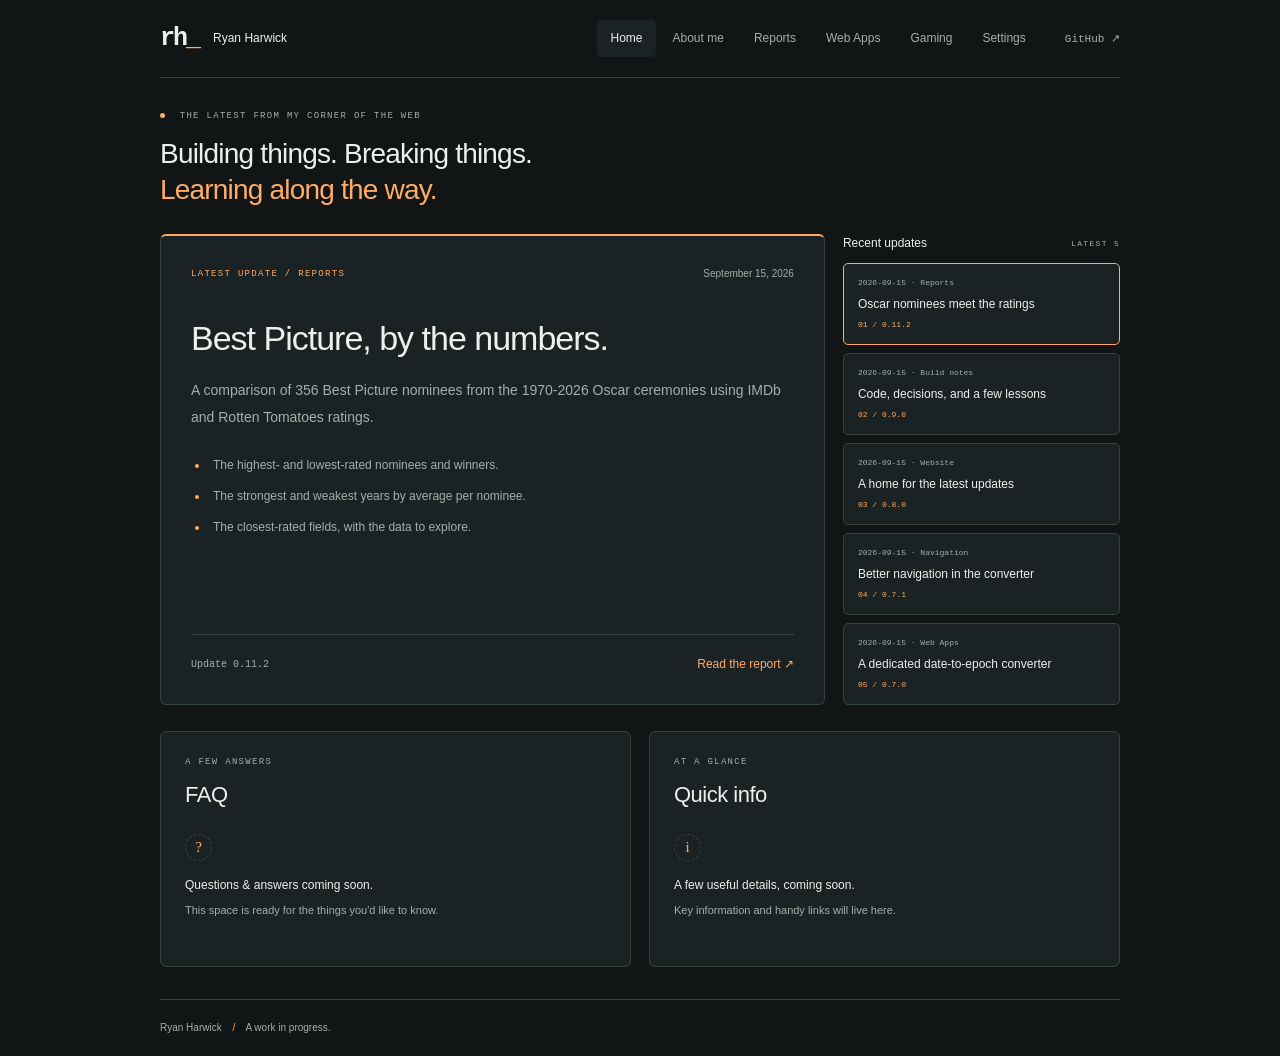
<file: index.html>
<!doctype html>
<html lang="en" data-theme="graphite">
<head>
  <meta charset="utf-8">
  <meta name="viewport" content="width=device-width, initial-scale=1">
  <meta name="description" content="About Ryan Harwick, statistical reports, web apps, and gaming.">
  <title>Ryan Harwick — Home</title>
  <script src="assets/site.js?v=0.9.4"></script>
  <script src="assets/home.js?v=0.11.2" defer></script>
  <link rel="stylesheet" href="assets/site.css?v=0.9.4">
</head>
<body>
  <a class="skip" href="#main">Skip to content</a>
  <div class="shell">
    <header class="header">
      <a class="brand" href="index.html" aria-label="Ryan Harwick, home"><span class="monogram" aria-hidden="true">rh<span>_</span></span><span>Ryan Harwick</span></a>
      <div class="navigation">
        <div class="tabs" role="tablist" aria-label="Site sections">
          <button id="home-tab" type="button" role="tab" aria-selected="true" aria-controls="home-panel" tabindex="0">Home</button>
          <button id="about-tab" type="button" role="tab" aria-selected="false" aria-controls="about-panel" tabindex="-1">About me</button>
          <button id="reports-tab" type="button" role="tab" aria-selected="false" aria-controls="reports-panel" tabindex="-1">Reports</button>
          <button id="web-apps-tab" type="button" role="tab" aria-selected="false" aria-controls="web-apps-panel" tabindex="-1">Web Apps</button>
          <button id="gaming-tab" type="button" role="tab" aria-selected="false" aria-controls="gaming-panel" tabindex="-1">Gaming</button>
          <button id="settings-tab" type="button" role="tab" aria-selected="false" aria-controls="settings-panel" tabindex="-1">Settings</button>
        </div>
        <a class="github" href="https://github.com/RDHarHar" target="_blank" rel="noopener">GitHub ↗</a>
      </div>
    </header>
    <main id="main">
      <section id="home-panel" role="tabpanel" aria-labelledby="home-tab" tabindex="0">
        <div class="home-heading"><p class="eyebrow"><span class="status-dot" aria-hidden="true"></span> The latest from my corner of the web</p><h1>Building things. Breaking things.<br><span>Learning along the way.</span></h1></div>
        <div class="home-updates">
          <article class="featured-update" aria-labelledby="update-title">
            <div class="update-meta"><span class="eyebrow" id="update-category">Latest update / Reports</span><time id="update-date" datetime="2026-09-15">September 15, 2026</time></div>
            <div id="update-content" aria-live="polite" aria-atomic="true"><h2 id="update-title">Best Picture, by the numbers.</h2><p id="update-summary">A comparison of 356 Best Picture nominees from the 1970-2026 Oscar ceremonies using IMDb and Rotten Tomatoes ratings.</p><ul id="update-details"><li>The highest- and lowest-rated nominees and winners.</li><li>The strongest and weakest years by average per nominee.</li><li>The closest-rated fields, with the data to explore.</li></ul></div>
            <div class="update-bottom"><span id="update-version">Update 0.11.2</span><a id="update-link" href="reports/oscar-best-picture.html">Read the report &#8599;</a></div>
          </article>
          <aside class="recent-updates" aria-labelledby="recent-heading"><div class="recent-heading"><h2 id="recent-heading">Recent updates</h2><span class="eyebrow">Latest 5</span></div><ol id="recent-update-list"></ol></aside>
        </div>
        <div class="home-info-grid">
          <section class="home-info" aria-labelledby="faq-heading"><p class="eyebrow">A few answers</p><h2 id="faq-heading">FAQ</h2><div class="home-placeholder"><span aria-hidden="true">?</span><p>Questions & answers coming soon.</p><p class="subtle">This space is ready for the things you'd like to know.</p></div></section>
          <section class="home-info" aria-labelledby="quick-info-heading"><p class="eyebrow">At a glance</p><h2 id="quick-info-heading">Quick info</h2><div class="home-placeholder"><span aria-hidden="true">i</span><p>A few useful details, coming soon.</p><p class="subtle">Key information and handy links will live here.</p></div></section>
        </div>
      </section>
      <section id="about-panel" role="tabpanel" aria-labelledby="about-tab" tabindex="0" hidden>
        <div class="hero">
          <p class="eyebrow"><span class="status-dot" aria-hidden="true"></span> A personal workspace</p>
          <h1 class="tagline">Building things. Breaking things.<br> <span>Learning along the way.</span></h1>
        </div>
        <section aria-labelledby="about-heading">
          <div class="section-heading"><h2 id="about-heading" class="eyebrow">01 / About me</h2><span class="subtle">The person behind the projects.</span></div>
          <div class="profile">
            <div class="portrait-placeholder"><svg viewBox="0 0 64 64" width="48" height="48" fill="none" stroke="currentColor" stroke-width="1.5" aria-hidden="true"><circle cx="32" cy="23" r="10"/><path d="M12 54c0-12 8-19 20-19s20 7 20 19"/></svg><span>Photo coming soon</span></div>
            <div class="bio-placeholder"><p class="eyebrow">Hello, I'm</p><h2>Ryan Harwick</h2><p class="placeholder-label">Biography coming soon</p><p>A little about my background, interests, and the things I enjoy working on will go here.</p></div>
          </div>
          <nav class="resume-links" aria-label="About me pages">
            <a href="about/job-history.html"><span><strong>Job history</strong><small>Roles, experience, and highlights</small></span><span aria-hidden="true">↗</span></a>
            <a href="about/education.html"><span><strong>Education</strong><small>Education and certifications</small></span><span aria-hidden="true">↗</span></a>
            <a href="about/skills.html"><span><strong>Skills</strong><small>Tools, strengths, and expertise</small></span><span aria-hidden="true">↗</span></a>
          </nav>
        </section>
        <section class="contact-section" aria-labelledby="contact-heading"><div><p class="eyebrow">Let's connect</p><h2 id="contact-heading">Contact me</h2></div><div><p>Contact details coming soon.</p><p class="subtle">A place for email and other ways to get in touch.</p></div></section>
      </section>
      <section id="reports-panel" role="tabpanel" aria-labelledby="reports-tab" tabindex="0" hidden>
        <div class="section-intro"><p class="eyebrow">02 / Reports</p><h1>Looking closer<br>at the <span>numbers.</span></h1><p class="intro">A home for statistical reports and analysis.</p></div>
        <a class="project-row" href="reports/oscar-best-picture.html"><div class="project-copy"><span class="category">MOVIES / DATA</span><h3>Best Picture, by the numbers</h3><p>356 nominees. The strongest years, the closest fields, and a few surprises.</p></div><span class="project-type">Read report</span><span class="project-arrow" aria-hidden="true">&#8599;</span></a>
      </section>
      <section id="web-apps-panel" role="tabpanel" aria-labelledby="web-apps-tab" tabindex="0" hidden>
        <div class="section-intro"><p class="eyebrow">03 / Web Apps</p><h1>Ideas you can<br><span>interact with.</span></h1><p class="intro">A space for useful tools and browser-based experiments.</p></div>
        <a class="project-row" href="web-apps/utc-converter.html"><span class="stream-icon" aria-hidden="true">↔</span><div class="project-copy"><span class="eyebrow category">Time tools</span><h3>UTC &amp; Epoch Converter</h3><p>Convert Unix timestamps, UTC, and your local time.</p></div><span class="project-type">LOCAL ↔ UTC</span><span class="project-arrow" aria-hidden="true">↗</span></a>
        <div class="next-note"><span aria-hidden="true">+</span><p>More tools and experiments to come.</p></div>
      </section>
      <section id="gaming-panel" role="tabpanel" aria-labelledby="gaming-tab" tabindex="0" hidden>
        <div class="section-intro"><p class="eyebrow">04 / Gaming</p><h1>A little room<br>to <span>play.</span></h1><p class="intro">Small games and side projects.</p></div>
        <a class="project-row" href="gaming/snake.html"><div class="project-copy"><span class="category">BROWSER GAME</span><h3>Snake</h3><p>A classic snack chase. Beat your best on a leaderboard saved in this browser.</p></div><span class="project-type">Play Snake</span><span class="project-arrow" aria-hidden="true">&#8599;</span></a>
      </section>
      <section id="settings-panel" role="tabpanel" aria-labelledby="settings-tab" tabindex="0" hidden>
        <div class="settings-heading"><p class="eyebrow">Make yourself at home</p><h1>A change of <span>scenery.</span></h1><p class="intro">Same workspace. Your colors.</p></div>
        <form id="theme-form">
          <fieldset aria-describedby="theme-help"><legend>Color theme</legend><p class="field-hint" id="theme-help">Choose a palette. Your preference is saved in this browser.</p>
            <div class="theme-grid">
              <label class="theme-choice" data-palette="graphite"><input type="radio" name="theme" value="graphite" checked><span class="theme-preview" aria-hidden="true"><span class="preview-nav"></span><span class="preview-line"></span><span class="preview-accent"></span><span class="preview-row"></span></span><span class="theme-caption"><span><strong>Graphite</strong><small>Charcoal & warm orange</small></span><span class="theme-check" aria-hidden="true">✓</span></span></label>
              <label class="theme-choice" data-palette="ocean"><input type="radio" name="theme" value="ocean"><span class="theme-preview" aria-hidden="true"><span class="preview-nav"></span><span class="preview-line"></span><span class="preview-accent"></span><span class="preview-row"></span></span><span class="theme-caption"><span><strong>Ocean</strong><small>Deep navy & clear blue</small></span><span class="theme-check" aria-hidden="true">✓</span></span></label>
              <label class="theme-choice" data-palette="violet"><input type="radio" name="theme" value="violet"><span class="theme-preview" aria-hidden="true"><span class="preview-nav"></span><span class="preview-line"></span><span class="preview-accent"></span><span class="preview-row"></span></span><span class="theme-caption"><span><strong>Violet</strong><small>Soft ink & lavender</small></span><span class="theme-check" aria-hidden="true">✓</span></span></label>
              <label class="theme-choice" data-palette="paper"><input type="radio" name="theme" value="paper"><span class="theme-preview" aria-hidden="true"><span class="preview-nav"></span><span class="preview-line"></span><span class="preview-accent"></span><span class="preview-row"></span></span><span class="theme-caption"><span><strong>Paper</strong><small>Warm white & forest green</small></span><span class="theme-check" aria-hidden="true">✓</span></span></label>
            </div>
          </fieldset>
          <div class="settings-bottom"><p id="theme-status" role="status" aria-live="polite">Graphite selected.</p><button class="reset" type="button" id="reset-theme">Reset to Graphite</button></div>
        </form>
      </section>
      <noscript><p class="no-script">Enable JavaScript to browse updates, switch sections, and choose color themes.</p></noscript>
    </main>
    <footer><span>Ryan Harwick <span class="footer-dot">/</span> A work in progress.</span></footer>
  </div>
</body>
</html>
</file>
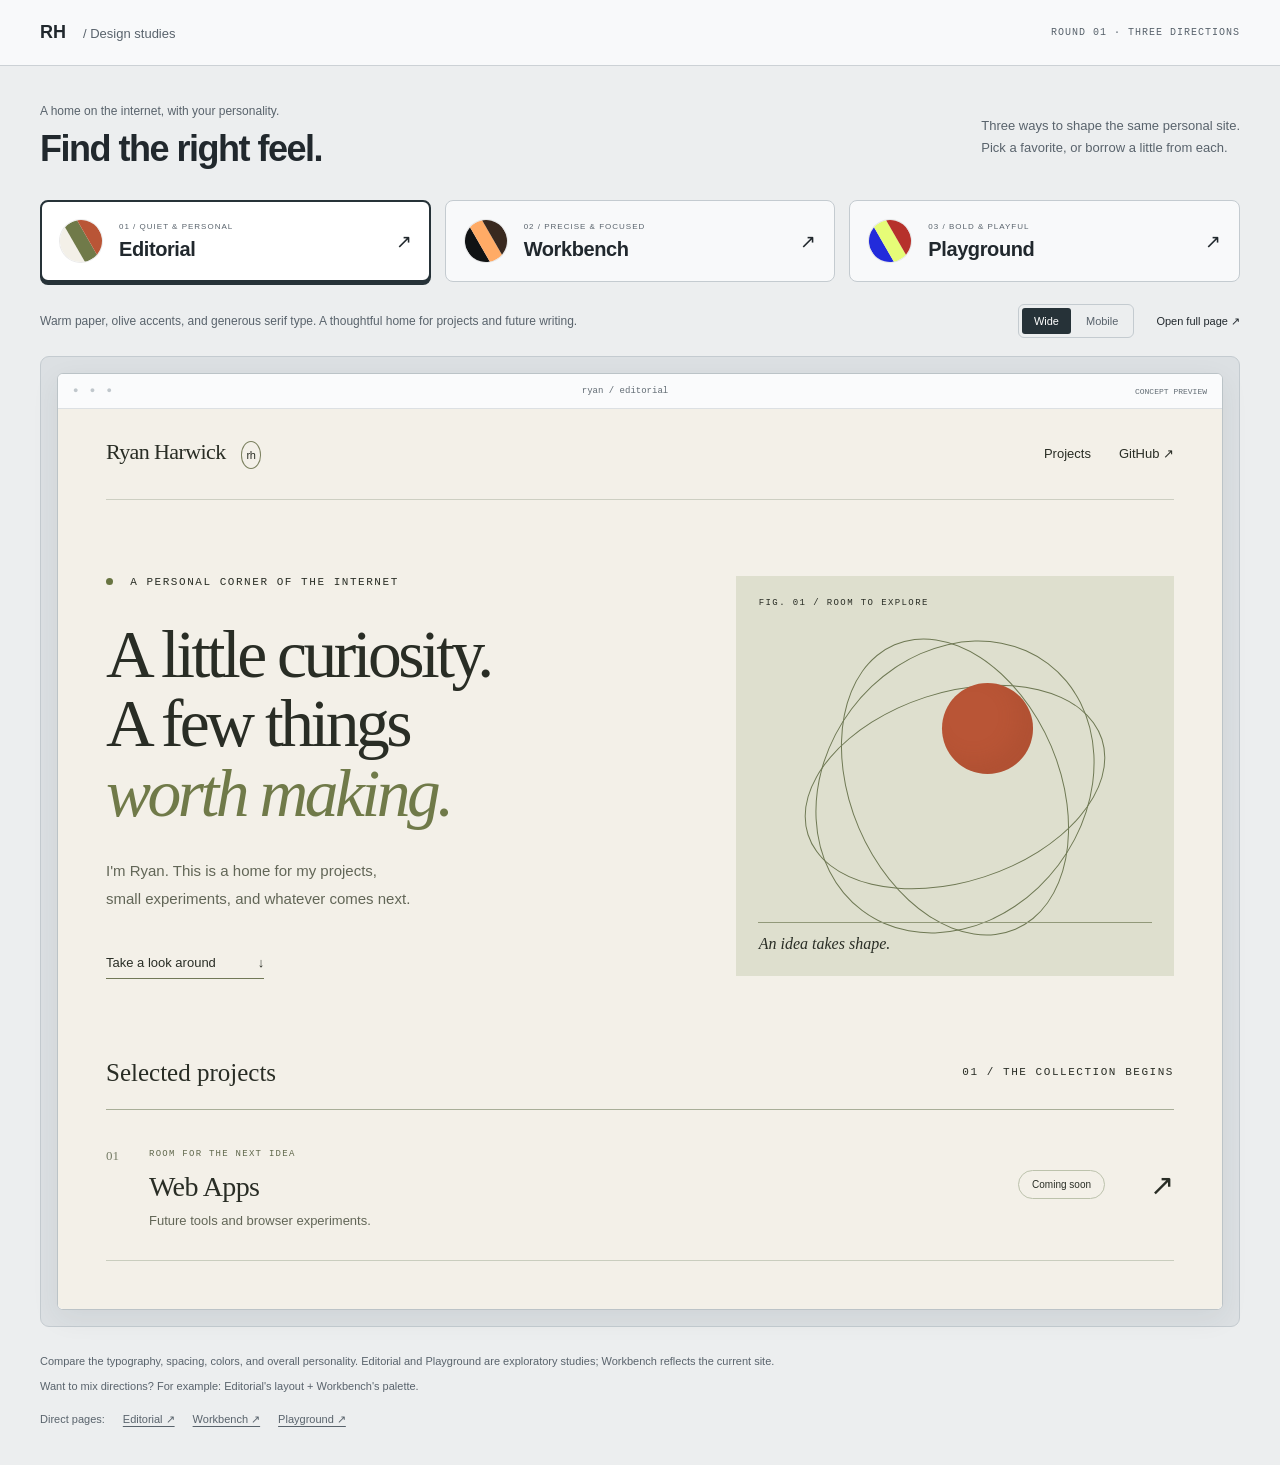
<file: concepts/index.html>
<!doctype html>
<html lang="en"><head><meta charset="utf-8"><meta name="viewport" content="width=device-width,initial-scale=1"><title>Style concepts — Ryan Harwick</title><link rel="stylesheet" href="gallery.css"><script src="gallery.js" defer></script></head>
<body><header class="gallery-header"><a href="../index.html" class="brand">RH <span>/ Design studies</span></a><span class="iteration">ROUND 01 · THREE DIRECTIONS</span></header>
<main><div class="intro"><div><p class="kicker">A home on the internet, with your personality.</p><h1>Find the right feel.</h1></div><p>Three ways to shape the same personal site.<br>Pick a favorite, or borrow a little from each.</p></div>
<nav class="choices" aria-label="Style directions"><a href="?style=editorial" data-style="editorial" aria-current="page"><span class="swatches editorial"><i></i><i></i><i></i></span><span><small>01 / QUIET & PERSONAL</small><strong>Editorial</strong></span><span class="choice-arrow">↗</span></a><a href="?style=workbench" data-style="workbench"><span class="swatches workbench"><i></i><i></i><i></i></span><span><small>02 / PRECISE & FOCUSED</small><strong>Workbench</strong></span><span class="choice-arrow">↗</span></a><a href="?style=playground" data-style="playground"><span class="swatches playground"><i></i><i></i><i></i></span><span><small>03 / BOLD & PLAYFUL</small><strong>Playground</strong></span><span class="choice-arrow">↗</span></a></nav>
<div class="preview-toolbar"><p id="description" aria-live="polite">Warm paper, olive accents, and generous serif type. A thoughtful home for projects and future writing.</p><div class="preview-actions"><div class="size-switch" role="group" aria-label="Preview width"><button type="button" data-size="desktop" aria-pressed="true">Wide</button><button type="button" data-size="mobile" aria-pressed="false">Mobile</button></div><a id="open-concept" href="editorial.html" target="_blank" rel="noopener">Open full page ↗</a></div></div>
<div class="preview-stage"><div class="browser-frame" id="browser-frame"><div class="browser-bar"><span class="browser-dots" aria-hidden="true">● ● ●</span><span id="preview-label">ryan / editorial</span><span>CONCEPT PREVIEW</span></div><iframe id="preview" src="editorial.html" title="Editorial homepage concept"></iframe></div></div>
<footer><p>Compare the typography, spacing, colors, and overall personality. Editorial and Playground are exploratory studies; Workbench reflects the current site.</p><p>Want to mix directions? For example: Editorial's layout + Workbench's palette.</p><div class="direct-links">Direct pages: <a href="editorial.html">Editorial ↗</a><a href="workbench.html">Workbench ↗</a><a href="playground.html">Playground ↗</a></div></footer></main></body></html>
</file>
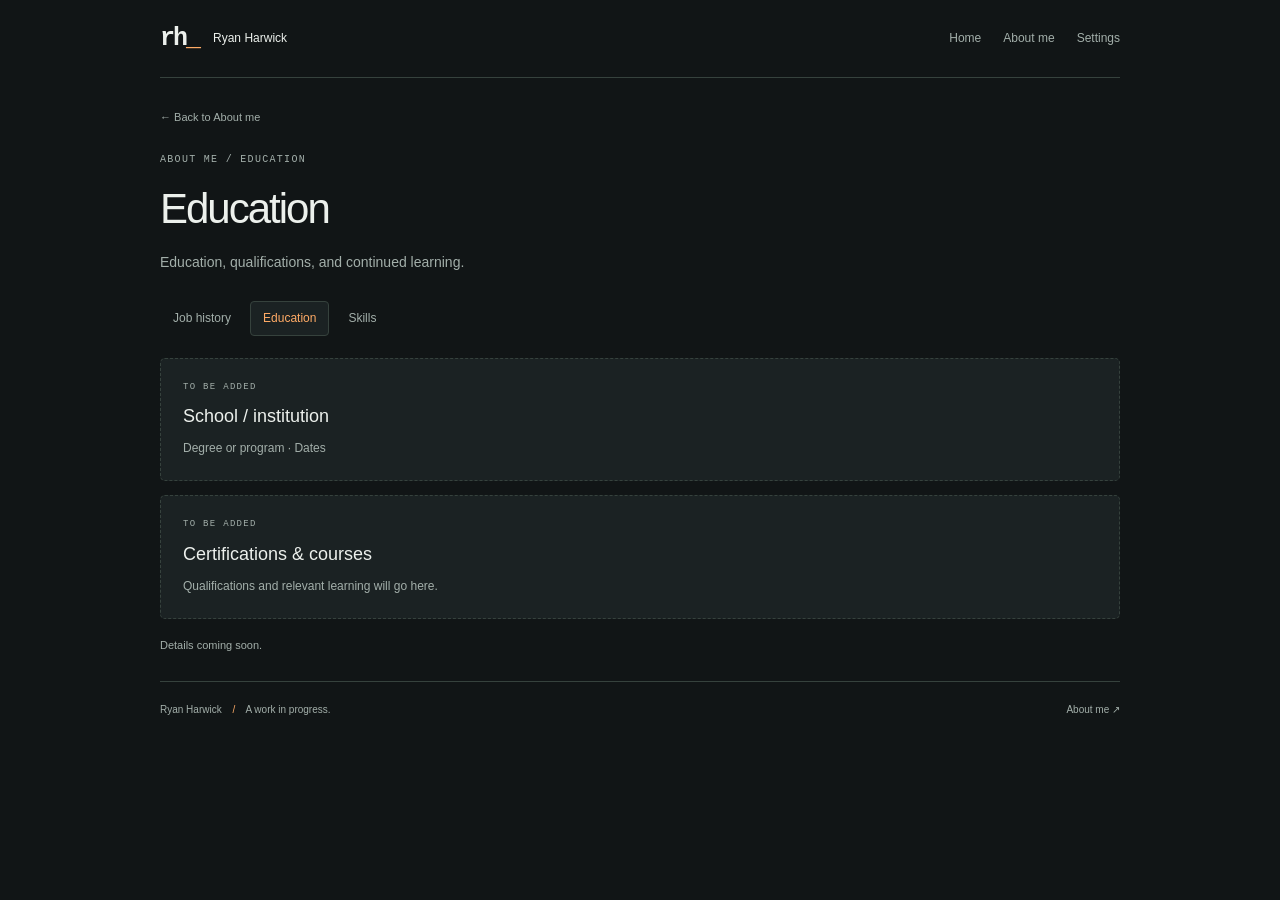
<file: about/education.html>
<!doctype html>
<html lang="en" data-theme="graphite">
<head>
  <meta charset="utf-8">
  <meta name="viewport" content="width=device-width, initial-scale=1">
  <title>Education — Ryan Harwick</title>
  <script src="../assets/site.js?v=0.9.4"></script>
  <link rel="stylesheet" href="../assets/site.css?v=0.9.4">
</head>
<body>
  <a class="skip" href="#main">Skip to content</a>
  <div class="shell">
    <header class="header"><a class="brand" href="../index.html#home"><span class="monogram" aria-hidden="true">rh<span>_</span></span><span>Ryan Harwick</span></a><nav class="page-nav" aria-label="Site navigation"><a href="../index.html#home">Home</a><a href="../index.html#about">About me</a><a href="../index.html#settings">Settings</a></nav></header>
    <main id="main" class="resume-page">
      <a class="back-link" href="../index.html#about">← Back to About me</a>
      <div class="section-intro"><p class="eyebrow">About me / Education</p><h1>Education</h1><p class="intro">Education, qualifications, and continued learning.</p></div>
      <nav class="resume-subnav" aria-label="Résumé pages"><a href="job-history.html">Job history</a><a href="education.html" aria-current="page">Education</a><a href="skills.html">Skills</a></nav>
      <div class="resume-content">
        <section class="resume-placeholder"><p class="eyebrow">To be added</p><h2>School / institution</h2><p>Degree or program · Dates</p></section>
        <section class="resume-placeholder"><p class="eyebrow">To be added</p><h2>Certifications & courses</h2><p>Qualifications and relevant learning will go here.</p></section>
      </div>
      <p class="placeholder-footnote">Details coming soon.</p>
    </main>
    <footer><span>Ryan Harwick <span class="footer-dot">/</span> A work in progress.</span><a href="../index.html#about">About me ↗</a></footer>
  </div>
</body>
</html>
</file>
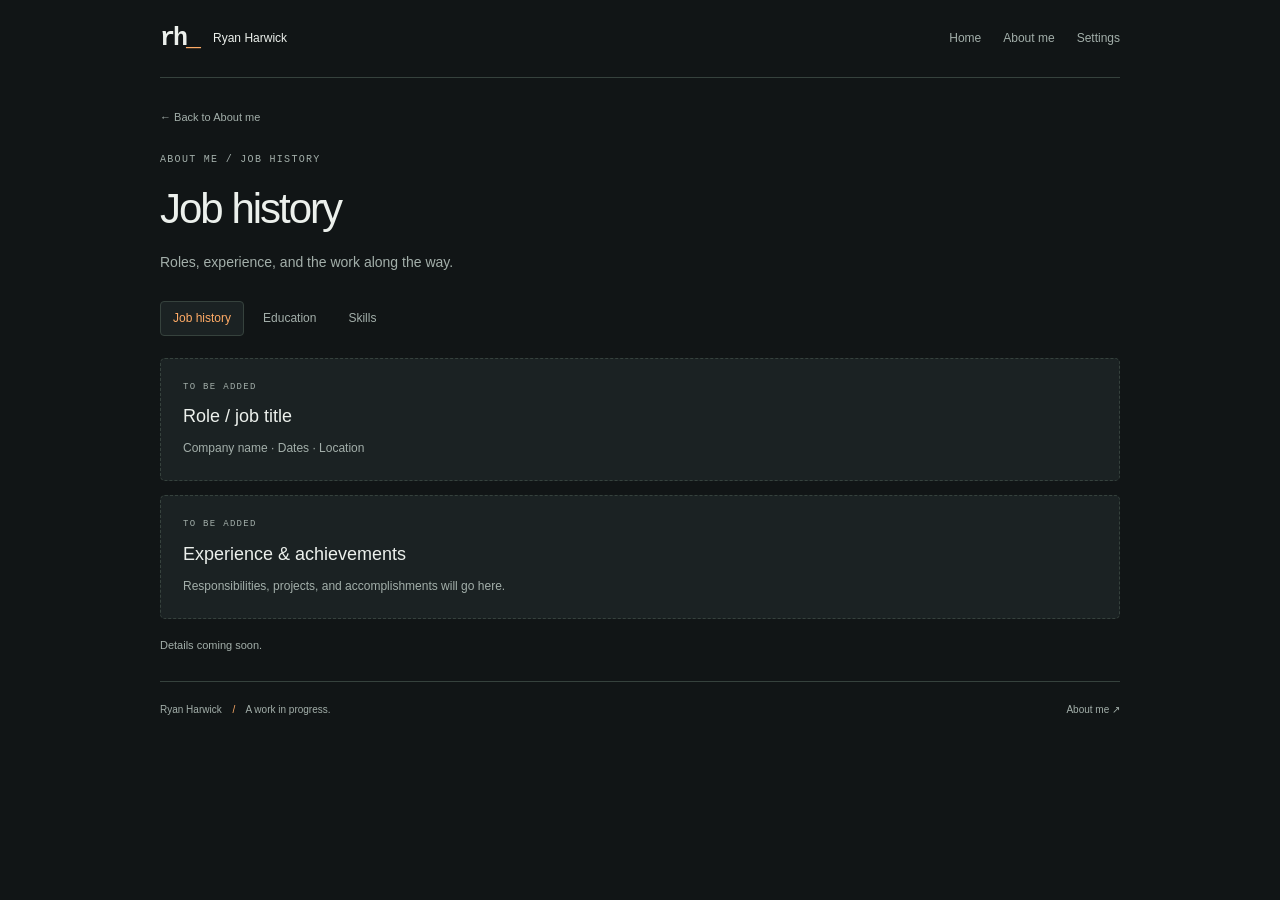
<file: about/job-history.html>
<!doctype html>
<html lang="en" data-theme="graphite">
<head>
  <meta charset="utf-8">
  <meta name="viewport" content="width=device-width, initial-scale=1">
  <title>Job history — Ryan Harwick</title>
  <script src="../assets/site.js?v=0.9.4"></script>
  <link rel="stylesheet" href="../assets/site.css?v=0.9.4">
</head>
<body>
  <a class="skip" href="#main">Skip to content</a>
  <div class="shell">
    <header class="header"><a class="brand" href="../index.html#home"><span class="monogram" aria-hidden="true">rh<span>_</span></span><span>Ryan Harwick</span></a><nav class="page-nav" aria-label="Site navigation"><a href="../index.html#home">Home</a><a href="../index.html#about">About me</a><a href="../index.html#settings">Settings</a></nav></header>
    <main id="main" class="resume-page">
      <a class="back-link" href="../index.html#about">← Back to About me</a>
      <div class="section-intro"><p class="eyebrow">About me / Job history</p><h1>Job history</h1><p class="intro">Roles, experience, and the work along the way.</p></div>
      <nav class="resume-subnav" aria-label="Résumé pages"><a href="job-history.html" aria-current="page">Job history</a><a href="education.html">Education</a><a href="skills.html">Skills</a></nav>
      <div class="resume-content">
        <section class="resume-placeholder"><p class="eyebrow">To be added</p><h2>Role / job title</h2><p>Company name · Dates · Location</p></section>
        <section class="resume-placeholder"><p class="eyebrow">To be added</p><h2>Experience & achievements</h2><p>Responsibilities, projects, and accomplishments will go here.</p></section>
      </div>
      <p class="placeholder-footnote">Details coming soon.</p>
    </main>
    <footer><span>Ryan Harwick <span class="footer-dot">/</span> A work in progress.</span><a href="../index.html#about">About me ↗</a></footer>
  </div>
</body>
</html>
</file>
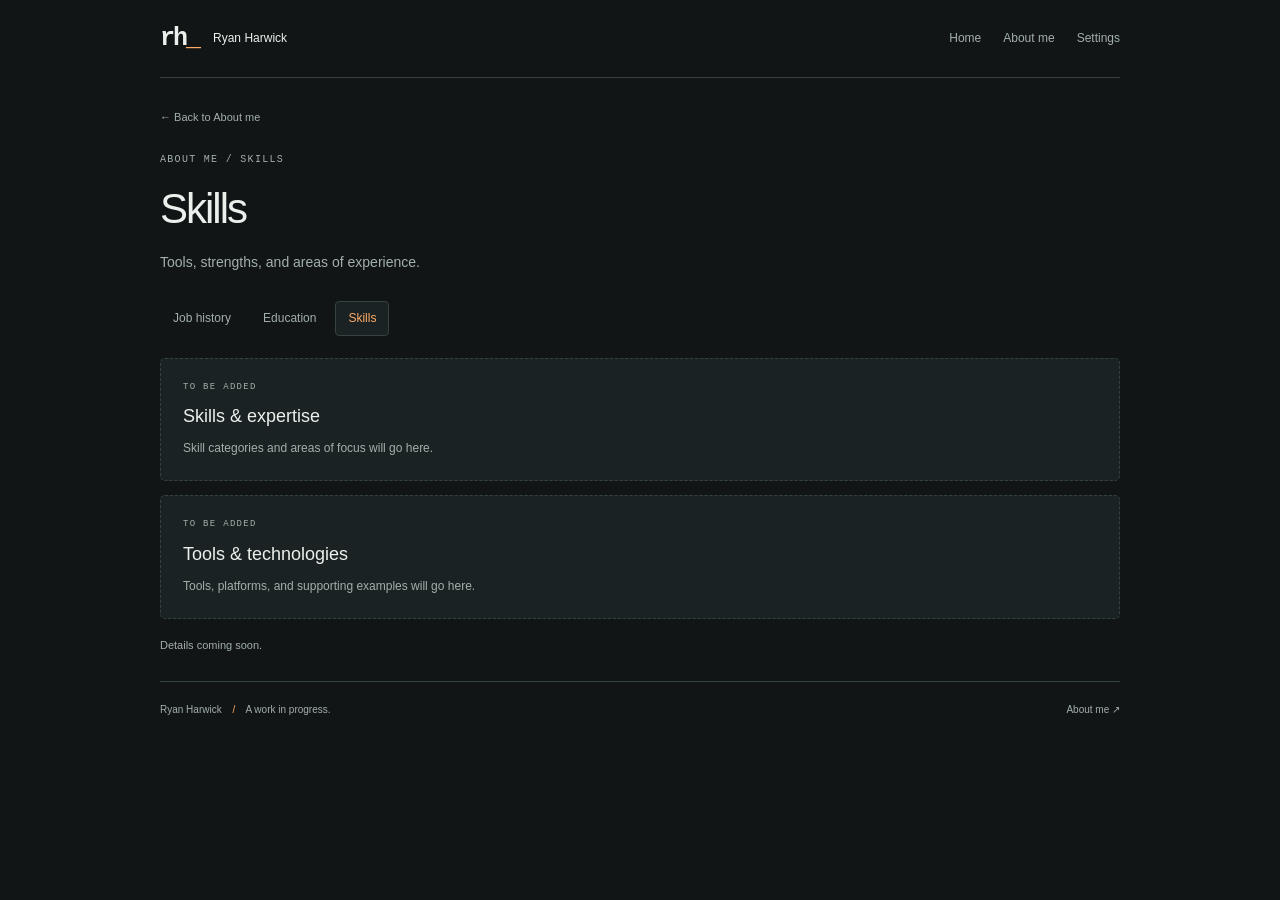
<file: about/skills.html>
<!doctype html>
<html lang="en" data-theme="graphite">
<head>
  <meta charset="utf-8">
  <meta name="viewport" content="width=device-width, initial-scale=1">
  <title>Skills — Ryan Harwick</title>
  <script src="../assets/site.js?v=0.9.4"></script>
  <link rel="stylesheet" href="../assets/site.css?v=0.9.4">
</head>
<body>
  <a class="skip" href="#main">Skip to content</a>
  <div class="shell">
    <header class="header"><a class="brand" href="../index.html#home"><span class="monogram" aria-hidden="true">rh<span>_</span></span><span>Ryan Harwick</span></a><nav class="page-nav" aria-label="Site navigation"><a href="../index.html#home">Home</a><a href="../index.html#about">About me</a><a href="../index.html#settings">Settings</a></nav></header>
    <main id="main" class="resume-page">
      <a class="back-link" href="../index.html#about">← Back to About me</a>
      <div class="section-intro"><p class="eyebrow">About me / Skills</p><h1>Skills</h1><p class="intro">Tools, strengths, and areas of experience.</p></div>
      <nav class="resume-subnav" aria-label="Résumé pages"><a href="job-history.html">Job history</a><a href="education.html">Education</a><a href="skills.html" aria-current="page">Skills</a></nav>
      <div class="resume-content">
        <section class="resume-placeholder"><p class="eyebrow">To be added</p><h2>Skills & expertise</h2><p>Skill categories and areas of focus will go here.</p></section>
        <section class="resume-placeholder"><p class="eyebrow">To be added</p><h2>Tools & technologies</h2><p>Tools, platforms, and supporting examples will go here.</p></section>
      </div>
      <p class="placeholder-footnote">Details coming soon.</p>
    </main>
    <footer><span>Ryan Harwick <span class="footer-dot">/</span> A work in progress.</span><a href="../index.html#about">About me ↗</a></footer>
  </div>
</body>
</html>
</file>
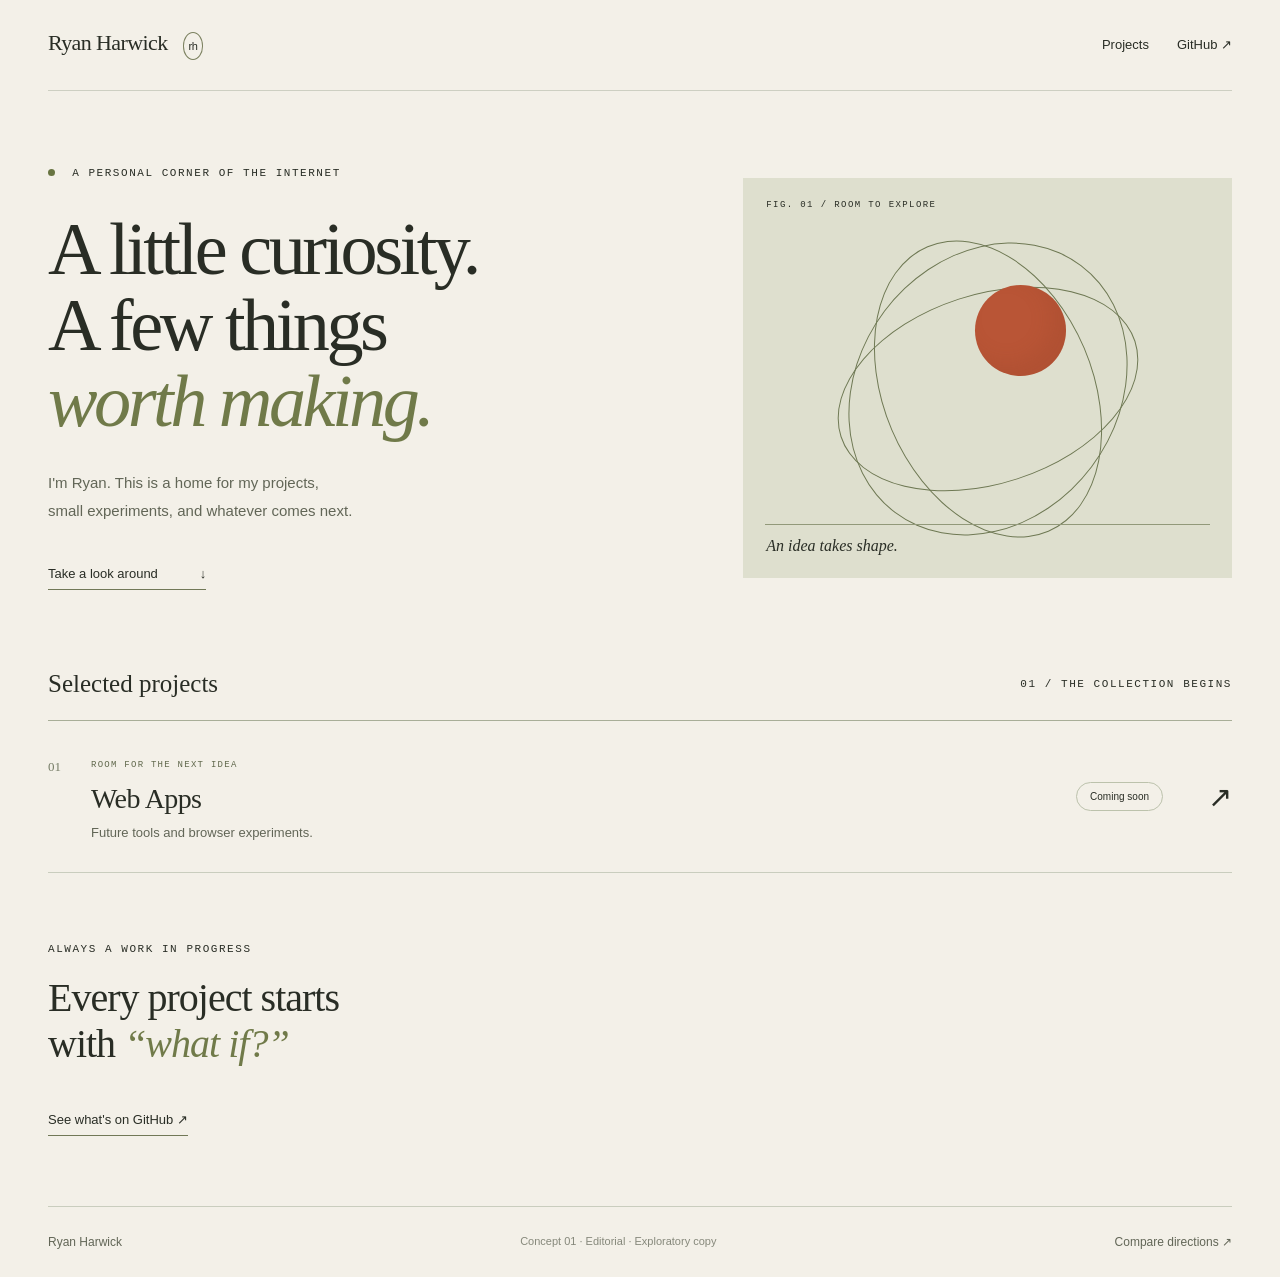
<file: concepts/editorial.html>
<!doctype html>
<html lang="en">
<head><meta charset="utf-8"><meta name="viewport" content="width=device-width,initial-scale=1"><title>Editorial — Ryan Harwick</title><link rel="stylesheet" href="base.css"><link rel="stylesheet" href="editorial.css"></head>
<body>
<a class="skip" href="#main">Skip to content</a>
<div class="wrap">
<header class="site-nav"><a class="wordmark" href="editorial.html">Ryan Harwick<span class="mark" aria-hidden="true">rh</span></a><nav class="nav-links" aria-label="Main navigation"><a href="#projects">Projects</a><a href="https://github.com/RDHarHar" target="_blank" rel="noopener">GitHub ↗</a></nav></header>
<main id="main">
<section class="hero" aria-labelledby="title">
<div class="intro"><div class="eyebrow"><span class="dot"></span> A personal corner of the internet</div><h1 id="title">A little curiosity.<br>A few things<br><em>worth making.</em></h1><p>I'm Ryan. This is a home for my projects,<br class="desktop-break"> small experiments, and whatever comes next.</p><a class="text-link" href="#projects">Take a look around <span>↓</span></a></div>
<div class="art" aria-hidden="true"><div class="art-label">FIG. 01 / ROOM TO EXPLORE</div><div class="orbit orbit-one"></div><div class="orbit orbit-two"></div><div class="orbit orbit-three"></div><div class="art-sun"></div><div class="art-ground"></div><div class="art-caption">An idea takes shape.</div></div>
</section>
<section id="projects" class="projects" aria-labelledby="projects-title"><div class="section-heading"><h2 id="projects-title">Selected projects</h2><span class="eyebrow">01 / The collection begins</span></div><a class="project" href="../index.html#web-apps" target="_top"><span class="project-number">01</span><div><span class="eyebrow project-type">Room for the next idea</span><h3>Web Apps</h3><p>Future tools and browser experiments.</p></div><span class="project-tag">Coming soon</span><span class="project-arrow" aria-hidden="true">↗</span></a></section>
<section class="closing"><span class="eyebrow">Always a work in progress</span><p>Every project starts<br>with <em>“what if?”</em></p><a class="text-link" href="https://github.com/RDHarHar" target="_blank" rel="noopener">See what's on GitHub ↗</a></section>
</main><footer class="site-footer"><span>Ryan Harwick</span><span class="concept-note">Concept 01 · Editorial · Exploratory copy</span><a href="index.html" target="_top">Compare directions ↗</a></footer>
</div></body></html>
</file>
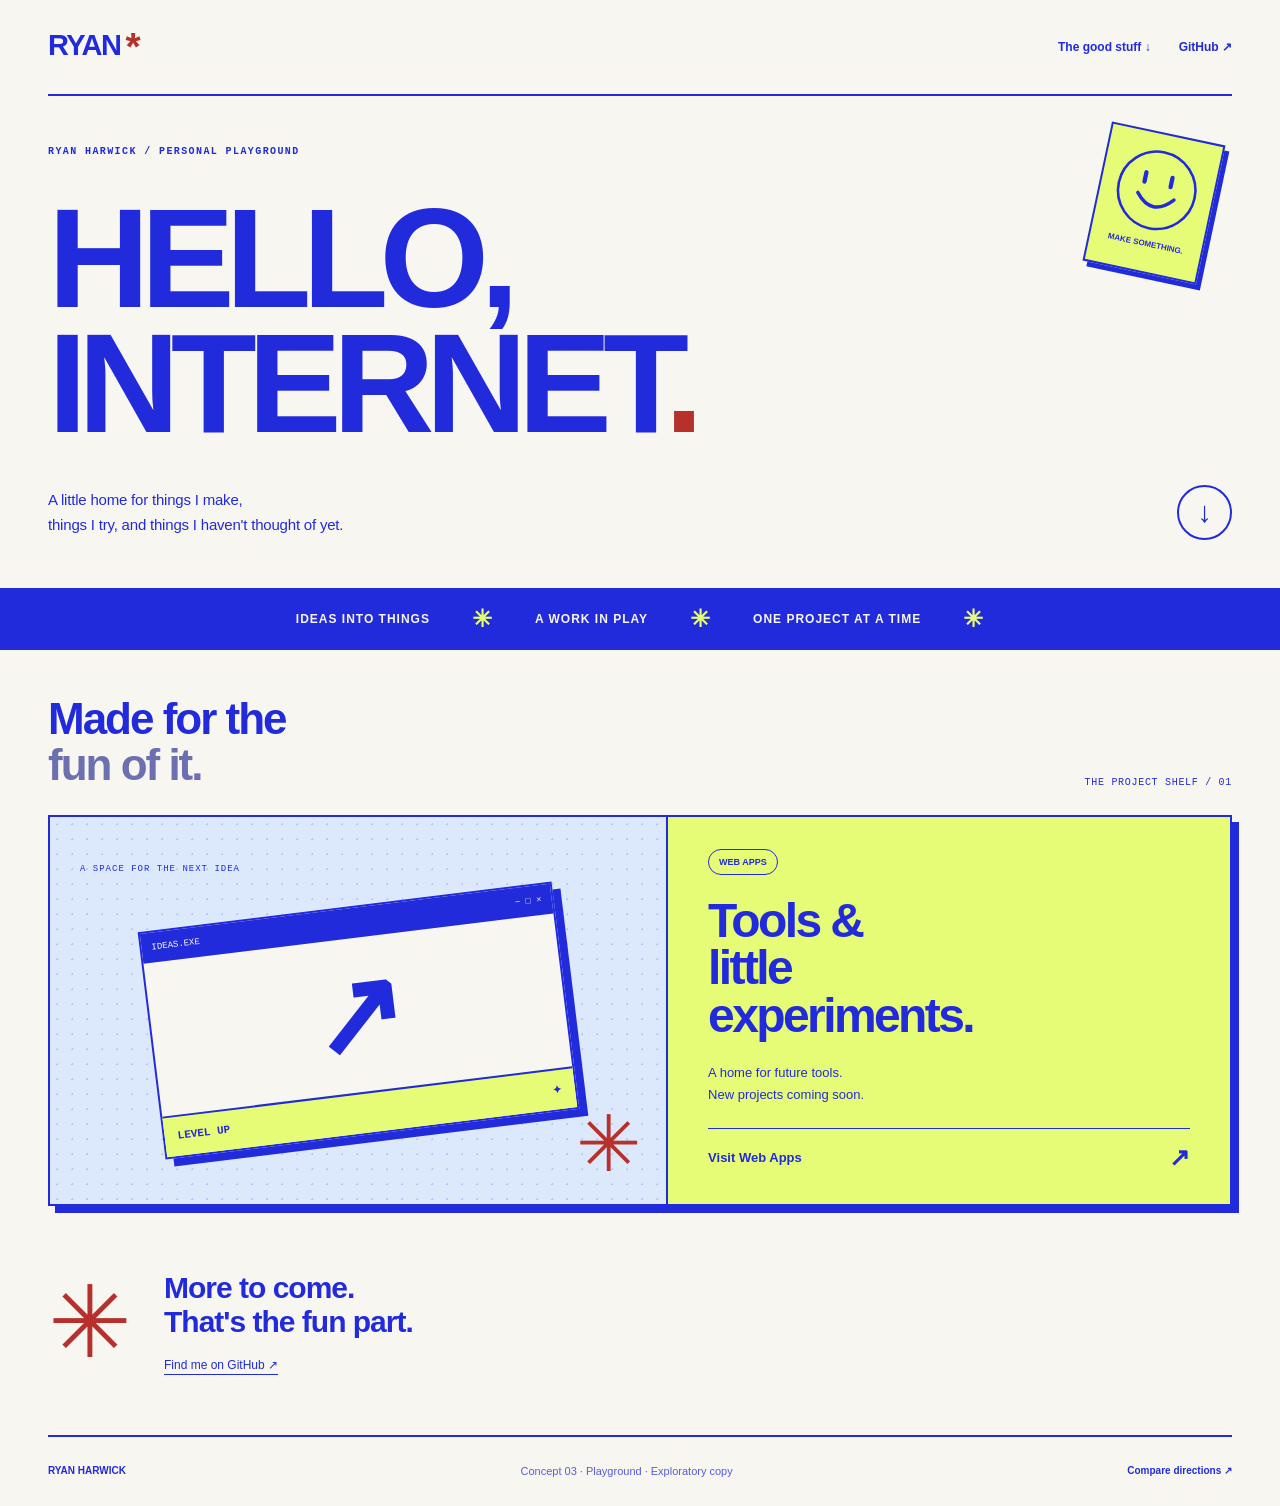
<file: concepts/playground.html>
<!doctype html>
<html lang="en">
<head><meta charset="utf-8"><meta name="viewport" content="width=device-width,initial-scale=1"><title>Playground — Ryan Harwick</title><link rel="stylesheet" href="base.css"><link rel="stylesheet" href="playground.css"></head>
<body><a class="skip" href="#main">Skip to content</a><div class="wrap"><header class="site-nav"><a class="wordmark" href="playground.html">RYAN<span class="brand-dot">*</span></a><nav class="nav-links" aria-label="Main navigation"><a href="#projects">The good stuff ↓</a><a href="https://github.com/RDHarHar" target="_blank" rel="noopener">GitHub ↗</a></nav></header>
<main id="main"><section class="hero"><div class="eyebrow">Ryan Harwick / Personal playground</div><h1>HELLO,<br>INTERNET<span class="period">.</span></h1><div class="hello-sticker" aria-hidden="true"><svg viewBox="0 0 100 100"><circle cx="50" cy="50" r="45" fill="none" stroke="currentColor" stroke-width="3"/><path d="M29 57 Q50 82 72 57" fill="none" stroke="currentColor" stroke-width="4" stroke-linecap="round"/><path d="M34 32v11M65 32v11" stroke="currentColor" stroke-width="5" stroke-linecap="round"/></svg><span>MAKE SOMETHING.</span></div><div class="hero-bottom"><p>A little home for things I make,<br>things I try, and things I haven't thought of yet.</p><a class="round-link" href="#projects" aria-label="Explore projects">↓</a></div></section></div>
<div class="ticker" aria-hidden="true"><span>IDEAS INTO THINGS</span><b>✳</b><span>A WORK IN PLAY</span><b>✳</b><span>ONE PROJECT AT A TIME</span><b>✳</b></div>
<div class="wrap"><section id="projects" class="projects" aria-labelledby="projects-title"><div class="section-heading"><h2 id="projects-title">Made for the<br><span>fun of it.</span></h2><span class="project-index">THE PROJECT SHELF / 01</span></div><a class="project" href="../index.html#web-apps" target="_top"><div class="project-visual" aria-hidden="true"><span class="mini-label">A SPACE FOR THE NEXT IDEA</span><div class="game-window"><div class="window-bar"><span>IDEAS.EXE</span><span>− □ ×</span></div><div class="sword">↗</div><div class="window-bottom"><span>LEVEL UP</span><span>✦</span></div></div><span class="little-star">✳</span></div><div class="project-info"><span class="pill">WEB APPS</span><h3>Tools &<br>little<br>experiments.</h3><p>A home for future tools.<br>New projects coming soon.</p><span class="open-project">Visit Web Apps <span>↗</span></span></div></a></section><section class="closing"><span class="asterisk" aria-hidden="true">✳</span><div><h2>More to come.<br>That's the fun part.</h2><a href="https://github.com/RDHarHar" target="_blank" rel="noopener">Find me on GitHub ↗</a></div></section><footer class="site-footer"><span>RYAN HARWICK</span><span class="concept-note">Concept 03 · Playground · Exploratory copy</span><a href="index.html" target="_top">Compare directions ↗</a></footer></div></body></html>
</file>
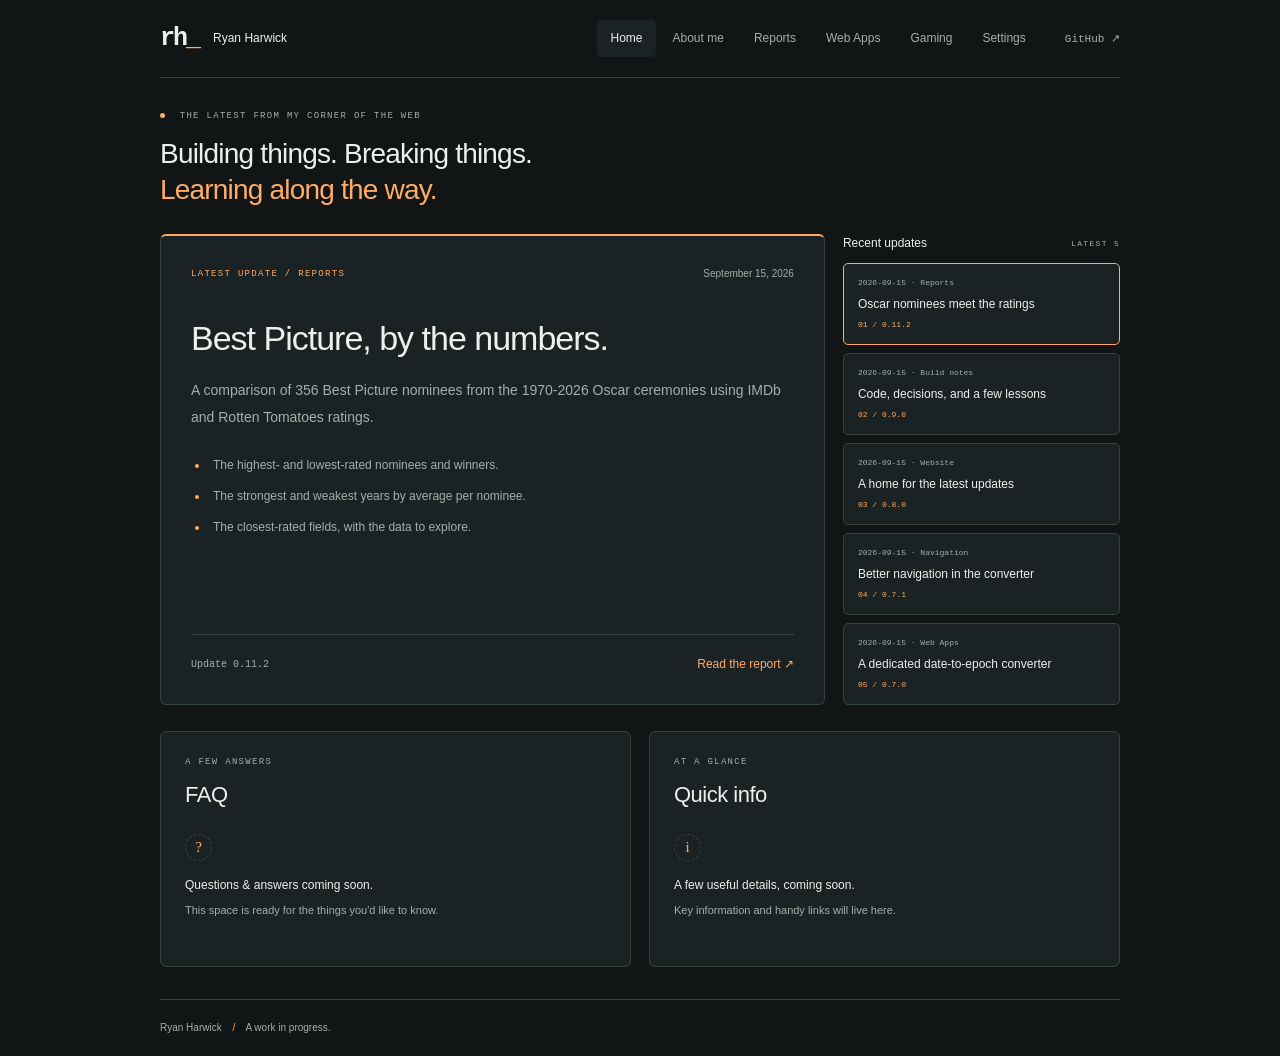
<file: concepts/workbench.html>
<!doctype html>
<html lang="en" data-theme="graphite">
<head>
  <meta charset="utf-8">
  <meta name="viewport" content="width=device-width, initial-scale=1">
  <meta name="description" content="About Ryan Harwick, statistical reports, web apps, and gaming.">
  <title>Ryan Harwick — Home</title>
  <script src="../assets/site.js?v=0.9.4"></script>
  <script src="../assets/home.js?v=0.11.2" defer></script>
  <link rel="stylesheet" href="../assets/site.css?v=0.9.4">
</head>
<body>
  <a class="skip" href="#main">Skip to content</a>
  <div class="shell">
    <header class="header">
      <a class="brand" href="../index.html" aria-label="Ryan Harwick, home"><span class="monogram" aria-hidden="true">rh<span>_</span></span><span>Ryan Harwick</span></a>
      <div class="navigation">
        <div class="tabs" role="tablist" aria-label="Site sections">
          <button id="home-tab" type="button" role="tab" aria-selected="true" aria-controls="home-panel" tabindex="0">Home</button>
          <button id="about-tab" type="button" role="tab" aria-selected="false" aria-controls="about-panel" tabindex="-1">About me</button>
          <button id="reports-tab" type="button" role="tab" aria-selected="false" aria-controls="reports-panel" tabindex="-1">Reports</button>
          <button id="web-apps-tab" type="button" role="tab" aria-selected="false" aria-controls="web-apps-panel" tabindex="-1">Web Apps</button>
          <button id="gaming-tab" type="button" role="tab" aria-selected="false" aria-controls="gaming-panel" tabindex="-1">Gaming</button>
          <button id="settings-tab" type="button" role="tab" aria-selected="false" aria-controls="settings-panel" tabindex="-1">Settings</button>
        </div>
        <a class="github" href="https://github.com/RDHarHar" target="_blank" rel="noopener">GitHub ↗</a>
      </div>
    </header>
    <main id="main">
      <section id="home-panel" role="tabpanel" aria-labelledby="home-tab" tabindex="0">
        <div class="home-heading"><p class="eyebrow"><span class="status-dot" aria-hidden="true"></span> The latest from my corner of the web</p><h1>Building things. Breaking things.<br><span>Learning along the way.</span></h1></div>
        <div class="home-updates">
          <article class="featured-update" aria-labelledby="update-title">
            <div class="update-meta"><span class="eyebrow" id="update-category">Latest update / Reports</span><time id="update-date" datetime="2026-09-15">September 15, 2026</time></div>
            <div id="update-content" aria-live="polite" aria-atomic="true"><h2 id="update-title">Best Picture, by the numbers.</h2><p id="update-summary">A comparison of 356 Best Picture nominees from the 1970-2026 Oscar ceremonies using IMDb and Rotten Tomatoes ratings.</p><ul id="update-details"><li>The highest- and lowest-rated nominees and winners.</li><li>The strongest and weakest years by average per nominee.</li><li>The closest-rated fields, with the data to explore.</li></ul></div>
            <div class="update-bottom"><span id="update-version">Update 0.11.2</span><a id="update-link" href="../reports/oscar-best-picture.html">Read the report &#8599;</a></div>
          </article>
          <aside class="recent-updates" aria-labelledby="recent-heading"><div class="recent-heading"><h2 id="recent-heading">Recent updates</h2><span class="eyebrow">Latest 5</span></div><ol id="recent-update-list"></ol></aside>
        </div>
        <div class="home-info-grid">
          <section class="home-info" aria-labelledby="faq-heading"><p class="eyebrow">A few answers</p><h2 id="faq-heading">FAQ</h2><div class="home-placeholder"><span aria-hidden="true">?</span><p>Questions & answers coming soon.</p><p class="subtle">This space is ready for the things you'd like to know.</p></div></section>
          <section class="home-info" aria-labelledby="quick-info-heading"><p class="eyebrow">At a glance</p><h2 id="quick-info-heading">Quick info</h2><div class="home-placeholder"><span aria-hidden="true">i</span><p>A few useful details, coming soon.</p><p class="subtle">Key information and handy links will live here.</p></div></section>
        </div>
      </section>
      <section id="about-panel" role="tabpanel" aria-labelledby="about-tab" tabindex="0" hidden>
        <div class="hero">
          <p class="eyebrow"><span class="status-dot" aria-hidden="true"></span> A personal workspace</p>
          <h1 class="tagline">Building things. Breaking things.<br> <span>Learning along the way.</span></h1>
        </div>
        <section aria-labelledby="about-heading">
          <div class="section-heading"><h2 id="about-heading" class="eyebrow">01 / About me</h2><span class="subtle">The person behind the projects.</span></div>
          <div class="profile">
            <div class="portrait-placeholder"><svg viewBox="0 0 64 64" width="48" height="48" fill="none" stroke="currentColor" stroke-width="1.5" aria-hidden="true"><circle cx="32" cy="23" r="10"/><path d="M12 54c0-12 8-19 20-19s20 7 20 19"/></svg><span>Photo coming soon</span></div>
            <div class="bio-placeholder"><p class="eyebrow">Hello, I'm</p><h2>Ryan Harwick</h2><p class="placeholder-label">Biography coming soon</p><p>A little about my background, interests, and the things I enjoy working on will go here.</p></div>
          </div>
          <nav class="resume-links" aria-label="About me pages">
            <a href="../about/job-history.html"><span><strong>Job history</strong><small>Roles, experience, and highlights</small></span><span aria-hidden="true">↗</span></a>
            <a href="../about/education.html"><span><strong>Education</strong><small>Education and certifications</small></span><span aria-hidden="true">↗</span></a>
            <a href="../about/skills.html"><span><strong>Skills</strong><small>Tools, strengths, and expertise</small></span><span aria-hidden="true">↗</span></a>
          </nav>
        </section>
        <section class="contact-section" aria-labelledby="contact-heading"><div><p class="eyebrow">Let's connect</p><h2 id="contact-heading">Contact me</h2></div><div><p>Contact details coming soon.</p><p class="subtle">A place for email and other ways to get in touch.</p></div></section>
      </section>
      <section id="reports-panel" role="tabpanel" aria-labelledby="reports-tab" tabindex="0" hidden>
        <div class="section-intro"><p class="eyebrow">02 / Reports</p><h1>Looking closer<br>at the <span>numbers.</span></h1><p class="intro">A home for statistical reports and analysis.</p></div>
        <a class="project-row" href="../reports/oscar-best-picture.html"><div class="project-copy"><span class="category">MOVIES / DATA</span><h3>Best Picture, by the numbers</h3><p>356 nominees. The strongest years, the closest fields, and a few surprises.</p></div><span class="project-type">Read report</span><span class="project-arrow" aria-hidden="true">&#8599;</span></a>
      </section>
      <section id="web-apps-panel" role="tabpanel" aria-labelledby="web-apps-tab" tabindex="0" hidden>
        <div class="section-intro"><p class="eyebrow">03 / Web Apps</p><h1>Ideas you can<br><span>interact with.</span></h1><p class="intro">A space for useful tools and browser-based experiments.</p></div>
        <a class="project-row" href="../web-apps/utc-converter.html"><span class="stream-icon" aria-hidden="true">↔</span><div class="project-copy"><span class="eyebrow category">Time tools</span><h3>UTC &amp; Epoch Converter</h3><p>Convert Unix timestamps, UTC, and your local time.</p></div><span class="project-type">LOCAL ↔ UTC</span><span class="project-arrow" aria-hidden="true">↗</span></a>
        <div class="next-note"><span aria-hidden="true">+</span><p>More tools and experiments to come.</p></div>
      </section>
      <section id="gaming-panel" role="tabpanel" aria-labelledby="gaming-tab" tabindex="0" hidden>
        <div class="section-intro"><p class="eyebrow">04 / Gaming</p><h1>A little room<br>to <span>play.</span></h1><p class="intro">Small games and side projects.</p></div>
        <a class="project-row" href="../gaming/snake.html"><div class="project-copy"><span class="category">BROWSER GAME</span><h3>Snake</h3><p>A classic snack chase. Beat your best on a leaderboard saved in this browser.</p></div><span class="project-type">Play Snake</span><span class="project-arrow" aria-hidden="true">&#8599;</span></a>
      </section>
      <section id="settings-panel" role="tabpanel" aria-labelledby="settings-tab" tabindex="0" hidden>
        <div class="settings-heading"><p class="eyebrow">Make yourself at home</p><h1>A change of <span>scenery.</span></h1><p class="intro">Same workspace. Your colors.</p></div>
        <form id="theme-form">
          <fieldset aria-describedby="theme-help"><legend>Color theme</legend><p class="field-hint" id="theme-help">Choose a palette. Your preference is saved in this browser.</p>
            <div class="theme-grid">
              <label class="theme-choice" data-palette="graphite"><input type="radio" name="theme" value="graphite" checked><span class="theme-preview" aria-hidden="true"><span class="preview-nav"></span><span class="preview-line"></span><span class="preview-accent"></span><span class="preview-row"></span></span><span class="theme-caption"><span><strong>Graphite</strong><small>Charcoal & warm orange</small></span><span class="theme-check" aria-hidden="true">✓</span></span></label>
              <label class="theme-choice" data-palette="ocean"><input type="radio" name="theme" value="ocean"><span class="theme-preview" aria-hidden="true"><span class="preview-nav"></span><span class="preview-line"></span><span class="preview-accent"></span><span class="preview-row"></span></span><span class="theme-caption"><span><strong>Ocean</strong><small>Deep navy & clear blue</small></span><span class="theme-check" aria-hidden="true">✓</span></span></label>
              <label class="theme-choice" data-palette="violet"><input type="radio" name="theme" value="violet"><span class="theme-preview" aria-hidden="true"><span class="preview-nav"></span><span class="preview-line"></span><span class="preview-accent"></span><span class="preview-row"></span></span><span class="theme-caption"><span><strong>Violet</strong><small>Soft ink & lavender</small></span><span class="theme-check" aria-hidden="true">✓</span></span></label>
              <label class="theme-choice" data-palette="paper"><input type="radio" name="theme" value="paper"><span class="theme-preview" aria-hidden="true"><span class="preview-nav"></span><span class="preview-line"></span><span class="preview-accent"></span><span class="preview-row"></span></span><span class="theme-caption"><span><strong>Paper</strong><small>Warm white & forest green</small></span><span class="theme-check" aria-hidden="true">✓</span></span></label>
            </div>
          </fieldset>
          <div class="settings-bottom"><p id="theme-status" role="status" aria-live="polite">Graphite selected.</p><button class="reset" type="button" id="reset-theme">Reset to Graphite</button></div>
        </form>
      </section>
      <noscript><p class="no-script">Enable JavaScript to browse updates, switch sections, and choose color themes.</p></noscript>
    </main>
    <footer><span>Ryan Harwick <span class="footer-dot">/</span> A work in progress.</span></footer>
  </div>
</body>
</html>
</file>
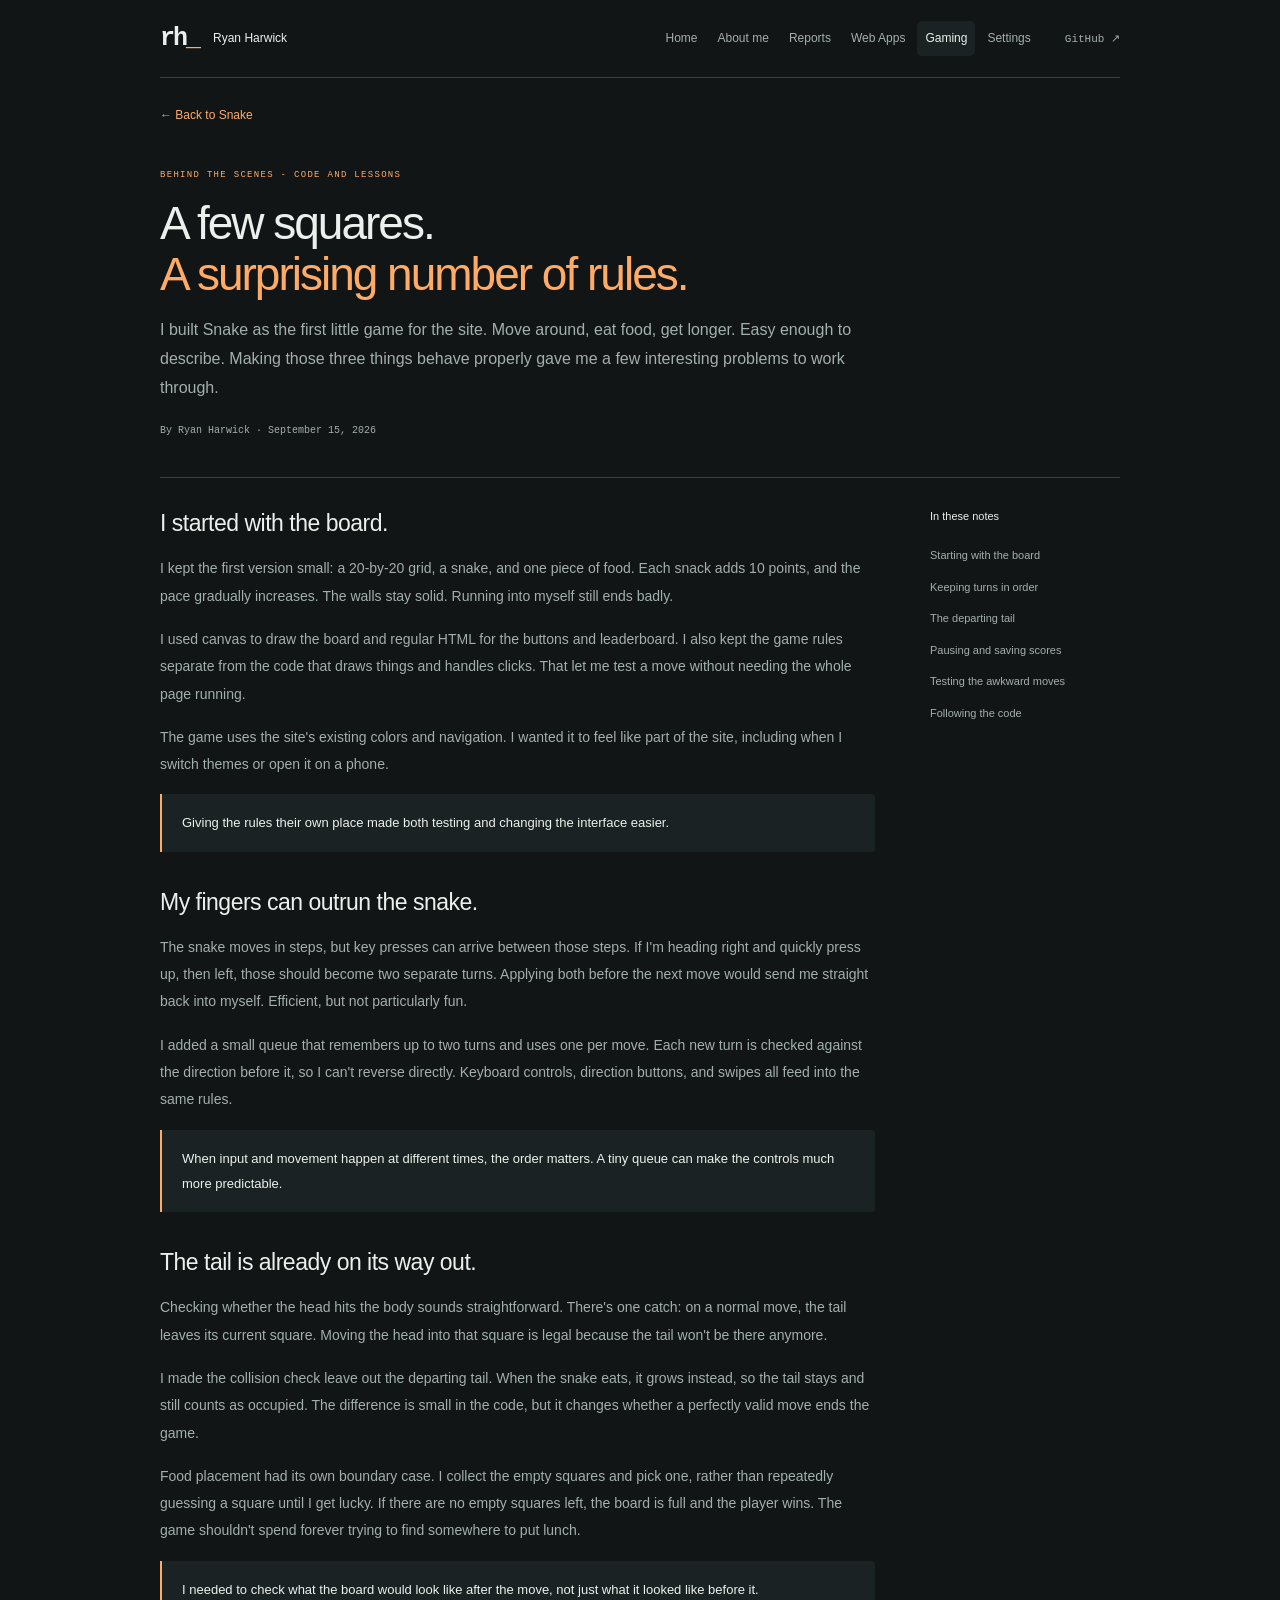
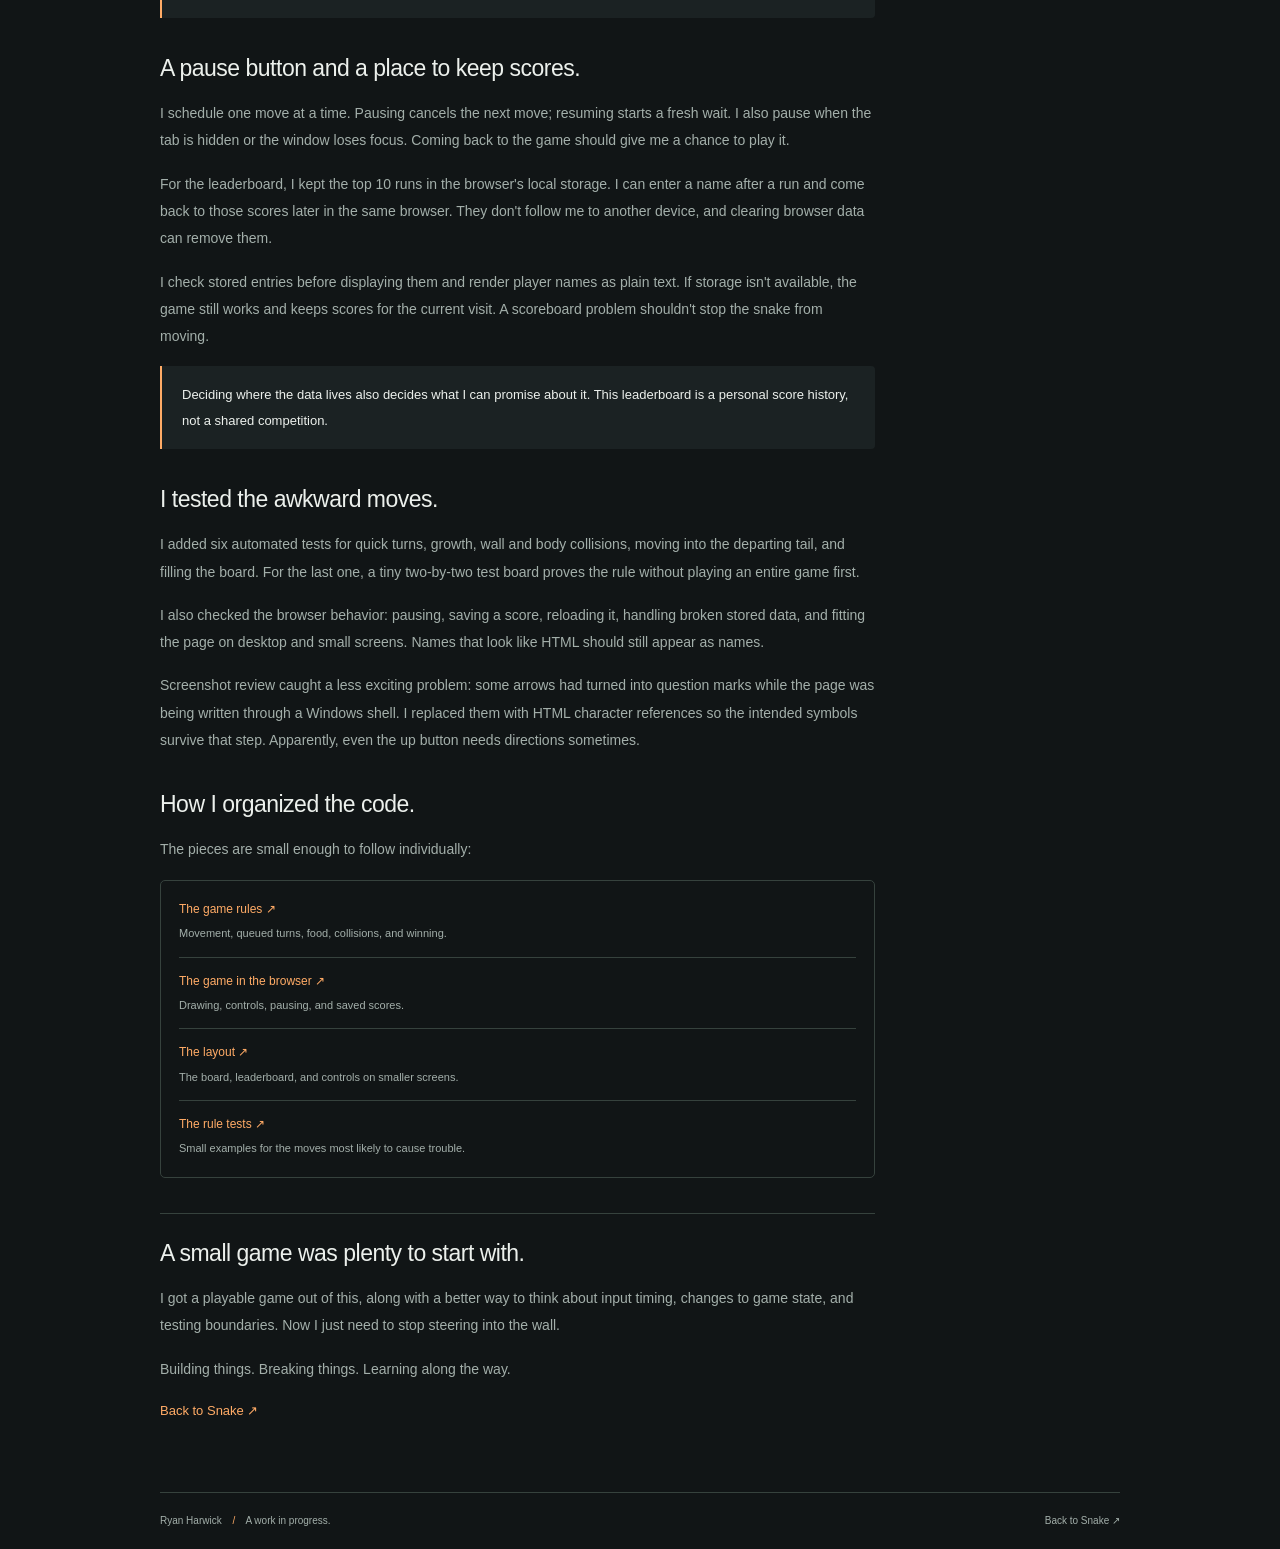
<file: gaming/snake-behind-the-scenes.html>
<!doctype html>
<html lang="en" data-theme="graphite">
<head>
  <meta charset="utf-8">
  <meta name="viewport" content="width=device-width, initial-scale=1">
  <meta name="description" content="How I built Snake, from quick turns and tail collisions to a local leaderboard, and what I learned along the way.">
  <title>Behind Snake - Code and lessons | Ryan Harwick</title>
  <script src="../assets/site.js?v=0.9.4"></script>
  <link rel="stylesheet" href="../assets/site.css?v=0.9.4">
  <link rel="stylesheet" href="../assets/snake.css?v=0.10.1">
  <link rel="stylesheet" href="../assets/build-notes.css?v=0.9.4">
</head>
<body>
  <a class="skip" href="#main">Skip to content</a>
  <div class="shell">
    <header class="header">
      <a class="brand" href="../index.html#home"><span class="monogram" aria-hidden="true">rh<span>_</span></span><span>Ryan Harwick</span></a>
      <div class="navigation">
        <nav class="section-links" aria-label="Site navigation">
          <a href="../index.html#home">Home</a><a href="../index.html#about">About me</a><a href="../index.html#reports">Reports</a><a href="../index.html#web-apps">Web Apps</a><a href="../index.html#gaming" aria-current="location">Gaming</a><a href="../index.html#settings">Settings</a>
        </nav>
        <a class="github" href="https://github.com/RDHarHar" target="_blank" rel="noopener">GitHub &#8599;</a>
      </div>
    </header>
    <main id="main" class="build-notes">
      <a class="back-link" href="snake.html">&larr; Back to Snake</a>
      <article>
        <header class="notes-header">
          <p class="eyebrow">Behind the scenes - Code and lessons</p>
          <h1>A few squares.<br><span>A surprising number of rules.</span></h1>
          <p class="deck">I built Snake as the first little game for the site. Move around, eat food, get longer. Easy enough to describe. Making those three things behave properly gave me a few interesting problems to work through.</p>
          <p class="notes-meta">By Ryan Harwick &middot; <time datetime="2026-09-15">September 15, 2026</time></p>
        </header>
        <div class="notes-layout">
          <div class="notes-copy">
            <section id="starting-point">
              <h2>I started with the board.</h2>
              <p>I kept the first version small: a 20-by-20 grid, a snake, and one piece of food. Each snack adds 10 points, and the pace gradually increases. The walls stay solid. Running into myself still ends badly.</p>
              <p>I used canvas to draw the board and regular HTML for the buttons and leaderboard. I also kept the game rules separate from the code that draws things and handles clicks. That let me test a move without needing the whole page running.</p>
              <p>The game uses the site's existing colors and navigation. I wanted it to feel like part of the site, including when I switch themes or open it on a phone.</p>
              <p class="lesson">Giving the rules their own place made both testing and changing the interface easier.</p>
            </section>
            <section id="turns">
              <h2>My fingers can outrun the snake.</h2>
              <p>The snake moves in steps, but key presses can arrive between those steps. If I'm heading right and quickly press up, then left, those should become two separate turns. Applying both before the next move would send me straight back into myself. Efficient, but not particularly fun.</p>
              <p>I added a small queue that remembers up to two turns and uses one per move. Each new turn is checked against the direction before it, so I can't reverse directly. Keyboard controls, direction buttons, and swipes all feed into the same rules.</p>
              <p class="lesson">When input and movement happen at different times, the order matters. A tiny queue can make the controls much more predictable.</p>
            </section>
            <section id="tail">
              <h2>The tail is already on its way out.</h2>
              <p>Checking whether the head hits the body sounds straightforward. There's one catch: on a normal move, the tail leaves its current square. Moving the head into that square is legal because the tail won't be there anymore.</p>
              <p>I made the collision check leave out the departing tail. When the snake eats, it grows instead, so the tail stays and still counts as occupied. The difference is small in the code, but it changes whether a perfectly valid move ends the game.</p>
              <p>Food placement had its own boundary case. I collect the empty squares and pick one, rather than repeatedly guessing a square until I get lucky. If there are no empty squares left, the board is full and the player wins. The game shouldn't spend forever trying to find somewhere to put lunch.</p>
              <p class="lesson">I needed to check what the board would look like after the move, not just what it looked like before it.</p>
            </section>
            <section id="pause-and-scores">
              <h2>A pause button and a place to keep scores.</h2>
              <p>I schedule one move at a time. Pausing cancels the next move; resuming starts a fresh wait. I also pause when the tab is hidden or the window loses focus. Coming back to the game should give me a chance to play it.</p>
              <p>For the leaderboard, I kept the top 10 runs in the browser's local storage. I can enter a name after a run and come back to those scores later in the same browser. They don't follow me to another device, and clearing browser data can remove them.</p>
              <p>I check stored entries before displaying them and render player names as plain text. If storage isn't available, the game still works and keeps scores for the current visit. A scoreboard problem shouldn't stop the snake from moving.</p>
              <p class="lesson">Deciding where the data lives also decides what I can promise about it. This leaderboard is a personal score history, not a shared competition.</p>
            </section>
            <section id="testing">
              <h2>I tested the awkward moves.</h2>
              <p>I added six automated tests for quick turns, growth, wall and body collisions, moving into the departing tail, and filling the board. For the last one, a tiny two-by-two test board proves the rule without playing an entire game first.</p>
              <p>I also checked the browser behavior: pausing, saving a score, reloading it, handling broken stored data, and fitting the page on desktop and small screens. Names that look like HTML should still appear as names.</p>
              <p>Screenshot review caught a less exciting problem: some arrows had turned into question marks while the page was being written through a Windows shell. I replaced them with HTML character references so the intended symbols survive that step. Apparently, even the up button needs directions sometimes.</p>
            </section>
            <section id="code">
              <h2>How I organized the code.</h2>
              <p>The pieces are small enough to follow individually:</p>
              <div class="code-map">
                <a href="../assets/snake-core.js?v=0.10.0" target="_blank" rel="noopener">The game rules &#8599;<small>Movement, queued turns, food, collisions, and winning.</small></a>
                <a href="../assets/snake.js?v=0.10.0" target="_blank" rel="noopener">The game in the browser &#8599;<small>Drawing, controls, pausing, and saved scores.</small></a>
                <a href="../assets/snake.css?v=0.10.1" target="_blank" rel="noopener">The layout &#8599;<small>The board, leaderboard, and controls on smaller screens.</small></a>
                <a href="../tests/snake.test.cjs" target="_blank" rel="noopener">The rule tests &#8599;<small>Small examples for the moves most likely to cause trouble.</small></a>
              </div>
            </section>
            <section class="notes-closing">
              <h2>A small game was plenty to start with.</h2>
              <p>I got a playable game out of this, along with a better way to think about input timing, changes to game state, and testing boundaries. Now I just need to stop steering into the wall.</p>
              <p>Building things. Breaking things. Learning along the way.</p>
              <a href="snake.html">Back to Snake &#8599;</a>
            </section>
          </div>
          <aside class="notes-toc"><h2>In these notes</h2><nav aria-label="Article sections"><a href="#starting-point">Starting with the board</a><a href="#turns">Keeping turns in order</a><a href="#tail">The departing tail</a><a href="#pause-and-scores">Pausing and saving scores</a><a href="#testing">Testing the awkward moves</a><a href="#code">Following the code</a></nav></aside>
        </div>
      </article>
    </main>
    <footer><span>Ryan Harwick <span class="footer-dot">/</span> A work in progress.</span><a href="snake.html">Back to Snake &#8599;</a></footer>
  </div>
</body>
</html>
</file>
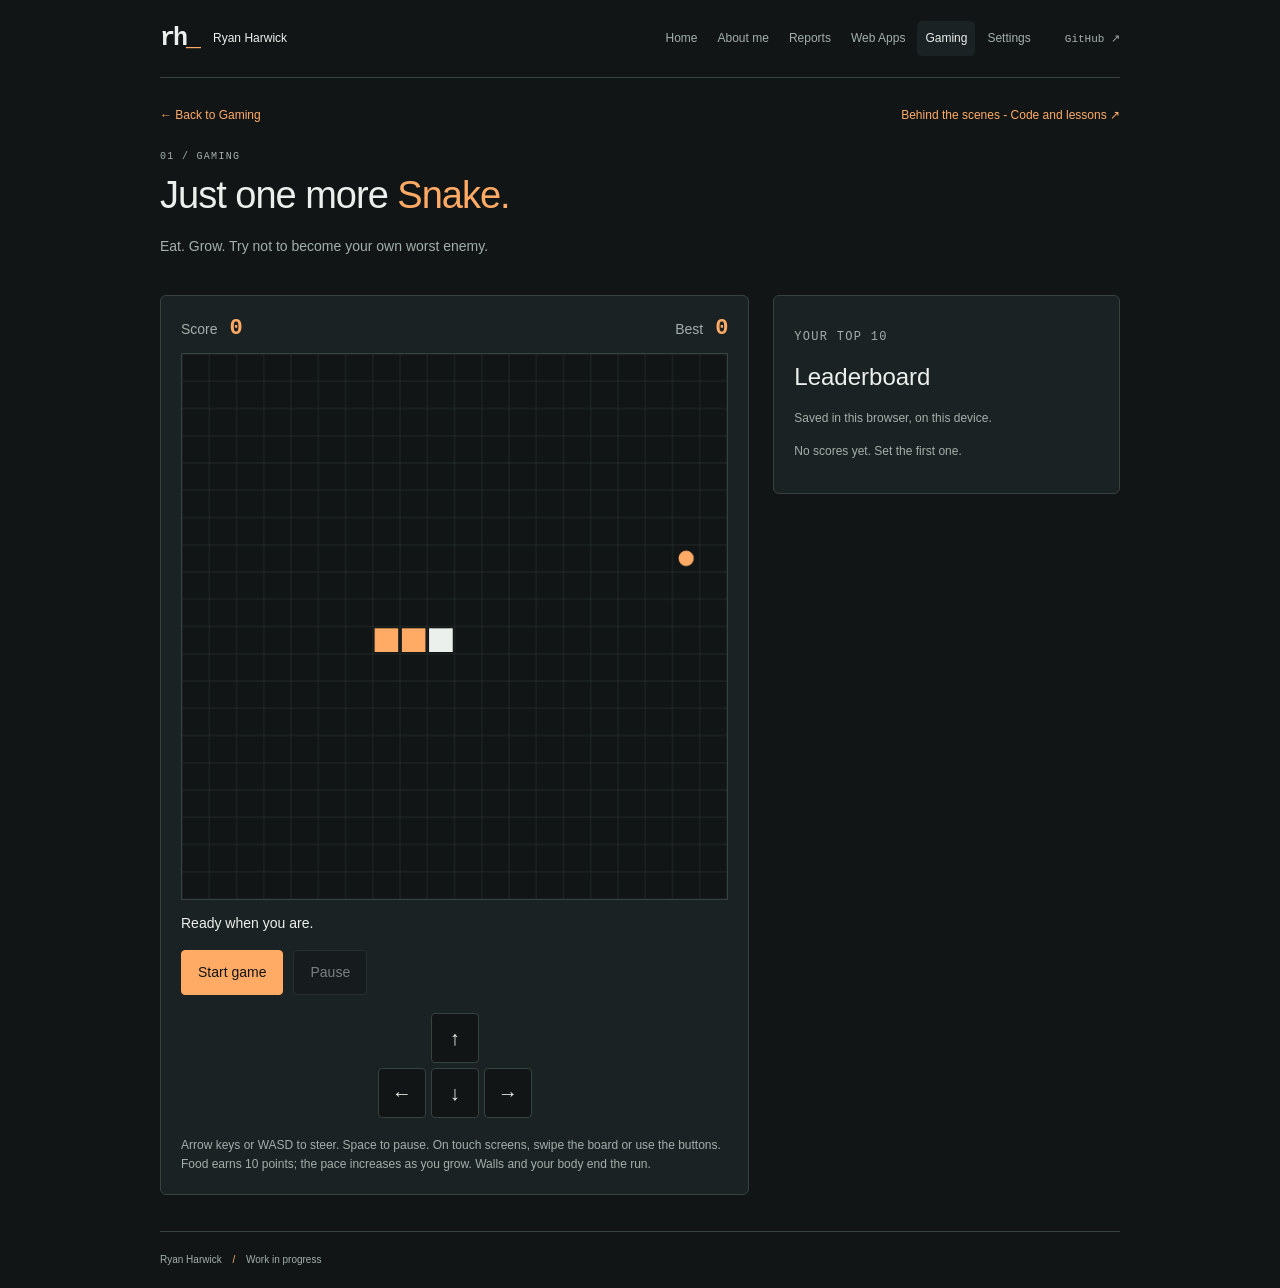
<file: gaming/snake.html>
<!doctype html>
<html lang="en" data-theme="graphite">
<head>
<meta charset="utf-8"><meta name="viewport" content="width=device-width, initial-scale=1">
<meta name="description" content="A small classic Snake game with a leaderboard saved in your browser.">
<title>Snake &mdash; Ryan Harwick</title>
<script src="../assets/site.js?v=0.9.4"></script>
<link rel="stylesheet" href="../assets/site.css?v=0.9.4">
<link rel="stylesheet" href="../assets/snake.css?v=0.10.1">
<script src="../assets/snake-core.js?v=0.10.0" defer></script>
<script src="../assets/snake.js?v=0.10.0" defer></script>
</head><body><a class="skip" href="#main">Skip to content</a><div class="shell">
    <header class="header">
      <a class="brand" href="../index.html#home"><span class="monogram" aria-hidden="true">rh<span>_</span></span><span>Ryan Harwick</span></a>
      <div class="navigation">
        <nav class="section-links" aria-label="Site navigation">
          <a href="../index.html#home">Home</a>
          <a href="../index.html#about">About me</a>
          <a href="../index.html#reports">Reports</a>
          <a href="../index.html#web-apps">Web Apps</a>
          <a href="../index.html#gaming" aria-current="location">Gaming</a>
          <a href="../index.html#settings">Settings</a>
        </nav>
        <a class="github" href="https://github.com/RDHarHar" target="_blank" rel="noopener">GitHub ↗</a>
      </div>
    </header>

<main id="main">
<div class="snake-heading"><div class="snake-links"><a href="../index.html#gaming">&larr; Back to Gaming</a><a class="behind-link" href="snake-behind-the-scenes.html">Behind the scenes - Code and lessons &#8599;</a></div><p class="eyebrow">01 / Gaming</p><h1>Just one more <span>Snake.</span></h1><p>Eat. Grow. Try not to become your own worst enemy.</p></div>
<div class="snake-layout">
<section class="play-panel" aria-label="Snake game">
<div class="scorebar"><span>Score <strong id="score">0</strong></span><span>Best <strong id="best">0</strong></span></div>
<canvas id="board" width="600" height="600" tabindex="0" role="img" aria-label="Snake board. Use arrow keys or WASD to steer." aria-describedby="instructions">Snake requires a browser that supports canvas.</canvas>
<p id="game-status" role="status">Ready when you are.</p>
<div class="game-actions"><button id="start" type="button">Start game</button><button id="pause" type="button" disabled>Pause</button></div>
<div class="dpad" role="group" aria-label="Direction controls"><button data-direction="up" aria-label="Up">&uarr;</button><button data-direction="left" aria-label="Left">&larr;</button><button data-direction="down" aria-label="Down">&darr;</button><button data-direction="right" aria-label="Right">&rarr;</button></div>
<p id="instructions">Arrow keys or WASD to steer. Space to pause. On touch screens, swipe the board or use the buttons. Food earns 10 points; the pace increases as you grow. Walls and your body end the run.</p>
<noscript>Enable JavaScript to play Snake and save scores.</noscript>
</section>
<aside class="leaderboard" aria-labelledby="leaderboard-heading"><p class="eyebrow">Your top 10</p><h2 id="leaderboard-heading">Leaderboard</h2><p>Saved in this browser, on this device.</p>
<form id="score-form" hidden><label for="player">Name for this run</label><input id="player" maxlength="20" placeholder="Player" autocomplete="nickname"><button type="submit">Save score</button></form>
<p id="save-status" role="status"></p><ol id="scores"></ol><p id="empty-scores">No scores yet. Set the first one.</p>
</aside></div>
</main><footer><span>Ryan Harwick <span class="footer-dot">/</span> Work in progress</span></footer></div></body></html>
</file>
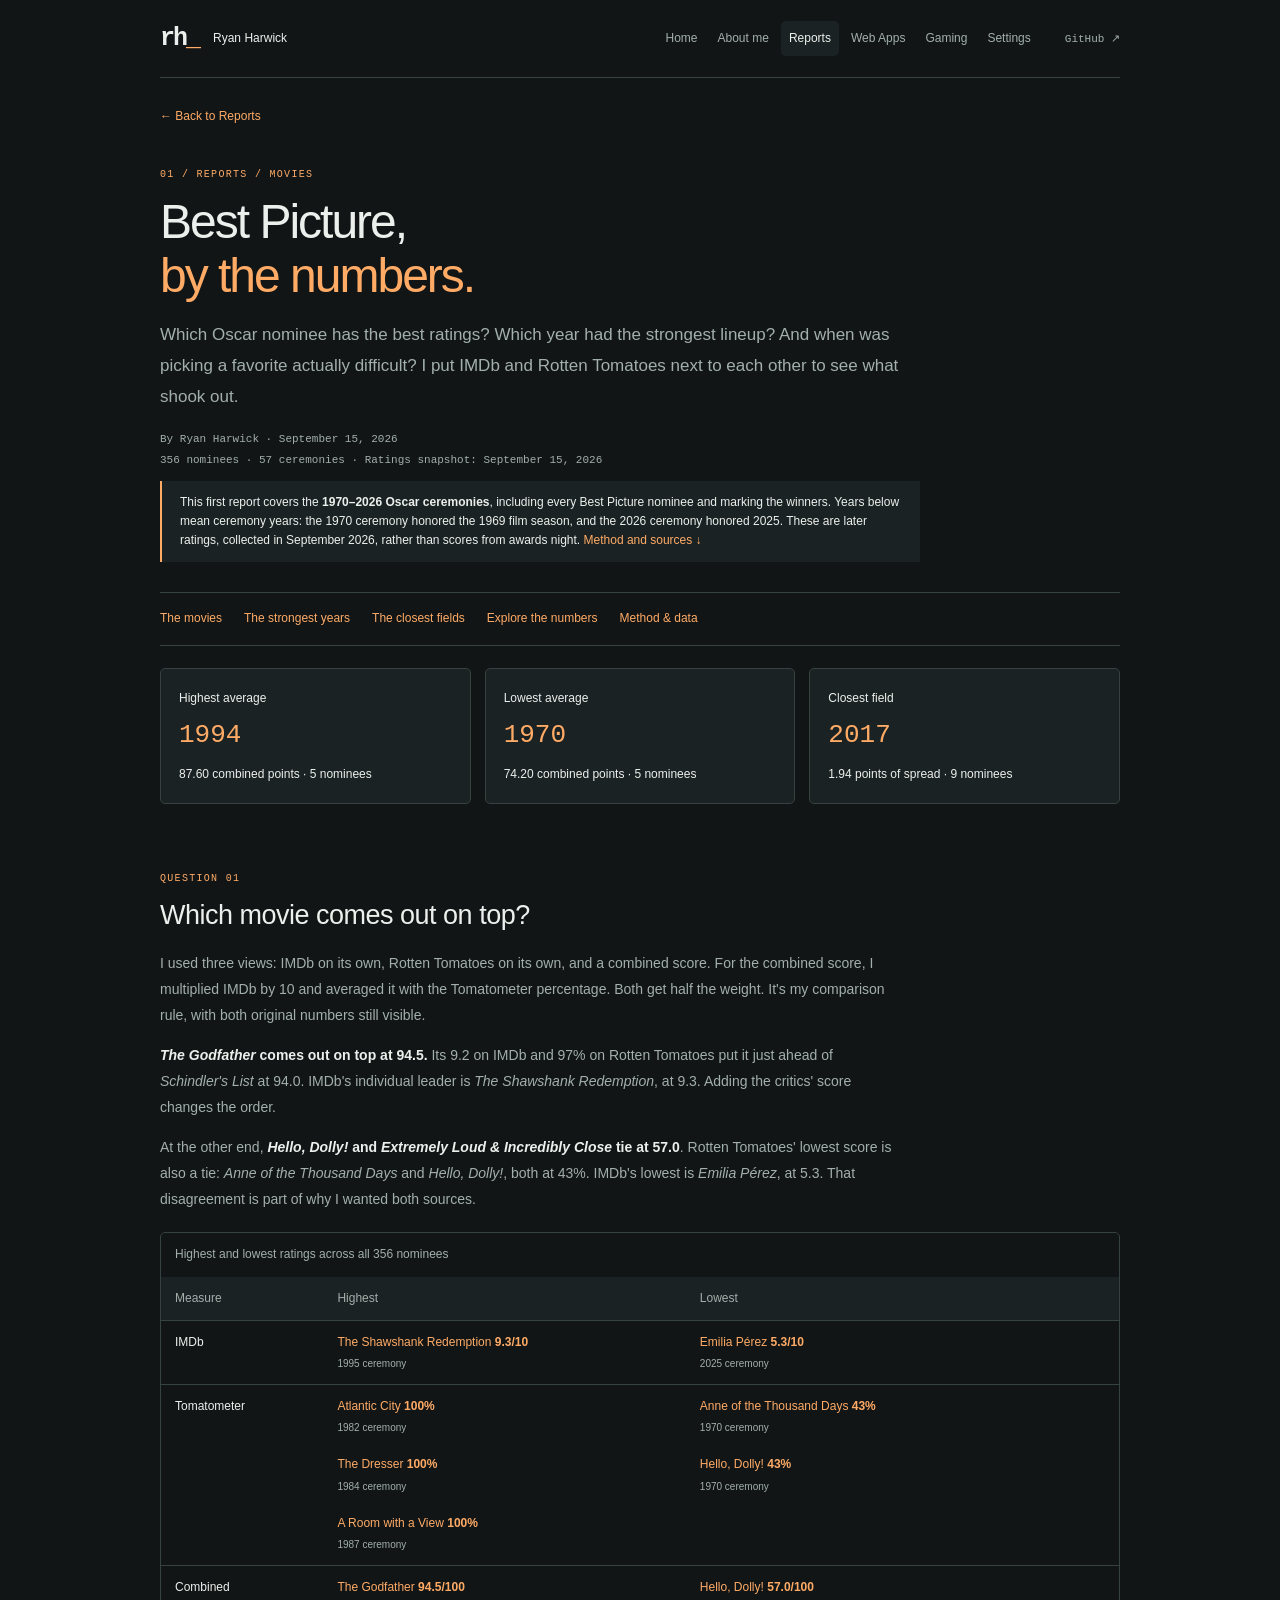
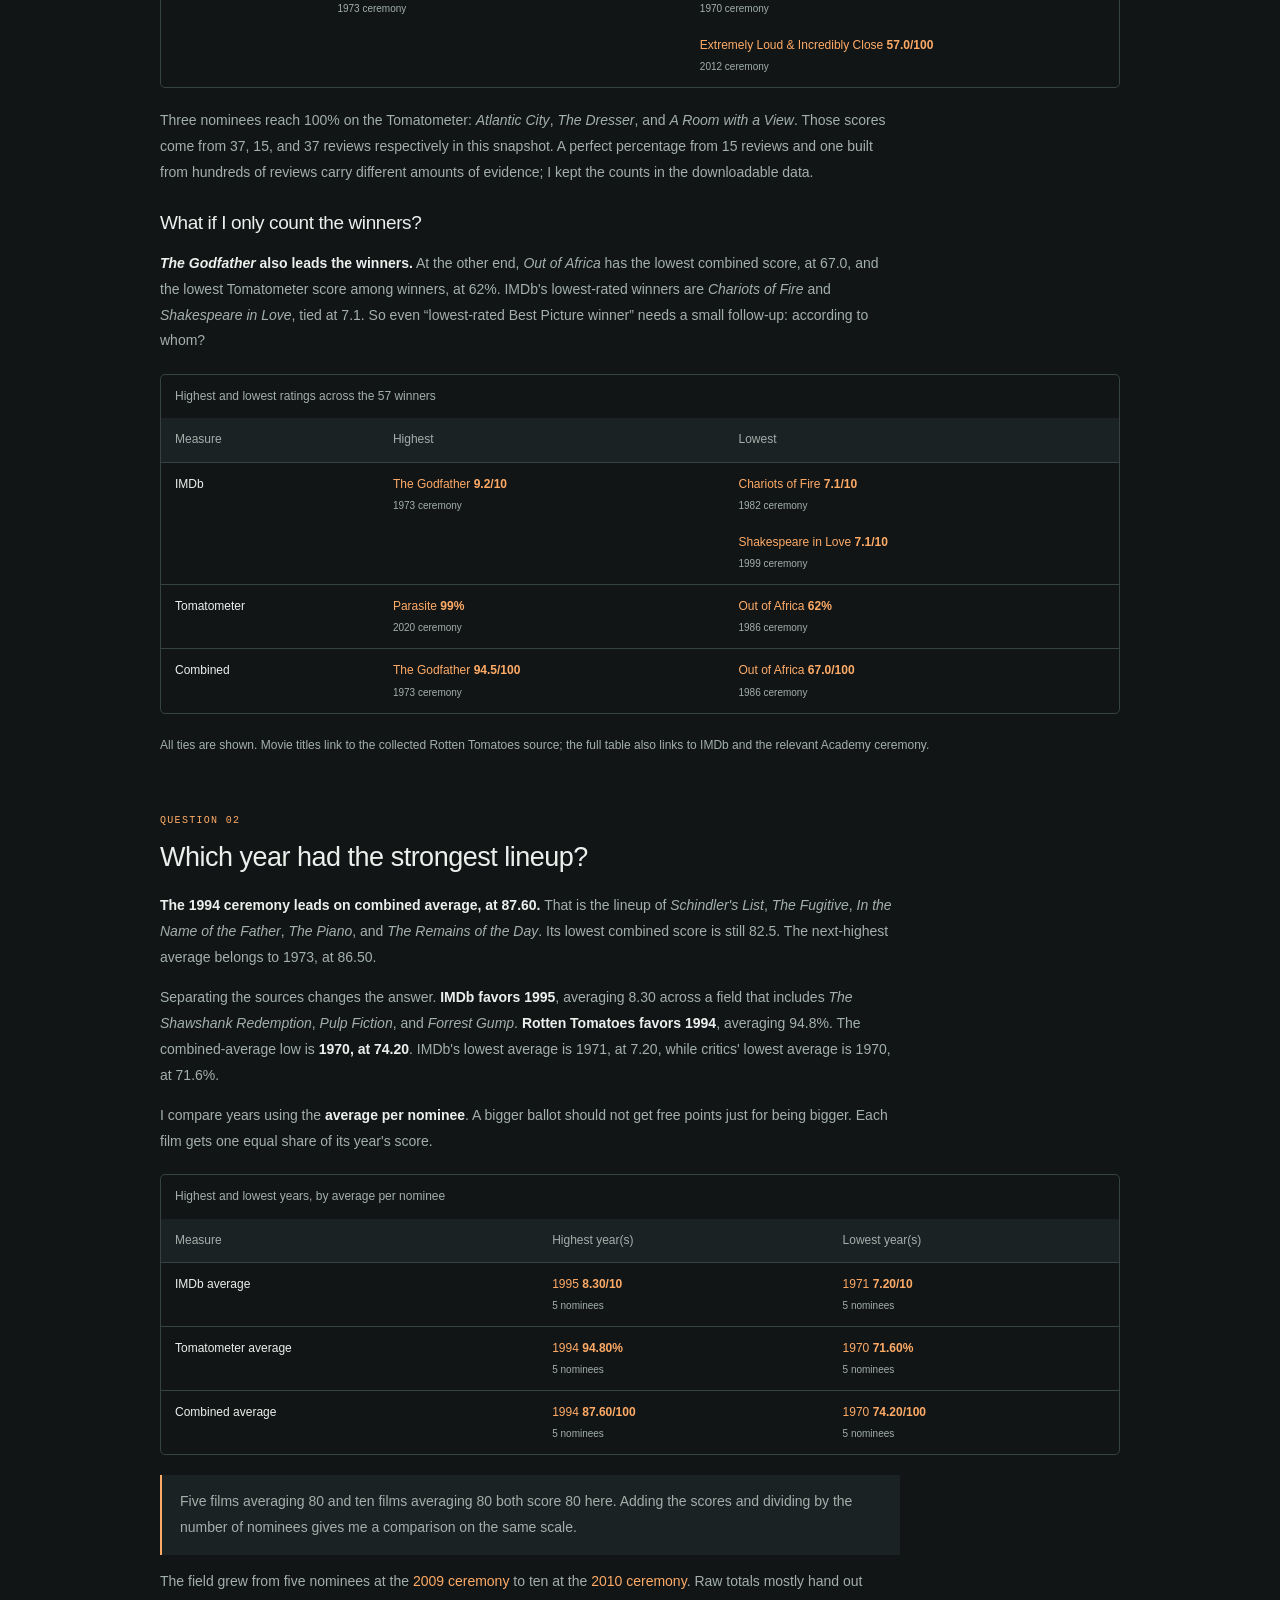
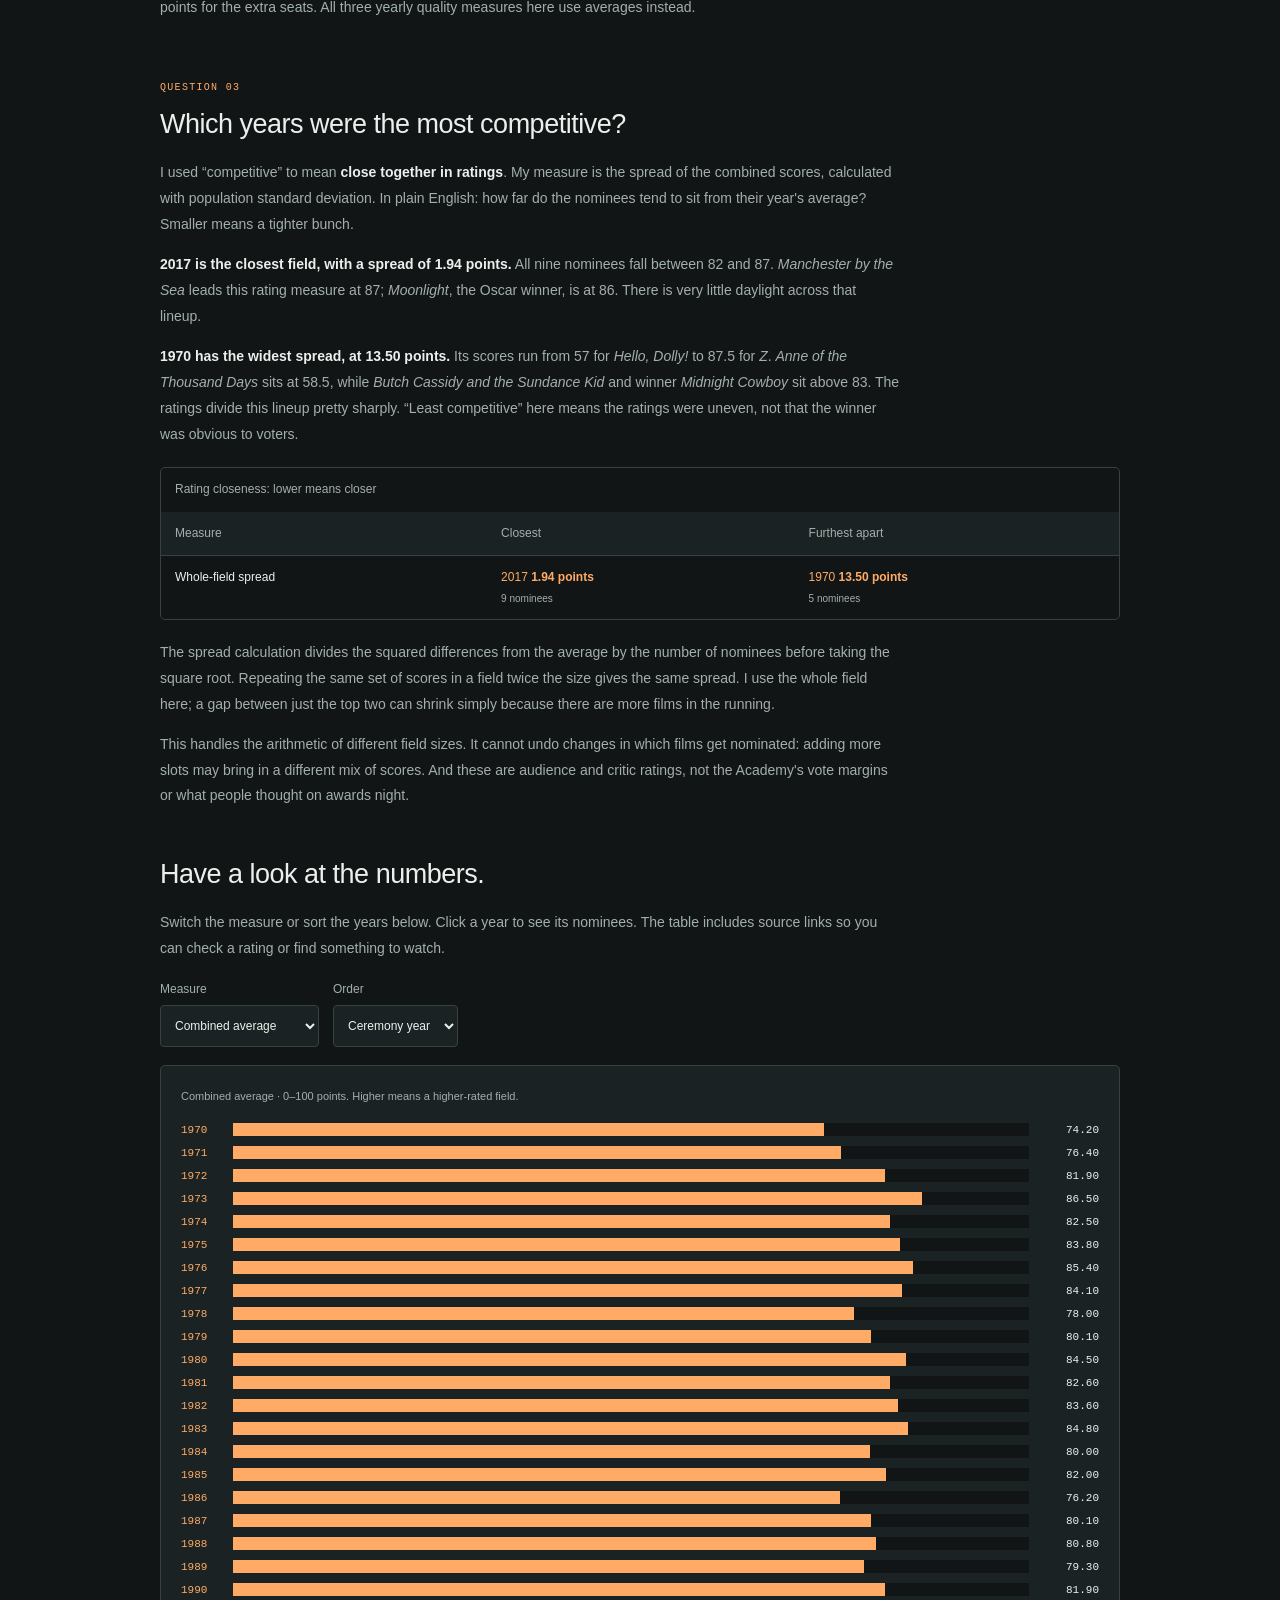
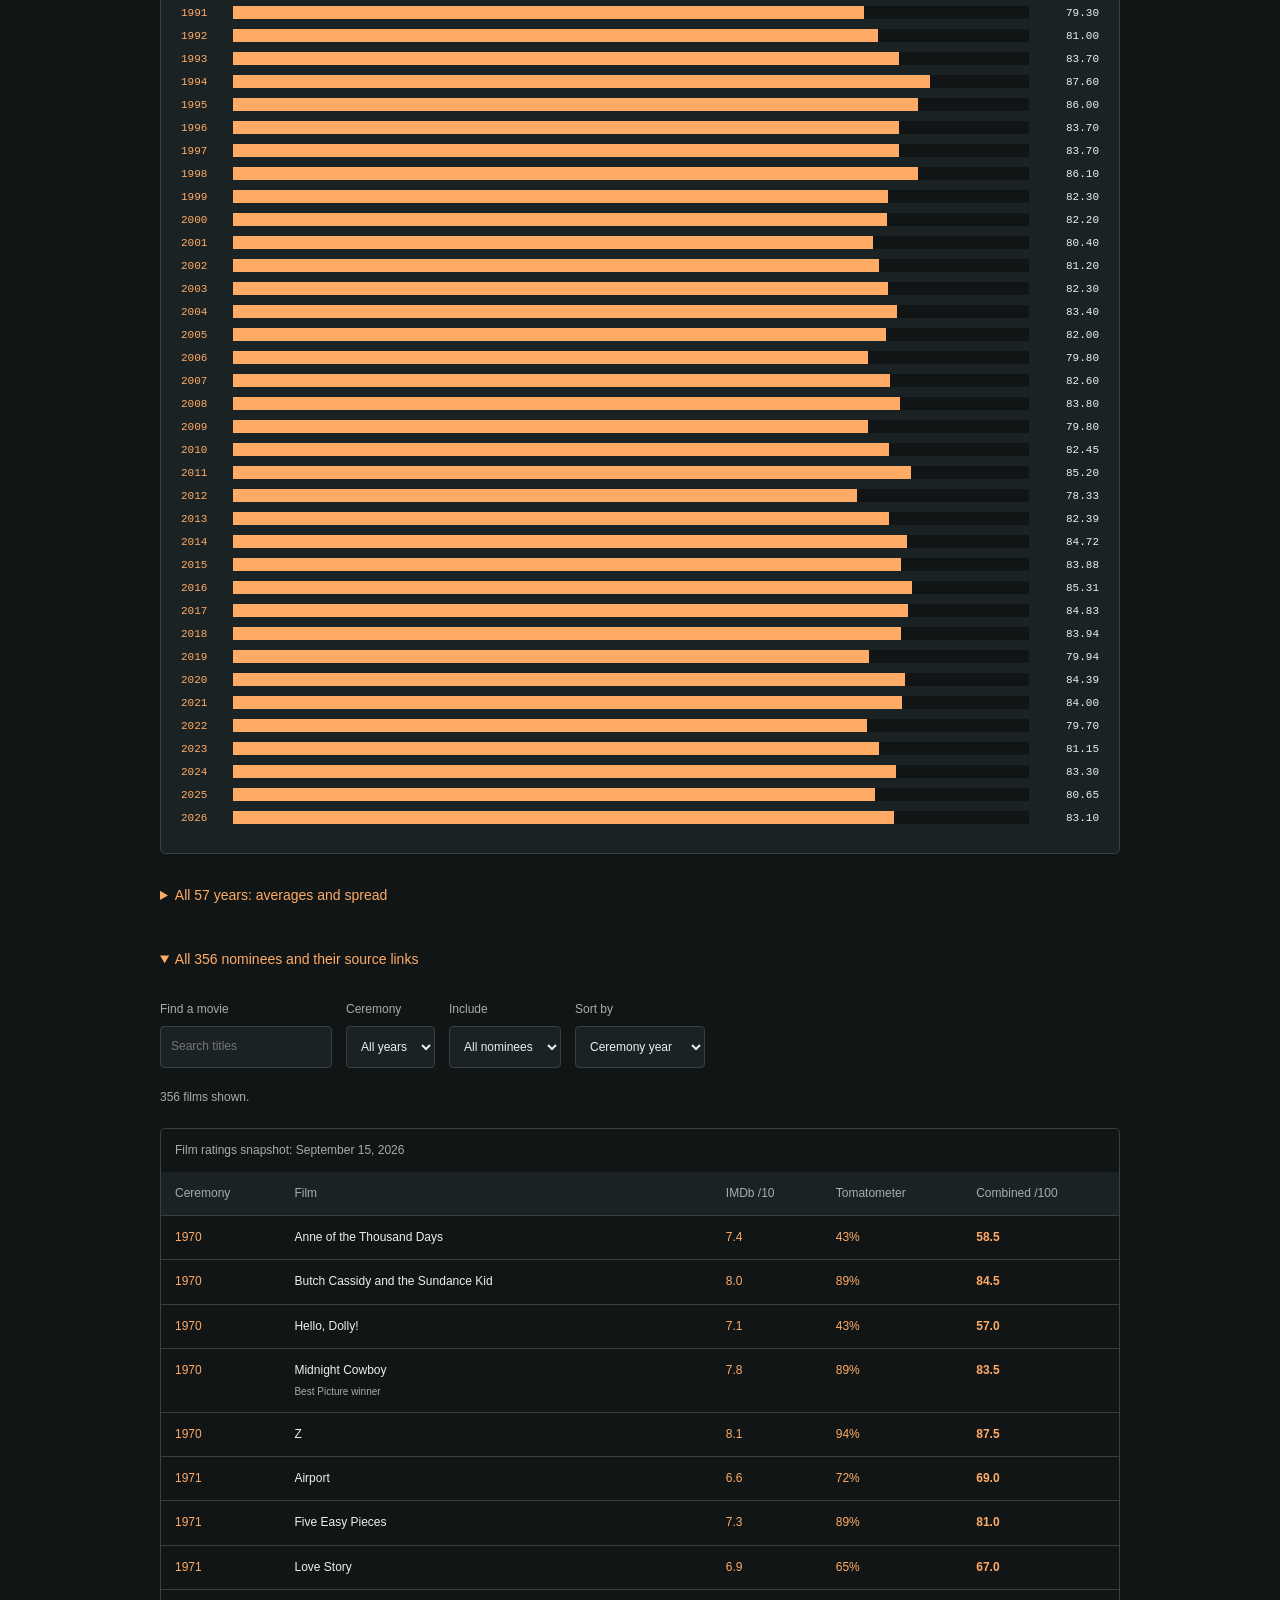
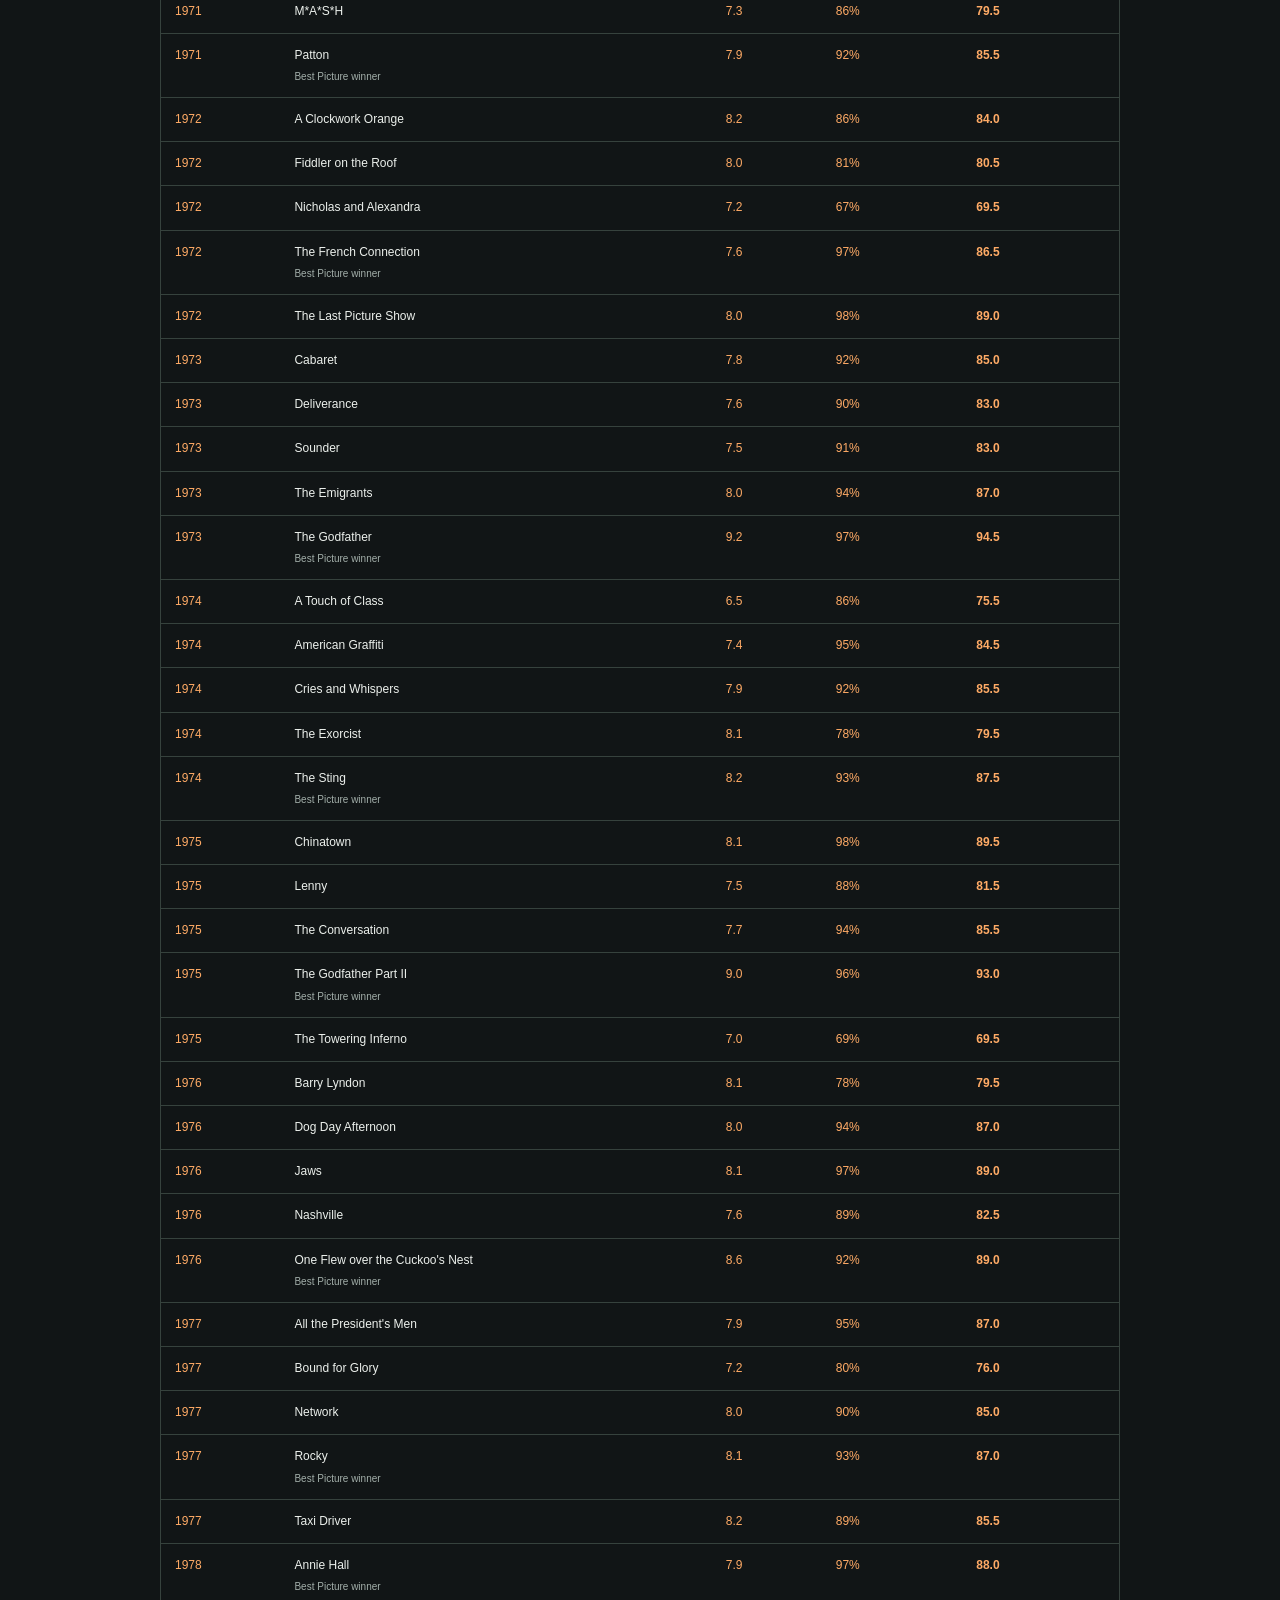
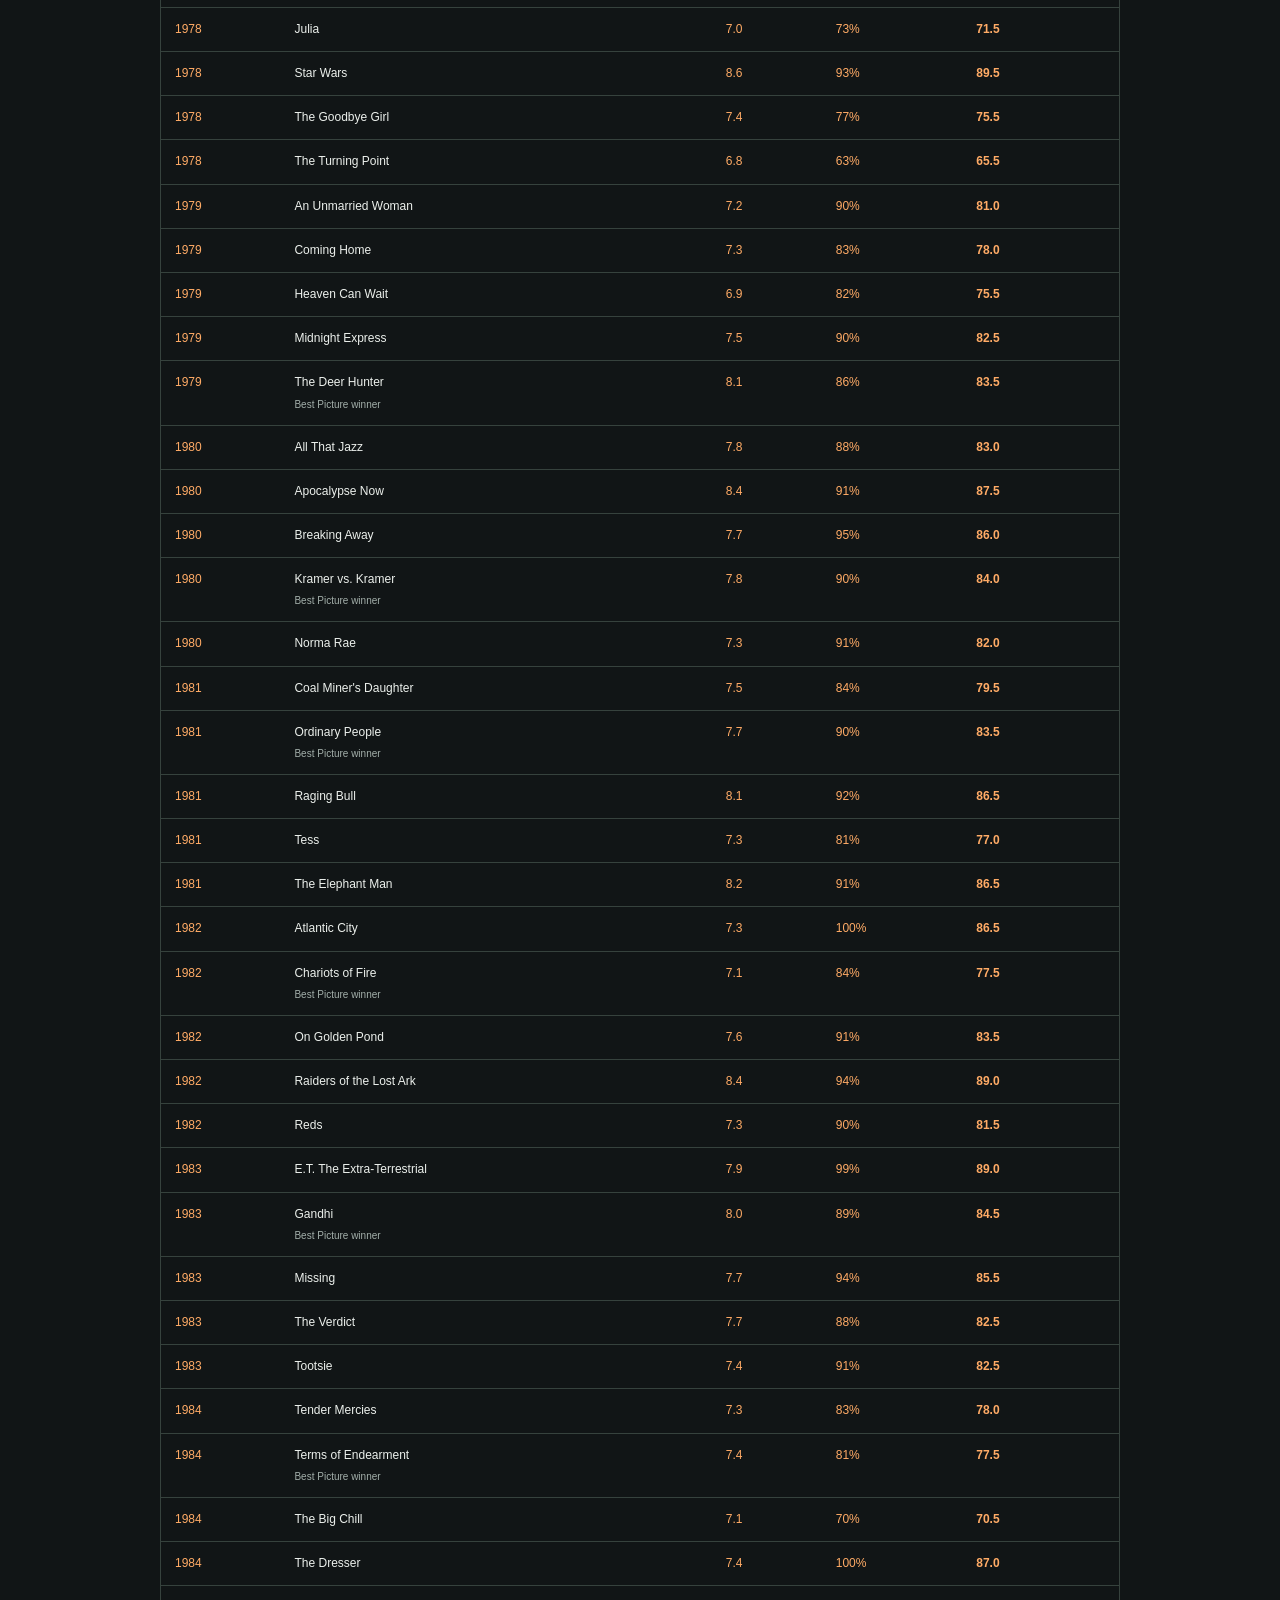
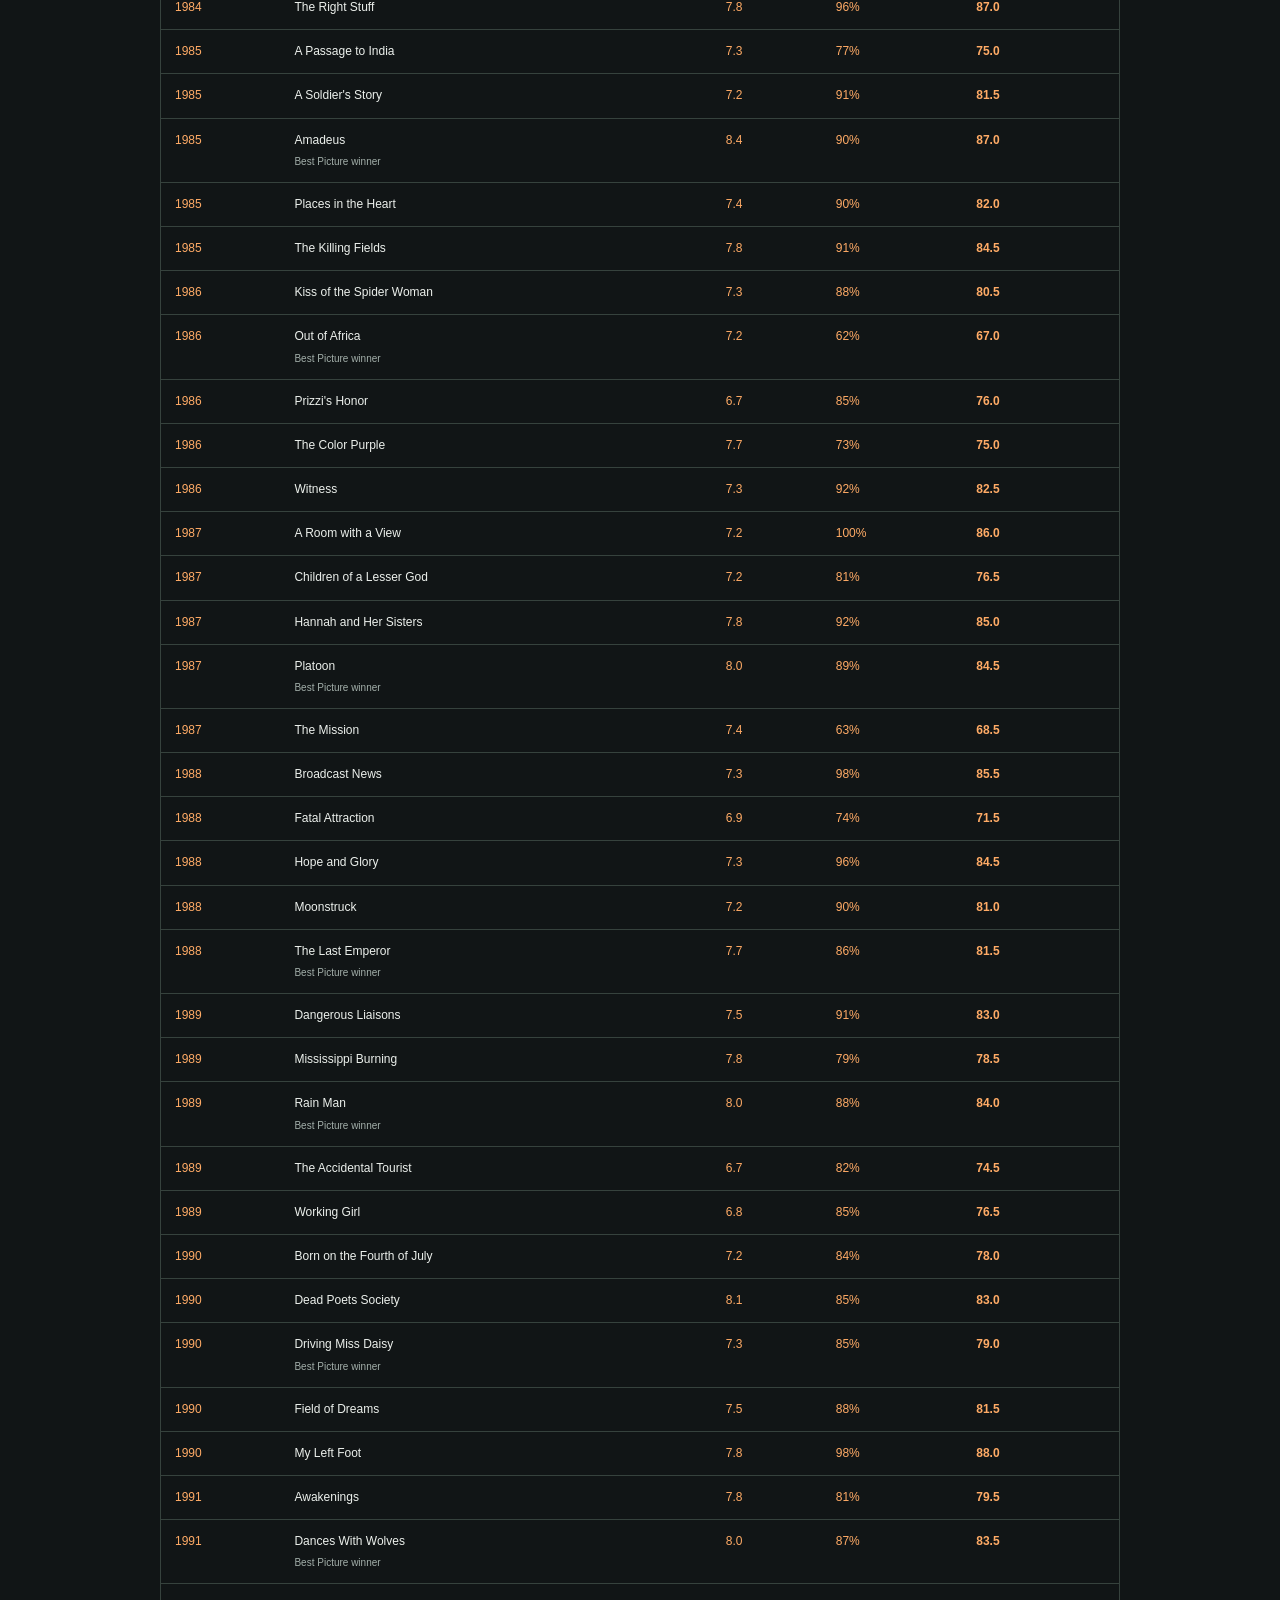
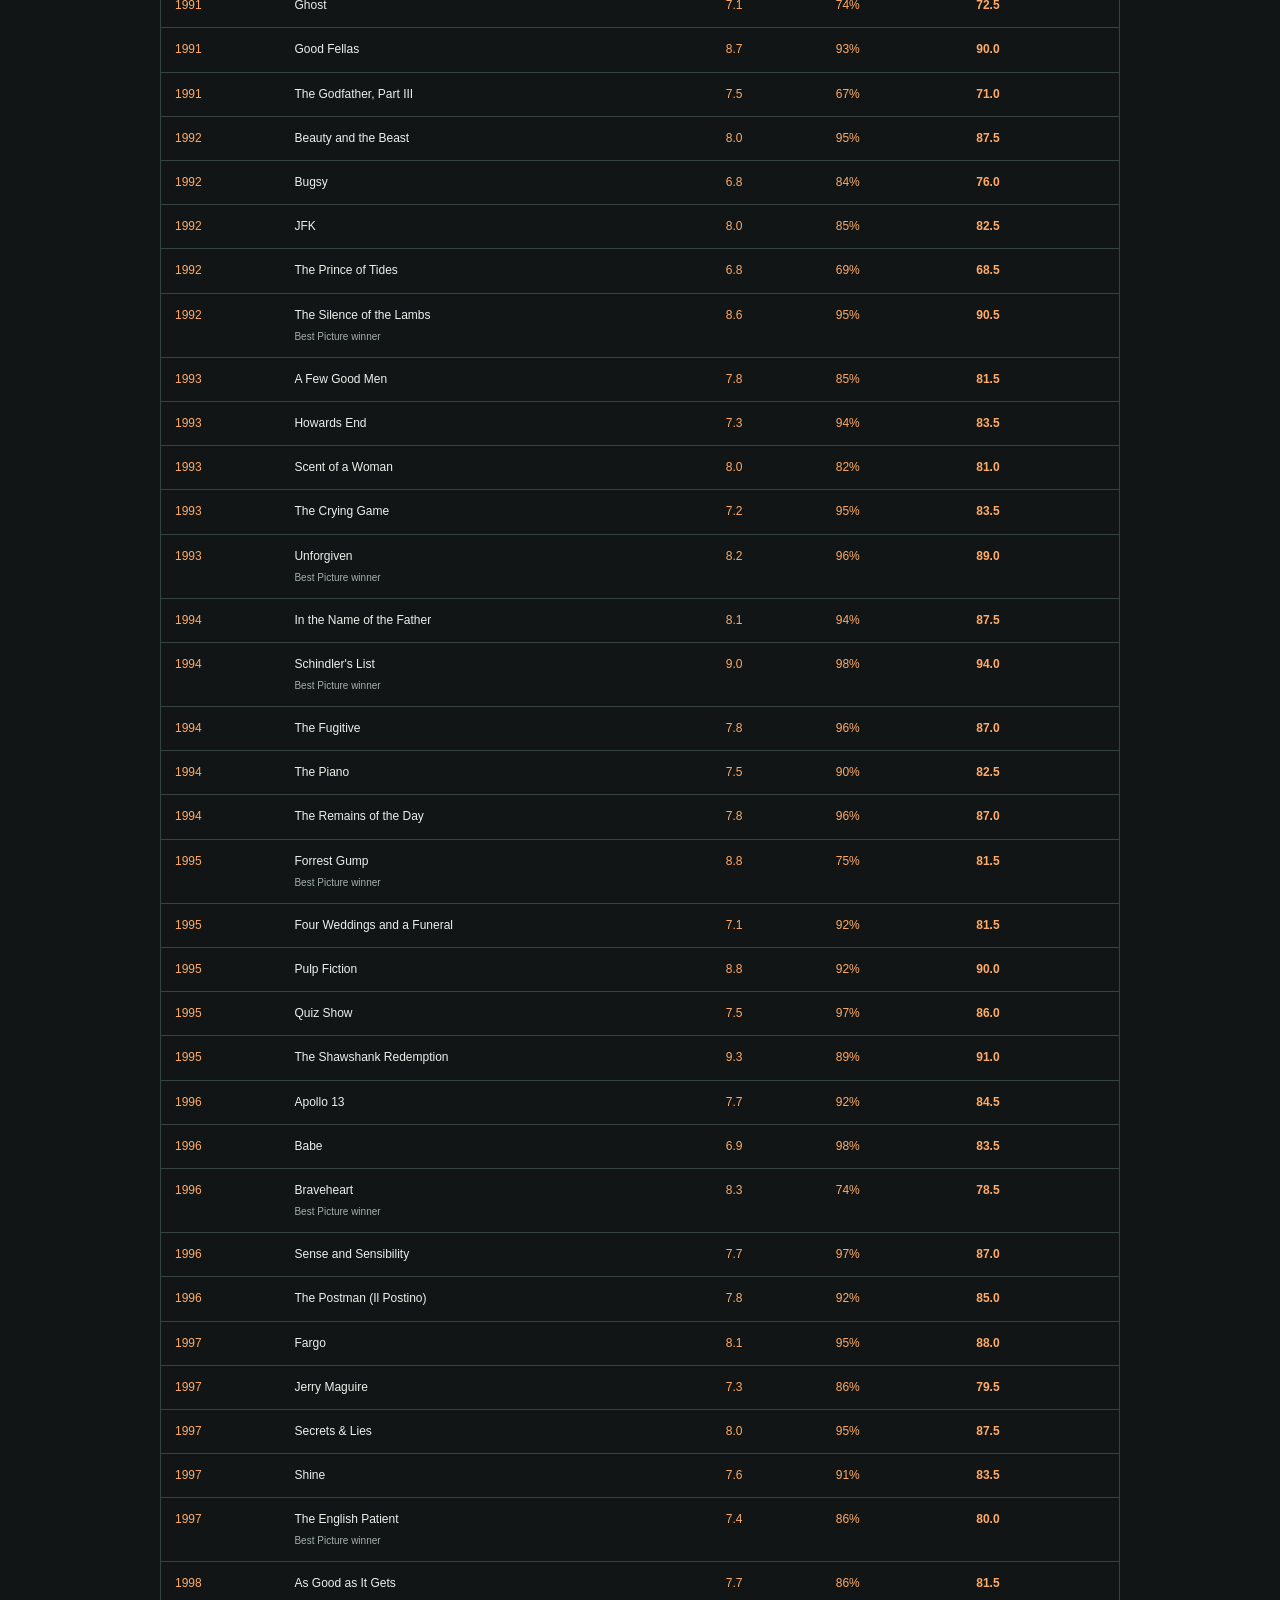
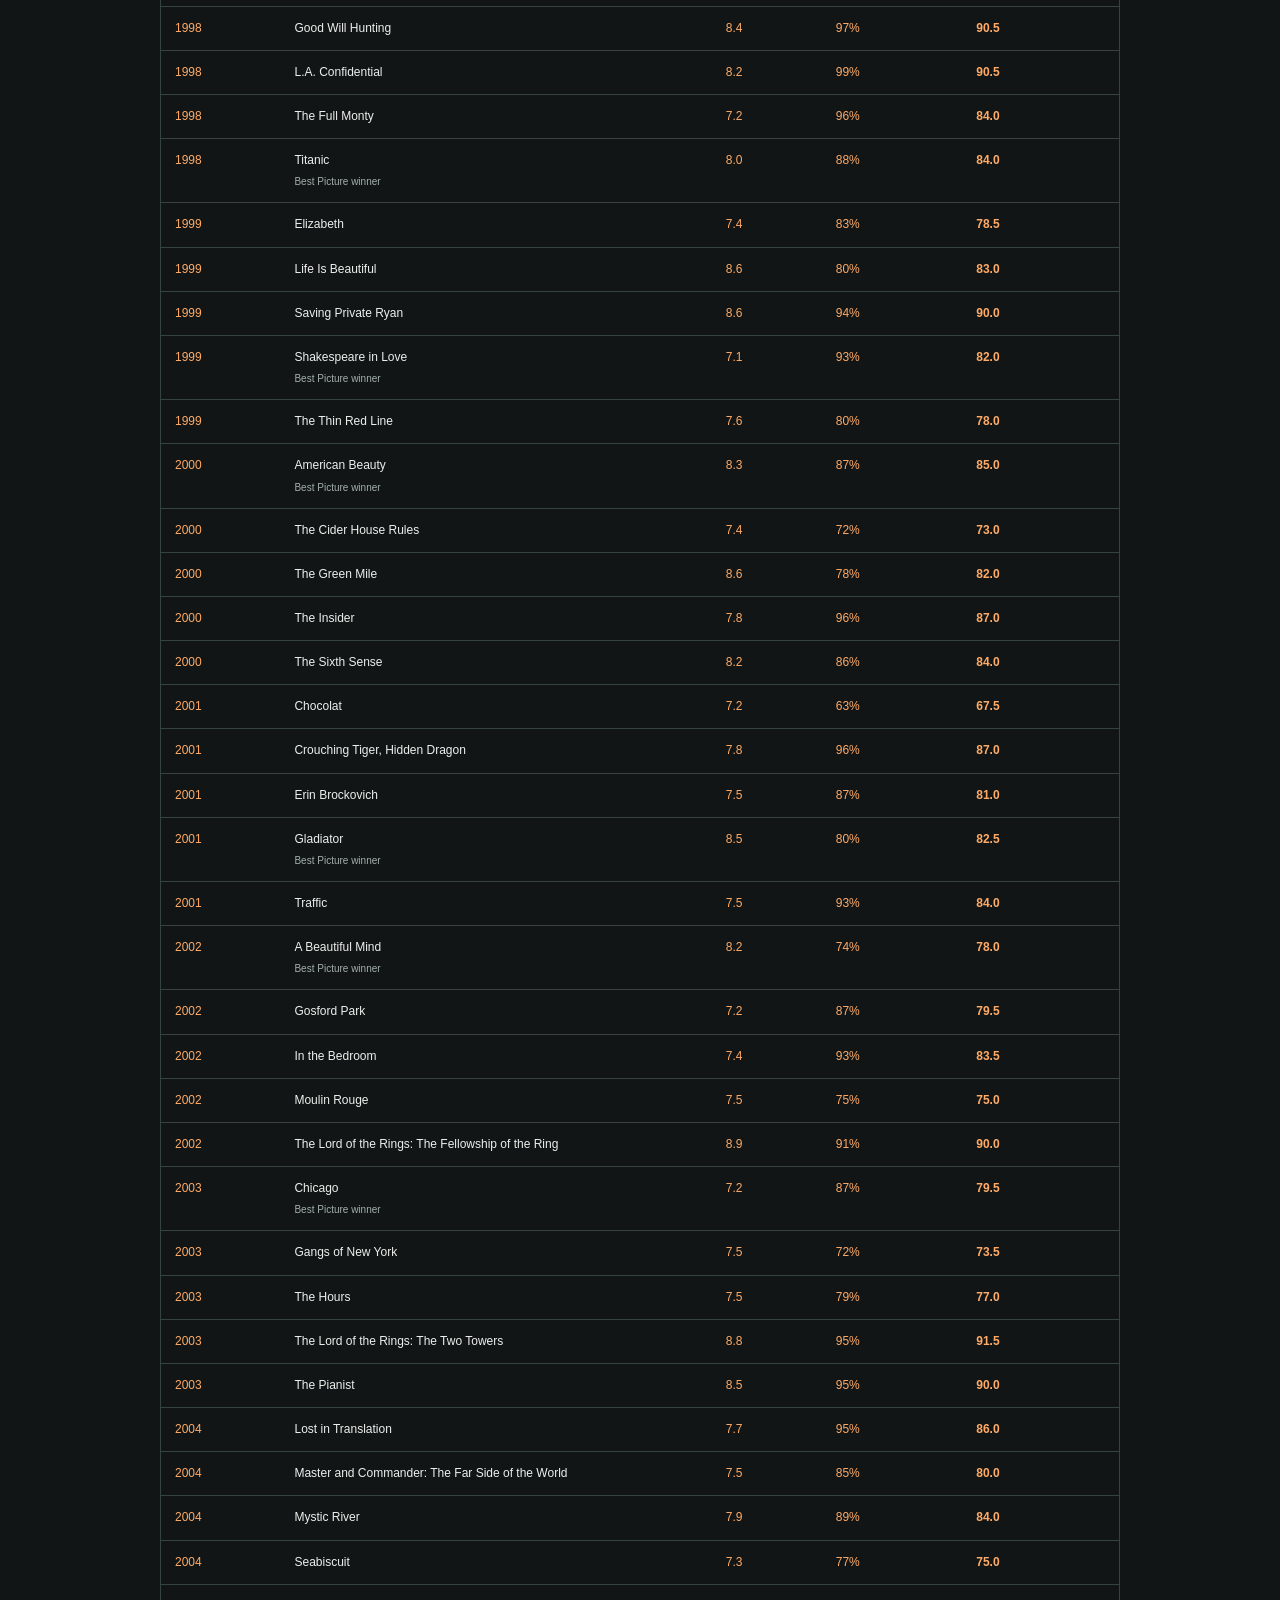
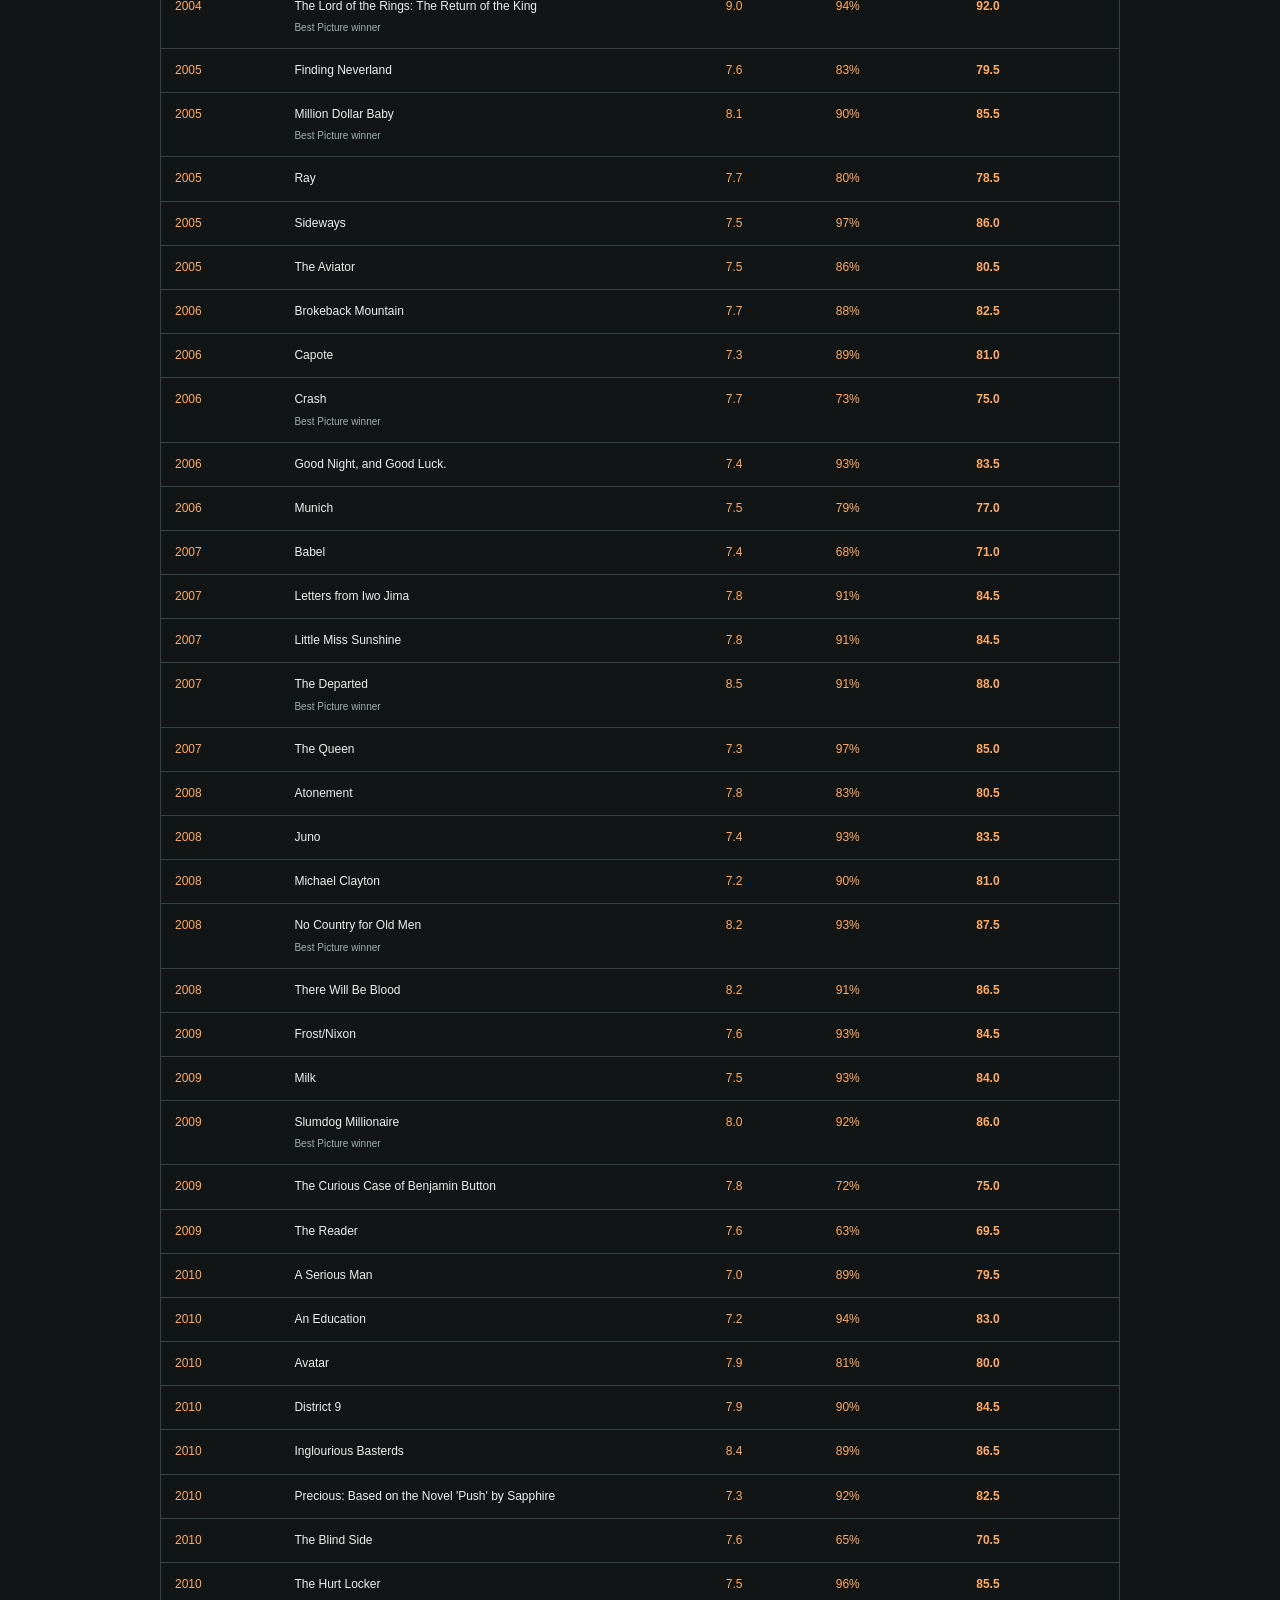
<file: reports/oscar-best-picture.html>
<!doctype html>
<html lang="en" data-theme="graphite">
<head>
  <meta charset="utf-8"><meta name="viewport" content="width=device-width, initial-scale=1">
  <meta name="description" content="I compared 356 Best Picture nominees from the 1970–2026 Oscars using IMDb and Rotten Tomatoes: the highest ratings, strongest years, and closest fields.">
  <title>Best Picture, by the numbers | Ryan Harwick</title>
  <script src="../assets/site.js?v=0.9.4"></script>
  <link rel="stylesheet" href="../assets/site.css?v=0.9.4">
  <link rel="stylesheet" href="../assets/oscar-report.css?v=0.11.2">
  <script src="../assets/oscar-report.js?v=0.11.2" defer></script>
</head>
<body>
<a class="skip" href="#main">Skip to content</a>
<div class="shell">
  <header class="header">
    <a class="brand" href="../index.html#home"><span class="monogram" aria-hidden="true">rh<span>_</span></span><span>Ryan Harwick</span></a>
    <div class="navigation"><nav class="section-links" aria-label="Site navigation"><a href="../index.html#home">Home</a><a href="../index.html#about">About me</a><a href="../index.html#reports" aria-current="location">Reports</a><a href="../index.html#web-apps">Web Apps</a><a href="../index.html#gaming">Gaming</a><a href="../index.html#settings">Settings</a></nav><a class="github" href="https://github.com/RDHarHar" target="_blank" rel="noopener">GitHub &#8599;</a></div>
  </header>
  <main id="main" class="report">
    <a class="back-link" href="../index.html#reports">&larr; Back to Reports</a>
    <article>
      <header class="report-header">
        <p class="eyebrow">01 / Reports / Movies</p>
        <h1>Best Picture,<br><span>by the numbers.</span></h1>
        <p class="deck">Which Oscar nominee has the best ratings? Which year had the strongest lineup? And when was picking a favorite actually difficult? I put IMDb and Rotten Tomatoes next to each other to see what shook out.</p>
        <p class="report-meta">By Ryan Harwick &middot; September 15, 2026<br>356 nominees &middot; 57 ceremonies &middot; Ratings snapshot: September 15, 2026</p>
        <div class="report-scope">This first report covers the <strong>1970–2026 Oscar ceremonies</strong>, including every Best Picture nominee and marking the winners. Years below mean ceremony years: the 1970 ceremony honored the 1969 film season, and the 2026 ceremony honored 2025. These are later ratings, collected in September 2026, rather than scores from awards night. <a href="#method">Method and sources &darr;</a></div>
      </header>
      <nav class="report-nav" aria-label="Report sections"><a href="#movies">The movies</a><a href="#years">The strongest years</a><a href="#competition">The closest fields</a><a href="#explore">Explore the numbers</a><a href="#method">Method &amp; data</a></nav>
      <div class="finding-grid"><div class="finding"><p>Highest average</p><strong>1994</strong><p>87.60 combined points &middot; 5 nominees</p></div><div class="finding"><p>Lowest average</p><strong>1970</strong><p>74.20 combined points &middot; 5 nominees</p></div><div class="finding"><p>Closest field</p><strong>2017</strong><p>1.94 points of spread &middot; 9 nominees</p></div></div>
      <section id="movies">
        <p class="eyebrow">Question 01</p><h2>Which movie comes out on top?</h2>
        <div class="prose">
          <p>I used three views: IMDb on its own, Rotten Tomatoes on its own, and a combined score. For the combined score, I multiplied IMDb by 10 and averaged it with the Tomatometer percentage. Both get half the weight. It's my comparison rule, with both original numbers still visible.</p>
          <p><strong><em>The Godfather</em> comes out on top at 94.5.</strong> Its 9.2 on IMDb and 97% on Rotten Tomatoes put it just ahead of <em>Schindler's List</em> at 94.0. IMDb's individual leader is <em>The Shawshank Redemption</em>, at 9.3. Adding the critics' score changes the order.</p>
          <p>At the other end, <strong><em>Hello, Dolly!</em> and <em>Extremely Loud &amp; Incredibly Close</em> tie at 57.0</strong>. Rotten Tomatoes' lowest score is also a tie: <em>Anne of the Thousand Days</em> and <em>Hello, Dolly!</em>, both at 43%. IMDb's lowest is <em>Emilia Pérez</em>, at 5.3. That disagreement is part of why I wanted both sources.</p>
        </div>
        <div class="table-wrap" tabindex="0" role="region" aria-label="Highest and lowest ratings across all 356 nominees"><table><caption>Highest and lowest ratings across all 356 nominees</caption><thead><tr><th scope="col">Measure</th><th scope="col">Highest</th><th scope="col">Lowest</th></tr></thead><tbody><tr><td>IMDb</td><td><a href="https://www.rottentomatoes.com/m/shawshank_redemption">The Shawshank Redemption</a> <strong>9.3/10</strong><small>1995 ceremony</small></td><td><a href="https://www.rottentomatoes.com/m/emilia_perez">Emilia Pérez</a> <strong>5.3/10</strong><small>2025 ceremony</small></td></tr><tr><td>Tomatometer</td><td><a href="https://www.rottentomatoes.com/m/atlantic_city">Atlantic City</a> <strong>100%</strong><small>1982 ceremony</small><br><a href="https://www.rottentomatoes.com/m/dresser">The Dresser</a> <strong>100%</strong><small>1984 ceremony</small><br><a href="https://www.rottentomatoes.com/m/a_room_with_a_view_1985">A Room with a View</a> <strong>100%</strong><small>1987 ceremony</small></td><td><a href="https://www.rottentomatoes.com/m/anne_of_the_thousand_days">Anne of the Thousand Days</a> <strong>43%</strong><small>1970 ceremony</small><br><a href="https://www.rottentomatoes.com/m/hello_dolly">Hello, Dolly!</a> <strong>43%</strong><small>1970 ceremony</small></td></tr><tr><td>Combined</td><td><a href="https://www.rottentomatoes.com/m/the_godfather">The Godfather</a> <strong>94.5/100</strong><small>1973 ceremony</small></td><td><a href="https://www.rottentomatoes.com/m/hello_dolly">Hello, Dolly!</a> <strong>57.0/100</strong><small>1970 ceremony</small><br><a href="https://www.rottentomatoes.com/m/extremely_loud_and_incredibly_close">Extremely Loud &amp; Incredibly Close</a> <strong>57.0/100</strong><small>2012 ceremony</small></td></tr></tbody></table></div>
        <p class="prose">Three nominees reach 100% on the Tomatometer: <em>Atlantic City</em>, <em>The Dresser</em>, and <em>A Room with a View</em>. Those scores come from 37, 15, and 37 reviews respectively in this snapshot. A perfect percentage from 15 reviews and one built from hundreds of reviews carry different amounts of evidence; I kept the counts in the downloadable data.</p>
        <h3>What if I only count the winners?</h3>
        <div class="prose"><p><strong><em>The Godfather</em> also leads the winners.</strong> At the other end, <em>Out of Africa</em> has the lowest combined score, at 67.0, and the lowest Tomatometer score among winners, at 62%. IMDb's lowest-rated winners are <em>Chariots of Fire</em> and <em>Shakespeare in Love</em>, tied at 7.1. So even “lowest-rated Best Picture winner” needs a small follow-up: according to whom?</p></div>
        <div class="table-wrap" tabindex="0" role="region" aria-label="Highest and lowest ratings across the 57 winners"><table><caption>Highest and lowest ratings across the 57 winners</caption><thead><tr><th scope="col">Measure</th><th scope="col">Highest</th><th scope="col">Lowest</th></tr></thead><tbody><tr><td>IMDb</td><td><a href="https://www.rottentomatoes.com/m/the_godfather">The Godfather</a> <strong>9.2/10</strong><small>1973 ceremony</small></td><td><a href="https://www.rottentomatoes.com/m/chariots_of_fire">Chariots of Fire</a> <strong>7.1/10</strong><small>1982 ceremony</small><br><a href="https://www.rottentomatoes.com/m/shakespeare_in_love">Shakespeare in Love</a> <strong>7.1/10</strong><small>1999 ceremony</small></td></tr><tr><td>Tomatometer</td><td><a href="https://www.rottentomatoes.com/m/parasite_2019">Parasite</a> <strong>99%</strong><small>2020 ceremony</small></td><td><a href="https://www.rottentomatoes.com/m/out_of_africa">Out of Africa</a> <strong>62%</strong><small>1986 ceremony</small></td></tr><tr><td>Combined</td><td><a href="https://www.rottentomatoes.com/m/the_godfather">The Godfather</a> <strong>94.5/100</strong><small>1973 ceremony</small></td><td><a href="https://www.rottentomatoes.com/m/out_of_africa">Out of Africa</a> <strong>67.0/100</strong><small>1986 ceremony</small></td></tr></tbody></table></div>
        <p class="report-note">All ties are shown. Movie titles link to the collected Rotten Tomatoes source; the full table also links to IMDb and the relevant Academy ceremony.</p>
      </section>
      <section id="years">
        <p class="eyebrow">Question 02</p><h2>Which year had the strongest lineup?</h2>
        <div class="prose">
          <p><strong>The 1994 ceremony leads on combined average, at 87.60.</strong> That is the lineup of <em>Schindler's List</em>, <em>The Fugitive</em>, <em>In the Name of the Father</em>, <em>The Piano</em>, and <em>The Remains of the Day</em>. Its lowest combined score is still 82.5. The next-highest average belongs to 1973, at 86.50.</p>
          <p>Separating the sources changes the answer. <strong>IMDb favors 1995</strong>, averaging 8.30 across a field that includes <em>The Shawshank Redemption</em>, <em>Pulp Fiction</em>, and <em>Forrest Gump</em>. <strong>Rotten Tomatoes favors 1994</strong>, averaging 94.8%. The combined-average low is <strong>1970, at 74.20</strong>. IMDb's lowest average is 1971, at 7.20, while critics' lowest average is 1970, at 71.6%.</p>
          <p>I compare years using the <strong>average per nominee</strong>. A bigger ballot should not get free points just for being bigger. Each film gets one equal share of its year's score.</p>
        </div>
        <div class="table-wrap" tabindex="0" role="region" aria-label="Highest and lowest years, by average per nominee"><table><caption>Highest and lowest years, by average per nominee</caption><thead><tr><th scope="col">Measure</th><th scope="col">Highest year(s)</th><th scope="col">Lowest year(s)</th></tr></thead><tbody><tr><td>IMDb average</td><td><a href="#year-1995">1995</a> <strong>8.30/10</strong><small>5 nominees</small></td><td><a href="#year-1971">1971</a> <strong>7.20/10</strong><small>5 nominees</small></td></tr><tr><td>Tomatometer average</td><td><a href="#year-1994">1994</a> <strong>94.80%</strong><small>5 nominees</small></td><td><a href="#year-1970">1970</a> <strong>71.60%</strong><small>5 nominees</small></td></tr><tr><td>Combined average</td><td><a href="#year-1994">1994</a> <strong>87.60/100</strong><small>5 nominees</small></td><td><a href="#year-1970">1970</a> <strong>74.20/100</strong><small>5 nominees</small></td></tr></tbody></table></div>
        <div class="prose"><p class="formula">Five films averaging 80 and ten films averaging 80 both score 80 here. Adding the scores and dividing by the number of nominees gives me a comparison on the same scale.</p><p>The field grew from five nominees at the <a href="https://www.oscars.org/oscars/ceremonies/2009">2009 ceremony</a> to ten at the <a href="https://www.oscars.org/oscars/ceremonies/2010">2010 ceremony</a>. Raw totals mostly hand out points for the extra seats. All three yearly quality measures here use averages instead.</p></div>
      </section>
      <section id="competition">
        <p class="eyebrow">Question 03</p><h2>Which years were the most competitive?</h2>
        <div class="prose">
          <p>I used “competitive” to mean <strong>close together in ratings</strong>. My measure is the spread of the combined scores, calculated with population standard deviation. In plain English: how far do the nominees tend to sit from their year's average? Smaller means a tighter bunch.</p>
          <p><strong>2017 is the closest field, with a spread of 1.94 points.</strong> All nine nominees fall between 82 and 87. <em>Manchester by the Sea</em> leads this rating measure at 87; <em>Moonlight</em>, the Oscar winner, is at 86. There is very little daylight across that lineup.</p>
          <p><strong>1970 has the widest spread, at 13.50 points.</strong> Its scores run from 57 for <em>Hello, Dolly!</em> to 87.5 for <em>Z</em>. <em>Anne of the Thousand Days</em> sits at 58.5, while <em>Butch Cassidy and the Sundance Kid</em> and winner <em>Midnight Cowboy</em> sit above 83. The ratings divide this lineup pretty sharply. “Least competitive” here means the ratings were uneven, not that the winner was obvious to voters.</p>
        </div>
        <div class="table-wrap" tabindex="0" role="region" aria-label="Rating closeness: lower means closer"><table><caption>Rating closeness: lower means closer</caption><thead><tr><th scope="col">Measure</th><th scope="col">Closest</th><th scope="col">Furthest apart</th></tr></thead><tbody><tr><td>Whole-field spread</td><td><a href="#year-2017">2017</a> <strong>1.94 points</strong><small>9 nominees</small></td><td><a href="#year-1970">1970</a> <strong>13.50 points</strong><small>5 nominees</small></td></tr></tbody></table></div>
        <div class="prose">
          <p>The spread calculation divides the squared differences from the average by the number of nominees before taking the square root. Repeating the same set of scores in a field twice the size gives the same spread. I use the whole field here; a gap between just the top two can shrink simply because there are more films in the running.</p>
          <p>This handles the arithmetic of different field sizes. It cannot undo changes in which films get nominated: adding more slots may bring in a different mix of scores. And these are audience and critic ratings, not the Academy's vote margins or what people thought on awards night.</p>
        </div>
      </section>
      <section id="explore">
        <h2>Have a look at the numbers.</h2>
        <p class="prose">Switch the measure or sort the years below. Click a year to see its nominees. The table includes source links so you can check a rating or find something to watch.</p>
        <div class="controls"><label for="chart-metric">Measure<select id="chart-metric"><option value="combined">Combined average</option><option value="imdb">IMDb average</option><option value="rt">Tomatometer average</option><option value="spread">Whole-field spread</option></select></label><label for="chart-order">Order<select id="chart-order"><option value="year">Ceremony year</option><option value="high">Highest first</option><option value="low">Lowest first</option></select></label></div>
        <div class="chart"><p id="chart-scale" class="chart-scale" role="status">Combined average · 0–100 points. Higher means a higher-rated field.</p><div id="year-chart"><div class="chart-row" id="year-1970" data-year="1970" data-combined="74.2" data-imdb="7.68" data-rt="71.6" data-spread="13.504073459515837"><a href="#film-data" aria-label="See nominees from the 1970 ceremony">1970</a><div class="chart-track" aria-hidden="true"><div class="chart-bar" style="width:74.2%"></div></div><span class="chart-value">74.20</span></div>
<div class="chart-row" id="year-1971" data-year="1971" data-combined="76.4" data-imdb="7.2" data-rt="80.8" data-spread="7.165193647069143"><a href="#film-data" aria-label="See nominees from the 1971 ceremony">1971</a><div class="chart-track" aria-hidden="true"><div class="chart-bar" style="width:76.4%"></div></div><span class="chart-value">76.40</span></div>
<div class="chart-row" id="year-1972" data-year="1972" data-combined="81.9" data-imdb="7.8" data-rt="85.8" data-spread="6.807348970047004"><a href="#film-data" aria-label="See nominees from the 1972 ceremony">1972</a><div class="chart-track" aria-hidden="true"><div class="chart-bar" style="width:81.9%"></div></div><span class="chart-value">81.90</span></div>
<div class="chart-row" id="year-1973" data-year="1973" data-combined="86.5" data-imdb="8.02" data-rt="92.8" data-spread="4.266145801540309"><a href="#film-data" aria-label="See nominees from the 1973 ceremony">1973</a><div class="chart-track" aria-hidden="true"><div class="chart-bar" style="width:86.5%"></div></div><span class="chart-value">86.50</span></div>
<div class="chart-row" id="year-1974" data-year="1974" data-combined="82.5" data-imdb="7.62" data-rt="88.8" data-spread="4.381780460041329"><a href="#film-data" aria-label="See nominees from the 1974 ceremony">1974</a><div class="chart-track" aria-hidden="true"><div class="chart-bar" style="width:82.5%"></div></div><span class="chart-value">82.50</span></div>
<div class="chart-row" id="year-1975" data-year="1975" data-combined="83.8" data-imdb="7.86" data-rt="89" data-spread="8.121576201698781"><a href="#film-data" aria-label="See nominees from the 1975 ceremony">1975</a><div class="chart-track" aria-hidden="true"><div class="chart-bar" style="width:83.8%"></div></div><span class="chart-value">83.80</span></div>
<div class="chart-row" id="year-1976" data-year="1976" data-combined="85.4" data-imdb="8.08" data-rt="90" data-spread="3.7868192457522976"><a href="#film-data" aria-label="See nominees from the 1976 ceremony">1976</a><div class="chart-track" aria-hidden="true"><div class="chart-bar" style="width:85.4%"></div></div><span class="chart-value">85.40</span></div>
<div class="chart-row" id="year-1977" data-year="1977" data-combined="84.1" data-imdb="7.88" data-rt="89.4" data-spread="4.127953488110059"><a href="#film-data" aria-label="See nominees from the 1977 ceremony">1977</a><div class="chart-track" aria-hidden="true"><div class="chart-bar" style="width:84.1%"></div></div><span class="chart-value">84.10</span></div>
<div class="chart-row" id="year-1978" data-year="1978" data-combined="78.0" data-imdb="7.54" data-rt="80.6" data-spread="9.348796714016196"><a href="#film-data" aria-label="See nominees from the 1978 ceremony">1978</a><div class="chart-track" aria-hidden="true"><div class="chart-bar" style="width:78.0%"></div></div><span class="chart-value">78.00</span></div>
<div class="chart-row" id="year-1979" data-year="1979" data-combined="80.1" data-imdb="7.4" data-rt="86.2" data-spread="2.9563490998188966"><a href="#film-data" aria-label="See nominees from the 1979 ceremony">1979</a><div class="chart-track" aria-hidden="true"><div class="chart-bar" style="width:80.1%"></div></div><span class="chart-value">80.10</span></div>
<div class="chart-row" id="year-1980" data-year="1980" data-combined="84.5" data-imdb="7.8" data-rt="91" data-spread="2.0"><a href="#film-data" aria-label="See nominees from the 1980 ceremony">1980</a><div class="chart-track" aria-hidden="true"><div class="chart-bar" style="width:84.5%"></div></div><span class="chart-value">84.50</span></div>
<div class="chart-row" id="year-1981" data-year="1981" data-combined="82.6" data-imdb="7.76" data-rt="87.6" data-spread="3.8"><a href="#film-data" aria-label="See nominees from the 1981 ceremony">1981</a><div class="chart-track" aria-hidden="true"><div class="chart-bar" style="width:82.6%"></div></div><span class="chart-value">82.60</span></div>
<div class="chart-row" id="year-1982" data-year="1982" data-combined="83.6" data-imdb="7.54" data-rt="91.8" data-spread="3.97994974842648"><a href="#film-data" aria-label="See nominees from the 1982 ceremony">1982</a><div class="chart-track" aria-hidden="true"><div class="chart-bar" style="width:83.6%"></div></div><span class="chart-value">83.60</span></div>
<div class="chart-row" id="year-1983" data-year="1983" data-combined="84.8" data-imdb="7.74" data-rt="92.2" data-spread="2.4"><a href="#film-data" aria-label="See nominees from the 1983 ceremony">1983</a><div class="chart-track" aria-hidden="true"><div class="chart-bar" style="width:84.8%"></div></div><span class="chart-value">84.80</span></div>
<div class="chart-row" id="year-1984" data-year="1984" data-combined="80.0" data-imdb="7.4" data-rt="86" data-spread="6.300793600809346"><a href="#film-data" aria-label="See nominees from the 1984 ceremony">1984</a><div class="chart-track" aria-hidden="true"><div class="chart-bar" style="width:80.0%"></div></div><span class="chart-value">80.00</span></div>
<div class="chart-row" id="year-1985" data-year="1985" data-combined="82.0" data-imdb="7.62" data-rt="87.8" data-spread="4.012480529547776"><a href="#film-data" aria-label="See nominees from the 1985 ceremony">1985</a><div class="chart-track" aria-hidden="true"><div class="chart-bar" style="width:82.0%"></div></div><span class="chart-value">82.00</span></div>
<div class="chart-row" id="year-1986" data-year="1986" data-combined="76.2" data-imdb="7.24" data-rt="80" data-spread="5.372150407425317"><a href="#film-data" aria-label="See nominees from the 1986 ceremony">1986</a><div class="chart-track" aria-hidden="true"><div class="chart-bar" style="width:76.2%"></div></div><span class="chart-value">76.20</span></div>
<div class="chart-row" id="year-1987" data-year="1987" data-combined="80.1" data-imdb="7.5200000000000005" data-rt="85" data-spread="6.71863081289633"><a href="#film-data" aria-label="See nominees from the 1987 ceremony">1987</a><div class="chart-track" aria-hidden="true"><div class="chart-bar" style="width:80.1%"></div></div><span class="chart-value">80.10</span></div>
<div class="chart-row" id="year-1988" data-year="1988" data-combined="80.8" data-imdb="7.28" data-rt="88.8" data-spread="4.955804677345546"><a href="#film-data" aria-label="See nominees from the 1988 ceremony">1988</a><div class="chart-track" aria-hidden="true"><div class="chart-bar" style="width:80.8%"></div></div><span class="chart-value">80.80</span></div>
<div class="chart-row" id="year-1989" data-year="1989" data-combined="79.3" data-imdb="7.36" data-rt="85" data-spread="3.6687872655688283"><a href="#film-data" aria-label="See nominees from the 1989 ceremony">1989</a><div class="chart-track" aria-hidden="true"><div class="chart-bar" style="width:79.3%"></div></div><span class="chart-value">79.30</span></div>
<div class="chart-row" id="year-1990" data-year="1990" data-combined="81.9" data-imdb="7.58" data-rt="88" data-spread="3.5270384177096794"><a href="#film-data" aria-label="See nominees from the 1990 ceremony">1990</a><div class="chart-track" aria-hidden="true"><div class="chart-bar" style="width:81.9%"></div></div><span class="chart-value">81.90</span></div>
<div class="chart-row" id="year-1991" data-year="1991" data-combined="79.3" data-imdb="7.819999999999999" data-rt="80.4" data-spread="7.032780389006897"><a href="#film-data" aria-label="See nominees from the 1991 ceremony">1991</a><div class="chart-track" aria-hidden="true"><div class="chart-bar" style="width:79.3%"></div></div><span class="chart-value">79.30</span></div>
<div class="chart-row" id="year-1992" data-year="1992" data-combined="81.0" data-imdb="7.64" data-rt="85.6" data-spread="7.9498427657407165"><a href="#film-data" aria-label="See nominees from the 1992 ceremony">1992</a><div class="chart-track" aria-hidden="true"><div class="chart-bar" style="width:81.0%"></div></div><span class="chart-value">81.00</span></div>
<div class="chart-row" id="year-1993" data-year="1993" data-combined="83.7" data-imdb="7.7" data-rt="90.4" data-spread="2.839013913315678"><a href="#film-data" aria-label="See nominees from the 1993 ceremony">1993</a><div class="chart-track" aria-hidden="true"><div class="chart-bar" style="width:83.7%"></div></div><span class="chart-value">83.70</span></div>
<div class="chart-row" id="year-1994" data-year="1994" data-combined="87.6" data-imdb="8.04" data-rt="94.8" data-spread="3.6796738985948196"><a href="#film-data" aria-label="See nominees from the 1994 ceremony">1994</a><div class="chart-track" aria-hidden="true"><div class="chart-bar" style="width:87.6%"></div></div><span class="chart-value">87.60</span></div>
<div class="chart-row" id="year-1995" data-year="1995" data-combined="86.0" data-imdb="8.3" data-rt="89" data-spread="4.03732584763727"><a href="#film-data" aria-label="See nominees from the 1995 ceremony">1995</a><div class="chart-track" aria-hidden="true"><div class="chart-bar" style="width:86.0%"></div></div><span class="chart-value">86.00</span></div>
<div class="chart-row" id="year-1996" data-year="1996" data-combined="83.7" data-imdb="7.680000000000001" data-rt="90.6" data-spread="2.839013913315678"><a href="#film-data" aria-label="See nominees from the 1996 ceremony">1996</a><div class="chart-track" aria-hidden="true"><div class="chart-bar" style="width:83.7%"></div></div><span class="chart-value">83.70</span></div>
<div class="chart-row" id="year-1997" data-year="1997" data-combined="83.7" data-imdb="7.68" data-rt="90.6" data-spread="3.5860842154082215"><a href="#film-data" aria-label="See nominees from the 1997 ceremony">1997</a><div class="chart-track" aria-hidden="true"><div class="chart-bar" style="width:83.7%"></div></div><span class="chart-value">83.70</span></div>
<div class="chart-row" id="year-1998" data-year="1998" data-combined="86.1" data-imdb="7.9" data-rt="93.2" data-spread="3.7067505985701277"><a href="#film-data" aria-label="See nominees from the 1998 ceremony">1998</a><div class="chart-track" aria-hidden="true"><div class="chart-bar" style="width:86.1%"></div></div><span class="chart-value">86.10</span></div>
<div class="chart-row" id="year-1999" data-year="1999" data-combined="82.3" data-imdb="7.859999999999999" data-rt="86" data-spread="4.308131845707603"><a href="#film-data" aria-label="See nominees from the 1999 ceremony">1999</a><div class="chart-track" aria-hidden="true"><div class="chart-bar" style="width:82.3%"></div></div><span class="chart-value">82.30</span></div>
<div class="chart-row" id="year-2000" data-year="2000" data-combined="82.2" data-imdb="8.06" data-rt="83.8" data-spread="4.874423042781577"><a href="#film-data" aria-label="See nominees from the 2000 ceremony">2000</a><div class="chart-track" aria-hidden="true"><div class="chart-bar" style="width:82.2%"></div></div><span class="chart-value">82.20</span></div>
<div class="chart-row" id="year-2001" data-year="2001" data-combined="80.4" data-imdb="7.7" data-rt="83.8" data-spread="6.748333127521195"><a href="#film-data" aria-label="See nominees from the 2001 ceremony">2001</a><div class="chart-track" aria-hidden="true"><div class="chart-bar" style="width:80.4%"></div></div><span class="chart-value">80.40</span></div>
<div class="chart-row" id="year-2002" data-year="2002" data-combined="81.2" data-imdb="7.84" data-rt="84" data-spread="5.182663407939975"><a href="#film-data" aria-label="See nominees from the 2002 ceremony">2002</a><div class="chart-track" aria-hidden="true"><div class="chart-bar" style="width:81.2%"></div></div><span class="chart-value">81.20</span></div>
<div class="chart-row" id="year-2003" data-year="2003" data-combined="82.3" data-imdb="7.9" data-rt="85.6" data-spread="7.173562573784381"><a href="#film-data" aria-label="See nominees from the 2003 ceremony">2003</a><div class="chart-track" aria-hidden="true"><div class="chart-bar" style="width:82.3%"></div></div><span class="chart-value">82.30</span></div>
<div class="chart-row" id="year-2004" data-year="2004" data-combined="83.4" data-imdb="7.88" data-rt="88" data-spread="5.71314274283428"><a href="#film-data" aria-label="See nominees from the 2004 ceremony">2004</a><div class="chart-track" aria-hidden="true"><div class="chart-bar" style="width:83.4%"></div></div><span class="chart-value">83.40</span></div>
<div class="chart-row" id="year-2005" data-year="2005" data-combined="82.0" data-imdb="7.68" data-rt="87.2" data-spread="3.1304951684997055"><a href="#film-data" aria-label="See nominees from the 2005 ceremony">2005</a><div class="chart-track" aria-hidden="true"><div class="chart-bar" style="width:82.0%"></div></div><span class="chart-value">82.00</span></div>
<div class="chart-row" id="year-2006" data-year="2006" data-combined="79.8" data-imdb="7.5200000000000005" data-rt="84.4" data-spread="3.2649655434629015"><a href="#film-data" aria-label="See nominees from the 2006 ceremony">2006</a><div class="chart-track" aria-hidden="true"><div class="chart-bar" style="width:79.8%"></div></div><span class="chart-value">79.80</span></div>
<div class="chart-row" id="year-2007" data-year="2007" data-combined="82.6" data-imdb="7.76" data-rt="87.6" data-spread="5.94474557908074"><a href="#film-data" aria-label="See nominees from the 2007 ceremony">2007</a><div class="chart-track" aria-hidden="true"><div class="chart-bar" style="width:82.6%"></div></div><span class="chart-value">82.60</span></div>
<div class="chart-row" id="year-2008" data-year="2008" data-combined="83.8" data-imdb="7.76" data-rt="90" data-spread="2.821347195933177"><a href="#film-data" aria-label="See nominees from the 2008 ceremony">2008</a><div class="chart-track" aria-hidden="true"><div class="chart-bar" style="width:83.8%"></div></div><span class="chart-value">83.80</span></div>
<div class="chart-row" id="year-2009" data-year="2009" data-combined="79.8" data-imdb="7.7" data-rt="82.6" data-spread="6.438944012802099"><a href="#film-data" aria-label="See nominees from the 2009 ceremony">2009</a><div class="chart-track" aria-hidden="true"><div class="chart-bar" style="width:79.8%"></div></div><span class="chart-value">79.80</span></div>
<div class="chart-row" id="year-2010" data-year="2010" data-combined="82.45" data-imdb="7.65" data-rt="88.4" data-spread="5.027176145710433"><a href="#film-data" aria-label="See nominees from the 2010 ceremony">2010</a><div class="chart-track" aria-hidden="true"><div class="chart-bar" style="width:82.45%"></div></div><span class="chart-value">82.45</span></div>
<div class="chart-row" id="year-2011" data-year="2011" data-combined="85.2" data-imdb="7.79" data-rt="92.5" data-spread="2.6095976701399777"><a href="#film-data" aria-label="See nominees from the 2011 ceremony">2011</a><div class="chart-track" aria-hidden="true"><div class="chart-bar" style="width:85.2%"></div></div><span class="chart-value">85.20</span></div>
<div class="chart-row" id="year-2012" data-year="2012" data-combined="78.33333333333333" data-imdb="7.4222222222222225" data-rt="82.44444444444444" data-spread="8.624899355290408"><a href="#film-data" aria-label="See nominees from the 2012 ceremony">2012</a><div class="chart-track" aria-hidden="true"><div class="chart-bar" style="width:78.33333333333333%"></div></div><span class="chart-value">78.33</span></div>
<div class="chart-row" id="year-2013" data-year="2013" data-combined="82.38888888888889" data-imdb="7.677777777777778" data-rt="88" data-spread="4.141777515470178"><a href="#film-data" aria-label="See nominees from the 2013 ceremony">2013</a><div class="chart-track" aria-hidden="true"><div class="chart-bar" style="width:82.38888888888889%"></div></div><span class="chart-value">82.39</span></div>
<div class="chart-row" id="year-2014" data-year="2014" data-combined="84.72222222222223" data-imdb="7.8" data-rt="91.44444444444444" data-spread="2.3817723455806683"><a href="#film-data" aria-label="See nominees from the 2014 ceremony">2014</a><div class="chart-track" aria-hidden="true"><div class="chart-bar" style="width:84.72222222222223%"></div></div><span class="chart-value">84.72</span></div>
<div class="chart-row" id="year-2015" data-year="2015" data-combined="83.875" data-imdb="7.8375" data-rt="89.375" data-spread="5.3779061910747386"><a href="#film-data" aria-label="See nominees from the 2015 ceremony">2015</a><div class="chart-track" aria-hidden="true"><div class="chart-bar" style="width:83.875%"></div></div><span class="chart-value">83.88</span></div>
<div class="chart-row" id="year-2016" data-year="2016" data-combined="85.3125" data-imdb="7.8999999999999995" data-rt="91.625" data-spread="3.1017887984193897"><a href="#film-data" aria-label="See nominees from the 2016 ceremony">2016</a><div class="chart-track" aria-hidden="true"><div class="chart-bar" style="width:85.3125%"></div></div><span class="chart-value">85.31</span></div>
<div class="chart-row" id="year-2017" data-year="2017" data-combined="84.83333333333333" data-imdb="7.7555555555555555" data-rt="92.11111111111111" data-spread="1.9436506316151"><a href="#film-data" aria-label="See nominees from the 2017 ceremony">2017</a><div class="chart-track" aria-hidden="true"><div class="chart-bar" style="width:84.83333333333333%"></div></div><span class="chart-value">84.83</span></div>
<div class="chart-row" id="year-2018" data-year="2018" data-combined="83.94444444444444" data-imdb="7.5777777777777775" data-rt="92.11111111111111" data-spread="2.9292058503253484"><a href="#film-data" aria-label="See nominees from the 2018 ceremony">2018</a><div class="chart-track" aria-hidden="true"><div class="chart-bar" style="width:83.94444444444444%"></div></div><span class="chart-value">83.94</span></div>
<div class="chart-row" id="year-2019" data-year="2019" data-combined="79.9375" data-imdb="7.6" data-rt="83.875" data-spread="6.714897151111103"><a href="#film-data" aria-label="See nominees from the 2019 ceremony">2019</a><div class="chart-track" aria-hidden="true"><div class="chart-bar" style="width:79.9375%"></div></div><span class="chart-value">79.94</span></div>
<div class="chart-row" id="year-2020" data-year="2020" data-combined="84.38888888888889" data-imdb="8.0" data-rt="88.77777777777777" data-spread="4.550810536949421"><a href="#film-data" aria-label="See nominees from the 2020 ceremony">2020</a><div class="chart-track" aria-hidden="true"><div class="chart-bar" style="width:84.38888888888889%"></div></div><span class="chart-value">84.39</span></div>
<div class="chart-row" id="year-2021" data-year="2021" data-combined="84.0" data-imdb="7.5" data-rt="93" data-spread="3.9764934301467165"><a href="#film-data" aria-label="See nominees from the 2021 ceremony">2021</a><div class="chart-track" aria-hidden="true"><div class="chart-bar" style="width:84.0%"></div></div><span class="chart-value">84.00</span></div>
<div class="chart-row" id="year-2022" data-year="2022" data-combined="79.7" data-imdb="7.33" data-rt="86.1" data-spread="6.2697687357668945"><a href="#film-data" aria-label="See nominees from the 2022 ceremony">2022</a><div class="chart-track" aria-hidden="true"><div class="chart-bar" style="width:79.7%"></div></div><span class="chart-value">79.70</span></div>
<div class="chart-row" id="year-2023" data-year="2023" data-combined="81.15" data-imdb="7.51" data-rt="87.2" data-spread="5.3011791141216875"><a href="#film-data" aria-label="See nominees from the 2023 ceremony">2023</a><div class="chart-track" aria-hidden="true"><div class="chart-bar" style="width:81.15%"></div></div><span class="chart-value">81.15</span></div>
<div class="chart-row" id="year-2024" data-year="2024" data-combined="83.3" data-imdb="7.4799999999999995" data-rt="91.8" data-spread="4.765501022977542"><a href="#film-data" aria-label="See nominees from the 2024 ceremony">2024</a><div class="chart-track" aria-hidden="true"><div class="chart-bar" style="width:83.3%"></div></div><span class="chart-value">83.30</span></div>
<div class="chart-row" id="year-2025" data-year="2025" data-combined="80.65" data-imdb="7.25" data-rt="88.8" data-spread="7.235502746872535"><a href="#film-data" aria-label="See nominees from the 2025 ceremony">2025</a><div class="chart-track" aria-hidden="true"><div class="chart-bar" style="width:80.65%"></div></div><span class="chart-value">80.65</span></div>
<div class="chart-row" id="year-2026" data-year="2026" data-combined="83.1" data-imdb="7.52" data-rt="91" data-spread="2.5179356624028344"><a href="#film-data" aria-label="See nominees from the 2026 ceremony">2026</a><div class="chart-track" aria-hidden="true"><div class="chart-bar" style="width:83.1%"></div></div><span class="chart-value">83.10</span></div></div></div>
        <details><summary>All 57 years: averages and spread</summary><div class="table-wrap" tabindex="0" role="region" aria-label="Complete yearly results; all averages are unweighted across nominees"><table><caption>Complete yearly results; all averages are unweighted across nominees</caption><thead><tr><th scope="col">Ceremony</th><th scope="col">Nominees</th><th scope="col">IMDb avg /10</th><th scope="col">RT avg %</th><th scope="col">Combined avg /100</th><th scope="col">Spread</th></tr></thead><tbody><tr><td>1970</td><td>5</td><td><span class="number">7.68</span></td><td><span class="number">71.60</span></td><td><span class="number">74.20</span></td><td><span class="number">13.50</span></td></tr><tr><td>1971</td><td>5</td><td><span class="number">7.20</span></td><td><span class="number">80.80</span></td><td><span class="number">76.40</span></td><td><span class="number">7.17</span></td></tr><tr><td>1972</td><td>5</td><td><span class="number">7.80</span></td><td><span class="number">85.80</span></td><td><span class="number">81.90</span></td><td><span class="number">6.81</span></td></tr><tr><td>1973</td><td>5</td><td><span class="number">8.02</span></td><td><span class="number">92.80</span></td><td><span class="number">86.50</span></td><td><span class="number">4.27</span></td></tr><tr><td>1974</td><td>5</td><td><span class="number">7.62</span></td><td><span class="number">88.80</span></td><td><span class="number">82.50</span></td><td><span class="number">4.38</span></td></tr><tr><td>1975</td><td>5</td><td><span class="number">7.86</span></td><td><span class="number">89.00</span></td><td><span class="number">83.80</span></td><td><span class="number">8.12</span></td></tr><tr><td>1976</td><td>5</td><td><span class="number">8.08</span></td><td><span class="number">90.00</span></td><td><span class="number">85.40</span></td><td><span class="number">3.79</span></td></tr><tr><td>1977</td><td>5</td><td><span class="number">7.88</span></td><td><span class="number">89.40</span></td><td><span class="number">84.10</span></td><td><span class="number">4.13</span></td></tr><tr><td>1978</td><td>5</td><td><span class="number">7.54</span></td><td><span class="number">80.60</span></td><td><span class="number">78.00</span></td><td><span class="number">9.35</span></td></tr><tr><td>1979</td><td>5</td><td><span class="number">7.40</span></td><td><span class="number">86.20</span></td><td><span class="number">80.10</span></td><td><span class="number">2.96</span></td></tr><tr><td>1980</td><td>5</td><td><span class="number">7.80</span></td><td><span class="number">91.00</span></td><td><span class="number">84.50</span></td><td><span class="number">2.00</span></td></tr><tr><td>1981</td><td>5</td><td><span class="number">7.76</span></td><td><span class="number">87.60</span></td><td><span class="number">82.60</span></td><td><span class="number">3.80</span></td></tr><tr><td>1982</td><td>5</td><td><span class="number">7.54</span></td><td><span class="number">91.80</span></td><td><span class="number">83.60</span></td><td><span class="number">3.98</span></td></tr><tr><td>1983</td><td>5</td><td><span class="number">7.74</span></td><td><span class="number">92.20</span></td><td><span class="number">84.80</span></td><td><span class="number">2.40</span></td></tr><tr><td>1984</td><td>5</td><td><span class="number">7.40</span></td><td><span class="number">86.00</span></td><td><span class="number">80.00</span></td><td><span class="number">6.30</span></td></tr><tr><td>1985</td><td>5</td><td><span class="number">7.62</span></td><td><span class="number">87.80</span></td><td><span class="number">82.00</span></td><td><span class="number">4.01</span></td></tr><tr><td>1986</td><td>5</td><td><span class="number">7.24</span></td><td><span class="number">80.00</span></td><td><span class="number">76.20</span></td><td><span class="number">5.37</span></td></tr><tr><td>1987</td><td>5</td><td><span class="number">7.52</span></td><td><span class="number">85.00</span></td><td><span class="number">80.10</span></td><td><span class="number">6.72</span></td></tr><tr><td>1988</td><td>5</td><td><span class="number">7.28</span></td><td><span class="number">88.80</span></td><td><span class="number">80.80</span></td><td><span class="number">4.96</span></td></tr><tr><td>1989</td><td>5</td><td><span class="number">7.36</span></td><td><span class="number">85.00</span></td><td><span class="number">79.30</span></td><td><span class="number">3.67</span></td></tr><tr><td>1990</td><td>5</td><td><span class="number">7.58</span></td><td><span class="number">88.00</span></td><td><span class="number">81.90</span></td><td><span class="number">3.53</span></td></tr><tr><td>1991</td><td>5</td><td><span class="number">7.82</span></td><td><span class="number">80.40</span></td><td><span class="number">79.30</span></td><td><span class="number">7.03</span></td></tr><tr><td>1992</td><td>5</td><td><span class="number">7.64</span></td><td><span class="number">85.60</span></td><td><span class="number">81.00</span></td><td><span class="number">7.95</span></td></tr><tr><td>1993</td><td>5</td><td><span class="number">7.70</span></td><td><span class="number">90.40</span></td><td><span class="number">83.70</span></td><td><span class="number">2.84</span></td></tr><tr><td>1994</td><td>5</td><td><span class="number">8.04</span></td><td><span class="number">94.80</span></td><td><span class="number">87.60</span></td><td><span class="number">3.68</span></td></tr><tr><td>1995</td><td>5</td><td><span class="number">8.30</span></td><td><span class="number">89.00</span></td><td><span class="number">86.00</span></td><td><span class="number">4.04</span></td></tr><tr><td>1996</td><td>5</td><td><span class="number">7.68</span></td><td><span class="number">90.60</span></td><td><span class="number">83.70</span></td><td><span class="number">2.84</span></td></tr><tr><td>1997</td><td>5</td><td><span class="number">7.68</span></td><td><span class="number">90.60</span></td><td><span class="number">83.70</span></td><td><span class="number">3.59</span></td></tr><tr><td>1998</td><td>5</td><td><span class="number">7.90</span></td><td><span class="number">93.20</span></td><td><span class="number">86.10</span></td><td><span class="number">3.71</span></td></tr><tr><td>1999</td><td>5</td><td><span class="number">7.86</span></td><td><span class="number">86.00</span></td><td><span class="number">82.30</span></td><td><span class="number">4.31</span></td></tr><tr><td>2000</td><td>5</td><td><span class="number">8.06</span></td><td><span class="number">83.80</span></td><td><span class="number">82.20</span></td><td><span class="number">4.87</span></td></tr><tr><td>2001</td><td>5</td><td><span class="number">7.70</span></td><td><span class="number">83.80</span></td><td><span class="number">80.40</span></td><td><span class="number">6.75</span></td></tr><tr><td>2002</td><td>5</td><td><span class="number">7.84</span></td><td><span class="number">84.00</span></td><td><span class="number">81.20</span></td><td><span class="number">5.18</span></td></tr><tr><td>2003</td><td>5</td><td><span class="number">7.90</span></td><td><span class="number">85.60</span></td><td><span class="number">82.30</span></td><td><span class="number">7.17</span></td></tr><tr><td>2004</td><td>5</td><td><span class="number">7.88</span></td><td><span class="number">88.00</span></td><td><span class="number">83.40</span></td><td><span class="number">5.71</span></td></tr><tr><td>2005</td><td>5</td><td><span class="number">7.68</span></td><td><span class="number">87.20</span></td><td><span class="number">82.00</span></td><td><span class="number">3.13</span></td></tr><tr><td>2006</td><td>5</td><td><span class="number">7.52</span></td><td><span class="number">84.40</span></td><td><span class="number">79.80</span></td><td><span class="number">3.26</span></td></tr><tr><td>2007</td><td>5</td><td><span class="number">7.76</span></td><td><span class="number">87.60</span></td><td><span class="number">82.60</span></td><td><span class="number">5.94</span></td></tr><tr><td>2008</td><td>5</td><td><span class="number">7.76</span></td><td><span class="number">90.00</span></td><td><span class="number">83.80</span></td><td><span class="number">2.82</span></td></tr><tr><td>2009</td><td>5</td><td><span class="number">7.70</span></td><td><span class="number">82.60</span></td><td><span class="number">79.80</span></td><td><span class="number">6.44</span></td></tr><tr><td>2010</td><td>10</td><td><span class="number">7.65</span></td><td><span class="number">88.40</span></td><td><span class="number">82.45</span></td><td><span class="number">5.03</span></td></tr><tr><td>2011</td><td>10</td><td><span class="number">7.79</span></td><td><span class="number">92.50</span></td><td><span class="number">85.20</span></td><td><span class="number">2.61</span></td></tr><tr><td>2012</td><td>9</td><td><span class="number">7.42</span></td><td><span class="number">82.44</span></td><td><span class="number">78.33</span></td><td><span class="number">8.62</span></td></tr><tr><td>2013</td><td>9</td><td><span class="number">7.68</span></td><td><span class="number">88.00</span></td><td><span class="number">82.39</span></td><td><span class="number">4.14</span></td></tr><tr><td>2014</td><td>9</td><td><span class="number">7.80</span></td><td><span class="number">91.44</span></td><td><span class="number">84.72</span></td><td><span class="number">2.38</span></td></tr><tr><td>2015</td><td>8</td><td><span class="number">7.84</span></td><td><span class="number">89.38</span></td><td><span class="number">83.88</span></td><td><span class="number">5.38</span></td></tr><tr><td>2016</td><td>8</td><td><span class="number">7.90</span></td><td><span class="number">91.62</span></td><td><span class="number">85.31</span></td><td><span class="number">3.10</span></td></tr><tr><td>2017</td><td>9</td><td><span class="number">7.76</span></td><td><span class="number">92.11</span></td><td><span class="number">84.83</span></td><td><span class="number">1.94</span></td></tr><tr><td>2018</td><td>9</td><td><span class="number">7.58</span></td><td><span class="number">92.11</span></td><td><span class="number">83.94</span></td><td><span class="number">2.93</span></td></tr><tr><td>2019</td><td>8</td><td><span class="number">7.60</span></td><td><span class="number">83.88</span></td><td><span class="number">79.94</span></td><td><span class="number">6.71</span></td></tr><tr><td>2020</td><td>9</td><td><span class="number">8.00</span></td><td><span class="number">88.78</span></td><td><span class="number">84.39</span></td><td><span class="number">4.55</span></td></tr><tr><td>2021</td><td>8</td><td><span class="number">7.50</span></td><td><span class="number">93.00</span></td><td><span class="number">84.00</span></td><td><span class="number">3.98</span></td></tr><tr><td>2022</td><td>10</td><td><span class="number">7.33</span></td><td><span class="number">86.10</span></td><td><span class="number">79.70</span></td><td><span class="number">6.27</span></td></tr><tr><td>2023</td><td>10</td><td><span class="number">7.51</span></td><td><span class="number">87.20</span></td><td><span class="number">81.15</span></td><td><span class="number">5.30</span></td></tr><tr><td>2024</td><td>10</td><td><span class="number">7.48</span></td><td><span class="number">91.80</span></td><td><span class="number">83.30</span></td><td><span class="number">4.77</span></td></tr><tr><td>2025</td><td>10</td><td><span class="number">7.25</span></td><td><span class="number">88.80</span></td><td><span class="number">80.65</span></td><td><span class="number">7.24</span></td></tr><tr><td>2026</td><td>10</td><td><span class="number">7.52</span></td><td><span class="number">91.00</span></td><td><span class="number">83.10</span></td><td><span class="number">2.52</span></td></tr></tbody></table></div></details>
        <details id="film-data" open><summary>All 356 nominees and their source links</summary>
          <div class="controls"><label for="film-search">Find a movie<input id="film-search" type="search" placeholder="Search titles"></label><label for="film-year">Ceremony<select id="film-year"><option value="">All years</option><option value="1970">1970</option><option value="1971">1971</option><option value="1972">1972</option><option value="1973">1973</option><option value="1974">1974</option><option value="1975">1975</option><option value="1976">1976</option><option value="1977">1977</option><option value="1978">1978</option><option value="1979">1979</option><option value="1980">1980</option><option value="1981">1981</option><option value="1982">1982</option><option value="1983">1983</option><option value="1984">1984</option><option value="1985">1985</option><option value="1986">1986</option><option value="1987">1987</option><option value="1988">1988</option><option value="1989">1989</option><option value="1990">1990</option><option value="1991">1991</option><option value="1992">1992</option><option value="1993">1993</option><option value="1994">1994</option><option value="1995">1995</option><option value="1996">1996</option><option value="1997">1997</option><option value="1998">1998</option><option value="1999">1999</option><option value="2000">2000</option><option value="2001">2001</option><option value="2002">2002</option><option value="2003">2003</option><option value="2004">2004</option><option value="2005">2005</option><option value="2006">2006</option><option value="2007">2007</option><option value="2008">2008</option><option value="2009">2009</option><option value="2010">2010</option><option value="2011">2011</option><option value="2012">2012</option><option value="2013">2013</option><option value="2014">2014</option><option value="2015">2015</option><option value="2016">2016</option><option value="2017">2017</option><option value="2018">2018</option><option value="2019">2019</option><option value="2020">2020</option><option value="2021">2021</option><option value="2022">2022</option><option value="2023">2023</option><option value="2024">2024</option><option value="2025">2025</option><option value="2026">2026</option></select></label><label for="film-scope">Include<select id="film-scope"><option value="all">All nominees</option><option value="winners">Winners only</option></select></label><label for="film-sort">Sort by<select id="film-sort"><option value="year">Ceremony year</option><option value="combined">Combined score</option><option value="imdb">IMDb rating</option><option value="rt">Tomatometer</option></select></label></div>
          <p id="film-count" class="report-note" role="status">356 films shown.</p><div class="table-wrap" tabindex="0" role="region" aria-label="Film ratings snapshot: September 15, 2026"><table><caption>Film ratings snapshot: September 15, 2026</caption><thead><tr><th scope="col">Ceremony</th><th scope="col">Film</th><th scope="col">IMDb /10</th><th scope="col">Tomatometer</th><th scope="col">Combined /100</th></tr></thead><tbody id="film-rows"><tr data-title="Anne of the Thousand Days" data-year="1970" data-winner="false" data-imdb="7.4" data-rt="43" data-combined="58.5"><td><a href="https://www.oscars.org/oscars/ceremonies/1970">1970</a></td><td>Anne of the Thousand Days</td><td><a href="https://www.imdb.com/title/tt0064030/">7.4</a></td><td><a href="https://www.rottentomatoes.com/m/anne_of_the_thousand_days">43%</a></td><td><strong>58.5</strong></td></tr><tr data-title="Butch Cassidy and the Sundance Kid" data-year="1970" data-winner="false" data-imdb="8.0" data-rt="89" data-combined="84.5"><td><a href="https://www.oscars.org/oscars/ceremonies/1970">1970</a></td><td>Butch Cassidy and the Sundance Kid</td><td><a href="https://www.imdb.com/title/tt0064115/">8.0</a></td><td><a href="https://www.rottentomatoes.com/m/1003318-butch_cassidy_and_the_sundance_kid">89%</a></td><td><strong>84.5</strong></td></tr><tr data-title="Hello, Dolly!" data-year="1970" data-winner="false" data-imdb="7.1" data-rt="43" data-combined="57.0"><td><a href="https://www.oscars.org/oscars/ceremonies/1970">1970</a></td><td>Hello, Dolly!</td><td><a href="https://www.imdb.com/title/tt0064418/">7.1</a></td><td><a href="https://www.rottentomatoes.com/m/hello_dolly">43%</a></td><td><strong>57.0</strong></td></tr><tr data-title="Midnight Cowboy" data-year="1970" data-winner="true" data-imdb="7.8" data-rt="89" data-combined="83.5"><td><a href="https://www.oscars.org/oscars/ceremonies/1970">1970</a></td><td>Midnight Cowboy<small>Best Picture winner</small></td><td><a href="https://www.imdb.com/title/tt0064665/">7.8</a></td><td><a href="https://www.rottentomatoes.com/m/midnight_cowboy">89%</a></td><td><strong>83.5</strong></td></tr><tr data-title="Z" data-year="1970" data-winner="false" data-imdb="8.1" data-rt="94" data-combined="87.5"><td><a href="https://www.oscars.org/oscars/ceremonies/1970">1970</a></td><td>Z</td><td><a href="https://www.imdb.com/title/tt0065234/">8.1</a></td><td><a href="https://www.rottentomatoes.com/m/z">94%</a></td><td><strong>87.5</strong></td></tr><tr data-title="Airport" data-year="1971" data-winner="false" data-imdb="6.6" data-rt="72" data-combined="69.0"><td><a href="https://www.oscars.org/oscars/ceremonies/1971">1971</a></td><td>Airport</td><td><a href="https://www.imdb.com/title/tt0065377/">6.6</a></td><td><a href="https://www.rottentomatoes.com/m/airport">72%</a></td><td><strong>69.0</strong></td></tr><tr data-title="Five Easy Pieces" data-year="1971" data-winner="false" data-imdb="7.3" data-rt="89" data-combined="81.0"><td><a href="https://www.oscars.org/oscars/ceremonies/1971">1971</a></td><td>Five Easy Pieces</td><td><a href="https://www.imdb.com/title/tt0065724/">7.3</a></td><td><a href="https://www.rottentomatoes.com/m/five_easy_pieces">89%</a></td><td><strong>81.0</strong></td></tr><tr data-title="Love Story" data-year="1971" data-winner="false" data-imdb="6.9" data-rt="65" data-combined="67.0"><td><a href="https://www.oscars.org/oscars/ceremonies/1971">1971</a></td><td>Love Story</td><td><a href="https://www.imdb.com/title/tt0066011/">6.9</a></td><td><a href="https://www.rottentomatoes.com/m/love_story">65%</a></td><td><strong>67.0</strong></td></tr><tr data-title="M*A*S*H" data-year="1971" data-winner="false" data-imdb="7.3" data-rt="86" data-combined="79.5"><td><a href="https://www.oscars.org/oscars/ceremonies/1971">1971</a></td><td>M*A*S*H</td><td><a href="https://www.imdb.com/title/tt0066026/">7.3</a></td><td><a href="https://www.rottentomatoes.com/m/mash">86%</a></td><td><strong>79.5</strong></td></tr><tr data-title="Patton" data-year="1971" data-winner="true" data-imdb="7.9" data-rt="92" data-combined="85.5"><td><a href="https://www.oscars.org/oscars/ceremonies/1971">1971</a></td><td>Patton<small>Best Picture winner</small></td><td><a href="https://www.imdb.com/title/tt0066206/">7.9</a></td><td><a href="https://www.rottentomatoes.com/m/patton">92%</a></td><td><strong>85.5</strong></td></tr><tr data-title="A Clockwork Orange" data-year="1972" data-winner="false" data-imdb="8.2" data-rt="86" data-combined="84.0"><td><a href="https://www.oscars.org/oscars/ceremonies/1972">1972</a></td><td>A Clockwork Orange</td><td><a href="https://www.imdb.com/title/tt0066921/">8.2</a></td><td><a href="https://www.rottentomatoes.com/m/clockwork_orange">86%</a></td><td><strong>84.0</strong></td></tr><tr data-title="Fiddler on the Roof" data-year="1972" data-winner="false" data-imdb="8.0" data-rt="81" data-combined="80.5"><td><a href="https://www.oscars.org/oscars/ceremonies/1972">1972</a></td><td>Fiddler on the Roof</td><td><a href="https://www.imdb.com/title/tt0067093/">8.0</a></td><td><a href="https://www.rottentomatoes.com/m/fiddler_on_the_roof">81%</a></td><td><strong>80.5</strong></td></tr><tr data-title="The French Connection" data-year="1972" data-winner="true" data-imdb="7.6" data-rt="97" data-combined="86.5"><td><a href="https://www.oscars.org/oscars/ceremonies/1972">1972</a></td><td>The French Connection<small>Best Picture winner</small></td><td><a href="https://www.imdb.com/title/tt0067116/">7.6</a></td><td><a href="https://www.rottentomatoes.com/m/french_connection">97%</a></td><td><strong>86.5</strong></td></tr><tr data-title="The Last Picture Show" data-year="1972" data-winner="false" data-imdb="8.0" data-rt="98" data-combined="89.0"><td><a href="https://www.oscars.org/oscars/ceremonies/1972">1972</a></td><td>The Last Picture Show</td><td><a href="https://www.imdb.com/title/tt0067328/">8.0</a></td><td><a href="https://www.rottentomatoes.com/m/last_picture_show">98%</a></td><td><strong>89.0</strong></td></tr><tr data-title="Nicholas and Alexandra" data-year="1972" data-winner="false" data-imdb="7.2" data-rt="67" data-combined="69.5"><td><a href="https://www.oscars.org/oscars/ceremonies/1972">1972</a></td><td>Nicholas and Alexandra</td><td><a href="https://www.imdb.com/title/tt0067483/">7.2</a></td><td><a href="https://www.rottentomatoes.com/m/1014986-nicholas_and_alexandra">67%</a></td><td><strong>69.5</strong></td></tr><tr data-title="Cabaret" data-year="1973" data-winner="false" data-imdb="7.8" data-rt="92" data-combined="85.0"><td><a href="https://www.oscars.org/oscars/ceremonies/1973">1973</a></td><td>Cabaret</td><td><a href="https://www.imdb.com/title/tt0068327/">7.8</a></td><td><a href="https://www.rottentomatoes.com/m/cabaret">92%</a></td><td><strong>85.0</strong></td></tr><tr data-title="Deliverance" data-year="1973" data-winner="false" data-imdb="7.6" data-rt="90" data-combined="83.0"><td><a href="https://www.oscars.org/oscars/ceremonies/1973">1973</a></td><td>Deliverance</td><td><a href="https://www.imdb.com/title/tt0068473/">7.6</a></td><td><a href="https://www.rottentomatoes.com/m/deliverance">90%</a></td><td><strong>83.0</strong></td></tr><tr data-title="The Emigrants" data-year="1973" data-winner="false" data-imdb="8.0" data-rt="94" data-combined="87.0"><td><a href="https://www.oscars.org/oscars/ceremonies/1973">1973</a></td><td>The Emigrants</td><td><a href="https://www.imdb.com/title/tt0067919/">8.0</a></td><td><a href="https://www.rottentomatoes.com/m/the_emigrants">94%</a></td><td><strong>87.0</strong></td></tr><tr data-title="The Godfather" data-year="1973" data-winner="true" data-imdb="9.2" data-rt="97" data-combined="94.5"><td><a href="https://www.oscars.org/oscars/ceremonies/1973">1973</a></td><td>The Godfather<small>Best Picture winner</small></td><td><a href="https://www.imdb.com/title/tt0068646/">9.2</a></td><td><a href="https://www.rottentomatoes.com/m/the_godfather">97%</a></td><td><strong>94.5</strong></td></tr><tr data-title="Sounder" data-year="1973" data-winner="false" data-imdb="7.5" data-rt="91" data-combined="83.0"><td><a href="https://www.oscars.org/oscars/ceremonies/1973">1973</a></td><td>Sounder</td><td><a href="https://www.imdb.com/title/tt0069303/">7.5</a></td><td><a href="https://www.rottentomatoes.com/m/sounder">91%</a></td><td><strong>83.0</strong></td></tr><tr data-title="American Graffiti" data-year="1974" data-winner="false" data-imdb="7.4" data-rt="95" data-combined="84.5"><td><a href="https://www.oscars.org/oscars/ceremonies/1974">1974</a></td><td>American Graffiti</td><td><a href="https://www.imdb.com/title/tt0069704/">7.4</a></td><td><a href="https://www.rottentomatoes.com/m/american_graffiti">95%</a></td><td><strong>84.5</strong></td></tr><tr data-title="Cries and Whispers" data-year="1974" data-winner="false" data-imdb="7.9" data-rt="92" data-combined="85.5"><td><a href="https://www.oscars.org/oscars/ceremonies/1974">1974</a></td><td>Cries and Whispers</td><td><a href="https://www.imdb.com/title/tt0069467/">7.9</a></td><td><a href="https://www.rottentomatoes.com/m/cries_and_whispers">92%</a></td><td><strong>85.5</strong></td></tr><tr data-title="The Exorcist" data-year="1974" data-winner="false" data-imdb="8.1" data-rt="78" data-combined="79.5"><td><a href="https://www.oscars.org/oscars/ceremonies/1974">1974</a></td><td>The Exorcist</td><td><a href="https://www.imdb.com/title/tt0070047/">8.1</a></td><td><a href="https://www.rottentomatoes.com/m/exorcist">78%</a></td><td><strong>79.5</strong></td></tr><tr data-title="The Sting" data-year="1974" data-winner="true" data-imdb="8.2" data-rt="93" data-combined="87.5"><td><a href="https://www.oscars.org/oscars/ceremonies/1974">1974</a></td><td>The Sting<small>Best Picture winner</small></td><td><a href="https://www.imdb.com/title/tt0070735/">8.2</a></td><td><a href="https://www.rottentomatoes.com/m/1020130-sting">93%</a></td><td><strong>87.5</strong></td></tr><tr data-title="A Touch of Class" data-year="1974" data-winner="false" data-imdb="6.5" data-rt="86" data-combined="75.5"><td><a href="https://www.oscars.org/oscars/ceremonies/1974">1974</a></td><td>A Touch of Class</td><td><a href="https://www.imdb.com/title/tt0070819/">6.5</a></td><td><a href="https://www.rottentomatoes.com/m/touch_of_class">86%</a></td><td><strong>75.5</strong></td></tr><tr data-title="Chinatown" data-year="1975" data-winner="false" data-imdb="8.1" data-rt="98" data-combined="89.5"><td><a href="https://www.oscars.org/oscars/ceremonies/1975">1975</a></td><td>Chinatown</td><td><a href="https://www.imdb.com/title/tt0071315/">8.1</a></td><td><a href="https://www.rottentomatoes.com/m/chinatown">98%</a></td><td><strong>89.5</strong></td></tr><tr data-title="The Conversation" data-year="1975" data-winner="false" data-imdb="7.7" data-rt="94" data-combined="85.5"><td><a href="https://www.oscars.org/oscars/ceremonies/1975">1975</a></td><td>The Conversation</td><td><a href="https://www.imdb.com/title/tt0071360/">7.7</a></td><td><a href="https://www.rottentomatoes.com/m/the_conversation">94%</a></td><td><strong>85.5</strong></td></tr><tr data-title="The Godfather Part II" data-year="1975" data-winner="true" data-imdb="9.0" data-rt="96" data-combined="93.0"><td><a href="https://www.oscars.org/oscars/ceremonies/1975">1975</a></td><td>The Godfather Part II<small>Best Picture winner</small></td><td><a href="https://www.imdb.com/title/tt0071562/">9.0</a></td><td><a href="https://www.rottentomatoes.com/m/the_godfather_part_ii">96%</a></td><td><strong>93.0</strong></td></tr><tr data-title="Lenny" data-year="1975" data-winner="false" data-imdb="7.5" data-rt="88" data-combined="81.5"><td><a href="https://www.oscars.org/oscars/ceremonies/1975">1975</a></td><td>Lenny</td><td><a href="https://www.imdb.com/title/tt0071746/">7.5</a></td><td><a href="https://www.rottentomatoes.com/m/lenny">88%</a></td><td><strong>81.5</strong></td></tr><tr data-title="The Towering Inferno" data-year="1975" data-winner="false" data-imdb="7.0" data-rt="69" data-combined="69.5"><td><a href="https://www.oscars.org/oscars/ceremonies/1975">1975</a></td><td>The Towering Inferno</td><td><a href="https://www.imdb.com/title/tt0072308/">7.0</a></td><td><a href="https://www.rottentomatoes.com/m/towering_inferno">69%</a></td><td><strong>69.5</strong></td></tr><tr data-title="Barry Lyndon" data-year="1976" data-winner="false" data-imdb="8.1" data-rt="78" data-combined="79.5"><td><a href="https://www.oscars.org/oscars/ceremonies/1976">1976</a></td><td>Barry Lyndon</td><td><a href="https://www.imdb.com/title/tt0072684/">8.1</a></td><td><a href="https://www.rottentomatoes.com/m/barry_lyndon">78%</a></td><td><strong>79.5</strong></td></tr><tr data-title="Dog Day Afternoon" data-year="1976" data-winner="false" data-imdb="8.0" data-rt="94" data-combined="87.0"><td><a href="https://www.oscars.org/oscars/ceremonies/1976">1976</a></td><td>Dog Day Afternoon</td><td><a href="https://www.imdb.com/title/tt0072890/">8.0</a></td><td><a href="https://www.rottentomatoes.com/m/dog_day_afternoon">94%</a></td><td><strong>87.0</strong></td></tr><tr data-title="Jaws" data-year="1976" data-winner="false" data-imdb="8.1" data-rt="97" data-combined="89.0"><td><a href="https://www.oscars.org/oscars/ceremonies/1976">1976</a></td><td>Jaws</td><td><a href="https://www.imdb.com/title/tt0073195/">8.1</a></td><td><a href="https://www.rottentomatoes.com/m/jaws">97%</a></td><td><strong>89.0</strong></td></tr><tr data-title="Nashville" data-year="1976" data-winner="false" data-imdb="7.6" data-rt="89" data-combined="82.5"><td><a href="https://www.oscars.org/oscars/ceremonies/1976">1976</a></td><td>Nashville</td><td><a href="https://www.imdb.com/title/tt0073440/">7.6</a></td><td><a href="https://www.rottentomatoes.com/m/nashville">89%</a></td><td><strong>82.5</strong></td></tr><tr data-title="One Flew over the Cuckoo&#x27;s Nest" data-year="1976" data-winner="true" data-imdb="8.6" data-rt="92" data-combined="89.0"><td><a href="https://www.oscars.org/oscars/ceremonies/1976">1976</a></td><td>One Flew over the Cuckoo&#x27;s Nest<small>Best Picture winner</small></td><td><a href="https://www.imdb.com/title/tt0073486/">8.6</a></td><td><a href="https://www.rottentomatoes.com/m/one_flew_over_the_cuckoos_nest">92%</a></td><td><strong>89.0</strong></td></tr><tr data-title="All the President&#x27;s Men" data-year="1977" data-winner="false" data-imdb="7.9" data-rt="95" data-combined="87.0"><td><a href="https://www.oscars.org/oscars/ceremonies/1977">1977</a></td><td>All the President&#x27;s Men</td><td><a href="https://www.imdb.com/title/tt0074119/">7.9</a></td><td><a href="https://www.rottentomatoes.com/m/all_the_presidents_men">95%</a></td><td><strong>87.0</strong></td></tr><tr data-title="Bound for Glory" data-year="1977" data-winner="false" data-imdb="7.2" data-rt="80" data-combined="76.0"><td><a href="https://www.oscars.org/oscars/ceremonies/1977">1977</a></td><td>Bound for Glory</td><td><a href="https://www.imdb.com/title/tt0074235/">7.2</a></td><td><a href="https://www.rottentomatoes.com/m/bound_for_glory">80%</a></td><td><strong>76.0</strong></td></tr><tr data-title="Network" data-year="1977" data-winner="false" data-imdb="8.0" data-rt="90" data-combined="85.0"><td><a href="https://www.oscars.org/oscars/ceremonies/1977">1977</a></td><td>Network</td><td><a href="https://www.imdb.com/title/tt0074958/">8.0</a></td><td><a href="https://www.rottentomatoes.com/m/network">90%</a></td><td><strong>85.0</strong></td></tr><tr data-title="Rocky" data-year="1977" data-winner="true" data-imdb="8.1" data-rt="93" data-combined="87.0"><td><a href="https://www.oscars.org/oscars/ceremonies/1977">1977</a></td><td>Rocky<small>Best Picture winner</small></td><td><a href="https://www.imdb.com/title/tt0075148/">8.1</a></td><td><a href="https://www.rottentomatoes.com/m/1017776-rocky">93%</a></td><td><strong>87.0</strong></td></tr><tr data-title="Taxi Driver" data-year="1977" data-winner="false" data-imdb="8.2" data-rt="89" data-combined="85.5"><td><a href="https://www.oscars.org/oscars/ceremonies/1977">1977</a></td><td>Taxi Driver</td><td><a href="https://www.imdb.com/title/tt0075314/">8.2</a></td><td><a href="https://www.rottentomatoes.com/m/taxi_driver">89%</a></td><td><strong>85.5</strong></td></tr><tr data-title="Annie Hall" data-year="1978" data-winner="true" data-imdb="7.9" data-rt="97" data-combined="88.0"><td><a href="https://www.oscars.org/oscars/ceremonies/1978">1978</a></td><td>Annie Hall<small>Best Picture winner</small></td><td><a href="https://www.imdb.com/title/tt0075686/">7.9</a></td><td><a href="https://www.rottentomatoes.com/m/annie_hall">97%</a></td><td><strong>88.0</strong></td></tr><tr data-title="The Goodbye Girl" data-year="1978" data-winner="false" data-imdb="7.4" data-rt="77" data-combined="75.5"><td><a href="https://www.oscars.org/oscars/ceremonies/1978">1978</a></td><td>The Goodbye Girl</td><td><a href="https://www.imdb.com/title/tt0076095/">7.4</a></td><td><a href="https://www.rottentomatoes.com/m/1008623-goodbye_girl">77%</a></td><td><strong>75.5</strong></td></tr><tr data-title="Julia" data-year="1978" data-winner="false" data-imdb="7.0" data-rt="73" data-combined="71.5"><td><a href="https://www.oscars.org/oscars/ceremonies/1978">1978</a></td><td>Julia</td><td><a href="https://www.imdb.com/title/tt0076245/">7.0</a></td><td><a href="https://www.rottentomatoes.com/m/julia1977">73%</a></td><td><strong>71.5</strong></td></tr><tr data-title="Star Wars" data-year="1978" data-winner="false" data-imdb="8.6" data-rt="93" data-combined="89.5"><td><a href="https://www.oscars.org/oscars/ceremonies/1978">1978</a></td><td>Star Wars</td><td><a href="https://www.imdb.com/title/tt0076759/">8.6</a></td><td><a href="https://www.rottentomatoes.com/m/star_wars_episode_iv_a_new_hope">93%</a></td><td><strong>89.5</strong></td></tr><tr data-title="The Turning Point" data-year="1978" data-winner="false" data-imdb="6.8" data-rt="63" data-combined="65.5"><td><a href="https://www.oscars.org/oscars/ceremonies/1978">1978</a></td><td>The Turning Point</td><td><a href="https://www.imdb.com/title/tt0076843/">6.8</a></td><td><a href="https://www.rottentomatoes.com/m/1022131-turning_point">63%</a></td><td><strong>65.5</strong></td></tr><tr data-title="Coming Home" data-year="1979" data-winner="false" data-imdb="7.3" data-rt="83" data-combined="78.0"><td><a href="https://www.oscars.org/oscars/ceremonies/1979">1979</a></td><td>Coming Home</td><td><a href="https://www.imdb.com/title/tt0077362/">7.3</a></td><td><a href="https://www.rottentomatoes.com/m/1004559-coming_home">83%</a></td><td><strong>78.0</strong></td></tr><tr data-title="The Deer Hunter" data-year="1979" data-winner="true" data-imdb="8.1" data-rt="86" data-combined="83.5"><td><a href="https://www.oscars.org/oscars/ceremonies/1979">1979</a></td><td>The Deer Hunter<small>Best Picture winner</small></td><td><a href="https://www.imdb.com/title/tt0077416/">8.1</a></td><td><a href="https://www.rottentomatoes.com/m/the_deer_hunter">86%</a></td><td><strong>83.5</strong></td></tr><tr data-title="Heaven Can Wait" data-year="1979" data-winner="false" data-imdb="6.9" data-rt="82" data-combined="75.5"><td><a href="https://www.oscars.org/oscars/ceremonies/1979">1979</a></td><td>Heaven Can Wait</td><td><a href="https://www.imdb.com/title/tt0077663/">6.9</a></td><td><a href="https://www.rottentomatoes.com/m/1009427-heaven_can_wait">82%</a></td><td><strong>75.5</strong></td></tr><tr data-title="Midnight Express" data-year="1979" data-winner="false" data-imdb="7.5" data-rt="90" data-combined="82.5"><td><a href="https://www.oscars.org/oscars/ceremonies/1979">1979</a></td><td>Midnight Express</td><td><a href="https://www.imdb.com/title/tt0077928/">7.5</a></td><td><a href="https://www.rottentomatoes.com/m/midnight_express">90%</a></td><td><strong>82.5</strong></td></tr><tr data-title="An Unmarried Woman" data-year="1979" data-winner="false" data-imdb="7.2" data-rt="90" data-combined="81.0"><td><a href="https://www.oscars.org/oscars/ceremonies/1979">1979</a></td><td>An Unmarried Woman</td><td><a href="https://www.imdb.com/title/tt0078444/">7.2</a></td><td><a href="https://www.rottentomatoes.com/m/unmarried_woman">90%</a></td><td><strong>81.0</strong></td></tr><tr data-title="All That Jazz" data-year="1980" data-winner="false" data-imdb="7.8" data-rt="88" data-combined="83.0"><td><a href="https://www.oscars.org/oscars/ceremonies/1980">1980</a></td><td>All That Jazz</td><td><a href="https://www.imdb.com/title/tt0078754/">7.8</a></td><td><a href="https://www.rottentomatoes.com/m/all_that_jazz">88%</a></td><td><strong>83.0</strong></td></tr><tr data-title="Apocalypse Now" data-year="1980" data-winner="false" data-imdb="8.4" data-rt="91" data-combined="87.5"><td><a href="https://www.oscars.org/oscars/ceremonies/1980">1980</a></td><td>Apocalypse Now</td><td><a href="https://www.imdb.com/title/tt0078788/">8.4</a></td><td><a href="https://www.rottentomatoes.com/m/apocalypse_now">91%</a></td><td><strong>87.5</strong></td></tr><tr data-title="Breaking Away" data-year="1980" data-winner="false" data-imdb="7.7" data-rt="95" data-combined="86.0"><td><a href="https://www.oscars.org/oscars/ceremonies/1980">1980</a></td><td>Breaking Away</td><td><a href="https://www.imdb.com/title/tt0078902/">7.7</a></td><td><a href="https://www.rottentomatoes.com/m/breaking_away">95%</a></td><td><strong>86.0</strong></td></tr><tr data-title="Kramer vs. Kramer" data-year="1980" data-winner="true" data-imdb="7.8" data-rt="90" data-combined="84.0"><td><a href="https://www.oscars.org/oscars/ceremonies/1980">1980</a></td><td>Kramer vs. Kramer<small>Best Picture winner</small></td><td><a href="https://www.imdb.com/title/tt0079417/">7.8</a></td><td><a href="https://www.rottentomatoes.com/m/kramer_vs_kramer">90%</a></td><td><strong>84.0</strong></td></tr><tr data-title="Norma Rae" data-year="1980" data-winner="false" data-imdb="7.3" data-rt="91" data-combined="82.0"><td><a href="https://www.oscars.org/oscars/ceremonies/1980">1980</a></td><td>Norma Rae</td><td><a href="https://www.imdb.com/title/tt0079638/">7.3</a></td><td><a href="https://www.rottentomatoes.com/m/norma_rae">91%</a></td><td><strong>82.0</strong></td></tr><tr data-title="Coal Miner&#x27;s Daughter" data-year="1981" data-winner="false" data-imdb="7.5" data-rt="84" data-combined="79.5"><td><a href="https://www.oscars.org/oscars/ceremonies/1981">1981</a></td><td>Coal Miner&#x27;s Daughter</td><td><a href="https://www.imdb.com/title/tt0080549/">7.5</a></td><td><a href="https://www.rottentomatoes.com/m/coal_miners_daughter">84%</a></td><td><strong>79.5</strong></td></tr><tr data-title="The Elephant Man" data-year="1981" data-winner="false" data-imdb="8.2" data-rt="91" data-combined="86.5"><td><a href="https://www.oscars.org/oscars/ceremonies/1981">1981</a></td><td>The Elephant Man</td><td><a href="https://www.imdb.com/title/tt0080678/">8.2</a></td><td><a href="https://www.rottentomatoes.com/m/1006527-elephant_man">91%</a></td><td><strong>86.5</strong></td></tr><tr data-title="Ordinary People" data-year="1981" data-winner="true" data-imdb="7.7" data-rt="90" data-combined="83.5"><td><a href="https://www.oscars.org/oscars/ceremonies/1981">1981</a></td><td>Ordinary People<small>Best Picture winner</small></td><td><a href="https://www.imdb.com/title/tt0081283/">7.7</a></td><td><a href="https://www.rottentomatoes.com/m/ordinary_people">90%</a></td><td><strong>83.5</strong></td></tr><tr data-title="Raging Bull" data-year="1981" data-winner="false" data-imdb="8.1" data-rt="92" data-combined="86.5"><td><a href="https://www.oscars.org/oscars/ceremonies/1981">1981</a></td><td>Raging Bull</td><td><a href="https://www.imdb.com/title/tt0081398/">8.1</a></td><td><a href="https://www.rottentomatoes.com/m/raging_bull">92%</a></td><td><strong>86.5</strong></td></tr><tr data-title="Tess" data-year="1981" data-winner="false" data-imdb="7.3" data-rt="81" data-combined="77.0"><td><a href="https://www.oscars.org/oscars/ceremonies/1981">1981</a></td><td>Tess</td><td><a href="https://www.imdb.com/title/tt0080009/">7.3</a></td><td><a href="https://www.rottentomatoes.com/m/tess">81%</a></td><td><strong>77.0</strong></td></tr><tr data-title="Atlantic City" data-year="1982" data-winner="false" data-imdb="7.3" data-rt="100" data-combined="86.5"><td><a href="https://www.oscars.org/oscars/ceremonies/1982">1982</a></td><td>Atlantic City</td><td><a href="https://www.imdb.com/title/tt0080388/">7.3</a></td><td><a href="https://www.rottentomatoes.com/m/atlantic_city">100%</a></td><td><strong>86.5</strong></td></tr><tr data-title="Chariots of Fire" data-year="1982" data-winner="true" data-imdb="7.1" data-rt="84" data-combined="77.5"><td><a href="https://www.oscars.org/oscars/ceremonies/1982">1982</a></td><td>Chariots of Fire<small>Best Picture winner</small></td><td><a href="https://www.imdb.com/title/tt0082158/">7.1</a></td><td><a href="https://www.rottentomatoes.com/m/chariots_of_fire">84%</a></td><td><strong>77.5</strong></td></tr><tr data-title="On Golden Pond" data-year="1982" data-winner="false" data-imdb="7.6" data-rt="91" data-combined="83.5"><td><a href="https://www.oscars.org/oscars/ceremonies/1982">1982</a></td><td>On Golden Pond</td><td><a href="https://www.imdb.com/title/tt0082846/">7.6</a></td><td><a href="https://www.rottentomatoes.com/m/on_golden_pond">91%</a></td><td><strong>83.5</strong></td></tr><tr data-title="Raiders of the Lost Ark" data-year="1982" data-winner="false" data-imdb="8.4" data-rt="94" data-combined="89.0"><td><a href="https://www.oscars.org/oscars/ceremonies/1982">1982</a></td><td>Raiders of the Lost Ark</td><td><a href="https://www.imdb.com/title/tt0082971/">8.4</a></td><td><a href="https://www.rottentomatoes.com/m/raiders_of_the_lost_ark">94%</a></td><td><strong>89.0</strong></td></tr><tr data-title="Reds" data-year="1982" data-winner="false" data-imdb="7.3" data-rt="90" data-combined="81.5"><td><a href="https://www.oscars.org/oscars/ceremonies/1982">1982</a></td><td>Reds</td><td><a href="https://www.imdb.com/title/tt0082979/">7.3</a></td><td><a href="https://www.rottentomatoes.com/m/reds">90%</a></td><td><strong>81.5</strong></td></tr><tr data-title="E.T. The Extra-Terrestrial" data-year="1983" data-winner="false" data-imdb="7.9" data-rt="99" data-combined="89.0"><td><a href="https://www.oscars.org/oscars/ceremonies/1983">1983</a></td><td>E.T. The Extra-Terrestrial</td><td><a href="https://www.imdb.com/title/tt0083866/">7.9</a></td><td><a href="https://www.rottentomatoes.com/m/et_the_extraterrestrial">99%</a></td><td><strong>89.0</strong></td></tr><tr data-title="Gandhi" data-year="1983" data-winner="true" data-imdb="8.0" data-rt="89" data-combined="84.5"><td><a href="https://www.oscars.org/oscars/ceremonies/1983">1983</a></td><td>Gandhi<small>Best Picture winner</small></td><td><a href="https://www.imdb.com/title/tt0083987/">8.0</a></td><td><a href="https://www.rottentomatoes.com/m/gandhi">89%</a></td><td><strong>84.5</strong></td></tr><tr data-title="Missing" data-year="1983" data-winner="false" data-imdb="7.7" data-rt="94" data-combined="85.5"><td><a href="https://www.oscars.org/oscars/ceremonies/1983">1983</a></td><td>Missing</td><td><a href="https://www.imdb.com/title/tt0084335/">7.7</a></td><td><a href="https://www.rottentomatoes.com/m/1014007-missing">94%</a></td><td><strong>85.5</strong></td></tr><tr data-title="Tootsie" data-year="1983" data-winner="false" data-imdb="7.4" data-rt="91" data-combined="82.5"><td><a href="https://www.oscars.org/oscars/ceremonies/1983">1983</a></td><td>Tootsie</td><td><a href="https://www.imdb.com/title/tt0084805/">7.4</a></td><td><a href="https://www.rottentomatoes.com/m/tootsie">91%</a></td><td><strong>82.5</strong></td></tr><tr data-title="The Verdict" data-year="1983" data-winner="false" data-imdb="7.7" data-rt="88" data-combined="82.5"><td><a href="https://www.oscars.org/oscars/ceremonies/1983">1983</a></td><td>The Verdict</td><td><a href="https://www.imdb.com/title/tt0084855/">7.7</a></td><td><a href="https://www.rottentomatoes.com/m/verdict">88%</a></td><td><strong>82.5</strong></td></tr><tr data-title="The Big Chill" data-year="1984" data-winner="false" data-imdb="7.1" data-rt="70" data-combined="70.5"><td><a href="https://www.oscars.org/oscars/ceremonies/1984">1984</a></td><td>The Big Chill</td><td><a href="https://www.imdb.com/title/tt0085244/">7.1</a></td><td><a href="https://www.rottentomatoes.com/m/big_chill">70%</a></td><td><strong>70.5</strong></td></tr><tr data-title="The Dresser" data-year="1984" data-winner="false" data-imdb="7.4" data-rt="100" data-combined="87.0"><td><a href="https://www.oscars.org/oscars/ceremonies/1984">1984</a></td><td>The Dresser</td><td><a href="https://www.imdb.com/title/tt0085461/">7.4</a></td><td><a href="https://www.rottentomatoes.com/m/dresser">100%</a></td><td><strong>87.0</strong></td></tr><tr data-title="The Right Stuff" data-year="1984" data-winner="false" data-imdb="7.8" data-rt="96" data-combined="87.0"><td><a href="https://www.oscars.org/oscars/ceremonies/1984">1984</a></td><td>The Right Stuff</td><td><a href="https://www.imdb.com/title/tt0086197/">7.8</a></td><td><a href="https://www.rottentomatoes.com/m/the_right_stuff">96%</a></td><td><strong>87.0</strong></td></tr><tr data-title="Tender Mercies" data-year="1984" data-winner="false" data-imdb="7.3" data-rt="83" data-combined="78.0"><td><a href="https://www.oscars.org/oscars/ceremonies/1984">1984</a></td><td>Tender Mercies</td><td><a href="https://www.imdb.com/title/tt0086423/">7.3</a></td><td><a href="https://www.rottentomatoes.com/m/tender_mercies">83%</a></td><td><strong>78.0</strong></td></tr><tr data-title="Terms of Endearment" data-year="1984" data-winner="true" data-imdb="7.4" data-rt="81" data-combined="77.5"><td><a href="https://www.oscars.org/oscars/ceremonies/1984">1984</a></td><td>Terms of Endearment<small>Best Picture winner</small></td><td><a href="https://www.imdb.com/title/tt0086425/">7.4</a></td><td><a href="https://www.rottentomatoes.com/m/terms_of_endearment">81%</a></td><td><strong>77.5</strong></td></tr><tr data-title="Amadeus" data-year="1985" data-winner="true" data-imdb="8.4" data-rt="90" data-combined="87.0"><td><a href="https://www.oscars.org/oscars/ceremonies/1985">1985</a></td><td>Amadeus<small>Best Picture winner</small></td><td><a href="https://www.imdb.com/title/tt0086879/">8.4</a></td><td><a href="https://www.rottentomatoes.com/m/amadeus">90%</a></td><td><strong>87.0</strong></td></tr><tr data-title="The Killing Fields" data-year="1985" data-winner="false" data-imdb="7.8" data-rt="91" data-combined="84.5"><td><a href="https://www.oscars.org/oscars/ceremonies/1985">1985</a></td><td>The Killing Fields</td><td><a href="https://www.imdb.com/title/tt0087553/">7.8</a></td><td><a href="https://www.rottentomatoes.com/m/killing_fields">91%</a></td><td><strong>84.5</strong></td></tr><tr data-title="A Passage to India" data-year="1985" data-winner="false" data-imdb="7.3" data-rt="77" data-combined="75.0"><td><a href="https://www.oscars.org/oscars/ceremonies/1985">1985</a></td><td>A Passage to India</td><td><a href="https://www.imdb.com/title/tt0087892/">7.3</a></td><td><a href="https://www.rottentomatoes.com/m/passage_to_india">77%</a></td><td><strong>75.0</strong></td></tr><tr data-title="Places in the Heart" data-year="1985" data-winner="false" data-imdb="7.4" data-rt="90" data-combined="82.0"><td><a href="https://www.oscars.org/oscars/ceremonies/1985">1985</a></td><td>Places in the Heart</td><td><a href="https://www.imdb.com/title/tt0087921/">7.4</a></td><td><a href="https://www.rottentomatoes.com/m/places_in_the_heart">90%</a></td><td><strong>82.0</strong></td></tr><tr data-title="A Soldier&#x27;s Story" data-year="1985" data-winner="false" data-imdb="7.2" data-rt="91" data-combined="81.5"><td><a href="https://www.oscars.org/oscars/ceremonies/1985">1985</a></td><td>A Soldier&#x27;s Story</td><td><a href="https://www.imdb.com/title/tt0088146/">7.2</a></td><td><a href="https://www.rottentomatoes.com/m/soldiers_story">91%</a></td><td><strong>81.5</strong></td></tr><tr data-title="The Color Purple" data-year="1986" data-winner="false" data-imdb="7.7" data-rt="73" data-combined="75.0"><td><a href="https://www.oscars.org/oscars/ceremonies/1986">1986</a></td><td>The Color Purple</td><td><a href="https://www.imdb.com/title/tt0088939/">7.7</a></td><td><a href="https://www.rottentomatoes.com/m/color_purple">73%</a></td><td><strong>75.0</strong></td></tr><tr data-title="Kiss of the Spider Woman" data-year="1986" data-winner="false" data-imdb="7.3" data-rt="88" data-combined="80.5"><td><a href="https://www.oscars.org/oscars/ceremonies/1986">1986</a></td><td>Kiss of the Spider Woman</td><td><a href="https://www.imdb.com/title/tt0089424/">7.3</a></td><td><a href="https://www.rottentomatoes.com/m/kiss_of_the_spider_woman">88%</a></td><td><strong>80.5</strong></td></tr><tr data-title="Out of Africa" data-year="1986" data-winner="true" data-imdb="7.2" data-rt="62" data-combined="67.0"><td><a href="https://www.oscars.org/oscars/ceremonies/1986">1986</a></td><td>Out of Africa<small>Best Picture winner</small></td><td><a href="https://www.imdb.com/title/tt0089755/">7.2</a></td><td><a href="https://www.rottentomatoes.com/m/out_of_africa">62%</a></td><td><strong>67.0</strong></td></tr><tr data-title="Prizzi&#x27;s Honor" data-year="1986" data-winner="false" data-imdb="6.7" data-rt="85" data-combined="76.0"><td><a href="https://www.oscars.org/oscars/ceremonies/1986">1986</a></td><td>Prizzi&#x27;s Honor</td><td><a href="https://www.imdb.com/title/tt0089841/">6.7</a></td><td><a href="https://www.rottentomatoes.com/m/prizzis_honor">85%</a></td><td><strong>76.0</strong></td></tr><tr data-title="Witness" data-year="1986" data-winner="false" data-imdb="7.3" data-rt="92" data-combined="82.5"><td><a href="https://www.oscars.org/oscars/ceremonies/1986">1986</a></td><td>Witness</td><td><a href="https://www.imdb.com/title/tt0090329/">7.3</a></td><td><a href="https://www.rottentomatoes.com/m/1023854-witness">92%</a></td><td><strong>82.5</strong></td></tr><tr data-title="Children of a Lesser God" data-year="1987" data-winner="false" data-imdb="7.2" data-rt="81" data-combined="76.5"><td><a href="https://www.oscars.org/oscars/ceremonies/1987">1987</a></td><td>Children of a Lesser God</td><td><a href="https://www.imdb.com/title/tt0090830/">7.2</a></td><td><a href="https://www.rottentomatoes.com/m/children_of_a_lesser_god">81%</a></td><td><strong>76.5</strong></td></tr><tr data-title="Hannah and Her Sisters" data-year="1987" data-winner="false" data-imdb="7.8" data-rt="92" data-combined="85.0"><td><a href="https://www.oscars.org/oscars/ceremonies/1987">1987</a></td><td>Hannah and Her Sisters</td><td><a href="https://www.imdb.com/title/tt0091167/">7.8</a></td><td><a href="https://www.rottentomatoes.com/m/hannah_and_her_sisters">92%</a></td><td><strong>85.0</strong></td></tr><tr data-title="The Mission" data-year="1987" data-winner="false" data-imdb="7.4" data-rt="63" data-combined="68.5"><td><a href="https://www.oscars.org/oscars/ceremonies/1987">1987</a></td><td>The Mission</td><td><a href="https://www.imdb.com/title/tt0091530/">7.4</a></td><td><a href="https://www.rottentomatoes.com/m/1014027-mission">63%</a></td><td><strong>68.5</strong></td></tr><tr data-title="Platoon" data-year="1987" data-winner="true" data-imdb="8.0" data-rt="89" data-combined="84.5"><td><a href="https://www.oscars.org/oscars/ceremonies/1987">1987</a></td><td>Platoon<small>Best Picture winner</small></td><td><a href="https://www.imdb.com/title/tt0091763/">8.0</a></td><td><a href="https://www.rottentomatoes.com/m/platoon">89%</a></td><td><strong>84.5</strong></td></tr><tr data-title="A Room with a View" data-year="1987" data-winner="false" data-imdb="7.2" data-rt="100" data-combined="86.0"><td><a href="https://www.oscars.org/oscars/ceremonies/1987">1987</a></td><td>A Room with a View</td><td><a href="https://www.imdb.com/title/tt0091867/">7.2</a></td><td><a href="https://www.rottentomatoes.com/m/a_room_with_a_view_1985">100%</a></td><td><strong>86.0</strong></td></tr><tr data-title="Broadcast News" data-year="1988" data-winner="false" data-imdb="7.3" data-rt="98" data-combined="85.5"><td><a href="https://www.oscars.org/oscars/ceremonies/1988">1988</a></td><td>Broadcast News</td><td><a href="https://www.imdb.com/title/tt0092699/">7.3</a></td><td><a href="https://www.rottentomatoes.com/m/broadcast_news">98%</a></td><td><strong>85.5</strong></td></tr><tr data-title="Fatal Attraction" data-year="1988" data-winner="false" data-imdb="6.9" data-rt="74" data-combined="71.5"><td><a href="https://www.oscars.org/oscars/ceremonies/1988">1988</a></td><td>Fatal Attraction</td><td><a href="https://www.imdb.com/title/tt0093010/">6.9</a></td><td><a href="https://www.rottentomatoes.com/m/1007141-fatal_attraction">74%</a></td><td><strong>71.5</strong></td></tr><tr data-title="Hope and Glory" data-year="1988" data-winner="false" data-imdb="7.3" data-rt="96" data-combined="84.5"><td><a href="https://www.oscars.org/oscars/ceremonies/1988">1988</a></td><td>Hope and Glory</td><td><a href="https://www.imdb.com/title/tt0093209/">7.3</a></td><td><a href="https://www.rottentomatoes.com/m/hope_and_glory">96%</a></td><td><strong>84.5</strong></td></tr><tr data-title="The Last Emperor" data-year="1988" data-winner="true" data-imdb="7.7" data-rt="86" data-combined="81.5"><td><a href="https://www.oscars.org/oscars/ceremonies/1988">1988</a></td><td>The Last Emperor<small>Best Picture winner</small></td><td><a href="https://www.imdb.com/title/tt0093389/">7.7</a></td><td><a href="https://www.rottentomatoes.com/m/last_emperor">86%</a></td><td><strong>81.5</strong></td></tr><tr data-title="Moonstruck" data-year="1988" data-winner="false" data-imdb="7.2" data-rt="90" data-combined="81.0"><td><a href="https://www.oscars.org/oscars/ceremonies/1988">1988</a></td><td>Moonstruck</td><td><a href="https://www.imdb.com/title/tt0093565/">7.2</a></td><td><a href="https://www.rottentomatoes.com/m/moonstruck">90%</a></td><td><strong>81.0</strong></td></tr><tr data-title="The Accidental Tourist" data-year="1989" data-winner="false" data-imdb="6.7" data-rt="82" data-combined="74.5"><td><a href="https://www.oscars.org/oscars/ceremonies/1989">1989</a></td><td>The Accidental Tourist</td><td><a href="https://www.imdb.com/title/tt0094606/">6.7</a></td><td><a href="https://www.rottentomatoes.com/m/accidental_tourist">82%</a></td><td><strong>74.5</strong></td></tr><tr data-title="Dangerous Liaisons" data-year="1989" data-winner="false" data-imdb="7.5" data-rt="91" data-combined="83.0"><td><a href="https://www.oscars.org/oscars/ceremonies/1989">1989</a></td><td>Dangerous Liaisons</td><td><a href="https://www.imdb.com/title/tt0094947/">7.5</a></td><td><a href="https://www.rottentomatoes.com/m/1005199-dangerous_liaisons">91%</a></td><td><strong>83.0</strong></td></tr><tr data-title="Mississippi Burning" data-year="1989" data-winner="false" data-imdb="7.8" data-rt="79" data-combined="78.5"><td><a href="https://www.oscars.org/oscars/ceremonies/1989">1989</a></td><td>Mississippi Burning</td><td><a href="https://www.imdb.com/title/tt0095647/">7.8</a></td><td><a href="https://www.rottentomatoes.com/m/mississippi_burning">79%</a></td><td><strong>78.5</strong></td></tr><tr data-title="Rain Man" data-year="1989" data-winner="true" data-imdb="8.0" data-rt="88" data-combined="84.0"><td><a href="https://www.oscars.org/oscars/ceremonies/1989">1989</a></td><td>Rain Man<small>Best Picture winner</small></td><td><a href="https://www.imdb.com/title/tt0095953/">8.0</a></td><td><a href="https://www.rottentomatoes.com/m/rain_man">88%</a></td><td><strong>84.0</strong></td></tr><tr data-title="Working Girl" data-year="1989" data-winner="false" data-imdb="6.8" data-rt="85" data-combined="76.5"><td><a href="https://www.oscars.org/oscars/ceremonies/1989">1989</a></td><td>Working Girl</td><td><a href="https://www.imdb.com/title/tt0096463/">6.8</a></td><td><a href="https://www.rottentomatoes.com/m/working_girl">85%</a></td><td><strong>76.5</strong></td></tr><tr data-title="Born on the Fourth of July" data-year="1990" data-winner="false" data-imdb="7.2" data-rt="84" data-combined="78.0"><td><a href="https://www.oscars.org/oscars/ceremonies/1990">1990</a></td><td>Born on the Fourth of July</td><td><a href="https://www.imdb.com/title/tt0096969/">7.2</a></td><td><a href="https://www.rottentomatoes.com/m/born_on_the_fourth_of_july">84%</a></td><td><strong>78.0</strong></td></tr><tr data-title="Dead Poets Society" data-year="1990" data-winner="false" data-imdb="8.1" data-rt="85" data-combined="83.0"><td><a href="https://www.oscars.org/oscars/ceremonies/1990">1990</a></td><td>Dead Poets Society</td><td><a href="https://www.imdb.com/title/tt0097165/">8.1</a></td><td><a href="https://www.rottentomatoes.com/m/dead_poets_society">85%</a></td><td><strong>83.0</strong></td></tr><tr data-title="Driving Miss Daisy" data-year="1990" data-winner="true" data-imdb="7.3" data-rt="85" data-combined="79.0"><td><a href="https://www.oscars.org/oscars/ceremonies/1990">1990</a></td><td>Driving Miss Daisy<small>Best Picture winner</small></td><td><a href="https://www.imdb.com/title/tt0097239/">7.3</a></td><td><a href="https://www.rottentomatoes.com/m/driving_miss_daisy">85%</a></td><td><strong>79.0</strong></td></tr><tr data-title="Field of Dreams" data-year="1990" data-winner="false" data-imdb="7.5" data-rt="88" data-combined="81.5"><td><a href="https://www.oscars.org/oscars/ceremonies/1990">1990</a></td><td>Field of Dreams</td><td><a href="https://www.imdb.com/title/tt0097351/">7.5</a></td><td><a href="https://www.rottentomatoes.com/m/field_of_dreams">88%</a></td><td><strong>81.5</strong></td></tr><tr data-title="My Left Foot" data-year="1990" data-winner="false" data-imdb="7.8" data-rt="98" data-combined="88.0"><td><a href="https://www.oscars.org/oscars/ceremonies/1990">1990</a></td><td>My Left Foot</td><td><a href="https://www.imdb.com/title/tt0097937/">7.8</a></td><td><a href="https://www.rottentomatoes.com/m/my_left_foot">98%</a></td><td><strong>88.0</strong></td></tr><tr data-title="Awakenings" data-year="1991" data-winner="false" data-imdb="7.8" data-rt="81" data-combined="79.5"><td><a href="https://www.oscars.org/oscars/ceremonies/1991">1991</a></td><td>Awakenings</td><td><a href="https://www.imdb.com/title/tt0099077/">7.8</a></td><td><a href="https://www.rottentomatoes.com/m/1032970-awakenings">81%</a></td><td><strong>79.5</strong></td></tr><tr data-title="Dances With Wolves" data-year="1991" data-winner="true" data-imdb="8.0" data-rt="87" data-combined="83.5"><td><a href="https://www.oscars.org/oscars/ceremonies/1991">1991</a></td><td>Dances With Wolves<small>Best Picture winner</small></td><td><a href="https://www.imdb.com/title/tt0099348/">8.0</a></td><td><a href="https://www.rottentomatoes.com/m/dances_with_wolves">87%</a></td><td><strong>83.5</strong></td></tr><tr data-title="Ghost" data-year="1991" data-winner="false" data-imdb="7.1" data-rt="74" data-combined="72.5"><td><a href="https://www.oscars.org/oscars/ceremonies/1991">1991</a></td><td>Ghost</td><td><a href="https://www.imdb.com/title/tt0099653/">7.1</a></td><td><a href="https://www.rottentomatoes.com/m/1031086-ghost">74%</a></td><td><strong>72.5</strong></td></tr><tr data-title="The Godfather, Part III" data-year="1991" data-winner="false" data-imdb="7.5" data-rt="67" data-combined="71.0"><td><a href="https://www.oscars.org/oscars/ceremonies/1991">1991</a></td><td>The Godfather, Part III</td><td><a href="https://www.imdb.com/title/tt0099674/">7.5</a></td><td><a href="https://www.rottentomatoes.com/m/godfather_part_iii">67%</a></td><td><strong>71.0</strong></td></tr><tr data-title="Good Fellas" data-year="1991" data-winner="false" data-imdb="8.7" data-rt="93" data-combined="90.0"><td><a href="https://www.oscars.org/oscars/ceremonies/1991">1991</a></td><td>Good Fellas</td><td><a href="https://www.imdb.com/title/tt0099685/">8.7</a></td><td><a href="https://www.rottentomatoes.com/m/1032176-goodfellas">93%</a></td><td><strong>90.0</strong></td></tr><tr data-title="Beauty and the Beast" data-year="1992" data-winner="false" data-imdb="8.0" data-rt="95" data-combined="87.5"><td><a href="https://www.oscars.org/oscars/ceremonies/1992">1992</a></td><td>Beauty and the Beast</td><td><a href="https://www.imdb.com/title/tt0101414/">8.0</a></td><td><a href="https://www.rottentomatoes.com/m/beauty_and_the_beast_1991">95%</a></td><td><strong>87.5</strong></td></tr><tr data-title="Bugsy" data-year="1992" data-winner="false" data-imdb="6.8" data-rt="84" data-combined="76.0"><td><a href="https://www.oscars.org/oscars/ceremonies/1992">1992</a></td><td>Bugsy</td><td><a href="https://www.imdb.com/title/tt0101516/">6.8</a></td><td><a href="https://www.rottentomatoes.com/m/bugsy">84%</a></td><td><strong>76.0</strong></td></tr><tr data-title="JFK" data-year="1992" data-winner="false" data-imdb="8.0" data-rt="85" data-combined="82.5"><td><a href="https://www.oscars.org/oscars/ceremonies/1992">1992</a></td><td>JFK</td><td><a href="https://www.imdb.com/title/tt0102138/">8.0</a></td><td><a href="https://www.rottentomatoes.com/m/1037756-jfk">85%</a></td><td><strong>82.5</strong></td></tr><tr data-title="The Prince of Tides" data-year="1992" data-winner="false" data-imdb="6.8" data-rt="69" data-combined="68.5"><td><a href="https://www.oscars.org/oscars/ceremonies/1992">1992</a></td><td>The Prince of Tides</td><td><a href="https://www.imdb.com/title/tt0102713/">6.8</a></td><td><a href="https://www.rottentomatoes.com/m/prince_of_tides">69%</a></td><td><strong>68.5</strong></td></tr><tr data-title="The Silence of the Lambs" data-year="1992" data-winner="true" data-imdb="8.6" data-rt="95" data-combined="90.5"><td><a href="https://www.oscars.org/oscars/ceremonies/1992">1992</a></td><td>The Silence of the Lambs<small>Best Picture winner</small></td><td><a href="https://www.imdb.com/title/tt0102926/">8.6</a></td><td><a href="https://www.rottentomatoes.com/m/silence_of_the_lambs">95%</a></td><td><strong>90.5</strong></td></tr><tr data-title="The Crying Game" data-year="1993" data-winner="false" data-imdb="7.2" data-rt="95" data-combined="83.5"><td><a href="https://www.oscars.org/oscars/ceremonies/1993">1993</a></td><td>The Crying Game</td><td><a href="https://www.imdb.com/title/tt0104036/">7.2</a></td><td><a href="https://www.rottentomatoes.com/m/crying_game">95%</a></td><td><strong>83.5</strong></td></tr><tr data-title="A Few Good Men" data-year="1993" data-winner="false" data-imdb="7.8" data-rt="85" data-combined="81.5"><td><a href="https://www.oscars.org/oscars/ceremonies/1993">1993</a></td><td>A Few Good Men</td><td><a href="https://www.imdb.com/title/tt0104257/">7.8</a></td><td><a href="https://www.rottentomatoes.com/m/few_good_men">85%</a></td><td><strong>81.5</strong></td></tr><tr data-title="Howards End" data-year="1993" data-winner="false" data-imdb="7.3" data-rt="94" data-combined="83.5"><td><a href="https://www.oscars.org/oscars/ceremonies/1993">1993</a></td><td>Howards End</td><td><a href="https://www.imdb.com/title/tt0104454/">7.3</a></td><td><a href="https://www.rottentomatoes.com/m/howards_end">94%</a></td><td><strong>83.5</strong></td></tr><tr data-title="Scent of a Woman" data-year="1993" data-winner="false" data-imdb="8.0" data-rt="82" data-combined="81.0"><td><a href="https://www.oscars.org/oscars/ceremonies/1993">1993</a></td><td>Scent of a Woman</td><td><a href="https://www.imdb.com/title/tt0105323/">8.0</a></td><td><a href="https://www.rottentomatoes.com/m/1042193-scent_of_a_woman">82%</a></td><td><strong>81.0</strong></td></tr><tr data-title="Unforgiven" data-year="1993" data-winner="true" data-imdb="8.2" data-rt="96" data-combined="89.0"><td><a href="https://www.oscars.org/oscars/ceremonies/1993">1993</a></td><td>Unforgiven<small>Best Picture winner</small></td><td><a href="https://www.imdb.com/title/tt0105695/">8.2</a></td><td><a href="https://www.rottentomatoes.com/m/1041911-unforgiven">96%</a></td><td><strong>89.0</strong></td></tr><tr data-title="The Fugitive" data-year="1994" data-winner="false" data-imdb="7.8" data-rt="96" data-combined="87.0"><td><a href="https://www.oscars.org/oscars/ceremonies/1994">1994</a></td><td>The Fugitive</td><td><a href="https://www.imdb.com/title/tt0106977/">7.8</a></td><td><a href="https://www.rottentomatoes.com/m/1046129-fugitive">96%</a></td><td><strong>87.0</strong></td></tr><tr data-title="In the Name of the Father" data-year="1994" data-winner="false" data-imdb="8.1" data-rt="94" data-combined="87.5"><td><a href="https://www.oscars.org/oscars/ceremonies/1994">1994</a></td><td>In the Name of the Father</td><td><a href="https://www.imdb.com/title/tt0107207/">8.1</a></td><td><a href="https://www.rottentomatoes.com/m/in_the_name_of_the_father">94%</a></td><td><strong>87.5</strong></td></tr><tr data-title="The Piano" data-year="1994" data-winner="false" data-imdb="7.5" data-rt="90" data-combined="82.5"><td><a href="https://www.oscars.org/oscars/ceremonies/1994">1994</a></td><td>The Piano</td><td><a href="https://www.imdb.com/title/tt0107822/">7.5</a></td><td><a href="https://www.rottentomatoes.com/m/piano">90%</a></td><td><strong>82.5</strong></td></tr><tr data-title="The Remains of the Day" data-year="1994" data-winner="false" data-imdb="7.8" data-rt="96" data-combined="87.0"><td><a href="https://www.oscars.org/oscars/ceremonies/1994">1994</a></td><td>The Remains of the Day</td><td><a href="https://www.imdb.com/title/tt0107943/">7.8</a></td><td><a href="https://www.rottentomatoes.com/m/remains_of_the_day">96%</a></td><td><strong>87.0</strong></td></tr><tr data-title="Schindler&#x27;s List" data-year="1994" data-winner="true" data-imdb="9.0" data-rt="98" data-combined="94.0"><td><a href="https://www.oscars.org/oscars/ceremonies/1994">1994</a></td><td>Schindler&#x27;s List<small>Best Picture winner</small></td><td><a href="https://www.imdb.com/title/tt0108052/">9.0</a></td><td><a href="https://www.rottentomatoes.com/m/schindlers_list">98%</a></td><td><strong>94.0</strong></td></tr><tr data-title="Forrest Gump" data-year="1995" data-winner="true" data-imdb="8.8" data-rt="75" data-combined="81.5"><td><a href="https://www.oscars.org/oscars/ceremonies/1995">1995</a></td><td>Forrest Gump<small>Best Picture winner</small></td><td><a href="https://www.imdb.com/title/tt0109830/">8.8</a></td><td><a href="https://www.rottentomatoes.com/m/forrest_gump">75%</a></td><td><strong>81.5</strong></td></tr><tr data-title="Four Weddings and a Funeral" data-year="1995" data-winner="false" data-imdb="7.1" data-rt="92" data-combined="81.5"><td><a href="https://www.oscars.org/oscars/ceremonies/1995">1995</a></td><td>Four Weddings and a Funeral</td><td><a href="https://www.imdb.com/title/tt0109831/">7.1</a></td><td><a href="https://www.rottentomatoes.com/m/four_weddings_and_a_funeral">92%</a></td><td><strong>81.5</strong></td></tr><tr data-title="Pulp Fiction" data-year="1995" data-winner="false" data-imdb="8.8" data-rt="92" data-combined="90.0"><td><a href="https://www.oscars.org/oscars/ceremonies/1995">1995</a></td><td>Pulp Fiction</td><td><a href="https://www.imdb.com/title/tt0110912/">8.8</a></td><td><a href="https://www.rottentomatoes.com/m/pulp_fiction">92%</a></td><td><strong>90.0</strong></td></tr><tr data-title="Quiz Show" data-year="1995" data-winner="false" data-imdb="7.5" data-rt="97" data-combined="86.0"><td><a href="https://www.oscars.org/oscars/ceremonies/1995">1995</a></td><td>Quiz Show</td><td><a href="https://www.imdb.com/title/tt0110932/">7.5</a></td><td><a href="https://www.rottentomatoes.com/m/quiz_show">97%</a></td><td><strong>86.0</strong></td></tr><tr data-title="The Shawshank Redemption" data-year="1995" data-winner="false" data-imdb="9.3" data-rt="89" data-combined="91.0"><td><a href="https://www.oscars.org/oscars/ceremonies/1995">1995</a></td><td>The Shawshank Redemption</td><td><a href="https://www.imdb.com/title/tt0111161/">9.3</a></td><td><a href="https://www.rottentomatoes.com/m/shawshank_redemption">89%</a></td><td><strong>91.0</strong></td></tr><tr data-title="Apollo 13" data-year="1996" data-winner="false" data-imdb="7.7" data-rt="92" data-combined="84.5"><td><a href="https://www.oscars.org/oscars/ceremonies/1996">1996</a></td><td>Apollo 13</td><td><a href="https://www.imdb.com/title/tt0112384/">7.7</a></td><td><a href="https://www.rottentomatoes.com/m/apollo_13">92%</a></td><td><strong>84.5</strong></td></tr><tr data-title="Babe" data-year="1996" data-winner="false" data-imdb="6.9" data-rt="98" data-combined="83.5"><td><a href="https://www.oscars.org/oscars/ceremonies/1996">1996</a></td><td>Babe</td><td><a href="https://www.imdb.com/title/tt0112431/">6.9</a></td><td><a href="https://www.rottentomatoes.com/m/1065598-babe">98%</a></td><td><strong>83.5</strong></td></tr><tr data-title="Braveheart" data-year="1996" data-winner="true" data-imdb="8.3" data-rt="74" data-combined="78.5"><td><a href="https://www.oscars.org/oscars/ceremonies/1996">1996</a></td><td>Braveheart<small>Best Picture winner</small></td><td><a href="https://www.imdb.com/title/tt0112573/">8.3</a></td><td><a href="https://www.rottentomatoes.com/m/1065684-braveheart">74%</a></td><td><strong>78.5</strong></td></tr><tr data-title="The Postman (Il Postino)" data-year="1996" data-winner="false" data-imdb="7.8" data-rt="92" data-combined="85.0"><td><a href="https://www.oscars.org/oscars/ceremonies/1996">1996</a></td><td>The Postman (Il Postino)</td><td><a href="https://www.imdb.com/title/tt0110877/">7.8</a></td><td><a href="https://www.rottentomatoes.com/m/il_postino_the_postman">92%</a></td><td><strong>85.0</strong></td></tr><tr data-title="Sense and Sensibility" data-year="1996" data-winner="false" data-imdb="7.7" data-rt="97" data-combined="87.0"><td><a href="https://www.oscars.org/oscars/ceremonies/1996">1996</a></td><td>Sense and Sensibility</td><td><a href="https://www.imdb.com/title/tt0114388/">7.7</a></td><td><a href="https://www.rottentomatoes.com/m/1068832-sense_and_sensibility">97%</a></td><td><strong>87.0</strong></td></tr><tr data-title="The English Patient" data-year="1997" data-winner="true" data-imdb="7.4" data-rt="86" data-combined="80.0"><td><a href="https://www.oscars.org/oscars/ceremonies/1997">1997</a></td><td>The English Patient<small>Best Picture winner</small></td><td><a href="https://www.imdb.com/title/tt0116209/">7.4</a></td><td><a href="https://www.rottentomatoes.com/m/english_patient">86%</a></td><td><strong>80.0</strong></td></tr><tr data-title="Fargo" data-year="1997" data-winner="false" data-imdb="8.1" data-rt="95" data-combined="88.0"><td><a href="https://www.oscars.org/oscars/ceremonies/1997">1997</a></td><td>Fargo</td><td><a href="https://www.imdb.com/title/tt0116282/">8.1</a></td><td><a href="https://www.rottentomatoes.com/m/fargo">95%</a></td><td><strong>88.0</strong></td></tr><tr data-title="Jerry Maguire" data-year="1997" data-winner="false" data-imdb="7.3" data-rt="86" data-combined="79.5"><td><a href="https://www.oscars.org/oscars/ceremonies/1997">1997</a></td><td>Jerry Maguire</td><td><a href="https://www.imdb.com/title/tt0116695/">7.3</a></td><td><a href="https://www.rottentomatoes.com/m/jerry_maguire">86%</a></td><td><strong>79.5</strong></td></tr><tr data-title="Secrets &amp; Lies" data-year="1997" data-winner="false" data-imdb="8.0" data-rt="95" data-combined="87.5"><td><a href="https://www.oscars.org/oscars/ceremonies/1997">1997</a></td><td>Secrets &amp; Lies</td><td><a href="https://www.imdb.com/title/tt0117589/">8.0</a></td><td><a href="https://www.rottentomatoes.com/m/secrets_and_lies">95%</a></td><td><strong>87.5</strong></td></tr><tr data-title="Shine" data-year="1997" data-winner="false" data-imdb="7.6" data-rt="91" data-combined="83.5"><td><a href="https://www.oscars.org/oscars/ceremonies/1997">1997</a></td><td>Shine</td><td><a href="https://www.imdb.com/title/tt0117631/">7.6</a></td><td><a href="https://www.rottentomatoes.com/m/shine">91%</a></td><td><strong>83.5</strong></td></tr><tr data-title="As Good as It Gets" data-year="1998" data-winner="false" data-imdb="7.7" data-rt="86" data-combined="81.5"><td><a href="https://www.oscars.org/oscars/ceremonies/1998">1998</a></td><td>As Good as It Gets</td><td><a href="https://www.imdb.com/title/tt0119822/">7.7</a></td><td><a href="https://www.rottentomatoes.com/m/as_good_as_it_gets">86%</a></td><td><strong>81.5</strong></td></tr><tr data-title="The Full Monty" data-year="1998" data-winner="false" data-imdb="7.2" data-rt="96" data-combined="84.0"><td><a href="https://www.oscars.org/oscars/ceremonies/1998">1998</a></td><td>The Full Monty</td><td><a href="https://www.imdb.com/title/tt0119164/">7.2</a></td><td><a href="https://www.rottentomatoes.com/m/full_monty">96%</a></td><td><strong>84.0</strong></td></tr><tr data-title="Good Will Hunting" data-year="1998" data-winner="false" data-imdb="8.4" data-rt="97" data-combined="90.5"><td><a href="https://www.oscars.org/oscars/ceremonies/1998">1998</a></td><td>Good Will Hunting</td><td><a href="https://www.imdb.com/title/tt0119217/">8.4</a></td><td><a href="https://www.rottentomatoes.com/m/good_will_hunting">97%</a></td><td><strong>90.5</strong></td></tr><tr data-title="L.A. Confidential" data-year="1998" data-winner="false" data-imdb="8.2" data-rt="99" data-combined="90.5"><td><a href="https://www.oscars.org/oscars/ceremonies/1998">1998</a></td><td>L.A. Confidential</td><td><a href="https://www.imdb.com/title/tt0119488/">8.2</a></td><td><a href="https://www.rottentomatoes.com/m/la_confidential">99%</a></td><td><strong>90.5</strong></td></tr><tr data-title="Titanic" data-year="1998" data-winner="true" data-imdb="8.0" data-rt="88" data-combined="84.0"><td><a href="https://www.oscars.org/oscars/ceremonies/1998">1998</a></td><td>Titanic<small>Best Picture winner</small></td><td><a href="https://www.imdb.com/title/tt0120338/">8.0</a></td><td><a href="https://www.rottentomatoes.com/m/titanic">88%</a></td><td><strong>84.0</strong></td></tr><tr data-title="Elizabeth" data-year="1999" data-winner="false" data-imdb="7.4" data-rt="83" data-combined="78.5"><td><a href="https://www.oscars.org/oscars/ceremonies/1999">1999</a></td><td>Elizabeth</td><td><a href="https://www.imdb.com/title/tt0127536/">7.4</a></td><td><a href="https://www.rottentomatoes.com/m/1084153-elizabeth">83%</a></td><td><strong>78.5</strong></td></tr><tr data-title="Life Is Beautiful" data-year="1999" data-winner="false" data-imdb="8.6" data-rt="80" data-combined="83.0"><td><a href="https://www.oscars.org/oscars/ceremonies/1999">1999</a></td><td>Life Is Beautiful</td><td><a href="https://www.imdb.com/title/tt0118799/">8.6</a></td><td><a href="https://www.rottentomatoes.com/m/1084398-life_is_beautiful">80%</a></td><td><strong>83.0</strong></td></tr><tr data-title="Saving Private Ryan" data-year="1999" data-winner="false" data-imdb="8.6" data-rt="94" data-combined="90.0"><td><a href="https://www.oscars.org/oscars/ceremonies/1999">1999</a></td><td>Saving Private Ryan</td><td><a href="https://www.imdb.com/title/tt0120815/">8.6</a></td><td><a href="https://www.rottentomatoes.com/m/saving_private_ryan">94%</a></td><td><strong>90.0</strong></td></tr><tr data-title="Shakespeare in Love" data-year="1999" data-winner="true" data-imdb="7.1" data-rt="93" data-combined="82.0"><td><a href="https://www.oscars.org/oscars/ceremonies/1999">1999</a></td><td>Shakespeare in Love<small>Best Picture winner</small></td><td><a href="https://www.imdb.com/title/tt0138097/">7.1</a></td><td><a href="https://www.rottentomatoes.com/m/shakespeare_in_love">93%</a></td><td><strong>82.0</strong></td></tr><tr data-title="The Thin Red Line" data-year="1999" data-winner="false" data-imdb="7.6" data-rt="80" data-combined="78.0"><td><a href="https://www.oscars.org/oscars/ceremonies/1999">1999</a></td><td>The Thin Red Line</td><td><a href="https://www.imdb.com/title/tt0120863/">7.6</a></td><td><a href="https://www.rottentomatoes.com/m/1084146-thin_red_line">80%</a></td><td><strong>78.0</strong></td></tr><tr data-title="American Beauty" data-year="2000" data-winner="true" data-imdb="8.3" data-rt="87" data-combined="85.0"><td><a href="https://www.oscars.org/oscars/ceremonies/2000">2000</a></td><td>American Beauty<small>Best Picture winner</small></td><td><a href="https://www.imdb.com/title/tt0169547/">8.3</a></td><td><a href="https://www.rottentomatoes.com/m/american_beauty">87%</a></td><td><strong>85.0</strong></td></tr><tr data-title="The Cider House Rules" data-year="2000" data-winner="false" data-imdb="7.4" data-rt="72" data-combined="73.0"><td><a href="https://www.oscars.org/oscars/ceremonies/2000">2000</a></td><td>The Cider House Rules</td><td><a href="https://www.imdb.com/title/tt0124315/">7.4</a></td><td><a href="https://www.rottentomatoes.com/m/cider_house_rules">72%</a></td><td><strong>73.0</strong></td></tr><tr data-title="The Green Mile" data-year="2000" data-winner="false" data-imdb="8.6" data-rt="78" data-combined="82.0"><td><a href="https://www.oscars.org/oscars/ceremonies/2000">2000</a></td><td>The Green Mile</td><td><a href="https://www.imdb.com/title/tt0120689/">8.6</a></td><td><a href="https://www.rottentomatoes.com/m/green_mile">78%</a></td><td><strong>82.0</strong></td></tr><tr data-title="The Insider" data-year="2000" data-winner="false" data-imdb="7.8" data-rt="96" data-combined="87.0"><td><a href="https://www.oscars.org/oscars/ceremonies/2000">2000</a></td><td>The Insider</td><td><a href="https://www.imdb.com/title/tt0140352/">7.8</a></td><td><a href="https://www.rottentomatoes.com/m/insider">96%</a></td><td><strong>87.0</strong></td></tr><tr data-title="The Sixth Sense" data-year="2000" data-winner="false" data-imdb="8.2" data-rt="86" data-combined="84.0"><td><a href="https://www.oscars.org/oscars/ceremonies/2000">2000</a></td><td>The Sixth Sense</td><td><a href="https://www.imdb.com/title/tt0167404/">8.2</a></td><td><a href="https://www.rottentomatoes.com/m/sixth_sense">86%</a></td><td><strong>84.0</strong></td></tr><tr data-title="Chocolat" data-year="2001" data-winner="false" data-imdb="7.2" data-rt="63" data-combined="67.5"><td><a href="https://www.oscars.org/oscars/ceremonies/2001">2001</a></td><td>Chocolat</td><td><a href="https://www.imdb.com/title/tt0241303/">7.2</a></td><td><a href="https://www.rottentomatoes.com/m/chocolat">63%</a></td><td><strong>67.5</strong></td></tr><tr data-title="Crouching Tiger, Hidden Dragon" data-year="2001" data-winner="false" data-imdb="7.8" data-rt="96" data-combined="87.0"><td><a href="https://www.oscars.org/oscars/ceremonies/2001">2001</a></td><td>Crouching Tiger, Hidden Dragon</td><td><a href="https://www.imdb.com/title/tt0190332/">7.8</a></td><td><a href="https://www.rottentomatoes.com/m/crouching_tiger_hidden_dragon">96%</a></td><td><strong>87.0</strong></td></tr><tr data-title="Erin Brockovich" data-year="2001" data-winner="false" data-imdb="7.5" data-rt="87" data-combined="81.0"><td><a href="https://www.oscars.org/oscars/ceremonies/2001">2001</a></td><td>Erin Brockovich</td><td><a href="https://www.imdb.com/title/tt0195685/">7.5</a></td><td><a href="https://www.rottentomatoes.com/m/erin_brockovich">87%</a></td><td><strong>81.0</strong></td></tr><tr data-title="Gladiator" data-year="2001" data-winner="true" data-imdb="8.5" data-rt="80" data-combined="82.5"><td><a href="https://www.oscars.org/oscars/ceremonies/2001">2001</a></td><td>Gladiator<small>Best Picture winner</small></td><td><a href="https://www.imdb.com/title/tt0172495/">8.5</a></td><td><a href="https://www.rottentomatoes.com/m/gladiator">80%</a></td><td><strong>82.5</strong></td></tr><tr data-title="Traffic" data-year="2001" data-winner="false" data-imdb="7.5" data-rt="93" data-combined="84.0"><td><a href="https://www.oscars.org/oscars/ceremonies/2001">2001</a></td><td>Traffic</td><td><a href="https://www.imdb.com/title/tt0181865/">7.5</a></td><td><a href="https://www.rottentomatoes.com/m/1103281-traffic">93%</a></td><td><strong>84.0</strong></td></tr><tr data-title="A Beautiful Mind" data-year="2002" data-winner="true" data-imdb="8.2" data-rt="74" data-combined="78.0"><td><a href="https://www.oscars.org/oscars/ceremonies/2002">2002</a></td><td>A Beautiful Mind<small>Best Picture winner</small></td><td><a href="https://www.imdb.com/title/tt0268978/">8.2</a></td><td><a href="https://www.rottentomatoes.com/m/beautiful_mind">74%</a></td><td><strong>78.0</strong></td></tr><tr data-title="Gosford Park" data-year="2002" data-winner="false" data-imdb="7.2" data-rt="87" data-combined="79.5"><td><a href="https://www.oscars.org/oscars/ceremonies/2002">2002</a></td><td>Gosford Park</td><td><a href="https://www.imdb.com/title/tt0280707/">7.2</a></td><td><a href="https://www.rottentomatoes.com/m/gosford_park">87%</a></td><td><strong>79.5</strong></td></tr><tr data-title="In the Bedroom" data-year="2002" data-winner="false" data-imdb="7.4" data-rt="93" data-combined="83.5"><td><a href="https://www.oscars.org/oscars/ceremonies/2002">2002</a></td><td>In the Bedroom</td><td><a href="https://www.imdb.com/title/tt0247425/">7.4</a></td><td><a href="https://www.rottentomatoes.com/m/in_the_bedroom">93%</a></td><td><strong>83.5</strong></td></tr><tr data-title="The Lord of the Rings: The Fellowship of the Ring" data-year="2002" data-winner="false" data-imdb="8.9" data-rt="91" data-combined="90.0"><td><a href="https://www.oscars.org/oscars/ceremonies/2002">2002</a></td><td>The Lord of the Rings: The Fellowship of the Ring</td><td><a href="https://www.imdb.com/title/tt0120737/">8.9</a></td><td><a href="https://www.rottentomatoes.com/m/the_lord_of_the_rings_the_fellowship_of_the_ring">91%</a></td><td><strong>90.0</strong></td></tr><tr data-title="Moulin Rouge" data-year="2002" data-winner="false" data-imdb="7.5" data-rt="75" data-combined="75.0"><td><a href="https://www.oscars.org/oscars/ceremonies/2002">2002</a></td><td>Moulin Rouge</td><td><a href="https://www.imdb.com/title/tt0203009/">7.5</a></td><td><a href="https://www.rottentomatoes.com/m/moulin_rouge_2001">75%</a></td><td><strong>75.0</strong></td></tr><tr data-title="Chicago" data-year="2003" data-winner="true" data-imdb="7.2" data-rt="87" data-combined="79.5"><td><a href="https://www.oscars.org/oscars/ceremonies/2003">2003</a></td><td>Chicago<small>Best Picture winner</small></td><td><a href="https://www.imdb.com/title/tt0299658/">7.2</a></td><td><a href="https://www.rottentomatoes.com/m/chicago">87%</a></td><td><strong>79.5</strong></td></tr><tr data-title="Gangs of New York" data-year="2003" data-winner="false" data-imdb="7.5" data-rt="72" data-combined="73.5"><td><a href="https://www.oscars.org/oscars/ceremonies/2003">2003</a></td><td>Gangs of New York</td><td><a href="https://www.imdb.com/title/tt0217505/">7.5</a></td><td><a href="https://www.rottentomatoes.com/m/gangs_of_new_york">72%</a></td><td><strong>73.5</strong></td></tr><tr data-title="The Hours" data-year="2003" data-winner="false" data-imdb="7.5" data-rt="79" data-combined="77.0"><td><a href="https://www.oscars.org/oscars/ceremonies/2003">2003</a></td><td>The Hours</td><td><a href="https://www.imdb.com/title/tt0274558/">7.5</a></td><td><a href="https://www.rottentomatoes.com/m/hours">79%</a></td><td><strong>77.0</strong></td></tr><tr data-title="The Lord of the Rings: The Two Towers" data-year="2003" data-winner="false" data-imdb="8.8" data-rt="95" data-combined="91.5"><td><a href="https://www.oscars.org/oscars/ceremonies/2003">2003</a></td><td>The Lord of the Rings: The Two Towers</td><td><a href="https://www.imdb.com/title/tt0167261/">8.8</a></td><td><a href="https://www.rottentomatoes.com/m/the_lord_of_the_rings_the_two_towers">95%</a></td><td><strong>91.5</strong></td></tr><tr data-title="The Pianist" data-year="2003" data-winner="false" data-imdb="8.5" data-rt="95" data-combined="90.0"><td><a href="https://www.oscars.org/oscars/ceremonies/2003">2003</a></td><td>The Pianist</td><td><a href="https://www.imdb.com/title/tt0253474/">8.5</a></td><td><a href="https://www.rottentomatoes.com/m/pianist">95%</a></td><td><strong>90.0</strong></td></tr><tr data-title="The Lord of the Rings: The Return of the King" data-year="2004" data-winner="true" data-imdb="9.0" data-rt="94" data-combined="92.0"><td><a href="https://www.oscars.org/oscars/ceremonies/2004">2004</a></td><td>The Lord of the Rings: The Return of the King<small>Best Picture winner</small></td><td><a href="https://www.imdb.com/title/tt0167260/">9.0</a></td><td><a href="https://www.rottentomatoes.com/m/the_lord_of_the_rings_the_return_of_the_king">94%</a></td><td><strong>92.0</strong></td></tr><tr data-title="Lost in Translation" data-year="2004" data-winner="false" data-imdb="7.7" data-rt="95" data-combined="86.0"><td><a href="https://www.oscars.org/oscars/ceremonies/2004">2004</a></td><td>Lost in Translation</td><td><a href="https://www.imdb.com/title/tt0335266/">7.7</a></td><td><a href="https://www.rottentomatoes.com/m/lost_in_translation">95%</a></td><td><strong>86.0</strong></td></tr><tr data-title="Master and Commander: The Far Side of the World" data-year="2004" data-winner="false" data-imdb="7.5" data-rt="85" data-combined="80.0"><td><a href="https://www.oscars.org/oscars/ceremonies/2004">2004</a></td><td>Master and Commander: The Far Side of the World</td><td><a href="https://www.imdb.com/title/tt0311113/">7.5</a></td><td><a href="https://www.rottentomatoes.com/m/master_and_commander_the_far_side_of_the_world">85%</a></td><td><strong>80.0</strong></td></tr><tr data-title="Mystic River" data-year="2004" data-winner="false" data-imdb="7.9" data-rt="89" data-combined="84.0"><td><a href="https://www.oscars.org/oscars/ceremonies/2004">2004</a></td><td>Mystic River</td><td><a href="https://www.imdb.com/title/tt0327056/">7.9</a></td><td><a href="https://www.rottentomatoes.com/m/mystic_river">89%</a></td><td><strong>84.0</strong></td></tr><tr data-title="Seabiscuit" data-year="2004" data-winner="false" data-imdb="7.3" data-rt="77" data-combined="75.0"><td><a href="https://www.oscars.org/oscars/ceremonies/2004">2004</a></td><td>Seabiscuit</td><td><a href="https://www.imdb.com/title/tt0329575/">7.3</a></td><td><a href="https://www.rottentomatoes.com/m/seabiscuit">77%</a></td><td><strong>75.0</strong></td></tr><tr data-title="The Aviator" data-year="2005" data-winner="false" data-imdb="7.5" data-rt="86" data-combined="80.5"><td><a href="https://www.oscars.org/oscars/ceremonies/2005">2005</a></td><td>The Aviator</td><td><a href="https://www.imdb.com/title/tt0338751/">7.5</a></td><td><a href="https://www.rottentomatoes.com/m/aviator">86%</a></td><td><strong>80.5</strong></td></tr><tr data-title="Finding Neverland" data-year="2005" data-winner="false" data-imdb="7.6" data-rt="83" data-combined="79.5"><td><a href="https://www.oscars.org/oscars/ceremonies/2005">2005</a></td><td>Finding Neverland</td><td><a href="https://www.imdb.com/title/tt0308644/">7.6</a></td><td><a href="https://www.rottentomatoes.com/m/finding_neverland">83%</a></td><td><strong>79.5</strong></td></tr><tr data-title="Million Dollar Baby" data-year="2005" data-winner="true" data-imdb="8.1" data-rt="90" data-combined="85.5"><td><a href="https://www.oscars.org/oscars/ceremonies/2005">2005</a></td><td>Million Dollar Baby<small>Best Picture winner</small></td><td><a href="https://www.imdb.com/title/tt0405159/">8.1</a></td><td><a href="https://www.rottentomatoes.com/m/million_dollar_baby">90%</a></td><td><strong>85.5</strong></td></tr><tr data-title="Ray" data-year="2005" data-winner="false" data-imdb="7.7" data-rt="80" data-combined="78.5"><td><a href="https://www.oscars.org/oscars/ceremonies/2005">2005</a></td><td>Ray</td><td><a href="https://www.imdb.com/title/tt0350258/">7.7</a></td><td><a href="https://www.rottentomatoes.com/m/ray">80%</a></td><td><strong>78.5</strong></td></tr><tr data-title="Sideways" data-year="2005" data-winner="false" data-imdb="7.5" data-rt="97" data-combined="86.0"><td><a href="https://www.oscars.org/oscars/ceremonies/2005">2005</a></td><td>Sideways</td><td><a href="https://www.imdb.com/title/tt0375063/">7.5</a></td><td><a href="https://www.rottentomatoes.com/m/sideways">97%</a></td><td><strong>86.0</strong></td></tr><tr data-title="Brokeback Mountain" data-year="2006" data-winner="false" data-imdb="7.7" data-rt="88" data-combined="82.5"><td><a href="https://www.oscars.org/oscars/ceremonies/2006">2006</a></td><td>Brokeback Mountain</td><td><a href="https://www.imdb.com/title/tt0388795/">7.7</a></td><td><a href="https://www.rottentomatoes.com/m/brokeback_mountain">88%</a></td><td><strong>82.5</strong></td></tr><tr data-title="Capote" data-year="2006" data-winner="false" data-imdb="7.3" data-rt="89" data-combined="81.0"><td><a href="https://www.oscars.org/oscars/ceremonies/2006">2006</a></td><td>Capote</td><td><a href="https://www.imdb.com/title/tt0379725/">7.3</a></td><td><a href="https://www.rottentomatoes.com/m/1151898-capote">89%</a></td><td><strong>81.0</strong></td></tr><tr data-title="Crash" data-year="2006" data-winner="true" data-imdb="7.7" data-rt="73" data-combined="75.0"><td><a href="https://www.oscars.org/oscars/ceremonies/2006">2006</a></td><td>Crash<small>Best Picture winner</small></td><td><a href="https://www.imdb.com/title/tt0375679/">7.7</a></td><td><a href="https://www.rottentomatoes.com/m/1144992-crash">73%</a></td><td><strong>75.0</strong></td></tr><tr data-title="Good Night, and Good Luck." data-year="2006" data-winner="false" data-imdb="7.4" data-rt="93" data-combined="83.5"><td><a href="https://www.oscars.org/oscars/ceremonies/2006">2006</a></td><td>Good Night, and Good Luck.</td><td><a href="https://www.imdb.com/title/tt0433383/">7.4</a></td><td><a href="https://www.rottentomatoes.com/m/1152019-good_night_and_good_luck">93%</a></td><td><strong>83.5</strong></td></tr><tr data-title="Munich" data-year="2006" data-winner="false" data-imdb="7.5" data-rt="79" data-combined="77.0"><td><a href="https://www.oscars.org/oscars/ceremonies/2006">2006</a></td><td>Munich</td><td><a href="https://www.imdb.com/title/tt0408306/">7.5</a></td><td><a href="https://www.rottentomatoes.com/m/munich">79%</a></td><td><strong>77.0</strong></td></tr><tr data-title="Babel" data-year="2007" data-winner="false" data-imdb="7.4" data-rt="68" data-combined="71.0"><td><a href="https://www.oscars.org/oscars/ceremonies/2007">2007</a></td><td>Babel</td><td><a href="https://www.imdb.com/title/tt0449467/">7.4</a></td><td><a href="https://www.rottentomatoes.com/m/babel">68%</a></td><td><strong>71.0</strong></td></tr><tr data-title="The Departed" data-year="2007" data-winner="true" data-imdb="8.5" data-rt="91" data-combined="88.0"><td><a href="https://www.oscars.org/oscars/ceremonies/2007">2007</a></td><td>The Departed<small>Best Picture winner</small></td><td><a href="https://www.imdb.com/title/tt0407887/">8.5</a></td><td><a href="https://www.rottentomatoes.com/m/departed">91%</a></td><td><strong>88.0</strong></td></tr><tr data-title="Letters from Iwo Jima" data-year="2007" data-winner="false" data-imdb="7.8" data-rt="91" data-combined="84.5"><td><a href="https://www.oscars.org/oscars/ceremonies/2007">2007</a></td><td>Letters from Iwo Jima</td><td><a href="https://www.imdb.com/title/tt0498380/">7.8</a></td><td><a href="https://www.rottentomatoes.com/m/letters_from_iwo_jima">91%</a></td><td><strong>84.5</strong></td></tr><tr data-title="Little Miss Sunshine" data-year="2007" data-winner="false" data-imdb="7.8" data-rt="91" data-combined="84.5"><td><a href="https://www.oscars.org/oscars/ceremonies/2007">2007</a></td><td>Little Miss Sunshine</td><td><a href="https://www.imdb.com/title/tt0449059/">7.8</a></td><td><a href="https://www.rottentomatoes.com/m/little_miss_sunshine">91%</a></td><td><strong>84.5</strong></td></tr><tr data-title="The Queen" data-year="2007" data-winner="false" data-imdb="7.3" data-rt="97" data-combined="85.0"><td><a href="https://www.oscars.org/oscars/ceremonies/2007">2007</a></td><td>The Queen</td><td><a href="https://www.imdb.com/title/tt0436697/">7.3</a></td><td><a href="https://www.rottentomatoes.com/m/the_queen">97%</a></td><td><strong>85.0</strong></td></tr><tr data-title="Atonement" data-year="2008" data-winner="false" data-imdb="7.8" data-rt="83" data-combined="80.5"><td><a href="https://www.oscars.org/oscars/ceremonies/2008">2008</a></td><td>Atonement</td><td><a href="https://www.imdb.com/title/tt0783233/">7.8</a></td><td><a href="https://www.rottentomatoes.com/m/atonement">83%</a></td><td><strong>80.5</strong></td></tr><tr data-title="Juno" data-year="2008" data-winner="false" data-imdb="7.4" data-rt="93" data-combined="83.5"><td><a href="https://www.oscars.org/oscars/ceremonies/2008">2008</a></td><td>Juno</td><td><a href="https://www.imdb.com/title/tt0467406/">7.4</a></td><td><a href="https://www.rottentomatoes.com/m/juno">93%</a></td><td><strong>83.5</strong></td></tr><tr data-title="Michael Clayton" data-year="2008" data-winner="false" data-imdb="7.2" data-rt="90" data-combined="81.0"><td><a href="https://www.oscars.org/oscars/ceremonies/2008">2008</a></td><td>Michael Clayton</td><td><a href="https://www.imdb.com/title/tt0465538/">7.2</a></td><td><a href="https://www.rottentomatoes.com/m/michael_clayton">90%</a></td><td><strong>81.0</strong></td></tr><tr data-title="No Country for Old Men" data-year="2008" data-winner="true" data-imdb="8.2" data-rt="93" data-combined="87.5"><td><a href="https://www.oscars.org/oscars/ceremonies/2008">2008</a></td><td>No Country for Old Men<small>Best Picture winner</small></td><td><a href="https://www.imdb.com/title/tt0477348/">8.2</a></td><td><a href="https://www.rottentomatoes.com/m/no_country_for_old_men">93%</a></td><td><strong>87.5</strong></td></tr><tr data-title="There Will Be Blood" data-year="2008" data-winner="false" data-imdb="8.2" data-rt="91" data-combined="86.5"><td><a href="https://www.oscars.org/oscars/ceremonies/2008">2008</a></td><td>There Will Be Blood</td><td><a href="https://www.imdb.com/title/tt0469494/">8.2</a></td><td><a href="https://www.rottentomatoes.com/m/there_will_be_blood">91%</a></td><td><strong>86.5</strong></td></tr><tr data-title="The Curious Case of Benjamin Button" data-year="2009" data-winner="false" data-imdb="7.8" data-rt="72" data-combined="75.0"><td><a href="https://www.oscars.org/oscars/ceremonies/2009">2009</a></td><td>The Curious Case of Benjamin Button</td><td><a href="https://www.imdb.com/title/tt0421715/">7.8</a></td><td><a href="https://www.rottentomatoes.com/m/curious_case_of_benjamin_button">72%</a></td><td><strong>75.0</strong></td></tr><tr data-title="Frost/Nixon" data-year="2009" data-winner="false" data-imdb="7.6" data-rt="93" data-combined="84.5"><td><a href="https://www.oscars.org/oscars/ceremonies/2009">2009</a></td><td>Frost/Nixon</td><td><a href="https://www.imdb.com/title/tt0870111/">7.6</a></td><td><a href="https://www.rottentomatoes.com/m/frostnixon">93%</a></td><td><strong>84.5</strong></td></tr><tr data-title="Milk" data-year="2009" data-winner="false" data-imdb="7.5" data-rt="93" data-combined="84.0"><td><a href="https://www.oscars.org/oscars/ceremonies/2009">2009</a></td><td>Milk</td><td><a href="https://www.imdb.com/title/tt1013753/">7.5</a></td><td><a href="https://www.rottentomatoes.com/m/milk">93%</a></td><td><strong>84.0</strong></td></tr><tr data-title="The Reader" data-year="2009" data-winner="false" data-imdb="7.6" data-rt="63" data-combined="69.5"><td><a href="https://www.oscars.org/oscars/ceremonies/2009">2009</a></td><td>The Reader</td><td><a href="https://www.imdb.com/title/tt0976051/">7.6</a></td><td><a href="https://www.rottentomatoes.com/m/reader">63%</a></td><td><strong>69.5</strong></td></tr><tr data-title="Slumdog Millionaire" data-year="2009" data-winner="true" data-imdb="8.0" data-rt="92" data-combined="86.0"><td><a href="https://www.oscars.org/oscars/ceremonies/2009">2009</a></td><td>Slumdog Millionaire<small>Best Picture winner</small></td><td><a href="https://www.imdb.com/title/tt1010048/">8.0</a></td><td><a href="https://www.rottentomatoes.com/m/slumdog_millionaire">92%</a></td><td><strong>86.0</strong></td></tr><tr data-title="Avatar" data-year="2010" data-winner="false" data-imdb="7.9" data-rt="81" data-combined="80.0"><td><a href="https://www.oscars.org/oscars/ceremonies/2010">2010</a></td><td>Avatar</td><td><a href="https://www.imdb.com/title/tt0499549/">7.9</a></td><td><a href="https://www.rottentomatoes.com/m/avatar">81%</a></td><td><strong>80.0</strong></td></tr><tr data-title="The Blind Side" data-year="2010" data-winner="false" data-imdb="7.6" data-rt="65" data-combined="70.5"><td><a href="https://www.oscars.org/oscars/ceremonies/2010">2010</a></td><td>The Blind Side</td><td><a href="https://www.imdb.com/title/tt0878804/">7.6</a></td><td><a href="https://www.rottentomatoes.com/m/1212694-blind_side">65%</a></td><td><strong>70.5</strong></td></tr><tr data-title="District 9" data-year="2010" data-winner="false" data-imdb="7.9" data-rt="90" data-combined="84.5"><td><a href="https://www.oscars.org/oscars/ceremonies/2010">2010</a></td><td>District 9</td><td><a href="https://www.imdb.com/title/tt1136608/">7.9</a></td><td><a href="https://www.rottentomatoes.com/m/district_9">90%</a></td><td><strong>84.5</strong></td></tr><tr data-title="An Education" data-year="2010" data-winner="false" data-imdb="7.2" data-rt="94" data-combined="83.0"><td><a href="https://www.oscars.org/oscars/ceremonies/2010">2010</a></td><td>An Education</td><td><a href="https://www.imdb.com/title/tt1174732/">7.2</a></td><td><a href="https://www.rottentomatoes.com/m/an_education">94%</a></td><td><strong>83.0</strong></td></tr><tr data-title="The Hurt Locker" data-year="2010" data-winner="true" data-imdb="7.5" data-rt="96" data-combined="85.5"><td><a href="https://www.oscars.org/oscars/ceremonies/2010">2010</a></td><td>The Hurt Locker<small>Best Picture winner</small></td><td><a href="https://www.imdb.com/title/tt0887912/">7.5</a></td><td><a href="https://www.rottentomatoes.com/m/the_hurt_locker">96%</a></td><td><strong>85.5</strong></td></tr><tr data-title="Inglourious Basterds" data-year="2010" data-winner="false" data-imdb="8.4" data-rt="89" data-combined="86.5"><td><a href="https://www.oscars.org/oscars/ceremonies/2010">2010</a></td><td>Inglourious Basterds</td><td><a href="https://www.imdb.com/title/tt0361748/">8.4</a></td><td><a href="https://www.rottentomatoes.com/m/inglourious_basterds">89%</a></td><td><strong>86.5</strong></td></tr><tr data-title="Precious: Based on the Novel &#x27;Push&#x27; by Sapphire" data-year="2010" data-winner="false" data-imdb="7.3" data-rt="92" data-combined="82.5"><td><a href="https://www.oscars.org/oscars/ceremonies/2010">2010</a></td><td>Precious: Based on the Novel &#x27;Push&#x27; by Sapphire</td><td><a href="https://www.imdb.com/title/tt0929632/">7.3</a></td><td><a href="https://www.rottentomatoes.com/m/precious">92%</a></td><td><strong>82.5</strong></td></tr><tr data-title="A Serious Man" data-year="2010" data-winner="false" data-imdb="7.0" data-rt="89" data-combined="79.5"><td><a href="https://www.oscars.org/oscars/ceremonies/2010">2010</a></td><td>A Serious Man</td><td><a href="https://www.imdb.com/title/tt1019452/">7.0</a></td><td><a href="https://www.rottentomatoes.com/m/a_serious_man">89%</a></td><td><strong>79.5</strong></td></tr><tr data-title="Up" data-year="2010" data-winner="false" data-imdb="8.3" data-rt="98" data-combined="90.5"><td><a href="https://www.oscars.org/oscars/ceremonies/2010">2010</a></td><td>Up</td><td><a href="https://www.imdb.com/title/tt1049413/">8.3</a></td><td><a href="https://www.rottentomatoes.com/m/up">98%</a></td><td><strong>90.5</strong></td></tr><tr data-title="Up in the Air" data-year="2010" data-winner="false" data-imdb="7.4" data-rt="90" data-combined="82.0"><td><a href="https://www.oscars.org/oscars/ceremonies/2010">2010</a></td><td>Up in the Air</td><td><a href="https://www.imdb.com/title/tt1193138/">7.4</a></td><td><a href="https://www.rottentomatoes.com/m/up_in_the_air_2009">90%</a></td><td><strong>82.0</strong></td></tr><tr data-title="Black Swan" data-year="2011" data-winner="false" data-imdb="8.0" data-rt="85" data-combined="82.5"><td><a href="https://www.oscars.org/oscars/ceremonies/2011">2011</a></td><td>Black Swan</td><td><a href="https://www.imdb.com/title/tt0947798/">8.0</a></td><td><a href="https://www.rottentomatoes.com/m/black_swan_2010">85%</a></td><td><strong>82.5</strong></td></tr><tr data-title="The Fighter" data-year="2011" data-winner="false" data-imdb="7.8" data-rt="91" data-combined="84.5"><td><a href="https://www.oscars.org/oscars/ceremonies/2011">2011</a></td><td>The Fighter</td><td><a href="https://www.imdb.com/title/tt0964517/">7.8</a></td><td><a href="https://www.rottentomatoes.com/m/the_fighter_2011">91%</a></td><td><strong>84.5</strong></td></tr><tr data-title="Inception" data-year="2011" data-winner="false" data-imdb="8.8" data-rt="86" data-combined="87.0"><td><a href="https://www.oscars.org/oscars/ceremonies/2011">2011</a></td><td>Inception</td><td><a href="https://www.imdb.com/title/tt1375666/">8.8</a></td><td><a href="https://www.rottentomatoes.com/m/inception">86%</a></td><td><strong>87.0</strong></td></tr><tr data-title="The Kids Are All Right" data-year="2011" data-winner="false" data-imdb="7.0" data-rt="93" data-combined="81.5"><td><a href="https://www.oscars.org/oscars/ceremonies/2011">2011</a></td><td>The Kids Are All Right</td><td><a href="https://www.imdb.com/title/tt0842926/">7.0</a></td><td><a href="https://www.rottentomatoes.com/m/10012141-kids_are_all_right">93%</a></td><td><strong>81.5</strong></td></tr><tr data-title="The King&#x27;s Speech" data-year="2011" data-winner="true" data-imdb="8.0" data-rt="94" data-combined="87.0"><td><a href="https://www.oscars.org/oscars/ceremonies/2011">2011</a></td><td>The King&#x27;s Speech<small>Best Picture winner</small></td><td><a href="https://www.imdb.com/title/tt1504320/">8.0</a></td><td><a href="https://www.rottentomatoes.com/m/the_kings_speech">94%</a></td><td><strong>87.0</strong></td></tr><tr data-title="127 Hours" data-year="2011" data-winner="false" data-imdb="7.5" data-rt="93" data-combined="84.0"><td><a href="https://www.oscars.org/oscars/ceremonies/2011">2011</a></td><td>127 Hours</td><td><a href="https://www.imdb.com/title/tt1542344/">7.5</a></td><td><a href="https://www.rottentomatoes.com/m/127_hours">93%</a></td><td><strong>84.0</strong></td></tr><tr data-title="The Social Network" data-year="2011" data-winner="false" data-imdb="7.8" data-rt="96" data-combined="87.0"><td><a href="https://www.oscars.org/oscars/ceremonies/2011">2011</a></td><td>The Social Network</td><td><a href="https://www.imdb.com/title/tt1285016/">7.8</a></td><td><a href="https://www.rottentomatoes.com/m/the-social-network">96%</a></td><td><strong>87.0</strong></td></tr><tr data-title="Toy Story 3" data-year="2011" data-winner="false" data-imdb="8.3" data-rt="98" data-combined="90.5"><td><a href="https://www.oscars.org/oscars/ceremonies/2011">2011</a></td><td>Toy Story 3</td><td><a href="https://www.imdb.com/title/tt0435761/">8.3</a></td><td><a href="https://www.rottentomatoes.com/m/toy_story_3">98%</a></td><td><strong>90.5</strong></td></tr><tr data-title="True Grit" data-year="2011" data-winner="false" data-imdb="7.6" data-rt="95" data-combined="85.5"><td><a href="https://www.oscars.org/oscars/ceremonies/2011">2011</a></td><td>True Grit</td><td><a href="https://www.imdb.com/title/tt1403865/">7.6</a></td><td><a href="https://www.rottentomatoes.com/m/true_grit_2010">95%</a></td><td><strong>85.5</strong></td></tr><tr data-title="Winter&#x27;s Bone" data-year="2011" data-winner="false" data-imdb="7.1" data-rt="94" data-combined="82.5"><td><a href="https://www.oscars.org/oscars/ceremonies/2011">2011</a></td><td>Winter&#x27;s Bone</td><td><a href="https://www.imdb.com/title/tt1399683/">7.1</a></td><td><a href="https://www.rottentomatoes.com/m/10012136-winters_bone">94%</a></td><td><strong>82.5</strong></td></tr><tr data-title="The Artist" data-year="2012" data-winner="true" data-imdb="7.8" data-rt="95" data-combined="86.5"><td><a href="https://www.oscars.org/oscars/ceremonies/2012">2012</a></td><td>The Artist<small>Best Picture winner</small></td><td><a href="https://www.imdb.com/title/tt1655442/">7.8</a></td><td><a href="https://www.rottentomatoes.com/m/the_artist">95%</a></td><td><strong>86.5</strong></td></tr><tr data-title="The Descendants" data-year="2012" data-winner="false" data-imdb="7.3" data-rt="87" data-combined="80.0"><td><a href="https://www.oscars.org/oscars/ceremonies/2012">2012</a></td><td>The Descendants</td><td><a href="https://www.imdb.com/title/tt1033575/">7.3</a></td><td><a href="https://www.rottentomatoes.com/m/the_descendants_2011">87%</a></td><td><strong>80.0</strong></td></tr><tr data-title="Extremely Loud &amp; Incredibly Close" data-year="2012" data-winner="false" data-imdb="6.9" data-rt="45" data-combined="57.0"><td><a href="https://www.oscars.org/oscars/ceremonies/2012">2012</a></td><td>Extremely Loud &amp; Incredibly Close</td><td><a href="https://www.imdb.com/title/tt0477302/">6.9</a></td><td><a href="https://www.rottentomatoes.com/m/extremely_loud_and_incredibly_close">45%</a></td><td><strong>57.0</strong></td></tr><tr data-title="The Help" data-year="2012" data-winner="false" data-imdb="8.1" data-rt="75" data-combined="78.0"><td><a href="https://www.oscars.org/oscars/ceremonies/2012">2012</a></td><td>The Help</td><td><a href="https://www.imdb.com/title/tt1454029/">8.1</a></td><td><a href="https://www.rottentomatoes.com/m/the_help">75%</a></td><td><strong>78.0</strong></td></tr><tr data-title="Hugo" data-year="2012" data-winner="false" data-imdb="7.5" data-rt="93" data-combined="84.0"><td><a href="https://www.oscars.org/oscars/ceremonies/2012">2012</a></td><td>Hugo</td><td><a href="https://www.imdb.com/title/tt0970179/">7.5</a></td><td><a href="https://www.rottentomatoes.com/m/hugo">93%</a></td><td><strong>84.0</strong></td></tr><tr data-title="Midnight in Paris" data-year="2012" data-winner="false" data-imdb="7.6" data-rt="93" data-combined="84.5"><td><a href="https://www.oscars.org/oscars/ceremonies/2012">2012</a></td><td>Midnight in Paris</td><td><a href="https://www.imdb.com/title/tt1605783/">7.6</a></td><td><a href="https://www.rottentomatoes.com/m/midnight_in_paris">93%</a></td><td><strong>84.5</strong></td></tr><tr data-title="Moneyball" data-year="2012" data-winner="false" data-imdb="7.6" data-rt="94" data-combined="85.0"><td><a href="https://www.oscars.org/oscars/ceremonies/2012">2012</a></td><td>Moneyball</td><td><a href="https://www.imdb.com/title/tt1210166/">7.6</a></td><td><a href="https://www.rottentomatoes.com/m/moneyball">94%</a></td><td><strong>85.0</strong></td></tr><tr data-title="The Tree of Life" data-year="2012" data-winner="false" data-imdb="6.8" data-rt="86" data-combined="77.0"><td><a href="https://www.oscars.org/oscars/ceremonies/2012">2012</a></td><td>The Tree of Life</td><td><a href="https://www.imdb.com/title/tt0478304/">6.8</a></td><td><a href="https://www.rottentomatoes.com/m/the_tree_of_life">86%</a></td><td><strong>77.0</strong></td></tr><tr data-title="War Horse" data-year="2012" data-winner="false" data-imdb="7.2" data-rt="74" data-combined="73.0"><td><a href="https://www.oscars.org/oscars/ceremonies/2012">2012</a></td><td>War Horse</td><td><a href="https://www.imdb.com/title/tt1568911/">7.2</a></td><td><a href="https://www.rottentomatoes.com/m/war_horse">74%</a></td><td><strong>73.0</strong></td></tr><tr data-title="Amour" data-year="2013" data-winner="false" data-imdb="7.9" data-rt="93" data-combined="86.0"><td><a href="https://www.oscars.org/oscars/ceremonies/2013">2013</a></td><td>Amour</td><td><a href="https://www.imdb.com/title/tt1602620/">7.9</a></td><td><a href="https://www.rottentomatoes.com/m/amour_2013">93%</a></td><td><strong>86.0</strong></td></tr><tr data-title="Argo" data-year="2013" data-winner="true" data-imdb="7.7" data-rt="96" data-combined="86.5"><td><a href="https://www.oscars.org/oscars/ceremonies/2013">2013</a></td><td>Argo<small>Best Picture winner</small></td><td><a href="https://www.imdb.com/title/tt1024648/">7.7</a></td><td><a href="https://www.rottentomatoes.com/m/argo_2012">96%</a></td><td><strong>86.5</strong></td></tr><tr data-title="Beasts of the Southern Wild" data-year="2013" data-winner="false" data-imdb="7.2" data-rt="87" data-combined="79.5"><td><a href="https://www.oscars.org/oscars/ceremonies/2013">2013</a></td><td>Beasts of the Southern Wild</td><td><a href="https://www.imdb.com/title/tt2125435/">7.2</a></td><td><a href="https://www.rottentomatoes.com/m/beasts_of_the_southern_wild">87%</a></td><td><strong>79.5</strong></td></tr><tr data-title="Django Unchained" data-year="2013" data-winner="false" data-imdb="8.5" data-rt="87" data-combined="86.0"><td><a href="https://www.oscars.org/oscars/ceremonies/2013">2013</a></td><td>Django Unchained</td><td><a href="https://www.imdb.com/title/tt1853728/">8.5</a></td><td><a href="https://www.rottentomatoes.com/m/django_unchained_2012">87%</a></td><td><strong>86.0</strong></td></tr><tr data-title="Les Misérables" data-year="2013" data-winner="false" data-imdb="7.5" data-rt="70" data-combined="72.5"><td><a href="https://www.oscars.org/oscars/ceremonies/2013">2013</a></td><td>Les Misérables</td><td><a href="https://www.imdb.com/title/tt1707386/">7.5</a></td><td><a href="https://www.rottentomatoes.com/m/les_miserables_2012">70%</a></td><td><strong>72.5</strong></td></tr><tr data-title="Life of Pi" data-year="2013" data-winner="false" data-imdb="7.9" data-rt="86" data-combined="82.5"><td><a href="https://www.oscars.org/oscars/ceremonies/2013">2013</a></td><td>Life of Pi</td><td><a href="https://www.imdb.com/title/tt0454876/">7.9</a></td><td><a href="https://www.rottentomatoes.com/m/life-of-pi">86%</a></td><td><strong>82.5</strong></td></tr><tr data-title="Lincoln" data-year="2013" data-winner="false" data-imdb="7.3" data-rt="90" data-combined="81.5"><td><a href="https://www.oscars.org/oscars/ceremonies/2013">2013</a></td><td>Lincoln</td><td><a href="https://www.imdb.com/title/tt0443272/">7.3</a></td><td><a href="https://www.rottentomatoes.com/m/lincoln_2011">90%</a></td><td><strong>81.5</strong></td></tr><tr data-title="Silver Linings Playbook" data-year="2013" data-winner="false" data-imdb="7.7" data-rt="92" data-combined="84.5"><td><a href="https://www.oscars.org/oscars/ceremonies/2013">2013</a></td><td>Silver Linings Playbook</td><td><a href="https://www.imdb.com/title/tt1045658/">7.7</a></td><td><a href="https://www.rottentomatoes.com/m/silver_linings_playbook">92%</a></td><td><strong>84.5</strong></td></tr><tr data-title="Zero Dark Thirty" data-year="2013" data-winner="false" data-imdb="7.4" data-rt="91" data-combined="82.5"><td><a href="https://www.oscars.org/oscars/ceremonies/2013">2013</a></td><td>Zero Dark Thirty</td><td><a href="https://www.imdb.com/title/tt1790885/">7.4</a></td><td><a href="https://www.rottentomatoes.com/m/zero_dark_thirty">91%</a></td><td><strong>82.5</strong></td></tr><tr data-title="American Hustle" data-year="2014" data-winner="false" data-imdb="7.2" data-rt="92" data-combined="82.0"><td><a href="https://www.oscars.org/oscars/ceremonies/2014">2014</a></td><td>American Hustle</td><td><a href="https://www.imdb.com/title/tt1800241/">7.2</a></td><td><a href="https://www.rottentomatoes.com/m/american_hustle">92%</a></td><td><strong>82.0</strong></td></tr><tr data-title="Captain Phillips" data-year="2014" data-winner="false" data-imdb="7.8" data-rt="93" data-combined="85.5"><td><a href="https://www.oscars.org/oscars/ceremonies/2014">2014</a></td><td>Captain Phillips</td><td><a href="https://www.imdb.com/title/tt1535109/">7.8</a></td><td><a href="https://www.rottentomatoes.com/m/captain_phillips">93%</a></td><td><strong>85.5</strong></td></tr><tr data-title="Dallas Buyers Club" data-year="2014" data-winner="false" data-imdb="7.9" data-rt="92" data-combined="85.5"><td><a href="https://www.oscars.org/oscars/ceremonies/2014">2014</a></td><td>Dallas Buyers Club</td><td><a href="https://www.imdb.com/title/tt0790636/">7.9</a></td><td><a href="https://www.rottentomatoes.com/m/dallas_buyers_club">92%</a></td><td><strong>85.5</strong></td></tr><tr data-title="Gravity" data-year="2014" data-winner="false" data-imdb="7.7" data-rt="96" data-combined="86.5"><td><a href="https://www.oscars.org/oscars/ceremonies/2014">2014</a></td><td>Gravity</td><td><a href="https://www.imdb.com/title/tt1454468/">7.7</a></td><td><a href="https://www.rottentomatoes.com/m/gravity_2013">96%</a></td><td><strong>86.5</strong></td></tr><tr data-title="Her" data-year="2014" data-winner="false" data-imdb="8.0" data-rt="95" data-combined="87.5"><td><a href="https://www.oscars.org/oscars/ceremonies/2014">2014</a></td><td>Her</td><td><a href="https://www.imdb.com/title/tt1798709/">8.0</a></td><td><a href="https://www.rottentomatoes.com/m/her">95%</a></td><td><strong>87.5</strong></td></tr><tr data-title="Nebraska" data-year="2014" data-winner="false" data-imdb="7.7" data-rt="90" data-combined="83.5"><td><a href="https://www.oscars.org/oscars/ceremonies/2014">2014</a></td><td>Nebraska</td><td><a href="https://www.imdb.com/title/tt1821549/">7.7</a></td><td><a href="https://www.rottentomatoes.com/m/nebraska">90%</a></td><td><strong>83.5</strong></td></tr><tr data-title="Philomena" data-year="2014" data-winner="false" data-imdb="7.6" data-rt="91" data-combined="83.5"><td><a href="https://www.oscars.org/oscars/ceremonies/2014">2014</a></td><td>Philomena</td><td><a href="https://www.imdb.com/title/tt2431286/">7.6</a></td><td><a href="https://www.rottentomatoes.com/m/philomena">91%</a></td><td><strong>83.5</strong></td></tr><tr data-title="12 Years a Slave" data-year="2014" data-winner="true" data-imdb="8.1" data-rt="95" data-combined="88.0"><td><a href="https://www.oscars.org/oscars/ceremonies/2014">2014</a></td><td>12 Years a Slave<small>Best Picture winner</small></td><td><a href="https://www.imdb.com/title/tt2024544/">8.1</a></td><td><a href="https://www.rottentomatoes.com/m/12_years_a_slave">95%</a></td><td><strong>88.0</strong></td></tr><tr data-title="The Wolf of Wall Street" data-year="2014" data-winner="false" data-imdb="8.2" data-rt="79" data-combined="80.5"><td><a href="https://www.oscars.org/oscars/ceremonies/2014">2014</a></td><td>The Wolf of Wall Street</td><td><a href="https://www.imdb.com/title/tt0993846/">8.2</a></td><td><a href="https://www.rottentomatoes.com/m/the_wolf_of_wall_street_2013">79%</a></td><td><strong>80.5</strong></td></tr><tr data-title="American Sniper" data-year="2015" data-winner="false" data-imdb="7.3" data-rt="71" data-combined="72.0"><td><a href="https://www.oscars.org/oscars/ceremonies/2015">2015</a></td><td>American Sniper</td><td><a href="https://www.imdb.com/title/tt2179136/">7.3</a></td><td><a href="https://www.rottentomatoes.com/m/american_sniper">71%</a></td><td><strong>72.0</strong></td></tr><tr data-title="Birdman or (The Unexpected Virtue of Ignorance)" data-year="2015" data-winner="true" data-imdb="7.7" data-rt="91" data-combined="84.0"><td><a href="https://www.oscars.org/oscars/ceremonies/2015">2015</a></td><td>Birdman or (The Unexpected Virtue of Ignorance)<small>Best Picture winner</small></td><td><a href="https://www.imdb.com/title/tt2562232/">7.7</a></td><td><a href="https://www.rottentomatoes.com/m/birdman_2014">91%</a></td><td><strong>84.0</strong></td></tr><tr data-title="Boyhood" data-year="2015" data-winner="false" data-imdb="7.9" data-rt="97" data-combined="88.0"><td><a href="https://www.oscars.org/oscars/ceremonies/2015">2015</a></td><td>Boyhood</td><td><a href="https://www.imdb.com/title/tt1065073/">7.9</a></td><td><a href="https://www.rottentomatoes.com/m/boyhood">97%</a></td><td><strong>88.0</strong></td></tr><tr data-title="The Grand Budapest Hotel" data-year="2015" data-winner="false" data-imdb="8.1" data-rt="92" data-combined="86.5"><td><a href="https://www.oscars.org/oscars/ceremonies/2015">2015</a></td><td>The Grand Budapest Hotel</td><td><a href="https://www.imdb.com/title/tt2278388/">8.1</a></td><td><a href="https://www.rottentomatoes.com/m/the_grand_budapest_hotel">92%</a></td><td><strong>86.5</strong></td></tr><tr data-title="The Imitation Game" data-year="2015" data-winner="false" data-imdb="8.0" data-rt="90" data-combined="85.0"><td><a href="https://www.oscars.org/oscars/ceremonies/2015">2015</a></td><td>The Imitation Game</td><td><a href="https://www.imdb.com/title/tt2084970/">8.0</a></td><td><a href="https://www.rottentomatoes.com/m/the_imitation_game">90%</a></td><td><strong>85.0</strong></td></tr><tr data-title="Selma" data-year="2015" data-winner="false" data-imdb="7.5" data-rt="99" data-combined="87.0"><td><a href="https://www.oscars.org/oscars/ceremonies/2015">2015</a></td><td>Selma</td><td><a href="https://www.imdb.com/title/tt1020072/">7.5</a></td><td><a href="https://www.rottentomatoes.com/m/selma">99%</a></td><td><strong>87.0</strong></td></tr><tr data-title="The Theory of Everything" data-year="2015" data-winner="false" data-imdb="7.7" data-rt="81" data-combined="79.0"><td><a href="https://www.oscars.org/oscars/ceremonies/2015">2015</a></td><td>The Theory of Everything</td><td><a href="https://www.imdb.com/title/tt2980516/">7.7</a></td><td><a href="https://www.rottentomatoes.com/m/the_theory_of_everything_2014">81%</a></td><td><strong>79.0</strong></td></tr><tr data-title="Whiplash" data-year="2015" data-winner="false" data-imdb="8.5" data-rt="94" data-combined="89.5"><td><a href="https://www.oscars.org/oscars/ceremonies/2015">2015</a></td><td>Whiplash</td><td><a href="https://www.imdb.com/title/tt2582802/">8.5</a></td><td><a href="https://www.rottentomatoes.com/m/whiplash_2014">94%</a></td><td><strong>89.5</strong></td></tr><tr data-title="The Big Short" data-year="2016" data-winner="false" data-imdb="7.8" data-rt="89" data-combined="83.5"><td><a href="https://www.oscars.org/oscars/ceremonies/2016">2016</a></td><td>The Big Short</td><td><a href="https://www.imdb.com/title/tt1596363/">7.8</a></td><td><a href="https://www.rottentomatoes.com/m/the_big_short">89%</a></td><td><strong>83.5</strong></td></tr><tr data-title="Bridge of Spies" data-year="2016" data-winner="false" data-imdb="7.6" data-rt="91" data-combined="83.5"><td><a href="https://www.oscars.org/oscars/ceremonies/2016">2016</a></td><td>Bridge of Spies</td><td><a href="https://www.imdb.com/title/tt3682448/">7.6</a></td><td><a href="https://www.rottentomatoes.com/m/bridge_of_spies">91%</a></td><td><strong>83.5</strong></td></tr><tr data-title="Brooklyn" data-year="2016" data-winner="false" data-imdb="7.5" data-rt="97" data-combined="86.0"><td><a href="https://www.oscars.org/oscars/ceremonies/2016">2016</a></td><td>Brooklyn</td><td><a href="https://www.imdb.com/title/tt2381111/">7.5</a></td><td><a href="https://www.rottentomatoes.com/m/brooklyn">97%</a></td><td><strong>86.0</strong></td></tr><tr data-title="Mad Max: Fury Road" data-year="2016" data-winner="false" data-imdb="8.1" data-rt="97" data-combined="89.0"><td><a href="https://www.oscars.org/oscars/ceremonies/2016">2016</a></td><td>Mad Max: Fury Road</td><td><a href="https://www.imdb.com/title/tt1392190/">8.1</a></td><td><a href="https://www.rottentomatoes.com/m/mad_max_fury_road">97%</a></td><td><strong>89.0</strong></td></tr><tr data-title="The Martian" data-year="2016" data-winner="false" data-imdb="8.0" data-rt="91" data-combined="85.5"><td><a href="https://www.oscars.org/oscars/ceremonies/2016">2016</a></td><td>The Martian</td><td><a href="https://www.imdb.com/title/tt3659388/">8.0</a></td><td><a href="https://www.rottentomatoes.com/m/the_martian">91%</a></td><td><strong>85.5</strong></td></tr><tr data-title="The Revenant" data-year="2016" data-winner="false" data-imdb="8.0" data-rt="78" data-combined="79.0"><td><a href="https://www.oscars.org/oscars/ceremonies/2016">2016</a></td><td>The Revenant</td><td><a href="https://www.imdb.com/title/tt1663202/">8.0</a></td><td><a href="https://www.rottentomatoes.com/m/the_revenant_2015">78%</a></td><td><strong>79.0</strong></td></tr><tr data-title="Room" data-year="2016" data-winner="false" data-imdb="8.1" data-rt="93" data-combined="87.0"><td><a href="https://www.oscars.org/oscars/ceremonies/2016">2016</a></td><td>Room</td><td><a href="https://www.imdb.com/title/tt3170832/">8.1</a></td><td><a href="https://www.rottentomatoes.com/m/room_2015">93%</a></td><td><strong>87.0</strong></td></tr><tr data-title="Spotlight" data-year="2016" data-winner="true" data-imdb="8.1" data-rt="97" data-combined="89.0"><td><a href="https://www.oscars.org/oscars/ceremonies/2016">2016</a></td><td>Spotlight<small>Best Picture winner</small></td><td><a href="https://www.imdb.com/title/tt1895587/">8.1</a></td><td><a href="https://www.rottentomatoes.com/m/spotlight_2015">97%</a></td><td><strong>89.0</strong></td></tr><tr data-title="Arrival" data-year="2017" data-winner="false" data-imdb="7.9" data-rt="94" data-combined="86.5"><td><a href="https://www.oscars.org/oscars/ceremonies/2017">2017</a></td><td>Arrival</td><td><a href="https://www.imdb.com/title/tt2543164/">7.9</a></td><td><a href="https://www.rottentomatoes.com/m/arrival_2016">94%</a></td><td><strong>86.5</strong></td></tr><tr data-title="Fences" data-year="2017" data-winner="false" data-imdb="7.2" data-rt="92" data-combined="82.0"><td><a href="https://www.oscars.org/oscars/ceremonies/2017">2017</a></td><td>Fences</td><td><a href="https://www.imdb.com/title/tt2671706/">7.2</a></td><td><a href="https://www.rottentomatoes.com/m/fences_2016">92%</a></td><td><strong>82.0</strong></td></tr><tr data-title="Hacksaw Ridge" data-year="2017" data-winner="false" data-imdb="8.1" data-rt="84" data-combined="82.5"><td><a href="https://www.oscars.org/oscars/ceremonies/2017">2017</a></td><td>Hacksaw Ridge</td><td><a href="https://www.imdb.com/title/tt2119532/">8.1</a></td><td><a href="https://www.rottentomatoes.com/m/hacksaw_ridge">84%</a></td><td><strong>82.5</strong></td></tr><tr data-title="Hell or High Water" data-year="2017" data-winner="false" data-imdb="7.6" data-rt="97" data-combined="86.5"><td><a href="https://www.oscars.org/oscars/ceremonies/2017">2017</a></td><td>Hell or High Water</td><td><a href="https://www.imdb.com/title/tt2582782/">7.6</a></td><td><a href="https://www.rottentomatoes.com/m/hell_or_high_water">97%</a></td><td><strong>86.5</strong></td></tr><tr data-title="Hidden Figures" data-year="2017" data-winner="false" data-imdb="7.8" data-rt="93" data-combined="85.5"><td><a href="https://www.oscars.org/oscars/ceremonies/2017">2017</a></td><td>Hidden Figures</td><td><a href="https://www.imdb.com/title/tt4846340/">7.8</a></td><td><a href="https://www.rottentomatoes.com/m/hidden_figures">93%</a></td><td><strong>85.5</strong></td></tr><tr data-title="La La Land" data-year="2017" data-winner="false" data-imdb="8.0" data-rt="91" data-combined="85.5"><td><a href="https://www.oscars.org/oscars/ceremonies/2017">2017</a></td><td>La La Land</td><td><a href="https://www.imdb.com/title/tt3783958/">8.0</a></td><td><a href="https://www.rottentomatoes.com/m/la_la_land">91%</a></td><td><strong>85.5</strong></td></tr><tr data-title="Lion" data-year="2017" data-winner="false" data-imdb="8.0" data-rt="84" data-combined="82.0"><td><a href="https://www.oscars.org/oscars/ceremonies/2017">2017</a></td><td>Lion</td><td><a href="https://www.imdb.com/title/tt3741834/">8.0</a></td><td><a href="https://www.rottentomatoes.com/m/lion_2016">84%</a></td><td><strong>82.0</strong></td></tr><tr data-title="Manchester by the Sea" data-year="2017" data-winner="false" data-imdb="7.8" data-rt="96" data-combined="87.0"><td><a href="https://www.oscars.org/oscars/ceremonies/2017">2017</a></td><td>Manchester by the Sea</td><td><a href="https://www.imdb.com/title/tt4034228/">7.8</a></td><td><a href="https://www.rottentomatoes.com/m/manchester_by_the_sea">96%</a></td><td><strong>87.0</strong></td></tr><tr data-title="Moonlight" data-year="2017" data-winner="true" data-imdb="7.4" data-rt="98" data-combined="86.0"><td><a href="https://www.oscars.org/oscars/ceremonies/2017">2017</a></td><td>Moonlight<small>Best Picture winner</small></td><td><a href="https://www.imdb.com/title/tt4975722/">7.4</a></td><td><a href="https://www.rottentomatoes.com/m/moonlight_2016">98%</a></td><td><strong>86.0</strong></td></tr><tr data-title="Call Me by Your Name" data-year="2018" data-winner="false" data-imdb="7.8" data-rt="95" data-combined="86.5"><td><a href="https://www.oscars.org/oscars/ceremonies/2018">2018</a></td><td>Call Me by Your Name</td><td><a href="https://www.imdb.com/title/tt5726616/">7.8</a></td><td><a href="https://www.rottentomatoes.com/m/call_me_by_your_name">95%</a></td><td><strong>86.5</strong></td></tr><tr data-title="Darkest Hour" data-year="2018" data-winner="false" data-imdb="7.4" data-rt="84" data-combined="79.0"><td><a href="https://www.oscars.org/oscars/ceremonies/2018">2018</a></td><td>Darkest Hour</td><td><a href="https://www.imdb.com/title/tt4555426/">7.4</a></td><td><a href="https://www.rottentomatoes.com/m/darkest_hour_2017">84%</a></td><td><strong>79.0</strong></td></tr><tr data-title="Dunkirk" data-year="2018" data-winner="false" data-imdb="7.8" data-rt="92" data-combined="85.0"><td><a href="https://www.oscars.org/oscars/ceremonies/2018">2018</a></td><td>Dunkirk</td><td><a href="https://www.imdb.com/title/tt5013056/">7.8</a></td><td><a href="https://www.rottentomatoes.com/m/dunkirk_2017">92%</a></td><td><strong>85.0</strong></td></tr><tr data-title="Get Out" data-year="2018" data-winner="false" data-imdb="7.8" data-rt="98" data-combined="88.0"><td><a href="https://www.oscars.org/oscars/ceremonies/2018">2018</a></td><td>Get Out</td><td><a href="https://www.imdb.com/title/tt5052448/">7.8</a></td><td><a href="https://www.rottentomatoes.com/m/get_out">98%</a></td><td><strong>88.0</strong></td></tr><tr data-title="Lady Bird" data-year="2018" data-winner="false" data-imdb="7.4" data-rt="99" data-combined="86.5"><td><a href="https://www.oscars.org/oscars/ceremonies/2018">2018</a></td><td>Lady Bird</td><td><a href="https://www.imdb.com/title/tt4925292/">7.4</a></td><td><a href="https://www.rottentomatoes.com/m/lady_bird">99%</a></td><td><strong>86.5</strong></td></tr><tr data-title="Phantom Thread" data-year="2018" data-winner="false" data-imdb="7.4" data-rt="91" data-combined="82.5"><td><a href="https://www.oscars.org/oscars/ceremonies/2018">2018</a></td><td>Phantom Thread</td><td><a href="https://www.imdb.com/title/tt5776858/">7.4</a></td><td><a href="https://www.rottentomatoes.com/m/phantom_thread">91%</a></td><td><strong>82.5</strong></td></tr><tr data-title="The Post" data-year="2018" data-winner="false" data-imdb="7.2" data-rt="88" data-combined="80.0"><td><a href="https://www.oscars.org/oscars/ceremonies/2018">2018</a></td><td>The Post</td><td><a href="https://www.imdb.com/title/tt6294822/">7.2</a></td><td><a href="https://www.rottentomatoes.com/m/the_post">88%</a></td><td><strong>80.0</strong></td></tr><tr data-title="The Shape of Water" data-year="2018" data-winner="true" data-imdb="7.3" data-rt="92" data-combined="82.5"><td><a href="https://www.oscars.org/oscars/ceremonies/2018">2018</a></td><td>The Shape of Water<small>Best Picture winner</small></td><td><a href="https://www.imdb.com/title/tt5580390/">7.3</a></td><td><a href="https://www.rottentomatoes.com/m/the_shape_of_water_2017">92%</a></td><td><strong>82.5</strong></td></tr><tr data-title="Three Billboards outside Ebbing, Missouri" data-year="2018" data-winner="false" data-imdb="8.1" data-rt="90" data-combined="85.5"><td><a href="https://www.oscars.org/oscars/ceremonies/2018">2018</a></td><td>Three Billboards outside Ebbing, Missouri</td><td><a href="https://www.imdb.com/title/tt5027774/">8.1</a></td><td><a href="https://www.rottentomatoes.com/m/three_billboards_outside_ebbing_missouri">90%</a></td><td><strong>85.5</strong></td></tr><tr data-title="Black Panther" data-year="2019" data-winner="false" data-imdb="7.3" data-rt="96" data-combined="84.5"><td><a href="https://www.oscars.org/oscars/ceremonies/2019">2019</a></td><td>Black Panther</td><td><a href="https://www.imdb.com/title/tt1825683/">7.3</a></td><td><a href="https://www.rottentomatoes.com/m/black_panther_2018">96%</a></td><td><strong>84.5</strong></td></tr><tr data-title="BlacKkKlansman" data-year="2019" data-winner="false" data-imdb="7.5" data-rt="95" data-combined="85.0"><td><a href="https://www.oscars.org/oscars/ceremonies/2019">2019</a></td><td>BlacKkKlansman</td><td><a href="https://www.imdb.com/title/tt7349662/">7.5</a></td><td><a href="https://www.rottentomatoes.com/m/blackkklansman">95%</a></td><td><strong>85.0</strong></td></tr><tr data-title="Bohemian Rhapsody" data-year="2019" data-winner="false" data-imdb="7.9" data-rt="60" data-combined="69.5"><td><a href="https://www.oscars.org/oscars/ceremonies/2019">2019</a></td><td>Bohemian Rhapsody</td><td><a href="https://www.imdb.com/title/tt1727824/">7.9</a></td><td><a href="https://www.rottentomatoes.com/m/bohemian_rhapsody">60%</a></td><td><strong>69.5</strong></td></tr><tr data-title="The Favourite" data-year="2019" data-winner="false" data-imdb="7.5" data-rt="93" data-combined="84.0"><td><a href="https://www.oscars.org/oscars/ceremonies/2019">2019</a></td><td>The Favourite</td><td><a href="https://www.imdb.com/title/tt5083738/">7.5</a></td><td><a href="https://www.rottentomatoes.com/m/the_favourite_2018">93%</a></td><td><strong>84.0</strong></td></tr><tr data-title="Green Book" data-year="2019" data-winner="true" data-imdb="8.2" data-rt="77" data-combined="79.5"><td><a href="https://www.oscars.org/oscars/ceremonies/2019">2019</a></td><td>Green Book<small>Best Picture winner</small></td><td><a href="https://www.imdb.com/title/tt6966692/">8.2</a></td><td><a href="https://www.rottentomatoes.com/m/green_book">77%</a></td><td><strong>79.5</strong></td></tr><tr data-title="Roma" data-year="2019" data-winner="false" data-imdb="7.6" data-rt="96" data-combined="86.0"><td><a href="https://www.oscars.org/oscars/ceremonies/2019">2019</a></td><td>Roma</td><td><a href="https://www.imdb.com/title/tt6155172/">7.6</a></td><td><a href="https://www.rottentomatoes.com/m/roma_2018">96%</a></td><td><strong>86.0</strong></td></tr><tr data-title="A Star Is Born" data-year="2019" data-winner="false" data-imdb="7.6" data-rt="90" data-combined="83.0"><td><a href="https://www.oscars.org/oscars/ceremonies/2019">2019</a></td><td>A Star Is Born</td><td><a href="https://www.imdb.com/title/tt1517451/">7.6</a></td><td><a href="https://www.rottentomatoes.com/m/a_star_is_born_2018">90%</a></td><td><strong>83.0</strong></td></tr><tr data-title="Vice" data-year="2019" data-winner="false" data-imdb="7.2" data-rt="64" data-combined="68.0"><td><a href="https://www.oscars.org/oscars/ceremonies/2019">2019</a></td><td>Vice</td><td><a href="https://www.imdb.com/title/tt6266538/">7.2</a></td><td><a href="https://www.rottentomatoes.com/m/vice_2018">64%</a></td><td><strong>68.0</strong></td></tr><tr data-title="Ford v Ferrari" data-year="2020" data-winner="false" data-imdb="8.1" data-rt="92" data-combined="86.5"><td><a href="https://www.oscars.org/oscars/ceremonies/2020">2020</a></td><td>Ford v Ferrari</td><td><a href="https://www.imdb.com/title/tt1950186/">8.1</a></td><td><a href="https://www.rottentomatoes.com/m/ford_v_ferrari">92%</a></td><td><strong>86.5</strong></td></tr><tr data-title="The Irishman" data-year="2020" data-winner="false" data-imdb="7.8" data-rt="95" data-combined="86.5"><td><a href="https://www.oscars.org/oscars/ceremonies/2020">2020</a></td><td>The Irishman</td><td><a href="https://www.imdb.com/title/tt1302006/">7.8</a></td><td><a href="https://www.rottentomatoes.com/m/the_irishman">95%</a></td><td><strong>86.5</strong></td></tr><tr data-title="Jojo Rabbit" data-year="2020" data-winner="false" data-imdb="7.9" data-rt="81" data-combined="80.0"><td><a href="https://www.oscars.org/oscars/ceremonies/2020">2020</a></td><td>Jojo Rabbit</td><td><a href="https://www.imdb.com/title/tt2584384/">7.9</a></td><td><a href="https://www.rottentomatoes.com/m/jojo_rabbit">81%</a></td><td><strong>80.0</strong></td></tr><tr data-title="Joker" data-year="2020" data-winner="false" data-imdb="8.3" data-rt="68" data-combined="75.5"><td><a href="https://www.oscars.org/oscars/ceremonies/2020">2020</a></td><td>Joker</td><td><a href="https://www.imdb.com/title/tt7286456/">8.3</a></td><td><a href="https://www.rottentomatoes.com/m/joker_2019">68%</a></td><td><strong>75.5</strong></td></tr><tr data-title="Little Women" data-year="2020" data-winner="false" data-imdb="7.7" data-rt="95" data-combined="86.0"><td><a href="https://www.oscars.org/oscars/ceremonies/2020">2020</a></td><td>Little Women</td><td><a href="https://www.imdb.com/title/tt3281548/">7.7</a></td><td><a href="https://www.rottentomatoes.com/m/little_women_2019">95%</a></td><td><strong>86.0</strong></td></tr><tr data-title="Marriage Story" data-year="2020" data-winner="false" data-imdb="7.9" data-rt="95" data-combined="87.0"><td><a href="https://www.oscars.org/oscars/ceremonies/2020">2020</a></td><td>Marriage Story</td><td><a href="https://www.imdb.com/title/tt7653254/">7.9</a></td><td><a href="https://www.rottentomatoes.com/m/marriage_story_2019">95%</a></td><td><strong>87.0</strong></td></tr><tr data-title="1917" data-year="2020" data-winner="false" data-imdb="8.2" data-rt="88" data-combined="85.0"><td><a href="https://www.oscars.org/oscars/ceremonies/2020">2020</a></td><td>1917</td><td><a href="https://www.imdb.com/title/tt8579674/">8.2</a></td><td><a href="https://www.rottentomatoes.com/m/1917_2019">88%</a></td><td><strong>85.0</strong></td></tr><tr data-title="Once upon a Time...in Hollywood" data-year="2020" data-winner="false" data-imdb="7.6" data-rt="86" data-combined="81.0"><td><a href="https://www.oscars.org/oscars/ceremonies/2020">2020</a></td><td>Once upon a Time...in Hollywood</td><td><a href="https://www.imdb.com/title/tt7131622/">7.6</a></td><td><a href="https://www.rottentomatoes.com/m/once_upon_a_time_in_hollywood">86%</a></td><td><strong>81.0</strong></td></tr><tr data-title="Parasite" data-year="2020" data-winner="true" data-imdb="8.5" data-rt="99" data-combined="92.0"><td><a href="https://www.oscars.org/oscars/ceremonies/2020">2020</a></td><td>Parasite<small>Best Picture winner</small></td><td><a href="https://www.imdb.com/title/tt6751668/">8.5</a></td><td><a href="https://www.rottentomatoes.com/m/parasite_2019">99%</a></td><td><strong>92.0</strong></td></tr><tr data-title="The Father" data-year="2021" data-winner="false" data-imdb="8.2" data-rt="98" data-combined="90.0"><td><a href="https://www.oscars.org/oscars/ceremonies/2021">2021</a></td><td>The Father</td><td><a href="https://www.imdb.com/title/tt10272386/">8.2</a></td><td><a href="https://www.rottentomatoes.com/m/the_father_2021">98%</a></td><td><strong>90.0</strong></td></tr><tr data-title="Judas and the Black Messiah" data-year="2021" data-winner="false" data-imdb="7.4" data-rt="96" data-combined="85.0"><td><a href="https://www.oscars.org/oscars/ceremonies/2021">2021</a></td><td>Judas and the Black Messiah</td><td><a href="https://www.imdb.com/title/tt9784798/">7.4</a></td><td><a href="https://www.rottentomatoes.com/m/judas_and_the_black_messiah">96%</a></td><td><strong>85.0</strong></td></tr><tr data-title="Mank" data-year="2021" data-winner="false" data-imdb="6.8" data-rt="83" data-combined="75.5"><td><a href="https://www.oscars.org/oscars/ceremonies/2021">2021</a></td><td>Mank</td><td><a href="https://www.imdb.com/title/tt10618286/">6.8</a></td><td><a href="https://www.rottentomatoes.com/m/mank">83%</a></td><td><strong>75.5</strong></td></tr><tr data-title="Minari" data-year="2021" data-winner="false" data-imdb="7.4" data-rt="98" data-combined="86.0"><td><a href="https://www.oscars.org/oscars/ceremonies/2021">2021</a></td><td>Minari</td><td><a href="https://www.imdb.com/title/tt10633456/">7.4</a></td><td><a href="https://www.rottentomatoes.com/m/minari">98%</a></td><td><strong>86.0</strong></td></tr><tr data-title="Nomadland" data-year="2021" data-winner="true" data-imdb="7.3" data-rt="93" data-combined="83.0"><td><a href="https://www.oscars.org/oscars/ceremonies/2021">2021</a></td><td>Nomadland<small>Best Picture winner</small></td><td><a href="https://www.imdb.com/title/tt9770150/">7.3</a></td><td><a href="https://www.rottentomatoes.com/m/nomadland">93%</a></td><td><strong>83.0</strong></td></tr><tr data-title="Promising Young Woman" data-year="2021" data-winner="false" data-imdb="7.5" data-rt="90" data-combined="82.5"><td><a href="https://www.oscars.org/oscars/ceremonies/2021">2021</a></td><td>Promising Young Woman</td><td><a href="https://www.imdb.com/title/tt9620292/">7.5</a></td><td><a href="https://www.rottentomatoes.com/m/promising_young_woman">90%</a></td><td><strong>82.5</strong></td></tr><tr data-title="Sound of Metal" data-year="2021" data-winner="false" data-imdb="7.7" data-rt="97" data-combined="87.0"><td><a href="https://www.oscars.org/oscars/ceremonies/2021">2021</a></td><td>Sound of Metal</td><td><a href="https://www.imdb.com/title/tt5363618/">7.7</a></td><td><a href="https://www.rottentomatoes.com/m/sound_of_metal">97%</a></td><td><strong>87.0</strong></td></tr><tr data-title="The Trial of the Chicago 7" data-year="2021" data-winner="false" data-imdb="7.7" data-rt="89" data-combined="83.0"><td><a href="https://www.oscars.org/oscars/ceremonies/2021">2021</a></td><td>The Trial of the Chicago 7</td><td><a href="https://www.imdb.com/title/tt1070874/">7.7</a></td><td><a href="https://www.rottentomatoes.com/m/the_trial_of_the_chicago_7">89%</a></td><td><strong>83.0</strong></td></tr><tr data-title="Belfast" data-year="2022" data-winner="false" data-imdb="7.2" data-rt="86" data-combined="79.0"><td><a href="https://www.oscars.org/oscars/ceremonies/2022">2022</a></td><td>Belfast</td><td><a href="https://www.imdb.com/title/tt12789558/">7.2</a></td><td><a href="https://www.rottentomatoes.com/m/belfast">86%</a></td><td><strong>79.0</strong></td></tr><tr data-title="CODA" data-year="2022" data-winner="true" data-imdb="8.0" data-rt="94" data-combined="87.0"><td><a href="https://www.oscars.org/oscars/ceremonies/2022">2022</a></td><td>CODA<small>Best Picture winner</small></td><td><a href="https://www.imdb.com/title/tt10366460/">8.0</a></td><td><a href="https://www.rottentomatoes.com/m/coda_2021">94%</a></td><td><strong>87.0</strong></td></tr><tr data-title="Don&#x27;t Look Up" data-year="2022" data-winner="false" data-imdb="7.1" data-rt="56" data-combined="63.5"><td><a href="https://www.oscars.org/oscars/ceremonies/2022">2022</a></td><td>Don&#x27;t Look Up</td><td><a href="https://www.imdb.com/title/tt11286314/">7.1</a></td><td><a href="https://www.rottentomatoes.com/m/dont_look_up_2021">56%</a></td><td><strong>63.5</strong></td></tr><tr data-title="Drive My Car" data-year="2022" data-winner="false" data-imdb="7.5" data-rt="97" data-combined="86.0"><td><a href="https://www.oscars.org/oscars/ceremonies/2022">2022</a></td><td>Drive My Car</td><td><a href="https://www.imdb.com/title/tt14039582/">7.5</a></td><td><a href="https://www.rottentomatoes.com/m/drive_my_car">97%</a></td><td><strong>86.0</strong></td></tr><tr data-title="Dune" data-year="2022" data-winner="false" data-imdb="8.0" data-rt="83" data-combined="81.5"><td><a href="https://www.oscars.org/oscars/ceremonies/2022">2022</a></td><td>Dune</td><td><a href="https://www.imdb.com/title/tt1160419/">8.0</a></td><td><a href="https://www.rottentomatoes.com/m/dune_2021">83%</a></td><td><strong>81.5</strong></td></tr><tr data-title="King Richard" data-year="2022" data-winner="false" data-imdb="7.5" data-rt="90" data-combined="82.5"><td><a href="https://www.oscars.org/oscars/ceremonies/2022">2022</a></td><td>King Richard</td><td><a href="https://www.imdb.com/title/tt9620288/">7.5</a></td><td><a href="https://www.rottentomatoes.com/m/king_richard">90%</a></td><td><strong>82.5</strong></td></tr><tr data-title="Licorice Pizza" data-year="2022" data-winner="false" data-imdb="7.1" data-rt="90" data-combined="80.5"><td><a href="https://www.oscars.org/oscars/ceremonies/2022">2022</a></td><td>Licorice Pizza</td><td><a href="https://www.imdb.com/title/tt11271038/">7.1</a></td><td><a href="https://www.rottentomatoes.com/m/licorice_pizza">90%</a></td><td><strong>80.5</strong></td></tr><tr data-title="Nightmare Alley" data-year="2022" data-winner="false" data-imdb="7.0" data-rt="80" data-combined="75.0"><td><a href="https://www.oscars.org/oscars/ceremonies/2022">2022</a></td><td>Nightmare Alley</td><td><a href="https://www.imdb.com/title/tt7740496/">7.0</a></td><td><a href="https://www.rottentomatoes.com/m/nightmare_alley_2021">80%</a></td><td><strong>75.0</strong></td></tr><tr data-title="The Power of the Dog" data-year="2022" data-winner="false" data-imdb="6.8" data-rt="94" data-combined="81.0"><td><a href="https://www.oscars.org/oscars/ceremonies/2022">2022</a></td><td>The Power of the Dog</td><td><a href="https://www.imdb.com/title/tt10293406/">6.8</a></td><td><a href="https://www.rottentomatoes.com/m/the_power_of_the_dog">94%</a></td><td><strong>81.0</strong></td></tr><tr data-title="West Side Story" data-year="2022" data-winner="false" data-imdb="7.1" data-rt="91" data-combined="81.0"><td><a href="https://www.oscars.org/oscars/ceremonies/2022">2022</a></td><td>West Side Story</td><td><a href="https://www.imdb.com/title/tt3581652/">7.1</a></td><td><a href="https://www.rottentomatoes.com/m/west_side_story_2021">91%</a></td><td><strong>81.0</strong></td></tr><tr data-title="All Quiet on the Western Front" data-year="2023" data-winner="false" data-imdb="7.8" data-rt="90" data-combined="84.0"><td><a href="https://www.oscars.org/oscars/ceremonies/2023">2023</a></td><td>All Quiet on the Western Front</td><td><a href="https://www.imdb.com/title/tt1016150/">7.8</a></td><td><a href="https://www.rottentomatoes.com/m/all_quiet_on_the_western_front_2022">90%</a></td><td><strong>84.0</strong></td></tr><tr data-title="Avatar: The Way of Water" data-year="2023" data-winner="false" data-imdb="7.5" data-rt="76" data-combined="75.5"><td><a href="https://www.oscars.org/oscars/ceremonies/2023">2023</a></td><td>Avatar: The Way of Water</td><td><a href="https://www.imdb.com/title/tt1630029/">7.5</a></td><td><a href="https://www.rottentomatoes.com/m/avatar_the_way_of_water">76%</a></td><td><strong>75.5</strong></td></tr><tr data-title="The Banshees of Inisherin" data-year="2023" data-winner="false" data-imdb="7.6" data-rt="96" data-combined="86.0"><td><a href="https://www.oscars.org/oscars/ceremonies/2023">2023</a></td><td>The Banshees of Inisherin</td><td><a href="https://www.imdb.com/title/tt11813216/">7.6</a></td><td><a href="https://www.rottentomatoes.com/m/the_banshees_of_inisherin">96%</a></td><td><strong>86.0</strong></td></tr><tr data-title="Elvis" data-year="2023" data-winner="false" data-imdb="7.3" data-rt="77" data-combined="75.0"><td><a href="https://www.oscars.org/oscars/ceremonies/2023">2023</a></td><td>Elvis</td><td><a href="https://www.imdb.com/title/tt3704428/">7.3</a></td><td><a href="https://www.rottentomatoes.com/m/elvis">77%</a></td><td><strong>75.0</strong></td></tr><tr data-title="Everything Everywhere All at Once" data-year="2023" data-winner="true" data-imdb="7.7" data-rt="93" data-combined="85.0"><td><a href="https://www.oscars.org/oscars/ceremonies/2023">2023</a></td><td>Everything Everywhere All at Once<small>Best Picture winner</small></td><td><a href="https://www.imdb.com/title/tt6710474/">7.7</a></td><td><a href="https://www.rottentomatoes.com/m/everything_everywhere_all_at_once">93%</a></td><td><strong>85.0</strong></td></tr><tr data-title="The Fabelmans" data-year="2023" data-winner="false" data-imdb="7.5" data-rt="92" data-combined="83.5"><td><a href="https://www.oscars.org/oscars/ceremonies/2023">2023</a></td><td>The Fabelmans</td><td><a href="https://www.imdb.com/title/tt14208870/">7.5</a></td><td><a href="https://www.rottentomatoes.com/m/the_fabelmans">92%</a></td><td><strong>83.5</strong></td></tr><tr data-title="Tár" data-year="2023" data-winner="false" data-imdb="7.4" data-rt="91" data-combined="82.5"><td><a href="https://www.oscars.org/oscars/ceremonies/2023">2023</a></td><td>Tár</td><td><a href="https://www.imdb.com/title/tt14444726/">7.4</a></td><td><a href="https://www.rottentomatoes.com/m/tar_2022">91%</a></td><td><strong>82.5</strong></td></tr><tr data-title="Top Gun: Maverick" data-year="2023" data-winner="false" data-imdb="8.2" data-rt="96" data-combined="89.0"><td><a href="https://www.oscars.org/oscars/ceremonies/2023">2023</a></td><td>Top Gun: Maverick</td><td><a href="https://www.imdb.com/title/tt1745960/">8.2</a></td><td><a href="https://www.rottentomatoes.com/m/top_gun_maverick">96%</a></td><td><strong>89.0</strong></td></tr><tr data-title="Triangle of Sadness" data-year="2023" data-winner="false" data-imdb="7.2" data-rt="71" data-combined="71.5"><td><a href="https://www.oscars.org/oscars/ceremonies/2023">2023</a></td><td>Triangle of Sadness</td><td><a href="https://www.imdb.com/title/tt7322224/">7.2</a></td><td><a href="https://www.rottentomatoes.com/m/triangle_of_sadness">71%</a></td><td><strong>71.5</strong></td></tr><tr data-title="Women Talking" data-year="2023" data-winner="false" data-imdb="6.9" data-rt="90" data-combined="79.5"><td><a href="https://www.oscars.org/oscars/ceremonies/2023">2023</a></td><td>Women Talking</td><td><a href="https://www.imdb.com/title/tt13669038/">6.9</a></td><td><a href="https://www.rottentomatoes.com/m/women_talking">90%</a></td><td><strong>79.5</strong></td></tr><tr data-title="American Fiction" data-year="2024" data-winner="false" data-imdb="7.5" data-rt="93" data-combined="84.0"><td><a href="https://www.oscars.org/oscars/ceremonies/2024">2024</a></td><td>American Fiction</td><td><a href="https://www.imdb.com/title/tt23561236/">7.5</a></td><td><a href="https://www.rottentomatoes.com/m/american_fiction">93%</a></td><td><strong>84.0</strong></td></tr><tr data-title="Anatomy of a Fall" data-year="2024" data-winner="false" data-imdb="7.6" data-rt="96" data-combined="86.0"><td><a href="https://www.oscars.org/oscars/ceremonies/2024">2024</a></td><td>Anatomy of a Fall</td><td><a href="https://www.imdb.com/title/tt17009710/">7.6</a></td><td><a href="https://www.rottentomatoes.com/m/anatomy_of_a_fall">96%</a></td><td><strong>86.0</strong></td></tr><tr data-title="Barbie" data-year="2024" data-winner="false" data-imdb="6.8" data-rt="88" data-combined="78.0"><td><a href="https://www.oscars.org/oscars/ceremonies/2024">2024</a></td><td>Barbie</td><td><a href="https://www.imdb.com/title/tt1517268/">6.8</a></td><td><a href="https://www.rottentomatoes.com/m/barbie">88%</a></td><td><strong>78.0</strong></td></tr><tr data-title="The Holdovers" data-year="2024" data-winner="false" data-imdb="7.9" data-rt="97" data-combined="88.0"><td><a href="https://www.oscars.org/oscars/ceremonies/2024">2024</a></td><td>The Holdovers</td><td><a href="https://www.imdb.com/title/tt14849194/">7.9</a></td><td><a href="https://www.rottentomatoes.com/m/the_holdovers">97%</a></td><td><strong>88.0</strong></td></tr><tr data-title="Killers of the Flower Moon" data-year="2024" data-winner="false" data-imdb="7.5" data-rt="93" data-combined="84.0"><td><a href="https://www.oscars.org/oscars/ceremonies/2024">2024</a></td><td>Killers of the Flower Moon</td><td><a href="https://www.imdb.com/title/tt5537002/">7.5</a></td><td><a href="https://www.rottentomatoes.com/m/killers_of_the_flower_moon">93%</a></td><td><strong>84.0</strong></td></tr><tr data-title="Maestro" data-year="2024" data-winner="false" data-imdb="6.5" data-rt="78" data-combined="71.5"><td><a href="https://www.oscars.org/oscars/ceremonies/2024">2024</a></td><td>Maestro</td><td><a href="https://www.imdb.com/title/tt5535276/">6.5</a></td><td><a href="https://www.rottentomatoes.com/m/maestro_2023">78%</a></td><td><strong>71.5</strong></td></tr><tr data-title="Oppenheimer" data-year="2024" data-winner="true" data-imdb="8.2" data-rt="93" data-combined="87.5"><td><a href="https://www.oscars.org/oscars/ceremonies/2024">2024</a></td><td>Oppenheimer<small>Best Picture winner</small></td><td><a href="https://www.imdb.com/title/tt15398776/">8.2</a></td><td><a href="https://www.rottentomatoes.com/m/oppenheimer_2023">93%</a></td><td><strong>87.5</strong></td></tr><tr data-title="Past Lives" data-year="2024" data-winner="false" data-imdb="7.8" data-rt="95" data-combined="86.5"><td><a href="https://www.oscars.org/oscars/ceremonies/2024">2024</a></td><td>Past Lives</td><td><a href="https://www.imdb.com/title/tt13238346/">7.8</a></td><td><a href="https://www.rottentomatoes.com/m/past_lives">95%</a></td><td><strong>86.5</strong></td></tr><tr data-title="Poor Things" data-year="2024" data-winner="false" data-imdb="7.7" data-rt="92" data-combined="84.5"><td><a href="https://www.oscars.org/oscars/ceremonies/2024">2024</a></td><td>Poor Things</td><td><a href="https://www.imdb.com/title/tt14230458/">7.7</a></td><td><a href="https://www.rottentomatoes.com/m/poor_things">92%</a></td><td><strong>84.5</strong></td></tr><tr data-title="The Zone of Interest" data-year="2024" data-winner="false" data-imdb="7.3" data-rt="93" data-combined="83.0"><td><a href="https://www.oscars.org/oscars/ceremonies/2024">2024</a></td><td>The Zone of Interest</td><td><a href="https://www.imdb.com/title/tt7160372/">7.3</a></td><td><a href="https://www.rottentomatoes.com/m/the_zone_of_interest">93%</a></td><td><strong>83.0</strong></td></tr><tr data-title="Anora" data-year="2025" data-winner="true" data-imdb="7.4" data-rt="93" data-combined="83.5"><td><a href="https://www.oscars.org/oscars/ceremonies/2025">2025</a></td><td>Anora<small>Best Picture winner</small></td><td><a href="https://www.imdb.com/title/tt28607951/">7.4</a></td><td><a href="https://www.rottentomatoes.com/m/anora">93%</a></td><td><strong>83.5</strong></td></tr><tr data-title="The Brutalist" data-year="2025" data-winner="false" data-imdb="7.2" data-rt="93" data-combined="82.5"><td><a href="https://www.oscars.org/oscars/ceremonies/2025">2025</a></td><td>The Brutalist</td><td><a href="https://www.imdb.com/title/tt8999762/">7.2</a></td><td><a href="https://www.rottentomatoes.com/m/the_brutalist">93%</a></td><td><strong>82.5</strong></td></tr><tr data-title="A Complete Unknown" data-year="2025" data-winner="false" data-imdb="7.3" data-rt="81" data-combined="77.0"><td><a href="https://www.oscars.org/oscars/ceremonies/2025">2025</a></td><td>A Complete Unknown</td><td><a href="https://www.imdb.com/title/tt11563598/">7.3</a></td><td><a href="https://www.rottentomatoes.com/m/a_complete_unknown">81%</a></td><td><strong>77.0</strong></td></tr><tr data-title="Conclave" data-year="2025" data-winner="false" data-imdb="7.4" data-rt="93" data-combined="83.5"><td><a href="https://www.oscars.org/oscars/ceremonies/2025">2025</a></td><td>Conclave</td><td><a href="https://www.imdb.com/title/tt20215234/">7.4</a></td><td><a href="https://www.rottentomatoes.com/m/conclave">93%</a></td><td><strong>83.5</strong></td></tr><tr data-title="Dune: Part Two" data-year="2025" data-winner="false" data-imdb="8.4" data-rt="92" data-combined="88.0"><td><a href="https://www.oscars.org/oscars/ceremonies/2025">2025</a></td><td>Dune: Part Two</td><td><a href="https://www.imdb.com/title/tt15239678/">8.4</a></td><td><a href="https://www.rottentomatoes.com/m/dune_part_two">92%</a></td><td><strong>88.0</strong></td></tr><tr data-title="Emilia Pérez" data-year="2025" data-winner="false" data-imdb="5.3" data-rt="70" data-combined="61.5"><td><a href="https://www.oscars.org/oscars/ceremonies/2025">2025</a></td><td>Emilia Pérez</td><td><a href="https://www.imdb.com/title/tt20221436/">5.3</a></td><td><a href="https://www.rottentomatoes.com/m/emilia_perez">70%</a></td><td><strong>61.5</strong></td></tr><tr data-title="I&#x27;m Still Here" data-year="2025" data-winner="false" data-imdb="8.1" data-rt="97" data-combined="89.0"><td><a href="https://www.oscars.org/oscars/ceremonies/2025">2025</a></td><td>I&#x27;m Still Here</td><td><a href="https://www.imdb.com/title/tt14961016/">8.1</a></td><td><a href="https://www.rottentomatoes.com/m/im_still_here_2024">97%</a></td><td><strong>89.0</strong></td></tr><tr data-title="Nickel Boys" data-year="2025" data-winner="false" data-imdb="6.9" data-rt="92" data-combined="80.5"><td><a href="https://www.oscars.org/oscars/ceremonies/2025">2025</a></td><td>Nickel Boys</td><td><a href="https://www.imdb.com/title/tt23055660/">6.9</a></td><td><a href="https://www.rottentomatoes.com/m/nickel_boys">92%</a></td><td><strong>80.5</strong></td></tr><tr data-title="The Substance" data-year="2025" data-winner="false" data-imdb="7.2" data-rt="89" data-combined="80.5"><td><a href="https://www.oscars.org/oscars/ceremonies/2025">2025</a></td><td>The Substance</td><td><a href="https://www.imdb.com/title/tt17526714/">7.2</a></td><td><a href="https://www.rottentomatoes.com/m/the_substance">89%</a></td><td><strong>80.5</strong></td></tr><tr data-title="Wicked" data-year="2025" data-winner="false" data-imdb="7.3" data-rt="88" data-combined="80.5"><td><a href="https://www.oscars.org/oscars/ceremonies/2025">2025</a></td><td>Wicked</td><td><a href="https://www.imdb.com/title/tt1262426/">7.3</a></td><td><a href="https://www.rottentomatoes.com/m/wicked_2024">88%</a></td><td><strong>80.5</strong></td></tr><tr data-title="Bugonia" data-year="2026" data-winner="false" data-imdb="7.4" data-rt="87" data-combined="80.5"><td><a href="https://www.oscars.org/oscars/ceremonies/2026">2026</a></td><td>Bugonia</td><td><a href="https://www.imdb.com/title/tt12300742/">7.4</a></td><td><a href="https://www.rottentomatoes.com/m/bugonia">87%</a></td><td><strong>80.5</strong></td></tr><tr data-title="F1" data-year="2026" data-winner="false" data-imdb="7.6" data-rt="82" data-combined="79.0"><td><a href="https://www.oscars.org/oscars/ceremonies/2026">2026</a></td><td>F1</td><td><a href="https://www.imdb.com/title/tt16311594/">7.6</a></td><td><a href="https://www.rottentomatoes.com/m/f1_the_movie">82%</a></td><td><strong>79.0</strong></td></tr><tr data-title="Frankenstein" data-year="2026" data-winner="false" data-imdb="7.4" data-rt="85" data-combined="79.5"><td><a href="https://www.oscars.org/oscars/ceremonies/2026">2026</a></td><td>Frankenstein</td><td><a href="https://www.imdb.com/title/tt1312221/">7.4</a></td><td><a href="https://www.rottentomatoes.com/m/frankenstein_2025">85%</a></td><td><strong>79.5</strong></td></tr><tr data-title="Hamnet" data-year="2026" data-winner="false" data-imdb="7.8" data-rt="86" data-combined="82.0"><td><a href="https://www.oscars.org/oscars/ceremonies/2026">2026</a></td><td>Hamnet</td><td><a href="https://www.imdb.com/title/tt14905854/">7.8</a></td><td><a href="https://www.rottentomatoes.com/m/hamnet">86%</a></td><td><strong>82.0</strong></td></tr><tr data-title="Marty Supreme" data-year="2026" data-winner="false" data-imdb="7.5" data-rt="93" data-combined="84.0"><td><a href="https://www.oscars.org/oscars/ceremonies/2026">2026</a></td><td>Marty Supreme</td><td><a href="https://www.imdb.com/title/tt32916440/">7.5</a></td><td><a href="https://www.rottentomatoes.com/m/marty_supreme">93%</a></td><td><strong>84.0</strong></td></tr><tr data-title="One Battle after Another" data-year="2026" data-winner="true" data-imdb="7.6" data-rt="94" data-combined="85.0"><td><a href="https://www.oscars.org/oscars/ceremonies/2026">2026</a></td><td>One Battle after Another<small>Best Picture winner</small></td><td><a href="https://www.imdb.com/title/tt30144839/">7.6</a></td><td><a href="https://www.rottentomatoes.com/m/one_battle_after_another">94%</a></td><td><strong>85.0</strong></td></tr><tr data-title="The Secret Agent" data-year="2026" data-winner="false" data-imdb="7.2" data-rt="98" data-combined="85.0"><td><a href="https://www.oscars.org/oscars/ceremonies/2026">2026</a></td><td>The Secret Agent</td><td><a href="https://www.imdb.com/title/tt27847051/">7.2</a></td><td><a href="https://www.rottentomatoes.com/m/the_secret_agent_2025">98%</a></td><td><strong>85.0</strong></td></tr><tr data-title="Sentimental Value" data-year="2026" data-winner="false" data-imdb="7.7" data-rt="95" data-combined="86.0"><td><a href="https://www.oscars.org/oscars/ceremonies/2026">2026</a></td><td>Sentimental Value</td><td><a href="https://www.imdb.com/title/tt27714581/">7.7</a></td><td><a href="https://www.rottentomatoes.com/m/sentimental_value">95%</a></td><td><strong>86.0</strong></td></tr><tr data-title="Sinners" data-year="2026" data-winner="false" data-imdb="7.5" data-rt="97" data-combined="86.0"><td><a href="https://www.oscars.org/oscars/ceremonies/2026">2026</a></td><td>Sinners</td><td><a href="https://www.imdb.com/title/tt31193180/">7.5</a></td><td><a href="https://www.rottentomatoes.com/m/sinners_2025">97%</a></td><td><strong>86.0</strong></td></tr><tr data-title="Train Dreams" data-year="2026" data-winner="false" data-imdb="7.5" data-rt="93" data-combined="84.0"><td><a href="https://www.oscars.org/oscars/ceremonies/2026">2026</a></td><td>Train Dreams</td><td><a href="https://www.imdb.com/title/tt29768334/">7.5</a></td><td><a href="https://www.rottentomatoes.com/m/train_dreams">93%</a></td><td><strong>84.0</strong></td></tr></tbody></table></div><p id="no-films" hidden>No matching films. Try another title or year.</p>
        </details>
        <noscript><p>The full tables and article work without JavaScript. Enable JavaScript to filter the films and change the chart.</p></noscript>
      </section>
      <section id="method">
        <h2>What went into this.</h2>
        <div class="prose">
          <p>I included every Best Picture nominee from the <strong>1970 through 2026 ceremonies</strong>: 356 films, with both scores available for all of them. These are the boundaries of this first report; the rankings aren't claims about the entire history of the Oscars.</p>
          <p>I used <a href="https://github.com/DLu/oscar_data">DLu's Academy nomination dataset</a> to identify the films and their IMDb IDs, with <a href="https://www.oscars.org/oscars/ceremonies/2026">the Academy's ceremony records</a> as the official reference. IMDb scores and vote counts come from <a href="https://datasets.imdbws.com/title.ratings.tsv.gz">IMDb's downloadable ratings file</a>. Each Rotten Tomatoes score comes from its movie page, linked in the table. I matched titles and release years to avoid mixing up remakes and other films with the same name. <a href="data/oscar-provenance.json">The source record</a> includes the nomination revision and ratings-file checksum.</p>
          <p>I also cross-checked all 356 nominees and 57 winners against <a href="https://en.wikipedia.org/wiki/Academy_Award_for_Best_Picture#Winners_and_nominees">Wikipedia's winners and nominees list</a>. They match, allowing for title variations such as <em>Il Postino: The Postman</em>. Wikipedia labels the rows by film-release year; I matched by ceremony number to keep the years aligned. <a href="data/oscar-nomination-crosscheck.json">The comparison record is here.</a></p>
          <p><a href="https://help.imdb.com/article/imdb/track-movies-tv/weighted-average-ratings/GWT2DSBYVT2F25SK">IMDb uses a weighted audience average</a>. <a href="https://www.rottentomatoes.com/about">The Tomatometer is the percentage of positive critic reviews</a>, not the critics' average mark out of 100. I used the Tomatometer, not Rotten Tomatoes' audience score. Putting both on a similar scale doesn't make them the same kind of measurement.</p>
          <p class="formula"><strong>Film combined score</strong> = (IMDb &times; 10 + Tomatometer) &divide; 2.<br><strong>Year average</strong> = sum of film scores &divide; number of nominees.<br><strong>Spread</strong> = square root of [sum of squared differences from the year's combined average &divide; number of nominees]. This is population standard deviation.</p>
          <p>Every film counts equally within its year. I didn't give a heavily rated film extra weight, and I didn't weight by box office or number of reviews. Ties stay tied. Calculations use the recorded scores before rounding the displayed results.</p>
          <p>The ratings were collected on September 15, 2026. They can change, especially for newer films, and these audiences aren't a random sample of everyone who watched. The combined ranking also depends on my equal-weight choice. A tiny lead is worth treating as a tiny lead.</p>
        </div>
        <div class="download-links"><a href="data/oscar-nominees.csv" download>Download movie data (CSV)</a><a href="data/oscar-years.csv" download>Download yearly results (CSV)</a><a href="../scripts/analyze_oscars.py">Calculation code</a><a href="data/nomination-source-license.txt">Nomination data attribution</a></div>
      </section>
      <section><h2>My takeaway.</h2><div class="prose"><p>The highest-rated film, the strongest average lineup, and the closest field answer different questions. I want the year comparisons to hold up whether there are five nominees or ten. More slots do not automatically mean better movies.</p><p>For this snapshot, I'd point to <em>The Godfather</em> for the combined film score, 1994 for the strongest average, 1970 for the weakest average, and 2017 for the tightest field. Turns out the older nominees weren't going to sit quietly at the bottom of the spreadsheet.</p></div></section>
    </article>
  </main>
  <footer><span>Ryan Harwick <span class="footer-dot">/</span> A work in progress.</span><a href="../index.html#reports">Back to Reports &#8599;</a></footer>
</div>
</body>
</html>
</file>
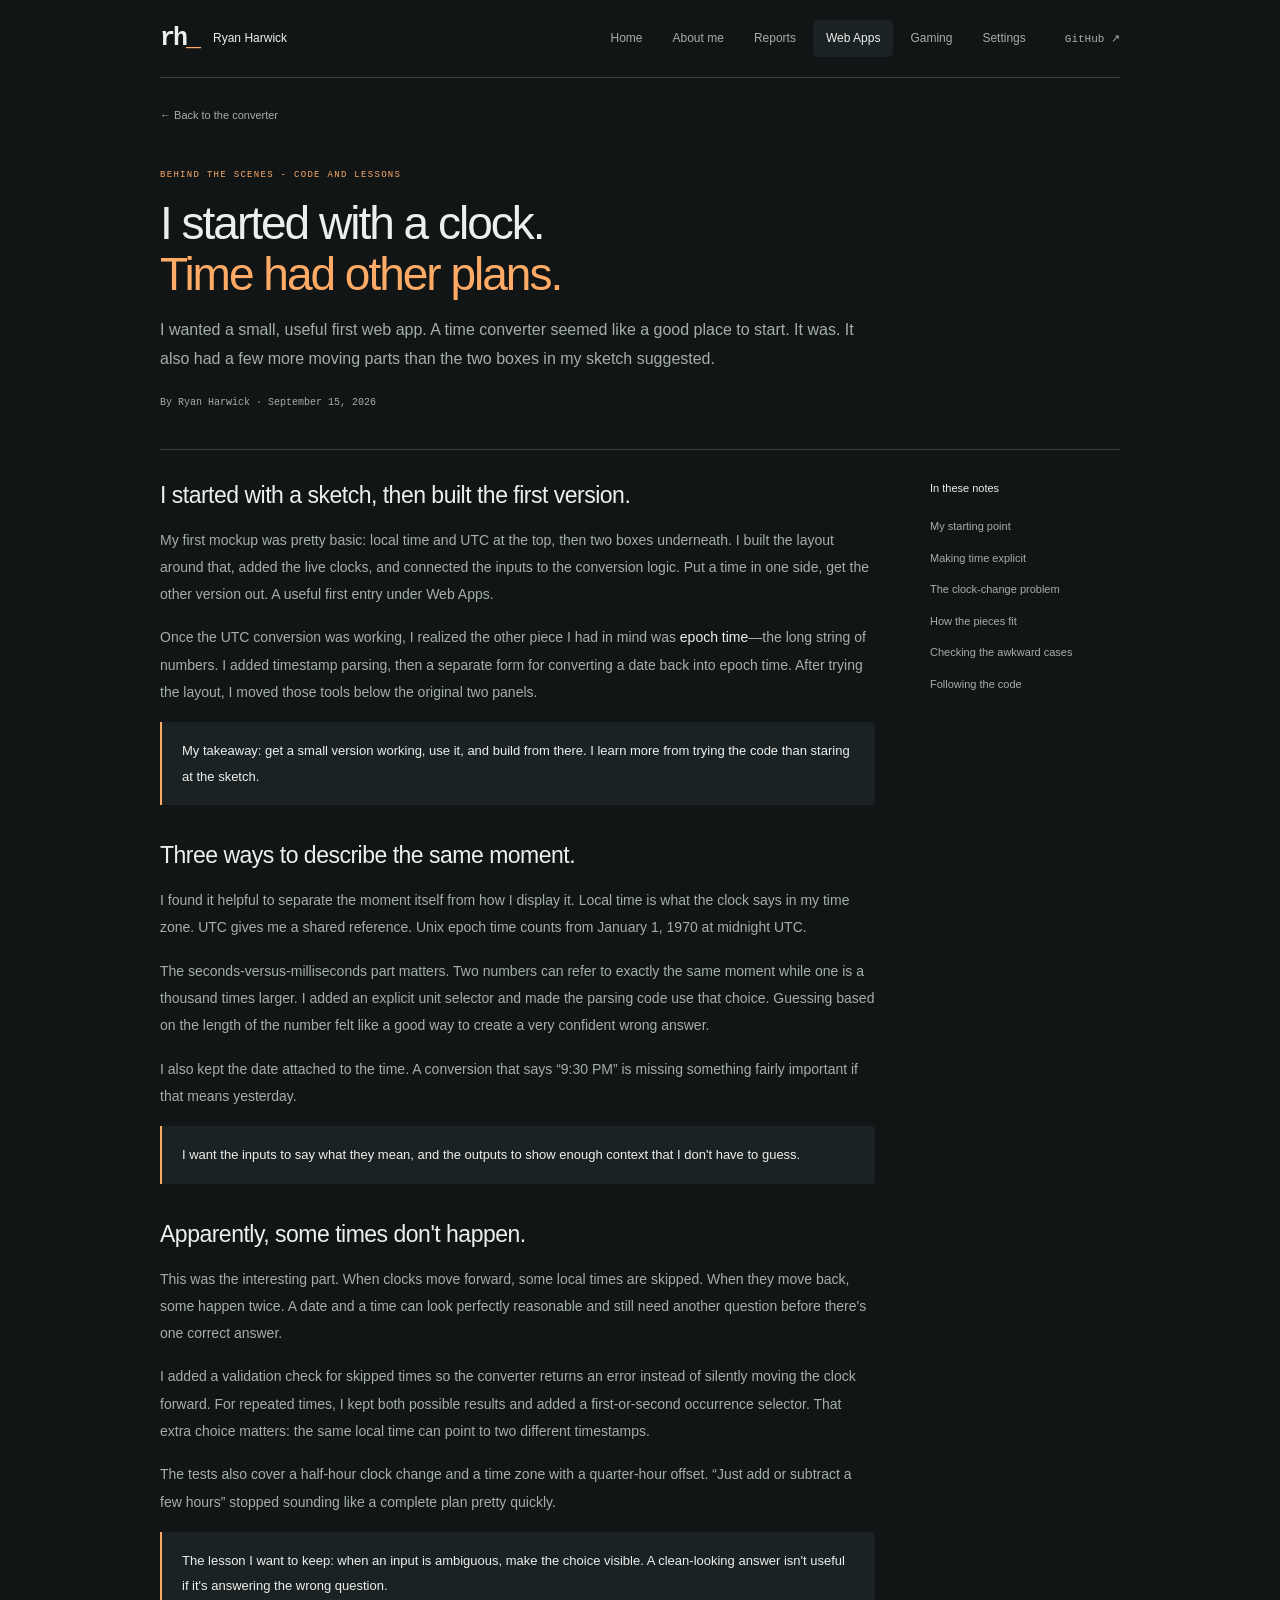
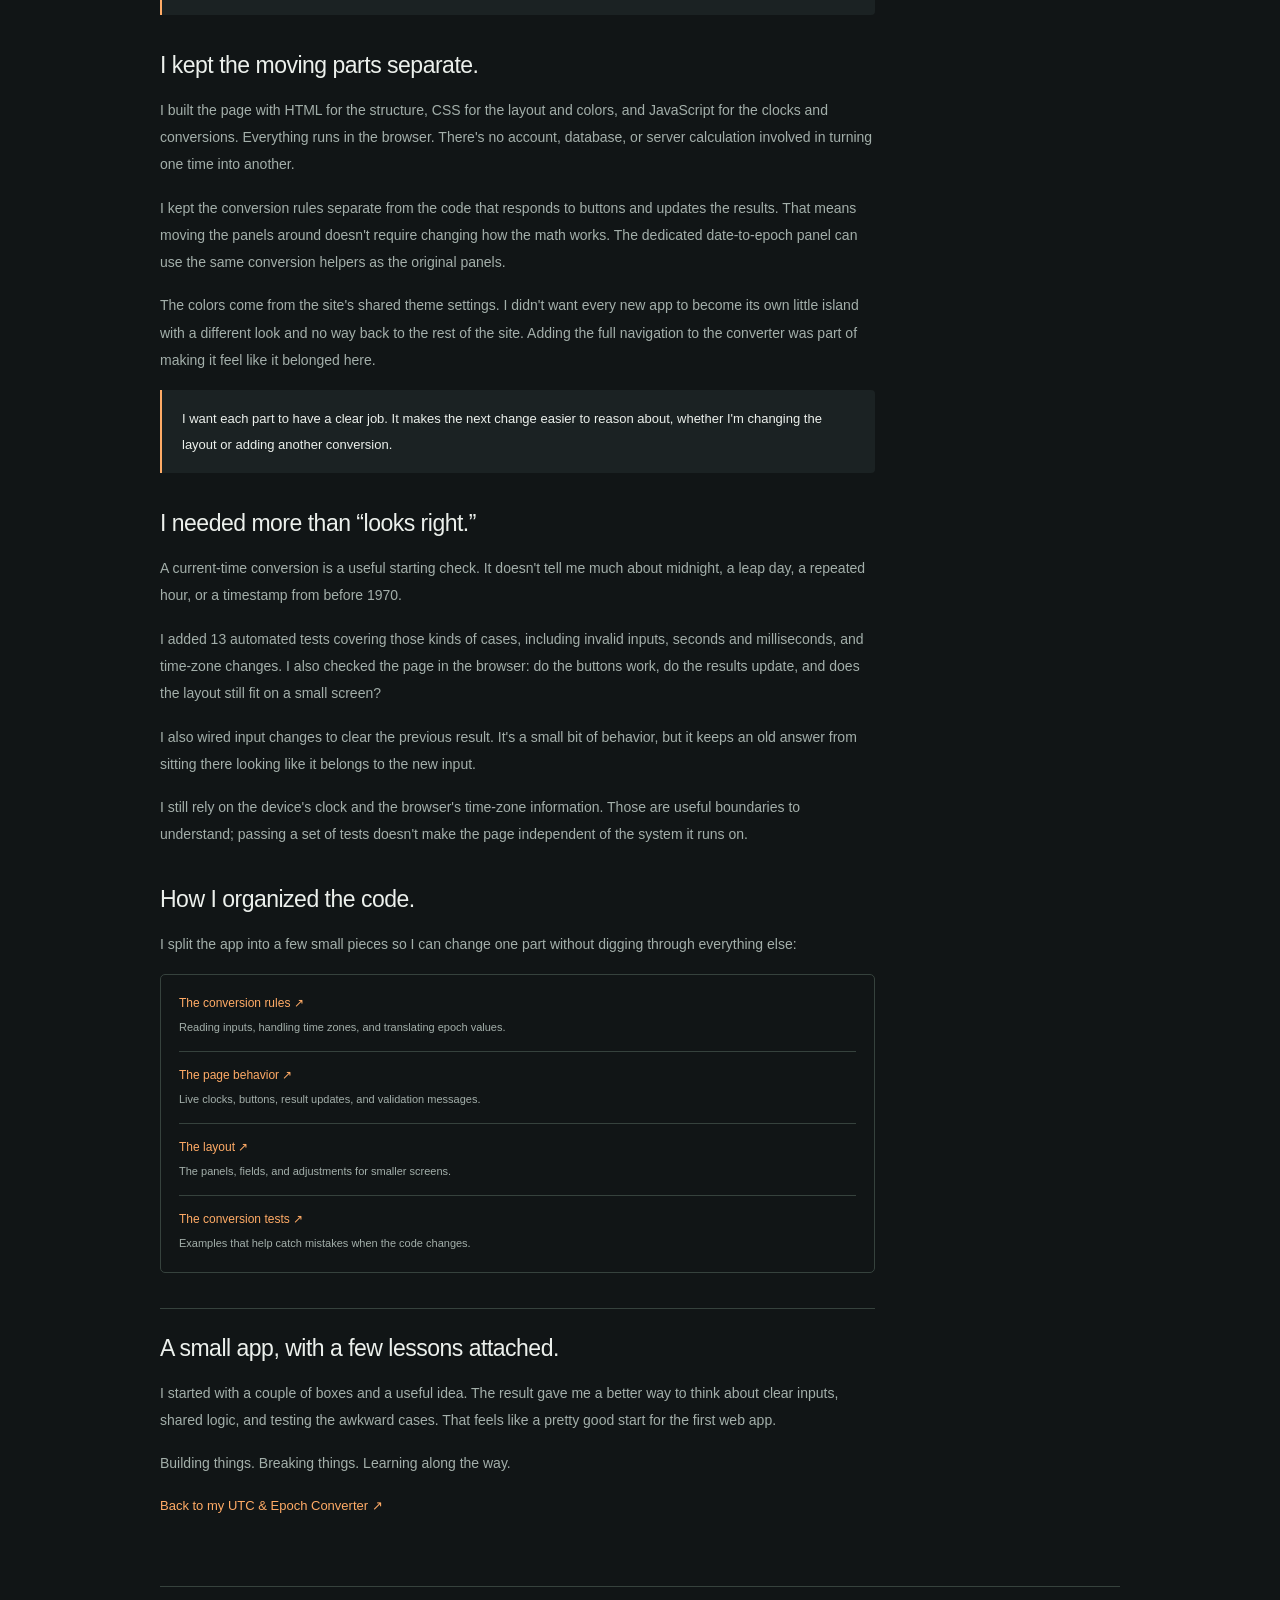
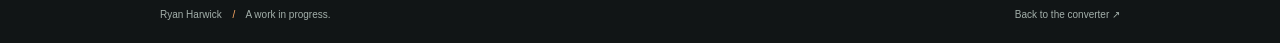
<file: web-apps/utc-converter-behind-the-scenes.html>
<!doctype html>
<html lang="en" data-theme="graphite">
<head>
  <meta charset="utf-8">
  <meta name="viewport" content="width=device-width, initial-scale=1">
  <meta name="description" content="My notes on creating the UTC and epoch converter, and the programming lessons that came with it.">
  <title>Behind the scenes - Code and lessons | Ryan Harwick</title>
  <script src="../assets/site.js?v=0.9.4"></script>
  <link rel="stylesheet" href="../assets/site.css?v=0.9.4">
  <link rel="stylesheet" href="../assets/utc-converter.css?v=0.9.4">
  <link rel="stylesheet" href="../assets/build-notes.css?v=0.9.4">
</head>
<body>
  <a class="skip" href="#main">Skip to content</a>
  <div class="shell">
    <header class="header">
      <a class="brand" href="../index.html#home"><span class="monogram" aria-hidden="true">rh<span>_</span></span><span>Ryan Harwick</span></a>
      <div class="navigation">
        <nav class="section-links" aria-label="Site navigation">
          <a href="../index.html#home">Home</a>
          <a href="../index.html#about">About me</a>
          <a href="../index.html#reports">Reports</a>
          <a href="../index.html#web-apps" aria-current="location">Web Apps</a>
          <a href="../index.html#gaming">Gaming</a>
          <a href="../index.html#settings">Settings</a>
        </nav>
        <a class="github" href="https://github.com/RDHarHar" target="_blank" rel="noopener">GitHub ↗</a>
      </div>
    </header>
    <main id="main" class="build-notes">
      <a class="back-link" href="utc-converter.html">← Back to the converter</a>
      <article>
        <header class="notes-header">
          <p class="eyebrow">Behind the scenes - Code and lessons</p>
          <h1>I started with a clock.<br><span>Time had other plans.</span></h1>
          <p class="deck">I wanted a small, useful first web app. A time converter seemed like a good place to start. It was. It also had a few more moving parts than the two boxes in my sketch suggested.</p>
          <p class="notes-meta">By Ryan Harwick · <time datetime="2026-09-15">September 15, 2026</time></p>
        </header>
        <div class="notes-layout">
          <div class="notes-copy">
            <section id="starting-point">
              <h2>I started with a sketch, then built the first version.</h2>
              <p>My first mockup was pretty basic: local time and UTC at the top, then two boxes underneath. I built the layout around that, added the live clocks, and connected the inputs to the conversion logic. Put a time in one side, get the other version out. A useful first entry under Web Apps.</p>
              <p>Once the UTC conversion was working, I realized the other piece I had in mind was <strong>epoch time</strong>—the long string of numbers. I added timestamp parsing, then a separate form for converting a date back into epoch time. After trying the layout, I moved those tools below the original two panels.</p>
              <p class="lesson">My takeaway: get a small version working, use it, and build from there. I learn more from trying the code than staring at the sketch.</p>
            </section>
            <section id="three-views">
              <h2>Three ways to describe the same moment.</h2>
              <p>I found it helpful to separate the moment itself from how I display it. Local time is what the clock says in my time zone. UTC gives me a shared reference. Unix epoch time counts from January 1, 1970 at midnight UTC.</p>
              <p>The seconds-versus-milliseconds part matters. Two numbers can refer to exactly the same moment while one is a thousand times larger. I added an explicit unit selector and made the parsing code use that choice. Guessing based on the length of the number felt like a good way to create a very confident wrong answer.</p>
              <p>I also kept the date attached to the time. A conversion that says “9:30 PM” is missing something fairly important if that means yesterday.</p>
              <p class="lesson">I want the inputs to say what they mean, and the outputs to show enough context that I don't have to guess.</p>
            </section>
            <section id="clock-changes">
              <h2>Apparently, some times don't happen.</h2>
              <p>This was the interesting part. When clocks move forward, some local times are skipped. When they move back, some happen twice. A date and a time can look perfectly reasonable and still need another question before there's one correct answer.</p>
              <p>I added a validation check for skipped times so the converter returns an error instead of silently moving the clock forward. For repeated times, I kept both possible results and added a first-or-second occurrence selector. That extra choice matters: the same local time can point to two different timestamps.</p>
              <p>The tests also cover a half-hour clock change and a time zone with a quarter-hour offset. “Just add or subtract a few hours” stopped sounding like a complete plan pretty quickly.</p>
              <p class="lesson">The lesson I want to keep: when an input is ambiguous, make the choice visible. A clean-looking answer isn't useful if it's answering the wrong question.</p>
            </section>
            <section id="under-the-hood">
              <h2>I kept the moving parts separate.</h2>
              <p>I built the page with HTML for the structure, CSS for the layout and colors, and JavaScript for the clocks and conversions. Everything runs in the browser. There's no account, database, or server calculation involved in turning one time into another.</p>
              <p>I kept the conversion rules separate from the code that responds to buttons and updates the results. That means moving the panels around doesn't require changing how the math works. The dedicated date-to-epoch panel can use the same conversion helpers as the original panels.</p>
              <p>The colors come from the site's shared theme settings. I didn't want every new app to become its own little island with a different look and no way back to the rest of the site. Adding the full navigation to the converter was part of making it feel like it belonged here.</p>
              <p class="lesson">I want each part to have a clear job. It makes the next change easier to reason about, whether I'm changing the layout or adding another conversion.</p>
            </section>
            <section id="testing">
              <h2>I needed more than “looks right.”</h2>
              <p>A current-time conversion is a useful starting check. It doesn't tell me much about midnight, a leap day, a repeated hour, or a timestamp from before 1970.</p>
              <p>I added 13 automated tests covering those kinds of cases, including invalid inputs, seconds and milliseconds, and time-zone changes. I also checked the page in the browser: do the buttons work, do the results update, and does the layout still fit on a small screen?</p>
              <p>I also wired input changes to clear the previous result. It's a small bit of behavior, but it keeps an old answer from sitting there looking like it belongs to the new input.</p>
              <p>I still rely on the device's clock and the browser's time-zone information. Those are useful boundaries to understand; passing a set of tests doesn't make the page independent of the system it runs on.</p>
            </section>
            <section id="code">
              <h2>How I organized the code.</h2>
              <p>I split the app into a few small pieces so I can change one part without digging through everything else:</p>
              <div class="code-map">
                <a href="../assets/utc-core.js?v=0.9.4" target="_blank" rel="noopener">The conversion rules ↗<small>Reading inputs, handling time zones, and translating epoch values.</small></a>
                <a href="../assets/utc-converter.js?v=0.9.4" target="_blank" rel="noopener">The page behavior ↗<small>Live clocks, buttons, result updates, and validation messages.</small></a>
                <a href="../assets/utc-converter.css?v=0.9.4" target="_blank" rel="noopener">The layout ↗<small>The panels, fields, and adjustments for smaller screens.</small></a>
                <a href="../tests/utc-converter.test.cjs" target="_blank" rel="noopener">The conversion tests ↗<small>Examples that help catch mistakes when the code changes.</small></a>
              </div>
            </section>
            <section class="notes-closing">
              <h2>A small app, with a few lessons attached.</h2>
              <p>I started with a couple of boxes and a useful idea. The result gave me a better way to think about clear inputs, shared logic, and testing the awkward cases. That feels like a pretty good start for the first web app.</p>
              <p>Building things. Breaking things. Learning along the way.</p>
              <a href="utc-converter.html">Back to my UTC & Epoch Converter ↗</a>
            </section>
          </div>
          <aside class="notes-toc"><h2>In these notes</h2><nav aria-label="Article sections"><a href="#starting-point">My starting point</a><a href="#three-views">Making time explicit</a><a href="#clock-changes">The clock-change problem</a><a href="#under-the-hood">How the pieces fit</a><a href="#testing">Checking the awkward cases</a><a href="#code">Following the code</a></nav></aside>
        </div>
      </article>
    </main>
    <footer><span>Ryan Harwick <span class="footer-dot">/</span> A work in progress.</span><a href="utc-converter.html">Back to the converter ↗</a></footer>
  </div>
</body>
</html>
</file>
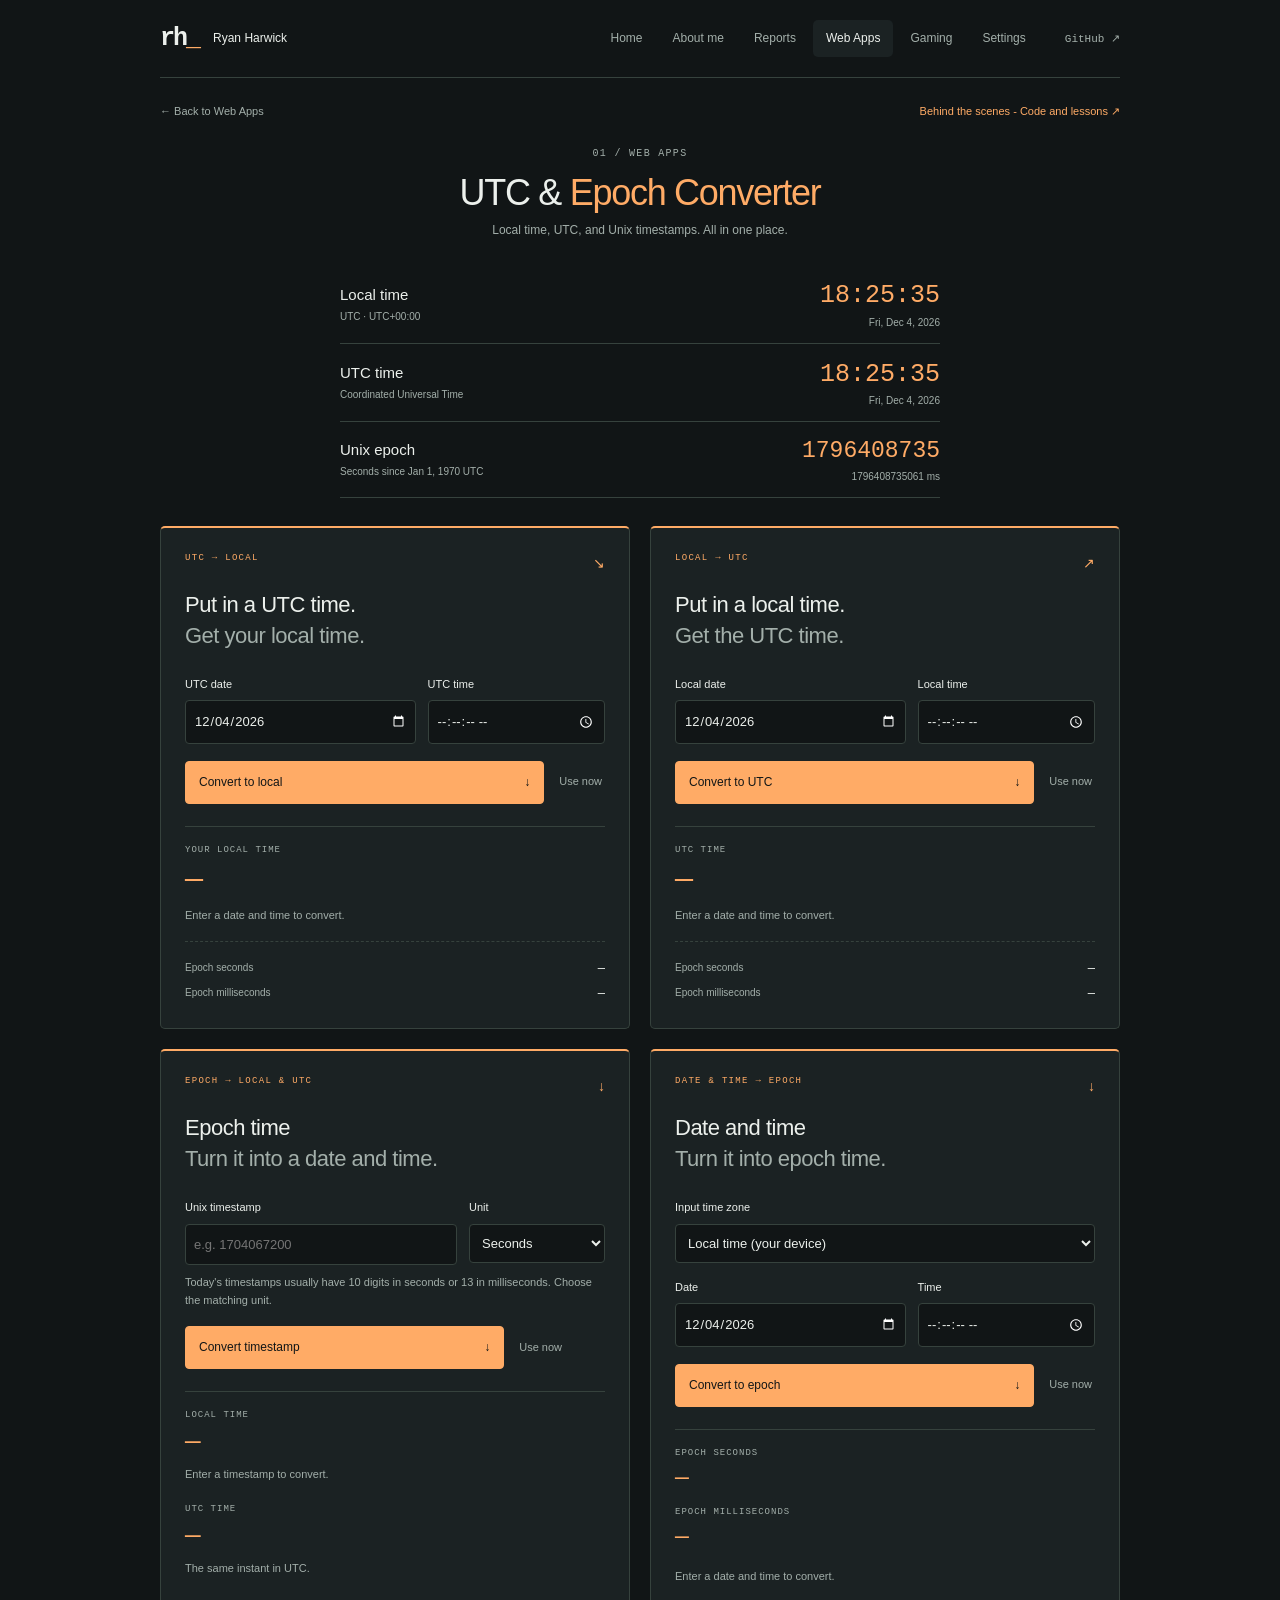
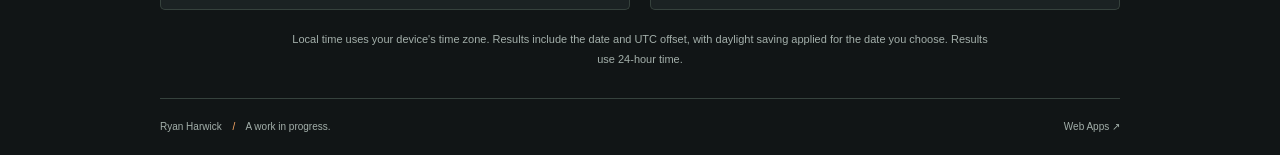
<file: web-apps/utc-converter.html>
<!doctype html>
<html lang="en" data-theme="graphite">
<head>
  <meta charset="utf-8">
  <meta name="viewport" content="width=device-width, initial-scale=1">
  <meta name="description" content="Convert Unix epoch timestamps, UTC, and local time, with live clocks and date-aware results.">
  <title>UTC & Epoch Converter — Ryan Harwick</title>
  <script src="../assets/site.js?v=0.9.4"></script>
  <link rel="stylesheet" href="../assets/site.css?v=0.9.4">
  <link rel="stylesheet" href="../assets/utc-converter.css?v=0.9.4">
  <script src="../assets/utc-core.js?v=0.9.4" defer></script>
  <script src="../assets/utc-converter.js?v=0.9.4" defer></script>
</head>
<body>
  <a class="skip" href="#main">Skip to content</a>
  <div class="shell">
    <header class="header">
      <a class="brand" href="../index.html#home"><span class="monogram" aria-hidden="true">rh<span>_</span></span><span>Ryan Harwick</span></a>
      <div class="navigation">
        <nav class="section-links" aria-label="Site navigation">
          <a href="../index.html#home">Home</a>
          <a href="../index.html#about">About me</a>
          <a href="../index.html#reports">Reports</a>
          <a href="../index.html#web-apps" aria-current="location">Web Apps</a>
          <a href="../index.html#gaming">Gaming</a>
          <a href="../index.html#settings">Settings</a>
        </nav>
        <a class="github" href="https://github.com/RDHarHar" target="_blank" rel="noopener">GitHub ↗</a>
      </div>
    </header>
    <main id="main" class="converter-page">
      <div class="converter-links"><a class="back-link" href="../index.html#web-apps">← Back to Web Apps</a><a class="behind-link" href="utc-converter-behind-the-scenes.html">Behind the scenes - Code and lessons ↗</a></div>
      <div class="converter-heading"><p class="eyebrow">01 / Web Apps</p><h1>UTC & <span>Epoch Converter</span></h1><p>Local time, UTC, and Unix timestamps. All in one place.</p></div>
      <section class="clocks" aria-label="Current local and UTC time">
        <div class="clock-row"><div><h2>Local time</h2><span class="clock-zone" id="local-zone">Your device's time zone</span></div><div class="clock-value"><time id="local-clock">--:--:--</time><span id="local-today">Loading date…</span></div></div>
        <div class="clock-row"><div><h2>UTC time</h2><span class="clock-zone">Coordinated Universal Time</span></div><div class="clock-value"><time id="utc-clock">--:--:--</time><span id="utc-today">Loading date…</span></div></div>
        <div class="clock-row"><div><h2>Unix epoch</h2><span class="clock-zone">Seconds since Jan 1, 1970 UTC</span></div><div class="clock-value"><span id="epoch-clock" class="epoch-clock">—</span><span id="epoch-clock-ms">Loading milliseconds…</span></div></div>
      </section>
      <div class="conversion-grid">
        <section class="conversion-panel" aria-labelledby="utc-heading">
          <div class="panel-label"><span class="eyebrow">UTC → Local</span><span aria-hidden="true">↘</span></div>
          <h2 id="utc-heading">Put in a UTC time.<br><span>Get your local time.</span></h2>
          <form id="utc-form" novalidate>
            <div class="date-time-fields"><div><label for="utc-date">UTC date</label><input id="utc-date" name="date" type="date" min="1900-01-01" max="9999-12-31" required aria-describedby="utc-error"></div><div><label for="utc-input">UTC time</label><input id="utc-input" name="time" type="time" step="1" required aria-describedby="utc-error"></div></div>
            <div class="form-actions"><button class="convert-button" type="submit">Convert to local <span aria-hidden="true">↓</span></button><button type="button" class="now-button" data-now="utc">Use now</button></div>
            <p class="conversion-error" id="utc-error" role="alert" hidden></p>
            <div class="result" id="utc-result" role="status" aria-live="polite"><span class="result-label">Your local time</span><strong class="result-time">—</strong><span class="result-detail">Enter a date and time to convert.</span><dl class="epoch-values"><div><dt>Epoch seconds</dt><dd data-epoch="seconds">&#8212;</dd></div><div><dt>Epoch milliseconds</dt><dd data-epoch="milliseconds">&#8212;</dd></div></dl></div>
          </form>
        </section>
        <section class="conversion-panel" aria-labelledby="local-heading">
          <div class="panel-label"><span class="eyebrow">Local → UTC</span><span aria-hidden="true">↗</span></div>
          <h2 id="local-heading">Put in a local time.<br><span>Get the UTC time.</span></h2>
          <form id="local-form" novalidate>
            <div class="date-time-fields"><div><label for="local-date">Local date</label><input id="local-date" name="date" type="date" min="1900-01-01" max="9999-12-31" required aria-describedby="local-error"></div><div><label for="local-input">Local time</label><input id="local-input" name="time" type="time" step="1" required aria-describedby="local-error"></div></div>
            <div class="repeat-choice" id="repeat-choice" hidden><label for="occurrence">This local time happens twice</label><select id="occurrence" aria-describedby="repeat-help"></select><p id="repeat-help">The clocks move back on this date. Choose which occurrence you mean.</p></div>
            <div class="form-actions"><button class="convert-button" type="submit">Convert to UTC <span aria-hidden="true">↓</span></button><button type="button" class="now-button" data-now="local">Use now</button></div>
            <p class="conversion-error" id="local-error" role="alert" hidden></p>
            <div class="result" id="local-result" role="status" aria-live="polite"><span class="result-label">UTC time</span><strong class="result-time">—</strong><span class="result-detail">Enter a date and time to convert.</span><dl class="epoch-values"><div><dt>Epoch seconds</dt><dd data-epoch="seconds">&#8212;</dd></div><div><dt>Epoch milliseconds</dt><dd data-epoch="milliseconds">&#8212;</dd></div></dl></div>
          </form>
        </section>
      </div>
      <div class="conversion-grid epoch-grid">
      <section class="conversion-panel epoch-panel" aria-labelledby="epoch-heading">
        <div class="panel-label"><span class="eyebrow">Epoch → Local & UTC</span><span aria-hidden="true">↓</span></div>
        <h2 id="epoch-heading">Epoch time<br><span>Turn it into a date and time.</span></h2>
        <form id="epoch-form" novalidate>
          <div class="epoch-fields"><div><label for="epoch-input">Unix timestamp</label><input id="epoch-input" name="epoch" type="text" placeholder="e.g. 1704067200" autocomplete="off" spellcheck="false" required aria-describedby="epoch-help epoch-error"></div><div><label for="epoch-unit">Unit</label><select id="epoch-unit"><option value="seconds">Seconds</option><option value="milliseconds">Milliseconds</option></select></div></div>
          <p id="epoch-help" class="epoch-help">Today's timestamps usually have 10 digits in seconds or 13 in milliseconds. Choose the matching unit.</p>
          <div class="form-actions"><button class="convert-button" type="submit">Convert timestamp <span aria-hidden="true">↓</span></button><button class="now-button" id="epoch-now" type="button">Use now</button></div>
          <p id="epoch-error" class="conversion-error" role="alert" hidden></p>
          <div id="epoch-result" class="epoch-results" role="status" aria-live="polite"><div><span class="result-label">Local time</span><strong class="result-time" id="epoch-local-time">—</strong><span class="result-detail" id="epoch-local-detail">Enter a timestamp to convert.</span></div><div><span class="result-label">UTC time</span><strong class="result-time" id="epoch-utc-time">—</strong><span class="result-detail" id="epoch-utc-detail">The same instant in UTC.</span></div></div>
        </form>
      </section>
      <section class="conversion-panel" aria-labelledby="to-epoch-heading">
        <div class="panel-label"><span class="eyebrow">Date & time → Epoch</span><span aria-hidden="true">↓</span></div>
        <h2 id="to-epoch-heading">Date and time<br><span>Turn it into epoch time.</span></h2>
        <form id="to-epoch-form" novalidate>
          <label for="to-epoch-zone">Input time zone</label><select id="to-epoch-zone"><option value="local">Local time (your device)</option><option value="utc">UTC</option></select>
          <div class="date-time-fields to-epoch-fields"><div><label for="to-epoch-date">Date</label><input id="to-epoch-date" type="date" min="1900-01-01" max="9999-12-31" required aria-describedby="to-epoch-error"></div><div><label for="to-epoch-time">Time</label><input id="to-epoch-time" type="time" step="1" required aria-describedby="to-epoch-error"></div></div>
          <div class="repeat-choice" id="to-epoch-repeat" hidden><label for="to-epoch-occurrence">This local time happens twice</label><select id="to-epoch-occurrence" aria-describedby="to-epoch-repeat-help"></select><p id="to-epoch-repeat-help">Choose the first or second occurrence when the clocks move back.</p></div>
          <div class="form-actions"><button class="convert-button" type="submit">Convert to epoch <span aria-hidden="true">↓</span></button><button class="now-button" id="to-epoch-now" type="button">Use now</button></div>
          <p class="conversion-error" id="to-epoch-error" role="alert" hidden></p>
          <div class="result" id="to-epoch-result" role="status" aria-live="polite"><span class="result-label">Epoch seconds</span><strong class="result-time" id="to-epoch-seconds">—</strong><span class="result-label">Epoch milliseconds</span><strong class="result-time" id="to-epoch-milliseconds">—</strong><span class="result-detail" id="to-epoch-detail">Enter a date and time to convert.</span></div>
        </form>
      </section>
      </div>
      <p class="converter-note">Local time uses your device's time zone. Results include the date and UTC offset, with daylight saving applied for the date you choose. Results use 24-hour time.</p>
      <noscript><p class="no-script">JavaScript is needed to run the clocks and convert times.</p></noscript>
    </main>
    <footer><span>Ryan Harwick <span class="footer-dot">/</span> A work in progress.</span><a href="../index.html#web-apps">Web Apps ↗</a></footer>
  </div>
</body>
</html>
</file>
<file: assets/site.css>
:root, [data-theme="graphite"], [data-palette="graphite"] {
  color-scheme: dark;
  --bg: #111516; --surface: #1b2223; --text: #ecf0ec;
  --muted: #a3afaa; --line: #36423d; --accent: #ffab66; --tint: #39291f;
}
[data-theme="ocean"], [data-palette="ocean"] {
  color-scheme: dark;
  --bg: #101925; --surface: #182637; --text: #e8f0f9;
  --muted: #a1b3c8; --line: #354a61; --accent: #83c9ff; --tint: #243d53;
}
[data-theme="violet"], [data-palette="violet"] {
  color-scheme: dark;
  --bg: #191620; --surface: #25212e; --text: #f0ebf7;
  --muted: #b5aabd; --line: #4a4057; --accent: #cbb0ff; --tint: #3b2e50;
}
[data-theme="paper"], [data-palette="paper"] {
  color-scheme: light;
  --bg: #f5f3ed; --surface: #fffef9; --text: #26362f;
  --muted: #5a6b61; --line: #c4cdc1; --accent: #31654a; --tint: #e2eadd;
}
* { box-sizing: border-box; }
[hidden] { display: none !important; }
body { margin: 0; background: var(--bg); color: var(--text); font: 14px/1.6 Arial, sans-serif; }
a { color: inherit; text-decoration: none; }
a:hover { color: var(--accent); }
button, input { font: inherit; }
button { cursor: pointer; }
a:focus-visible, button:focus-visible, [role="tabpanel"]:focus-visible { outline: 2px solid var(--accent); outline-offset: 5px; }
::selection { background: var(--accent); color: var(--bg); }
.skip { position: fixed; top: -100px; left: 16px; z-index: 10; padding: 10px 15px; background: var(--accent); color: var(--bg); }
.skip:focus { top: 12px; }
.shell { width: min(960px, calc(100% - 80px)); margin: auto; }
.header { display: flex; align-items: center; justify-content: space-between; gap: 25px; min-height: 78px; border-bottom: 1px solid var(--line); }
.brand { display: flex; align-items: center; gap: 14px; font-size: 12px; }
.monogram { font: bold 25px 'Courier New', monospace; letter-spacing: -2px; }
.monogram span { color: var(--accent); }
.navigation, .tabs { display: flex; align-items: center; }
.navigation { gap: 26px; }
.tabs { gap: 4px; }
.tabs button { color: var(--muted); border: 0; background: none; padding: 9px 13px; font-size: 12px; border-radius: 5px; }
.tabs button[aria-selected="true"] { background: var(--surface); color: var(--text); }
.tabs button:hover { color: var(--accent); }
.github { font: 11px 'Courier New', monospace; color: var(--muted); }
.hero { padding: 48px 0 38px; }
.eyebrow { font: 10px/1.5 'Courier New', monospace; letter-spacing: 1.3px; text-transform: uppercase; }
.hero .eyebrow { color: var(--muted); margin: 0 0 19px; }
.status-dot { display: inline-block; height: 5px; width: 5px; background: var(--accent); border-radius: 50%; margin-right: 8px; vertical-align: middle; }
h1 { font-size: clamp(38px, 4.2vw, 54px); line-height: 1.12; font-weight: 500; letter-spacing: -2px; margin: 0 0 18px; }
h1 span { color: var(--accent); }
.intro { color: var(--muted); font-size: 14px; line-height: 1.8; margin: 0; }
.section-heading { display: flex; align-items: center; justify-content: space-between; gap: 15px; border-top: 1px solid var(--line); padding: 20px 0 14px; }
.section-heading h2 { font-weight: normal; margin: 0; }
.subtle { color: var(--muted); font-size: 11px; }
.project-row { display: flex; align-items: center; gap: 22px; padding: 20px; background: var(--surface); border: 1px solid var(--line); border-radius: 6px; }
.project-row:hover { border-color: var(--accent); color: var(--text); }
.project-row:hover h3 { color: var(--accent); }
.project-art { display: flex; align-items: flex-end; justify-content: center; gap: 5px; width: 86px; height: 72px; flex-shrink: 0; background: var(--bg); border: 1px solid var(--line); padding: 15px 13px; border-radius: 3px; }
.project-art i { background: var(--tint); border: 1px solid var(--accent); width: 8px; height: 65%; }
.project-art i:nth-child(2) { height: 85%; }
.project-art i:nth-child(3) { height: 50%; }
.project-art i:nth-child(4) { height: 100%; background: var(--accent); }
.project-art i:nth-child(5) { height: 35%; }
.category { color: var(--accent); font-size: 8px; }
h3 { font-size: 18px; font-weight: 500; letter-spacing: -.4px; margin: 4px 0; line-height: 1.4; }
.project-copy p { color: var(--muted); font-size: 12px; margin: 0; }
.project-type { margin-left: auto; color: var(--muted); font: 9px 'Courier New', monospace; white-space: nowrap; }
.project-arrow { color: var(--accent); font-size: 21px; margin-left: 6px; }
.next-note { display: flex; align-items: center; gap: 12px; padding: 15px 0; color: var(--muted); }
.next-note>span { font: 20px 'Courier New', monospace; }
.next-note p { font-size: 11px; margin: 0; }
.source { display: flex; justify-content: space-between; align-items: center; gap: 20px; padding: 27px 0 35px; font-size: 12px; color: var(--muted); }
.source a { color: var(--accent); }
footer { display: flex; justify-content: space-between; gap: 20px; border-top: 1px solid var(--line); padding: 20px 0; color: var(--muted); font-size: 10px; }
.footer-dot { color: var(--accent); padding: 0 8px; }
.settings-heading { padding: 40px 0 30px; }
.settings-heading .eyebrow { color: var(--muted); margin: 0 0 16px; }
.settings-heading h1 { font-size: 38px; letter-spacing: -1.4px; margin-bottom: 12px; }
fieldset { border: 0; padding: 0; margin: 0; min-width: 0; }
legend { font-size: 14px; font-weight: bold; padding: 0; }
.field-hint { font-size: 12px; color: var(--muted); margin: 6px 0 20px; }
.theme-grid { display: grid; grid-template-columns: repeat(4, minmax(0, 1fr)); gap: 14px; }
.theme-choice { position: relative; cursor: pointer; border: 1px solid var(--line); border-radius: 6px; padding: 7px; background: var(--surface); color: var(--text); }
.theme-choice:has(input:checked) { outline: 2px solid var(--accent); outline-offset: 2px; }
.theme-choice:has(input:focus-visible) { outline: 3px dashed var(--accent); outline-offset: 4px; }
.theme-choice input { position: absolute; opacity: 0; width: 1px; height: 1px; }
.theme-preview { display: block; height: 110px; border-radius: 3px; background: var(--bg); padding: 15px; border: 1px solid var(--line); }
.theme-preview>span { display: block; border-radius: 1px; }
.preview-nav { width: 28%; height: 3px; background: var(--muted); margin-bottom: 14px; }
.preview-line { width: 65%; height: 5px; background: var(--text); margin-bottom: 5px; }
.preview-accent { width: 45%; height: 5px; background: var(--accent); margin-bottom: 13px; }
.preview-row { width: 100%; height: 20px; border: 1px solid var(--line); background: var(--surface); }
.theme-caption { display: flex; justify-content: space-between; gap: 8px; padding: 12px 5px 5px; }
.theme-caption strong { display: block; font-size: 12px; font-weight: 500; }
.theme-caption small { display: block; color: var(--muted); font-size: 10px; margin-top: 3px; }
.theme-check { visibility: hidden; color: var(--accent); font-size: 14px; }
input:checked~.theme-caption .theme-check { visibility: visible; }
.settings-bottom { display: flex; align-items: center; justify-content: space-between; gap: 20px; padding: 18px 0 45px; font-size: 11px; }
.settings-bottom p { color: var(--muted); }
.reset { border: 1px solid var(--line); background: var(--surface); color: var(--text); padding: 9px 12px; border-radius: 4px; font-size: 11px; }
.reset:hover { border-color: var(--accent); }
.no-script { color: var(--muted); font-size: 12px; }
.home-heading { padding: 32px 0 26px; }
.home-heading .eyebrow { color: var(--muted); margin: 0 0 12px; font-size: 9px; }
.home-heading h1 { font-size: 28px; line-height: 1.3; letter-spacing: -.8px; margin: 0; }
.home-updates { display: grid; grid-template-columns: minmax(0, 2.4fr) minmax(0, 1fr); gap: 18px; align-items: stretch; }
.featured-update { background: var(--surface); border: 1px solid var(--line); border-top: 2px solid var(--accent); border-radius: 6px; padding: 30px; display: flex; flex-direction: column; }
.update-meta { display: flex; flex-wrap: wrap; align-items: center; justify-content: space-between; gap: 10px; }
.update-meta .eyebrow { font-size: 9px; color: var(--accent); }
.update-meta time { font-size: 10px; color: var(--muted); }
.featured-update h2 { font-size: 34px; line-height: 1.2; letter-spacing: -1px; font-weight: 500; margin: 36px 0 18px; max-width: 460px; }
.featured-update p { color: var(--muted); font-size: 14px; line-height: 1.9; margin: 0; }
.featured-update ul { padding-left: 18px; margin: 24px 0 32px; color: var(--muted); font-size: 12px; line-height: 1.9; }
.featured-update li { padding-left: 4px; margin-bottom: 8px; }
.featured-update li::marker { color: var(--accent); }
.update-bottom { display: flex; flex-wrap: wrap; gap: 15px; justify-content: space-between; align-items: center; margin-top: auto; border-top: 1px solid var(--line); padding-top: 20px; }
.update-bottom>span { font: 10px 'Courier New', monospace; color: var(--muted); }
.update-bottom a { font-size: 12px; color: var(--accent); }
.recent-heading { display: flex; justify-content: space-between; gap: 10px; align-items: center; margin-bottom: 10px; }
.recent-heading h2 { font-size: 12px; font-weight: 500; margin: 0; }
.recent-heading .eyebrow { font-size: 8px; color: var(--muted); }
.recent-updates ol { list-style: none; padding: 0; margin: 0; display: grid; gap: 8px; }
.recent-updates button { width: 100%; text-align: left; border: 1px solid var(--line); border-radius: 5px; background: var(--surface); color: var(--text); padding: 13px 14px; }
.recent-updates button:hover, .recent-updates button[aria-pressed="true"] { border-color: var(--accent); }
.recent-meta, .recent-version { display: block; font: 8px/1.5 'Courier New', monospace; color: var(--muted); }
.recent-updates strong { display: block; font-size: 12px; line-height: 1.5; font-weight: 500; margin: 6px 0; }
.recent-version { color: var(--accent); }
.home-info-grid { display: grid; grid-template-columns: 1fr 1fr; gap: 18px; margin: 26px 0 32px; }
.home-info { padding: 24px; background: var(--surface); border: 1px solid var(--line); border-radius: 6px; }
.home-info>.eyebrow { color: var(--muted); font-size: 9px; margin: 0 0 7px; }
.home-info h2 { font-size: 22px; font-weight: 500; letter-spacing: -.5px; margin: 0; }
.home-placeholder { min-height: 130px; padding-top: 22px; }
.home-placeholder>span { display: grid; place-items: center; width: 27px; height: 27px; border: 1px dashed var(--line); border-radius: 50%; color: var(--accent); font: 15px Georgia, serif; margin-bottom: 15px; }
.home-placeholder p { font-size: 12px; margin: 7px 0; }
.home-placeholder .subtle { font-size: 11px; }
@media (max-width: 760px) {
  .home-updates { grid-template-columns: minmax(0, 1fr); }
  .featured-update { min-height: 360px; }
  .home-heading h1 { font-size: 25px; }
}
@media (max-width: 480px) {
  .home-info-grid { grid-template-columns: 1fr; }
  .featured-update, .home-info { padding: 21px; }
  .featured-update h2 { font-size: 29px; margin-top: 25px; }
  .home-heading .eyebrow { font-size: 8px; letter-spacing: .7px; }
}
.tagline { font-size: clamp(30px, 3.4vw, 43px); letter-spacing: -1.6px; line-height: 1.22; margin-bottom: 0; }
.profile { display: grid; grid-template-columns: 148px 1fr; align-items: center; gap: 30px; padding: 10px 0 25px; }
.portrait-placeholder { min-height: 155px; display: flex; flex-direction: column; justify-content: center; align-items: center; gap: 15px; color: var(--muted); border: 1px dashed var(--line); background: var(--surface); border-radius: 5px; font-size: 10px; }
.portrait-placeholder svg { color: var(--accent); opacity: .75; }
.bio-placeholder .eyebrow { color: var(--muted); font-size: 9px; margin: 0 0 6px; }
.bio-placeholder h2 { font-size: 25px; font-weight: 500; letter-spacing: -.6px; margin: 0 0 12px; }
.bio-placeholder p { color: var(--muted); font-size: 12px; max-width: 440px; margin: 6px 0 0; }
.bio-placeholder .placeholder-label { color: var(--text); font-size: 12px; }
.resume-links { display: grid; grid-template-columns: repeat(3, minmax(0, 1fr)); gap: 12px; margin-bottom: 25px; }
.resume-links a { display: flex; justify-content: space-between; align-items: center; gap: 12px; border: 1px solid var(--line); border-radius: 5px; padding: 15px; background: var(--surface); }
.resume-links a:hover { border-color: var(--accent); }
.resume-links strong { display: block; font-size: 12px; font-weight: 500; }
.resume-links small { display: block; font-size: 10px; color: var(--muted); margin-top: 4px; }
.resume-links a>span:last-child { color: var(--accent); }
.contact-section { display: flex; justify-content: space-between; align-items: center; gap: 25px; padding: 22px 0 28px; border-top: 1px solid var(--line); }
.contact-section .eyebrow { color: var(--muted); font-size: 9px; margin: 0 0 4px; }
.contact-section h2 { font-size: 20px; font-weight: 500; margin: 0; }
.contact-section p { font-size: 12px; margin: 4px 0; }
.contact-section .subtle { font-size: 11px; }
.section-intro { padding: 40px 0 28px; }
.section-intro .eyebrow { color: var(--muted); margin: 0 0 18px; }
.section-intro h1 { font-size: 42px; }
.empty-state { padding: 30px; background: var(--surface); border: 1px dashed var(--line); border-radius: 5px; margin-bottom: 40px; }
.empty-symbol { font: 26px 'Courier New', monospace; display: block; color: var(--accent); margin-bottom: 16px; }
.empty-state h2, .stream-card h2 { font-size: 20px; font-weight: 500; margin: 0 0 8px; }
.empty-state p, .stream-card p { font-size: 12px; color: var(--muted); margin: 0; }
.empty-label { display: inline-block; font: 9px 'Courier New', monospace; color: var(--muted); margin-top: 25px; }
.stream-card { display: flex; align-items: center; gap: 20px; padding: 23px; border: 1px solid var(--line); border-radius: 5px; background: var(--surface); margin-bottom: 16px; }
.stream-icon { color: var(--accent); background: var(--tint); padding: 14px 20px; border-radius: 5px; font-size: 21px; }
.stream-card .eyebrow { color: var(--accent); font-size: 9px; margin-bottom: 4px; }
.stream-card h2 { margin-bottom: 3px; }
.stream-link, .stream-pending { margin-left: auto; font-size: 12px; }
.stream-link { color: var(--accent); border: 1px solid var(--line); border-radius: 4px; padding: 9px 13px; }
.stream-link:hover { border-color: var(--accent); }
.stream-pending { color: var(--muted); }
.compact-empty { padding: 23px; }
.compact-empty h2 { font-size: 16px; }
.page-nav, .resume-subnav { display: flex; flex-wrap: wrap; gap: 22px; font-size: 12px; }
.page-nav { color: var(--muted); }
.resume-page { padding: 27px 0; }
.back-link { font-size: 11px; color: var(--muted); }
.resume-page .section-intro { padding: 25px 0; }
.resume-subnav { gap: 6px; padding-bottom: 22px; }
.resume-subnav a { padding: 7px 12px; color: var(--muted); border: 1px solid transparent; border-radius: 4px; }
.resume-subnav [aria-current="page"] { color: var(--accent); border-color: var(--line); background: var(--surface); }
.resume-content { display: grid; gap: 14px; }
.resume-placeholder { padding: 22px; border: 1px dashed var(--line); background: var(--surface); border-radius: 5px; }
.resume-placeholder .eyebrow { font-size: 9px; color: var(--muted); margin: 0 0 8px; }
.resume-placeholder h2 { font-size: 18px; font-weight: 500; margin: 0 0 8px; }
.resume-placeholder p, .placeholder-footnote { color: var(--muted); font-size: 12px; margin: 0; }
.placeholder-footnote { margin-top: 18px; font-size: 11px; }
@media (max-width: 900px) {
  .header { flex-wrap: wrap; padding: 17px 0 12px; gap: 12px; }
  .navigation { width: 100%; justify-content: space-between; gap: 12px; flex-wrap: wrap; }
  .tabs { flex-wrap: wrap; gap: 2px; }
  .tabs button { padding: 8px 10px; }
}
@media (max-width: 600px) {
  .navigation { position: relative; }
  .navigation .github { position: absolute; right: 0; bottom: 8px; }
  .navigation .tabs { width: 100%; padding-right: 0; }
  .navigation .tabs button { padding: 8px 9px; }
  .navigation .tabs button:last-child { margin-right: 75px; }
  .profile { grid-template-columns: 105px 1fr; gap: 20px; align-items: start; }
  .portrait-placeholder { min-height: 135px; font-size: 9px; }
  .bio-placeholder h2 { font-size: 22px; }
  .resume-links { grid-template-columns: 1fr; gap: 8px; }
  .resume-links a { padding: 12px 15px; }
  .contact-section { flex-direction: column; align-items: flex-start; gap: 12px; }
  .stream-card { flex-wrap: wrap; padding: 20px; gap: 15px; }
  .stream-link, .stream-pending { margin-left: 0; }
  .empty-state { padding: 23px; }
  .section-intro h1 { font-size: 36px; }
}
@media (max-width: 760px) {
  .shell { width: calc(100% - 40px); }
  .theme-grid { grid-template-columns: repeat(2, minmax(0, 1fr)); gap: 12px; }
  .project-type { display: none; }
  .project-arrow { margin-left: auto; }
}
@media (max-width: 480px) {
  .header { gap: 12px; flex-wrap: wrap; padding: 15px 0 10px; }
  .brand { gap: 10px; }
  .navigation { width: 100%; justify-content: space-between; gap: 12px; }
  .tabs button { padding: 8px 12px; }
  .hero { padding: 32px 0 27px; }
  h1 { font-size: 39px; letter-spacing: -1.5px; }
  .intro { font-size: 13px; }
  .desktop-break { display: none; }
  .section-heading { flex-wrap: wrap; gap: 7px; }
  .project-row { padding: 15px; gap: 12px; }
  .project-art { width: 45px; height: 54px; gap: 3px; padding: 11px 6px; }
  .project-art i { width: 4px; }
  h3 { font-size: 15px; }
  .project-copy p { font-size: 11px; }
  .project-arrow { font-size: 18px; }
  .source { align-items: flex-start; flex-direction: column; gap: 7px; padding: 18px 0 26px; }
  footer { flex-wrap: wrap; gap: 10px; }
  .settings-heading { padding: 30px 0 25px; }
  .settings-heading h1 { font-size: 33px; }
  .theme-preview { padding: 12px; height: 104px; }
  .theme-caption { padding: 10px 2px 4px; }
  .theme-caption small { font-size: 9px; }
  .settings-bottom { align-items: flex-start; flex-direction: column; gap: 5px; padding-bottom: 30px; }
}
</file>
<file: concepts/gallery.css>
*{box-sizing:border-box}body{margin:0;background:#eceeef;color:#21282d;font-family:Arial,sans-serif}a{color:inherit;text-decoration:none}a:hover{text-decoration:underline;text-underline-offset:4px}a:focus-visible,button:focus-visible{outline:3px solid #245ca6;outline-offset:4px}.gallery-header{display:flex;align-items:center;justify-content:space-between;gap:20px;padding:22px 40px;border-bottom:1px solid #ccd1d5;background:#f8f9fa}.brand{font-size:18px;font-weight:bold}.brand span{font-weight:normal;font-size:13px;margin-left:12px;color:#59636c}.iteration{font:10px 'Courier New',monospace;letter-spacing:1px;color:#59636c}main{max-width:1510px;margin:auto;padding:36px 40px}.intro{display:flex;justify-content:space-between;gap:30px;align-items:center}.kicker{font-size:12px;color:#59636c;margin:0 0 10px}h1{font-size:36px;letter-spacing:-1.5px;margin:0}.intro>p{font-size:13px;line-height:1.7;color:#59636c}.choices{display:grid;grid-template-columns:repeat(3,1fr);gap:14px;margin:28px 0 22px}.choices>a{border:1px solid #c4cbd0;padding:18px;display:flex;gap:16px;align-items:center;border-radius:8px;background:#f8f9fa;min-width:0}.choices>a[aria-current="page"]{border:2px solid #263238;padding:17px;background:white;box-shadow:0 3px 0 #263238}.choices a:hover{text-decoration:none;background:white}.choices small{display:block;font-size:8px;letter-spacing:1px;color:#59636c;line-height:1.5}.choices strong{display:block;font-size:20px;letter-spacing:-.4px;margin-top:5px}.choice-arrow{margin-left:auto;font-size:19px}.swatches{display:flex;width:44px;height:44px;flex-shrink:0;border-radius:50%;overflow:hidden;transform:rotate(-30deg);border:1px solid #00000015}.swatches i{flex:1;background:#f3f0e8}.editorial i:nth-child(2){background:#707a49}.editorial i:nth-child(3){background:#b95536}.workbench i{background:#101314}.workbench i:nth-child(2){background:#ffab66}.workbench i:nth-child(3){background:#39291f}.playground i{background:#222bdb}.playground i:nth-child(2){background:#e6fc77}.playground i:nth-child(3){background:#b6312b}.preview-toolbar{display:flex;justify-content:space-between;gap:30px;align-items:center;margin-bottom:18px}.preview-toolbar p{font-size:12px;line-height:1.6;color:#59636c;max-width:630px;margin:0}.preview-actions{display:flex;align-items:center;gap:22px;flex-shrink:0;font-size:11px}.size-switch{display:flex;border:1px solid #c4cbd0;border-radius:6px;padding:3px;gap:3px}.size-switch button{border:0;border-radius:3px;background:none;padding:7px 12px;cursor:pointer;font:11px Arial,sans-serif;color:#59636c}.size-switch button[aria-pressed="true"]{background:#263238;color:white}.preview-stage{background:#dce0e3;border:1px solid #c4cbd0;border-radius:9px;padding:16px;display:flex;justify-content:center}.browser-frame{width:100%;min-width:0;border:1px solid #bbc3c7;border-radius:6px;overflow:hidden;background:white;box-shadow:0 8px 28px #26323812}.browser-frame.mobile{width:390px;max-width:100%}.browser-bar{display:flex;gap:15px;justify-content:space-between;align-items:center;padding:12px 15px;background:#fafbfc;border-bottom:1px solid #dce0e3;font:9px 'Courier New',monospace;color:#626c74}.browser-dots{color:#c0c7cc;letter-spacing:3px}.browser-bar>span:last-child{font-size:8px}.mobile .browser-bar>span:last-child{display:none}iframe{display:block;width:100%;height:900px;border:0;background:#fff}footer{padding:18px 0 0;color:#59636c;font-size:11px;line-height:1.65}footer p{margin:7px 0}.direct-links{display:flex;gap:18px;flex-wrap:wrap;margin-top:15px}.direct-links a{text-decoration:underline;text-underline-offset:3px}@media(max-width:900px){main{padding:28px 20px}.gallery-header{padding:20px}.intro{display:block}.choices{gap:8px}.choices>a{padding:12px;gap:10px}.choices>a[aria-current="page"]{padding:11px}.choices strong{font-size:16px}.choices small{font-size:7px;letter-spacing:.4px}.swatches{width:28px;height:28px}.choice-arrow{display:none}.preview-toolbar{align-items:flex-start;flex-direction:column;gap:14px}.preview-actions{justify-content:space-between;width:100%}.preview-stage{padding:8px}}@media(max-width:520px){main{padding:24px 12px}.gallery-header{padding:18px 16px}.iteration{display:none}h1{font-size:31px}.choices{grid-template-columns:1fr;gap:8px;margin:20px 0}.choices>a,.choices>a[aria-current="page"]{padding:12px 15px}.choices strong{font-size:17px;margin-top:2px}.choices small{font-size:8px}.choice-arrow{display:block}.swatches{width:34px;height:34px}.preview-stage{padding:0;border:0}.browser-bar>span:last-child{display:none}iframe{height:780px}.intro>p{font-size:12px}.preview-toolbar p{font-size:11px}}
</file>
<file: concepts/base.css>
*{box-sizing:border-box}html{scroll-behavior:smooth}body{margin:0}a{color:inherit;text-decoration:none}button{font:inherit}a:focus-visible,button:focus-visible{outline:3px solid currentColor;outline-offset:6px}a:hover{text-decoration:underline;text-underline-offset:5px}.wrap{width:min(1200px,calc(100% - 96px));margin:auto}.eyebrow{font:11px/1.5 'Courier New',monospace;letter-spacing:.14em;text-transform:uppercase}.site-nav{display:flex;justify-content:space-between;align-items:center;gap:24px;padding:30px 0}.nav-links{display:flex;gap:28px;align-items:center;font:13px/1.5 Arial,sans-serif}.site-footer{display:flex;justify-content:space-between;gap:24px;padding:26px 0;font:12px/1.5 Arial,sans-serif}.skip{position:fixed;top:-100px;left:16px;padding:12px;background:white;color:black;z-index:20}.skip:focus{top:12px}.concept-note{font:11px/1.6 Arial,sans-serif;opacity:.75}svg{display:block;max-width:100%}::selection{background:#f8cc55;color:#181818}@media(max-width:680px){.wrap{width:calc(100% - 40px)}.site-nav{padding:22px 0;gap:16px}.nav-links{gap:16px;font-size:12px}.site-footer{flex-direction:column;gap:8px}html{scroll-behavior:auto}}@media(prefers-reduced-motion:reduce){html{scroll-behavior:auto}*,*::before,*::after{animation:none!important;transition:none!important}}
</file>
<file: concepts/editorial.css>
body{background:#f3f0e8;color:#292d25;font-family:Arial,sans-serif}.site-nav{border-bottom:1px solid #cdcfc2}.wordmark{font:22px Georgia,serif;letter-spacing:-.6px}.mark{display:inline-block;margin-left:15px;font:11px Arial,sans-serif;border:1px solid #7b805f;border-radius:50%;padding:7px 5px}.hero{display:grid;grid-template-columns:1.3fr 1fr;gap:60px;padding:74px 0 80px;align-items:center}.dot{display:inline-block;width:7px;height:7px;background:#687441;border-radius:50%;margin-right:9px}h1{font:clamp(46px,5.8vw,78px)/1.03 Georgia,serif;letter-spacing:-3.5px;margin:29px 0}h1 em,.closing em{font-weight:normal;color:#707a49}.intro p{font-size:15px;line-height:1.85;color:#626657}.text-link{display:inline-flex;gap:42px;padding:12px 0 8px;border-bottom:1px solid #717857;font-size:13px;margin-top:15px}.art{height:400px;background:#dedfce;position:relative;overflow:hidden}.art-label{position:absolute;top:22px;left:23px;font:9px 'Courier New',monospace;letter-spacing:1.4px;z-index:2}.orbit{position:absolute;border:1px solid #6f7954;border-radius:50%;width:260px;height:310px;top:56px;left:calc(50% - 130px);transform:rotate(37deg)}.orbit-two{transform:rotate(-23deg);width:210px;left:calc(50% - 105px)}.orbit-three{transform:rotate(72deg);width:190px;left:calc(50% - 95px)}.art-sun{position:absolute;background:#b95536;width:91px;height:91px;border-radius:50%;top:107px;left:calc(50% - 13px);box-shadow:inset -14px -12px 20px #90422933}.art-ground{position:absolute;bottom:53px;left:22px;right:22px;height:1px;background:#92997a}.art-caption{position:absolute;bottom:23px;left:23px;font:italic 16px Georgia,serif}.section-heading{display:flex;align-items:center;justify-content:space-between;gap:20px;padding-bottom:22px;border-bottom:1px solid #a8ae98}.section-heading h2{font:25px Georgia,serif;margin:0}.project{display:flex;gap:30px;align-items:center;padding:32px 0;border-bottom:1px solid #c9cdbe}.project:hover{text-decoration:none}.project:hover h3{text-decoration:underline;text-underline-offset:5px}.project-number{font:13px Georgia,serif;align-self:flex-start;margin-top:6px;color:#757c66}.project-type{font-size:9px;color:#60684c}h3{font:28px Georgia,serif;letter-spacing:-.6px;margin:10px 0}.project p{font-size:13px;color:#626657;margin:0}.project-tag{margin-left:auto;font-size:10px;border:1px solid #bcc2ac;border-radius:20px;padding:8px 13px;white-space:nowrap}.project-arrow{font-size:29px;margin-left:15px}.closing{padding:65px 0 70px}.closing p{font:40px/1.15 Georgia,serif;letter-spacing:-1px;margin:18px 0}.site-footer{border-top:1px solid #c9cdbe;color:#626657}@media(max-width:900px){.hero{gap:30px}.art{height:360px}h1{letter-spacing:-2px}.project-tag{display:none}}@media(max-width:680px){.wordmark{font-size:19px}.mark{display:none}.hero{grid-template-columns:1fr;padding:42px 0;gap:36px}h1{font-size:53px}.intro .eyebrow{font-size:9px}.art{height:300px}.orbit{top:15px;height:245px;width:210px;left:calc(50% - 105px)}.orbit-two{width:170px;left:calc(50% - 85px)}.orbit-three{width:140px;left:calc(50% - 70px)}.art-sun{top:85px;width:70px;height:70px}.section-heading{align-items:flex-start;flex-direction:column;gap:10px}.section-heading h2{font-size:24px}.project{gap:15px}.project h3{font-size:24px}.project-arrow{margin-left:auto}.project-type{font-size:8px}.project p{line-height:1.5}.closing{padding:45px 0}.closing p{font-size:35px}.desktop-break{display:none}}
</file>
<file: concepts/playground.css>
body{background:#f7f6f0;color:#222bdb;font-family:Arial,sans-serif}.site-nav{border-bottom:2px solid #222bdb;padding:25px 0}.wordmark{font-weight:900;font-size:29px;letter-spacing:-1.5px}.brand-dot{color:#b6312b;font-size:39px;margin-left:5px;vertical-align:middle}.nav-links{font-weight:bold;font-size:12px}.hero{position:relative;padding:48px 0 35px}.hero .eyebrow{font-size:10px;font-weight:bold}h1{font-size:clamp(68px,11vw,146px);line-height:.89;letter-spacing:-9px;font-weight:900;margin:37px 0 25px}.period{color:#b6312b}.hello-sticker{position:absolute;right:20px;top:36px;transform:rotate(12deg);width:116px;height:142px;background:#e6fc77;border:2px solid #222bdb;color:#222bdb;padding:13px;box-shadow:5px 5px 0 #222bdb}.hello-sticker span{font:bold 8px/1 Arial,sans-serif;display:block;text-align:center;margin-top:8px}.hero-bottom{display:flex;align-items:center;justify-content:space-between;gap:20px}.hero-bottom p{font-size:15px;line-height:1.7;letter-spacing:-.2px}.round-link{display:grid;place-items:center;border:2px solid #222bdb;border-radius:50%;width:55px;height:55px;font-size:29px;flex-shrink:0}.round-link:hover{background:#222bdb;color:#f7f6f0;text-decoration:none}.ticker{background:#222bdb;color:#f7f6f0;display:flex;justify-content:center;align-items:center;gap:42px;padding:17px 20px;font-size:12px;font-weight:bold;letter-spacing:1px;overflow:hidden;white-space:nowrap}.ticker b{font-size:24px;color:#e6fc77}.projects{padding:46px 0}.section-heading{display:flex;justify-content:space-between;align-items:flex-end;gap:25px;margin-bottom:27px}.section-heading h2{font-size:44px;line-height:1.05;letter-spacing:-2px;margin:0}.section-heading h2 span{color:#6c70b1}.project-index{font:10px 'Courier New',monospace;letter-spacing:.7px}.project{display:grid;grid-template-columns:1.1fr 1fr;border:2px solid #222bdb;box-shadow:7px 7px 0 #222bdb}.project:hover{text-decoration:none}.project:hover .open-project{text-decoration:underline;text-underline-offset:6px}.project-visual{position:relative;background:#dce9fc;padding:28px 30px 35px;display:flex;flex-direction:column;align-items:center;justify-content:center;overflow:hidden;border-right:2px solid #222bdb;background-image:radial-gradient(#222bdb33 1px,transparent 1px);background-size:15px 15px}.mini-label{align-self:flex-start;font:9px 'Courier New',monospace;letter-spacing:1px}.game-window{width:75%;background:#f7f6f0;border:2px solid #222bdb;box-shadow:8px 8px 0 #222bdb;transform:rotate(-7deg);margin:32px 0 15px}.window-bar{display:flex;justify-content:space-between;gap:15px;background:#222bdb;color:#f7f6f0;font:9px 'Courier New',monospace;padding:10px}.sword{font:bold 114px/1.35 Arial,sans-serif;text-align:center;color:#222bdb}.window-bottom{border-top:2px solid #222bdb;padding:13px;display:flex;justify-content:space-between;font:bold 11px 'Courier New',monospace;background:#e6fc77}.little-star{position:absolute;right:25px;bottom:14px;font-size:78px;color:#b6312b}.project-info{padding:32px 40px;background:#e6fc77}.pill{display:inline-block;font:bold 9px Arial,sans-serif;border:1px solid #222bdb;border-radius:20px;padding:7px 10px}.project-info h3{font-size:48px;line-height:.99;letter-spacing:-2.6px;margin:22px 0}.project-info p{font-size:13px;line-height:1.7}.open-project{display:flex;justify-content:space-between;align-items:center;font-size:13px;font-weight:bold;border-top:1px solid #222bdb;padding-top:14px;margin-top:22px}.open-project span{font-size:25px}.closing{display:flex;gap:32px;padding:12px 0 54px;align-items:center}.asterisk{font-size:100px;color:#b6312b}.closing h2{font-size:30px;letter-spacing:-1px;margin:0 0 16px}.closing a{font-size:12px;text-decoration:underline;text-underline-offset:5px}.site-footer{border-top:2px solid #222bdb;font-size:10px;font-weight:bold}@media(max-width:1000px){h1{letter-spacing:-6px}.hello-sticker{width:90px;height:116px;padding:9px;right:0;top:26px}.hello-sticker span{font-size:6px}.project-info{padding:30px}.project-info h3{font-size:43px}.ticker{gap:24px;font-size:10px}}@media(max-width:680px){.wordmark{font-size:25px}.nav-links{font-size:10px;gap:13px}.hero{padding:34px 0 25px}.hero .eyebrow{font-size:8px;letter-spacing:.8px}h1{font-size:clamp(47px,12.8vw,85px);letter-spacing:-3.5px;margin:68px 0 25px}.hello-sticker{width:60px;height:74px;padding:5px;right:5px;top:27px;box-shadow:3px 3px 0 #222bdb}.hello-sticker span{font-size:4px;margin-top:3px}.hero-bottom p{font-size:12px}.round-link{width:42px;height:42px;font-size:25px}.ticker{justify-content:flex-start;gap:20px;font-size:9px;padding:12px 20px}.ticker b{font-size:19px}.section-heading{align-items:flex-start;flex-direction:column;gap:16px}.section-heading h2{font-size:38px}.project{grid-template-columns:1fr;box-shadow:5px 5px 0 #222bdb}.project-visual{border-right:0;border-bottom:2px solid #222bdb;padding:22px 28px 30px}.game-window{max-width:240px}.project-info{padding:25px}.project-info h3{font-size:46px}.closing{gap:20px;padding:10px 0 36px}.asterisk{font-size:66px}.closing h2{font-size:27px}}
</file>
<file: assets/snake.css>
.section-links { display:flex; flex-wrap:wrap; gap:4px; }
.section-links a { padding:8px; font-size:12px; color:var(--muted); }
.section-links a[aria-current] { background:var(--surface); color:var(--text); border-radius:5px; }
.snake-heading { padding:28px 0 24px; }
.snake-heading>a { color:var(--accent); font-size:12px; }
.snake-links { display:flex; justify-content:space-between; flex-wrap:wrap; gap:12px; }
.snake-links a, .back-link { color:var(--accent); font-size:12px; }
.snake-heading .eyebrow { margin-top:24px; }
.snake-heading h1 { font-size:38px; letter-spacing:-1px; }
.snake-heading p, #instructions, .leaderboard>p { color:var(--muted); }
.snake-layout { display:grid; grid-template-columns:minmax(0, 1.7fr) minmax(230px, 1fr); gap:24px; margin-bottom:36px; align-items:start; }
.play-panel, .leaderboard { padding:20px; border:1px solid var(--line); background:var(--surface); border-radius:6px; min-width:0; }
.scorebar { display:flex; justify-content:space-between; margin-bottom:12px; color:var(--muted); }
.scorebar strong { color:var(--accent); font: bold 22px 'Courier New',monospace; margin-left:8px; }
#board { display:block; width:100%; aspect-ratio:1; background:var(--bg); border:1px solid var(--line); touch-action:none; }
#board:focus-visible, #player:focus-visible { outline:2px solid var(--accent); outline-offset:3px; }
#game-status { min-height:26px; margin:12px 0; }
.game-actions { display:flex; gap:10px; }
.game-actions button, #score-form button, .dpad button { border:1px solid var(--line); border-radius:4px; padding:10px 16px; color:var(--text); background:var(--bg); min-height:44px; }
#start, #score-form button { background:var(--accent); color:var(--bg); border-color:var(--accent); }
button:disabled { opacity:.45; cursor:default; }
.dpad { display:grid; grid-template-columns:repeat(3,48px); justify-content:center; gap:5px; margin:18px 0; }
.dpad button { padding:8px; font-size:20px; touch-action:manipulation; }
.dpad button:first-child { grid-column:2; }
.dpad button:nth-child(2) { grid-column:1; }
#instructions { font-size:12px; margin-bottom:0; }
.leaderboard h2 { margin:0; font-size:24px; font-weight:500; }
.leaderboard p { font-size:12px; }
#score-form label { display:block; margin-bottom:6px; }
#player { width:100%; background:var(--bg); color:var(--text); border:1px solid var(--line); border-radius:4px; padding:10px; margin-bottom:10px; }
#scores { padding-left:24px; }
#scores li { padding:10px 0 10px 3px; border-bottom:1px solid var(--line); }
.score-entry { display:flex; justify-content:space-between; gap:12px; overflow-wrap:anywhere; }
.score-entry strong { color:var(--accent); }
#scores time { font-size:10px; color:var(--muted); }
@media(max-width:900px) { .header { flex-wrap:wrap; padding:16px 0; gap:12px; } .navigation { flex-wrap:wrap; gap:12px; } }
@media(max-width:650px) { .shell { width:calc(100% - 32px); } .snake-layout { grid-template-columns:1fr; } .play-panel,.leaderboard { padding:14px; } .snake-heading h1 { font-size:32px; } }
</file>
<file: assets/build-notes.css>
.build-notes { padding: 25px 0 35px; }
.notes-header { max-width: 700px; padding: 35px 0 28px; }
.notes-header .eyebrow { color: var(--accent); font-size: 9px; }
.notes-header h1 { font-size: clamp(31px, 4vw, 46px); margin: 15px 0; }
.notes-header .deck { font-size: 16px; color: var(--muted); line-height: 1.8; margin: 0; }
.notes-meta { margin-top: 20px; color: var(--muted); font: 10px/1.7 'Courier New', monospace; }
.notes-layout { display: grid; grid-template-columns: minmax(0, 1fr) 190px; gap: 55px; align-items: start; border-top: 1px solid var(--line); padding-top: 30px; }
.notes-copy section { margin-bottom: 35px; scroll-margin-top: 24px; }
.notes-copy h2 { font-size: 23px; line-height: 1.35; font-weight: 500; letter-spacing: -.5px; margin: 0 0 16px; }
.notes-copy p { color: var(--muted); font-size: 14px; line-height: 1.95; margin: 0 0 16px; }
.notes-copy strong { color: var(--text); font-weight: 500; }
.lesson { padding: 16px 20px; border-left: 2px solid var(--accent); background: var(--surface); border-radius: 0 4px 4px 0; }
.notes-copy .lesson { color: var(--text); font-size: 13px; }
.notes-toc { position: sticky; top: 24px; }
.notes-toc h2 { font-size: 11px; font-weight: 500; margin: 0 0 14px; }
.notes-toc a { display: block; padding: 7px 0; font-size: 11px; color: var(--muted); }
.notes-toc a:hover { color: var(--accent); }
.code-map { border: 1px solid var(--line); border-radius: 5px; padding: 5px 18px; }
.code-map a { display: block; padding: 14px 0; color: var(--accent); font-size: 12px; }
.code-map a+a { border-top: 1px solid var(--line); }
.code-map small { display: block; color: var(--muted); font-size: 11px; line-height: 1.7; margin-top: 5px; }
.notes-closing { border-top: 1px solid var(--line); padding-top: 24px; }
.notes-closing a { color: var(--accent); font-size: 13px; }
@media (max-width: 760px) {
  .notes-layout { grid-template-columns: 1fr; gap: 22px; }
  .notes-toc { position: static; grid-row: 1; padding-bottom: 20px; border-bottom: 1px solid var(--line); }
  .notes-toc nav { display: flex; flex-wrap: wrap; gap: 4px 18px; }
  .notes-header { padding: 28px 0; }
}
</file>
<file: assets/oscar-report.css>
.section-links { display:flex; flex-wrap:wrap; gap:4px; }
.section-links a { padding:8px; font-size:12px; color:var(--muted); }
.section-links a[aria-current] { background:var(--surface); color:var(--text); border-radius:5px; }
.report { padding:26px 0 40px; }
.back-link, .report a { color:var(--accent); }
.back-link { font-size:12px; }
.report-header { max-width:760px; padding:30px 0; }
.report-header h1 { font-size:clamp(32px,5vw,48px); }
.report-header .deck { font-size:17px; line-height:1.8; color:var(--muted); }
.report-meta { font:11px/1.8 'Courier New',monospace; color:var(--muted); }
.report-scope { border-left:2px solid var(--accent); padding:12px 18px; background:var(--surface); font-size:12px; }
.report-nav { display:flex; flex-wrap:wrap; gap:10px 22px; padding:16px 0; border-block:1px solid var(--line); font-size:12px; }
.report section { padding-top:34px; scroll-margin-top:20px; }
.report h2 { font-size:27px; line-height:1.3; font-weight:500; letter-spacing:-.5px; margin:0 0 18px; }
.report h3 { margin:24px 0 12px; font-size:19px; }
.report p, .report li { line-height:1.85; }
.prose { max-width:740px; color:var(--muted); }
.prose strong { color:var(--text); }
.report .eyebrow { color:var(--accent); }
.finding-grid { display:grid; grid-template-columns:repeat(3,minmax(0,1fr)); gap:14px; margin:22px 0; }
.finding { border:1px solid var(--line); border-radius:5px; padding:18px; background:var(--surface); }
.finding strong { display:block; font:26px/1.3 'Courier New',monospace; color:var(--accent); margin:10px 0; }
.finding p { font-size:12px; margin:0; }
.table-wrap { overflow:auto; border:1px solid var(--line); border-radius:5px; margin:20px 0; }
.table-wrap:focus-visible { outline:2px solid var(--accent); outline-offset:3px; }
.report table { width:100%; border-collapse:collapse; font-size:12px; }
.report th, .report td { padding:12px 14px; border-bottom:1px solid var(--line); text-align:left; vertical-align:top; }
.report th { background:var(--surface); font-weight:normal; color:var(--muted); white-space:nowrap; }
.report td small { display:block; color:var(--muted); margin-top:4px; }
.report td strong { color:var(--accent); }
.report caption { padding:12px 14px; text-align:left; color:var(--muted); }
.report tbody tr:last-child td { border:0; }
.report .number { font-variant-numeric:tabular-nums; white-space:nowrap; }
.controls { display:flex; gap:14px; flex-wrap:wrap; margin:18px 0; }
.controls label { font-size:12px; color:var(--muted); display:flex; flex-direction:column; gap:6px; }
.controls input, .controls select { min-height:42px; padding:8px 10px; background:var(--surface); color:var(--text); border:1px solid var(--line); border-radius:4px; font:inherit; max-width:100%; }
.controls input:focus-visible, .controls select:focus-visible, summary:focus-visible { outline:2px solid var(--accent); outline-offset:3px; }
.chart { padding:20px; background:var(--surface); border:1px solid var(--line); border-radius:5px; }
.chart-row { display:grid; grid-template-columns:42px minmax(0,1fr) 60px; align-items:center; gap:10px; margin:7px 0; font:11px 'Courier New',monospace; }
.chart-track { height:13px; background:var(--bg); }
.chart-bar { height:100%; background:var(--accent); }
.chart-value { text-align:right; }
.chart-row a { padding:2px 0; }
.chart-scale { font-size:11px; color:var(--muted); margin:0 0 15px; }
.report details { margin:18px 0; }
.report summary { cursor:pointer; color:var(--accent); padding:12px 0; }
.report-note { color:var(--muted); font-size:12px; }
.formula { background:var(--surface); border-left:2px solid var(--accent); padding:14px 18px; }
.download-links { display:flex; gap:16px; flex-wrap:wrap; font-size:12px; }
.report code { overflow-wrap:anywhere; }
@media(max-width:900px) { .header { flex-wrap:wrap; padding:16px 0; gap:12px; } .navigation { flex-wrap:wrap; gap:12px; } }
@media(max-width:650px) { .shell { width:calc(100% - 32px); } .finding-grid { grid-template-columns:1fr; } .finding { padding:14px; } .finding strong { font-size:23px; } .chart { padding:12px; } .report h2 { font-size:24px; } .controls label { flex:1 1 140px; min-width:0; } .table-wrap table { min-width:570px; } }
@media print { .header, .report-nav, .controls, footer { display:none; } .shell { width:100%; } .table-wrap { overflow:visible; } .report a { color:inherit; } }
</file>
<file: assets/utc-converter.css>
.converter-page { padding: 25px 0 16px; }
.converter-links { display: flex; flex-wrap: wrap; justify-content: space-between; align-items: center; gap: 12px 24px; }
.behind-link { font-size: 11px; color: var(--accent); }
.behind-link:hover { text-decoration: underline; text-underline-offset: 4px; }
.section-links { display: flex; flex-wrap: wrap; gap: 4px; }
.section-links a { padding: 9px 13px; border-radius: 5px; color: var(--muted); font-size: 12px; }
.section-links a:hover { color: var(--accent); }
.section-links [aria-current="location"] { background: var(--surface); color: var(--text); }
@media (max-width: 900px) {
  .section-links { gap: 2px; }
  .section-links a { padding: 8px 10px; }
}
@media (max-width: 600px) {
  .section-links { width: 100%; }
  .section-links a { padding: 8px 9px; }
  .section-links a:last-child { margin-right: 75px; }
}
.converter-heading { text-align: center; padding: 25px 0; }
.converter-heading .eyebrow { color: var(--muted); margin: 0 0 12px; }
.converter-heading h1 { font-size: 36px; letter-spacing: -1.3px; margin: 0 0 8px; }
.converter-heading p:last-child { font-size: 12px; color: var(--muted); margin: 0; }
.clocks { max-width: 600px; margin: 0 auto 28px; }
.clock-row { display: flex; align-items: center; justify-content: space-between; gap: 20px; padding: 12px 0; border-bottom: 1px solid var(--line); }
.clock-row h2 { font-size: 15px; font-weight: 500; margin: 0 0 2px; }
.clock-zone, .clock-value>span { display: block; font-size: 10px; color: var(--muted); }
.clock-value { text-align: right; flex-shrink: 0; }
.clock-value time { font: 25px/1.5 'Courier New', monospace; color: var(--accent); font-variant-numeric: tabular-nums; }
.conversion-grid { display: grid; grid-template-columns: repeat(2, minmax(0, 1fr)); gap: 20px; }
.conversion-panel { padding: 24px; border: 1px solid var(--line); border-top: 2px solid var(--accent); border-radius: 5px; background: var(--surface); }
.panel-label { display: flex; justify-content: space-between; color: var(--accent); margin-bottom: 16px; }
.panel-label .eyebrow { font-size: 9px; }
.conversion-panel h2 { font-size: 22px; line-height: 1.4; letter-spacing: -.5px; font-weight: 500; margin: 0 0 24px; }
.conversion-panel h2 span { color: var(--muted); }
.date-time-fields { display: grid; grid-template-columns: minmax(0, 1.3fr) minmax(0, 1fr); gap: 12px; }
.date-time-fields>div { min-width: 0; }
.conversion-panel label { display: block; font-size: 11px; margin-bottom: 7px; }
.conversion-panel input, .conversion-panel select { width: 100%; min-width: 0; max-width: 100%; padding: 10px 8px; border: 1px solid var(--line); border-radius: 4px; background: var(--bg); color: var(--text); font: 13px/1.5 Arial, sans-serif; }
.conversion-panel input:focus-visible, .conversion-panel select:focus-visible { outline: 2px solid var(--accent); outline-offset: 2px; }
.conversion-panel [aria-invalid="true"] { border-style: dashed; border-color: var(--accent); }
.form-actions { display: flex; gap: 12px; align-items: center; margin: 17px 0 22px; }
.convert-button { display: flex; justify-content: space-between; align-items: center; gap: 20px; flex: 1; padding: 11px 13px; border: 1px solid var(--accent); border-radius: 4px; background: var(--accent); color: var(--bg); font-size: 12px; }
.convert-button:hover { filter: brightness(.94); }
.now-button { padding: 10px 3px; border: 0; background: none; color: var(--muted); font-size: 11px; white-space: nowrap; }
.now-button:hover { color: var(--accent); }
.result { padding-top: 18px; border-top: 1px solid var(--line); min-height: 109px; }
.result-label { display: block; font: 9px 'Courier New', monospace; letter-spacing: 1px; text-transform: uppercase; color: var(--muted); }
.result-time { display: block; font: 30px/1.5 'Courier New', monospace; color: var(--accent); margin: 3px 0; }
.result-detail { display: block; color: var(--muted); font-size: 11px; line-height: 1.7; }
.conversion-error { font-size: 12px; color: var(--text); border-left: 2px solid var(--accent); padding-left: 10px; }
.repeat-choice { margin-top: 16px; }
.repeat-choice p { font-size: 11px; color: var(--muted); margin: 7px 0 0; }
.converter-note { max-width: 700px; margin: 20px auto 12px; text-align: center; font-size: 11px; line-height: 1.8; color: var(--muted); }
.clock-value .epoch-clock { font: 23px/1.5 'Courier New', monospace; color: var(--accent); }
.epoch-panel { margin-bottom: 0; }
.epoch-grid { margin-top: 20px; }
.epoch-grid .epoch-results { grid-template-columns: 1fr; }
.to-epoch-fields { margin-top: 16px; }
#to-epoch-result .result-time { font-size: 23px; overflow-wrap: anywhere; margin-bottom: 12px; }
.epoch-fields { display: grid; grid-template-columns: minmax(0, 2fr) minmax(0, 1fr); gap: 12px; }
.epoch-fields>div { min-width: 0; }
.epoch-help { font-size: 11px; color: var(--muted); margin: 9px 0 0; }
.epoch-panel .form-actions { max-width: 380px; }
.epoch-results { display: grid; grid-template-columns: repeat(2, minmax(0, 1fr)); gap: 20px; border-top: 1px solid var(--line); padding-top: 18px; }
.epoch-results .result-time { font-size: 26px; overflow-wrap: anywhere; }
.epoch-values { margin: 16px 0 0; border-top: 1px dashed var(--line); padding-top: 12px; }
.epoch-values>div { display: flex; justify-content: space-between; flex-wrap: wrap; gap: 5px 15px; margin-top: 6px; }
.epoch-values dt { font-size: 10px; color: var(--muted); }
.epoch-values dd { font: 12px/1.6 'Courier New', monospace; margin: 0; overflow-wrap: anywhere; }
@media (max-width: 480px) {
  .epoch-fields, .epoch-results { grid-template-columns: 1fr; }
  .clock-value .epoch-clock { font-size: 18px; }
  .epoch-results { gap: 18px; }
}
@media (max-width: 680px) {
  .conversion-grid { grid-template-columns: 1fr; gap: 16px; }
  .converter-heading { padding: 22px 0 15px; }
  .converter-heading h1 { font-size: 31px; }
  .conversion-panel { padding: 20px; }
  .clock-value time { font-size: 23px; }
  .clock-zone { max-width: 160px; overflow-wrap: anywhere; }
  .clocks { margin-bottom: 24px; }
}
@media (max-width: 360px) {
  .date-time-fields { grid-template-columns: 1fr; }
  .clock-row { gap: 10px; }
  .clock-value time { font-size: 21px; }
  .conversion-panel h2 { font-size: 20px; }
}
</file>
